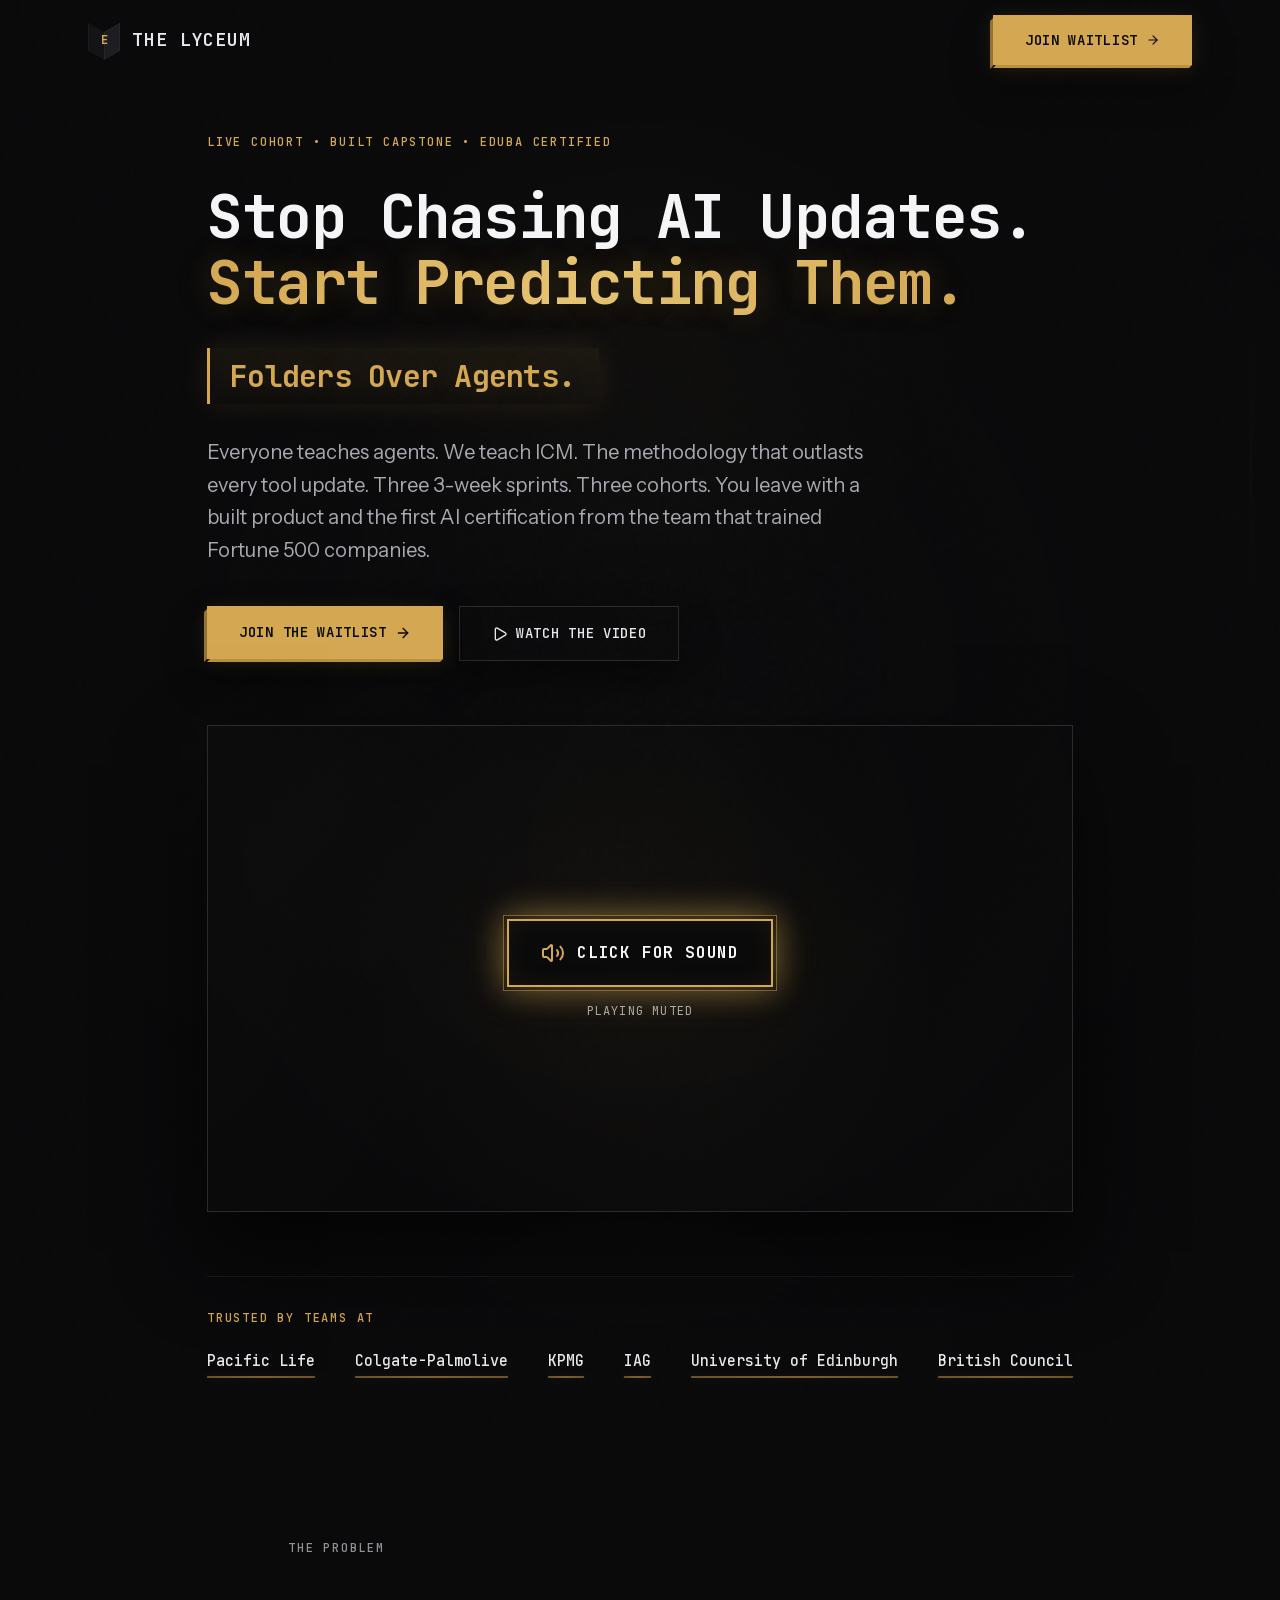
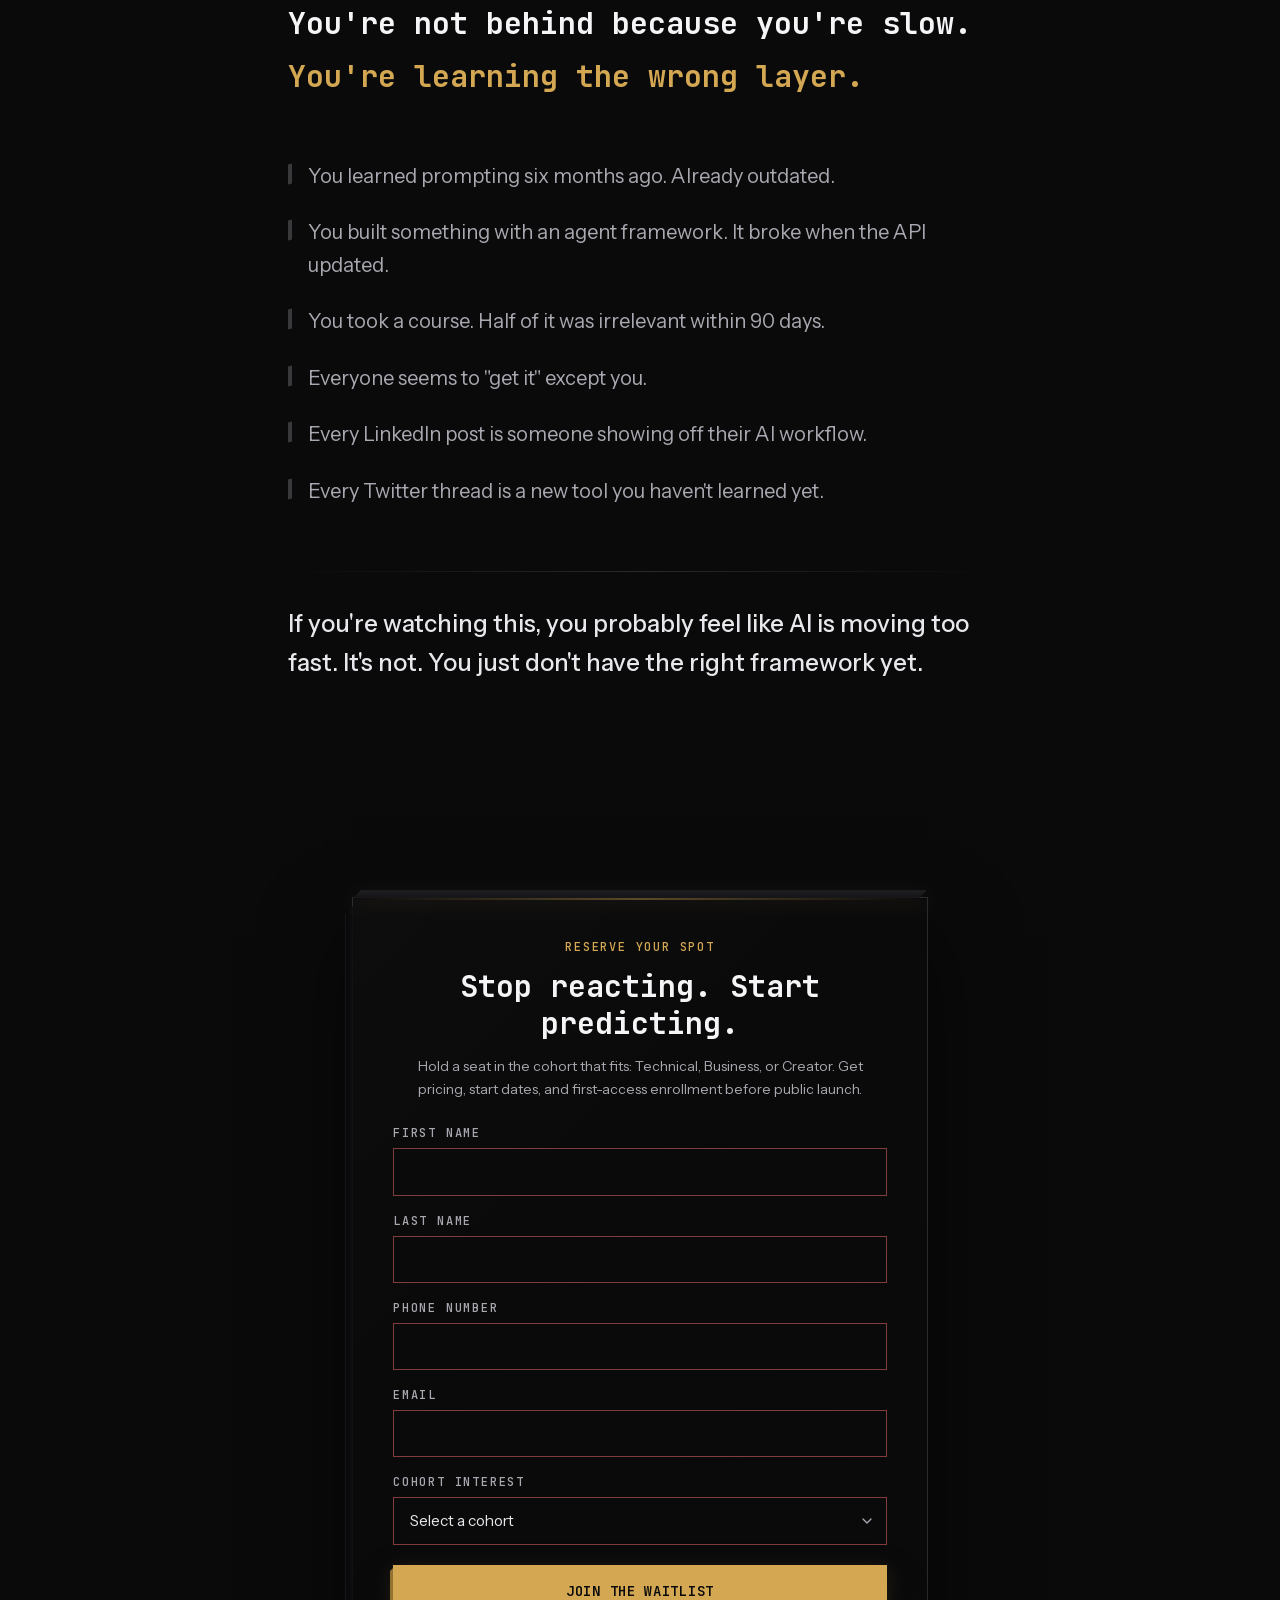
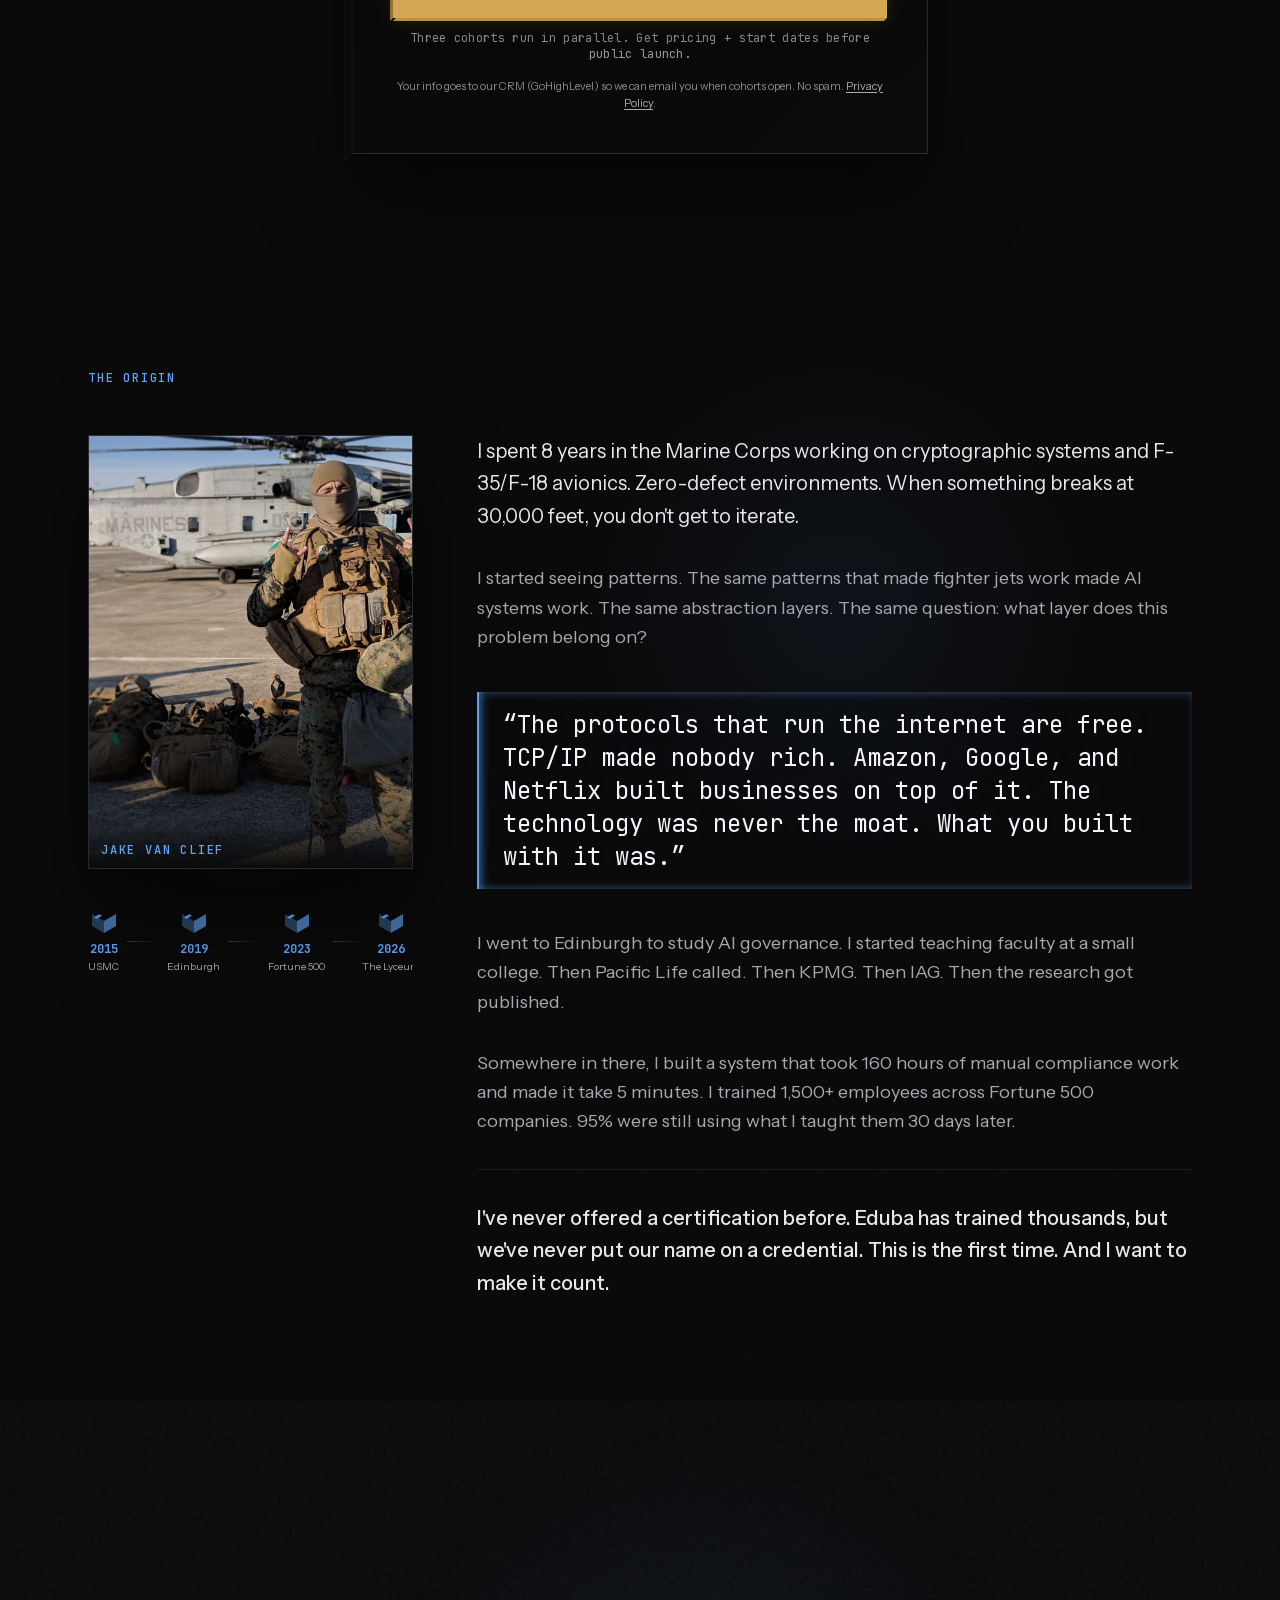
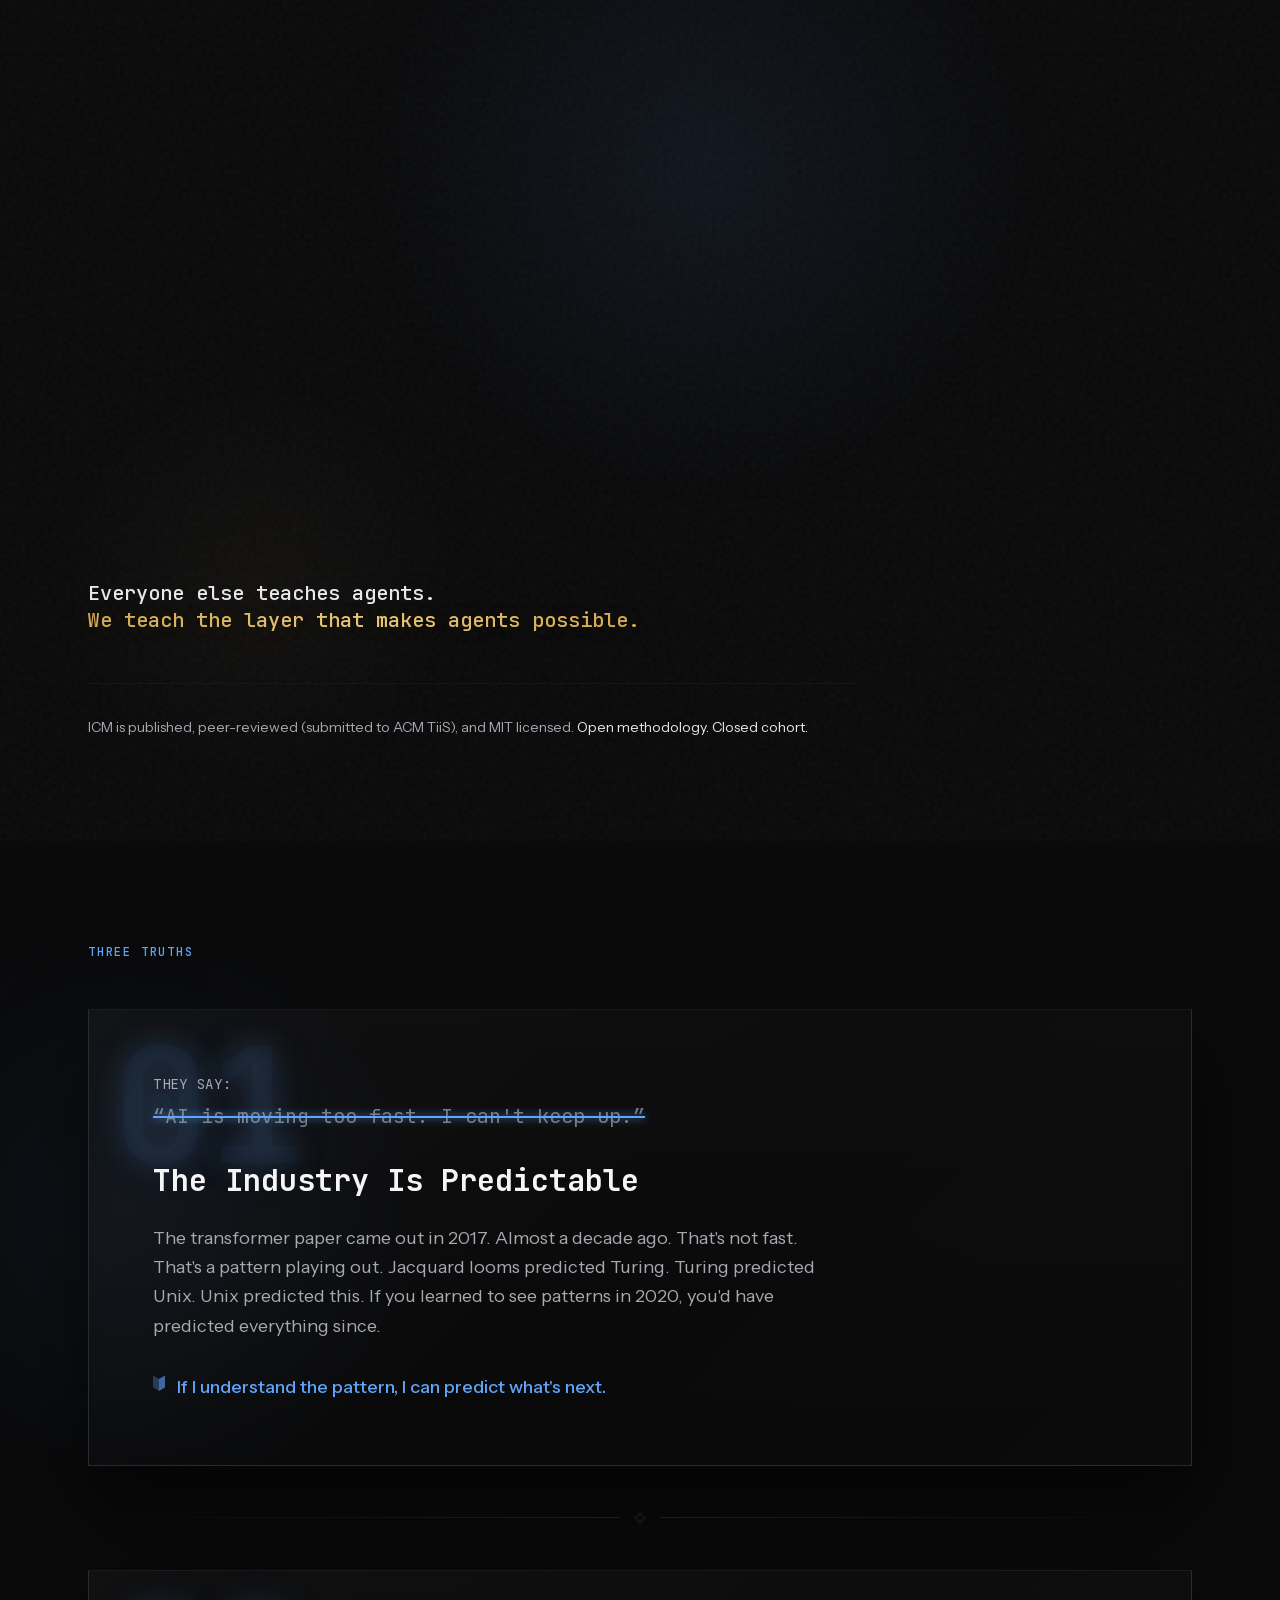
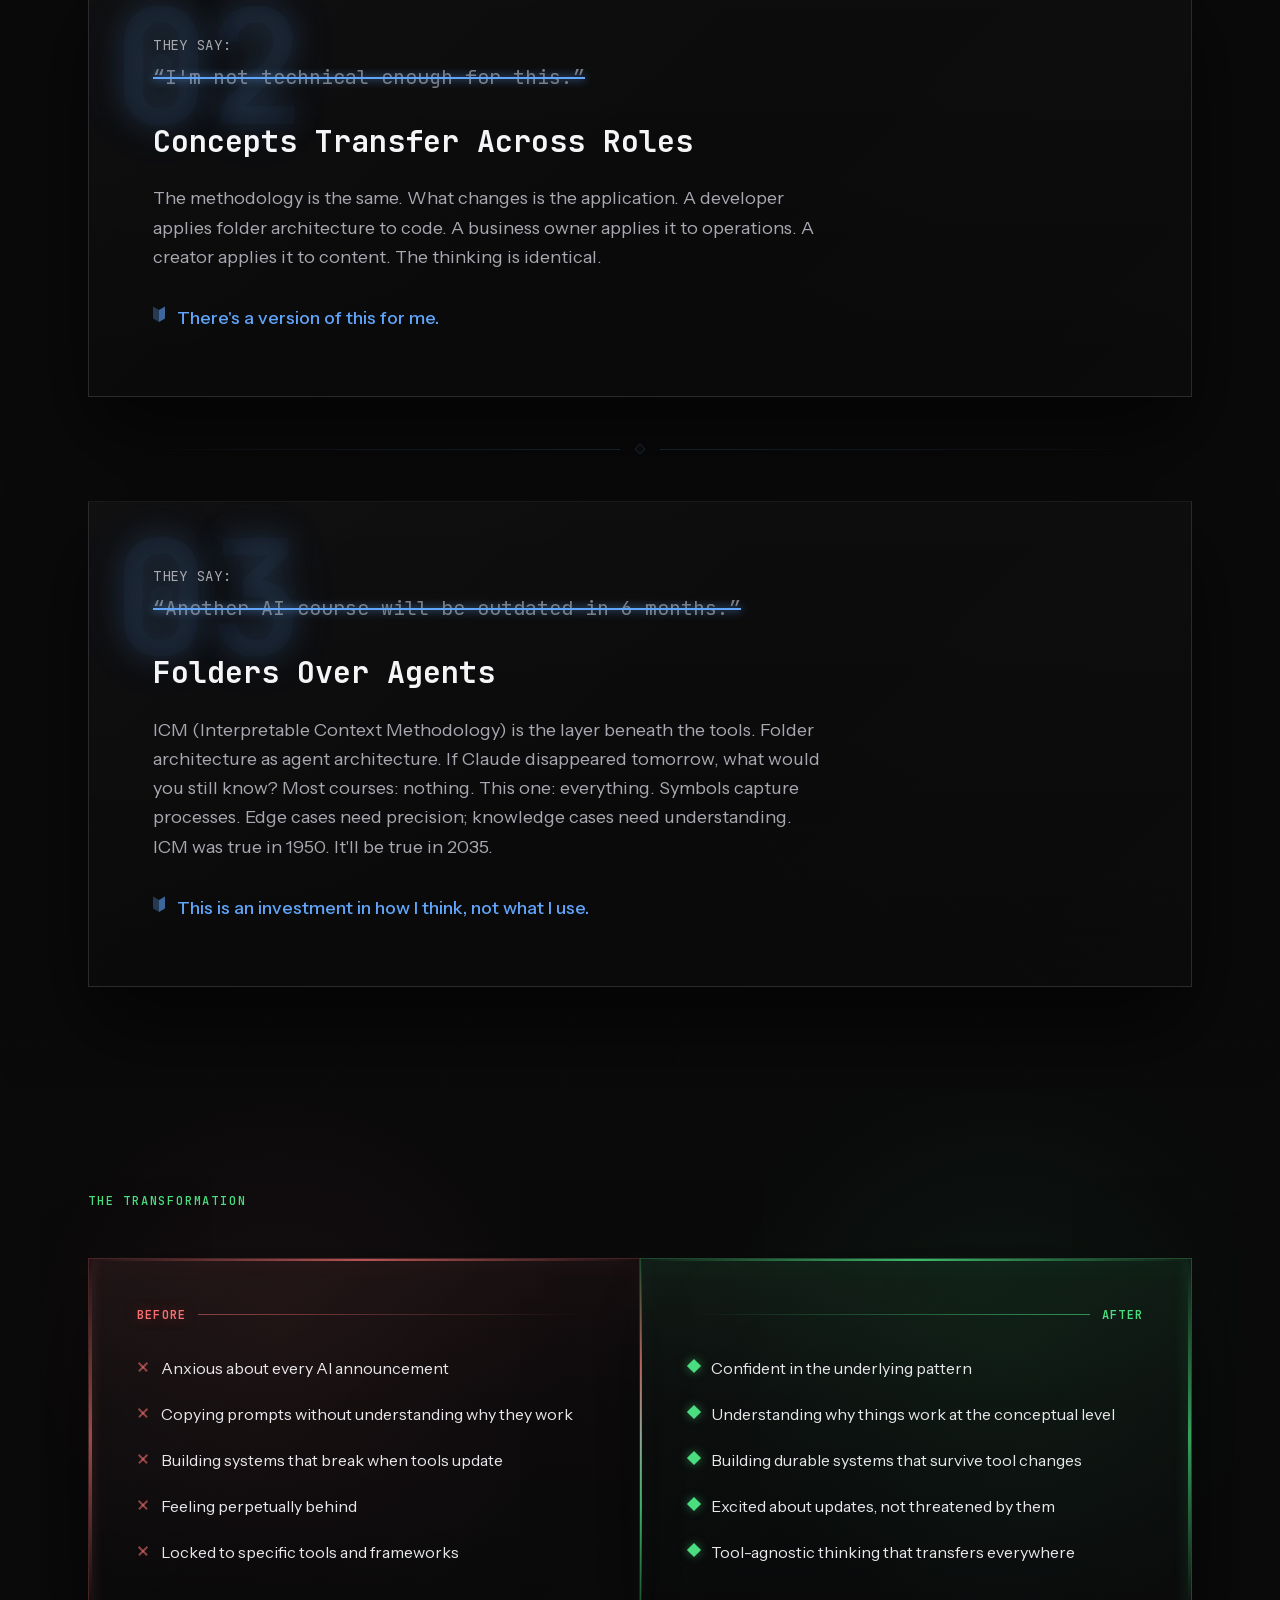
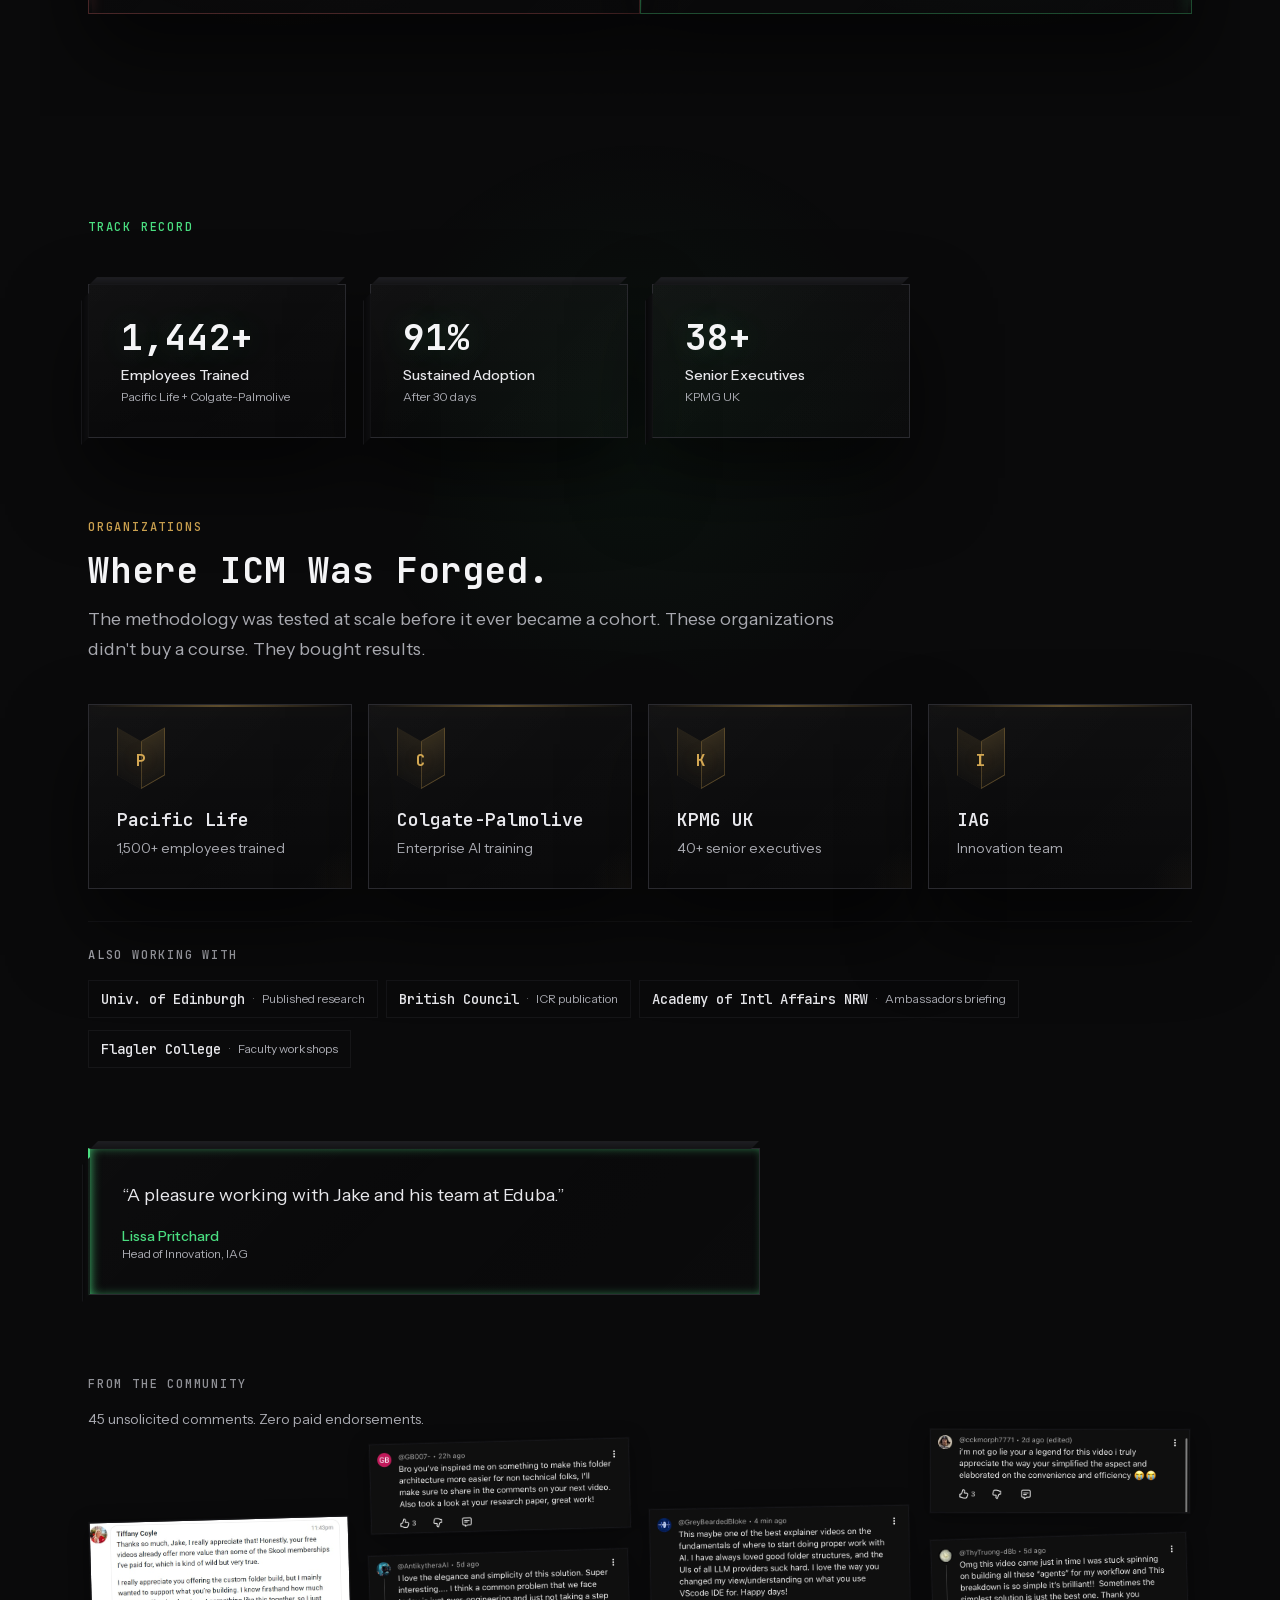
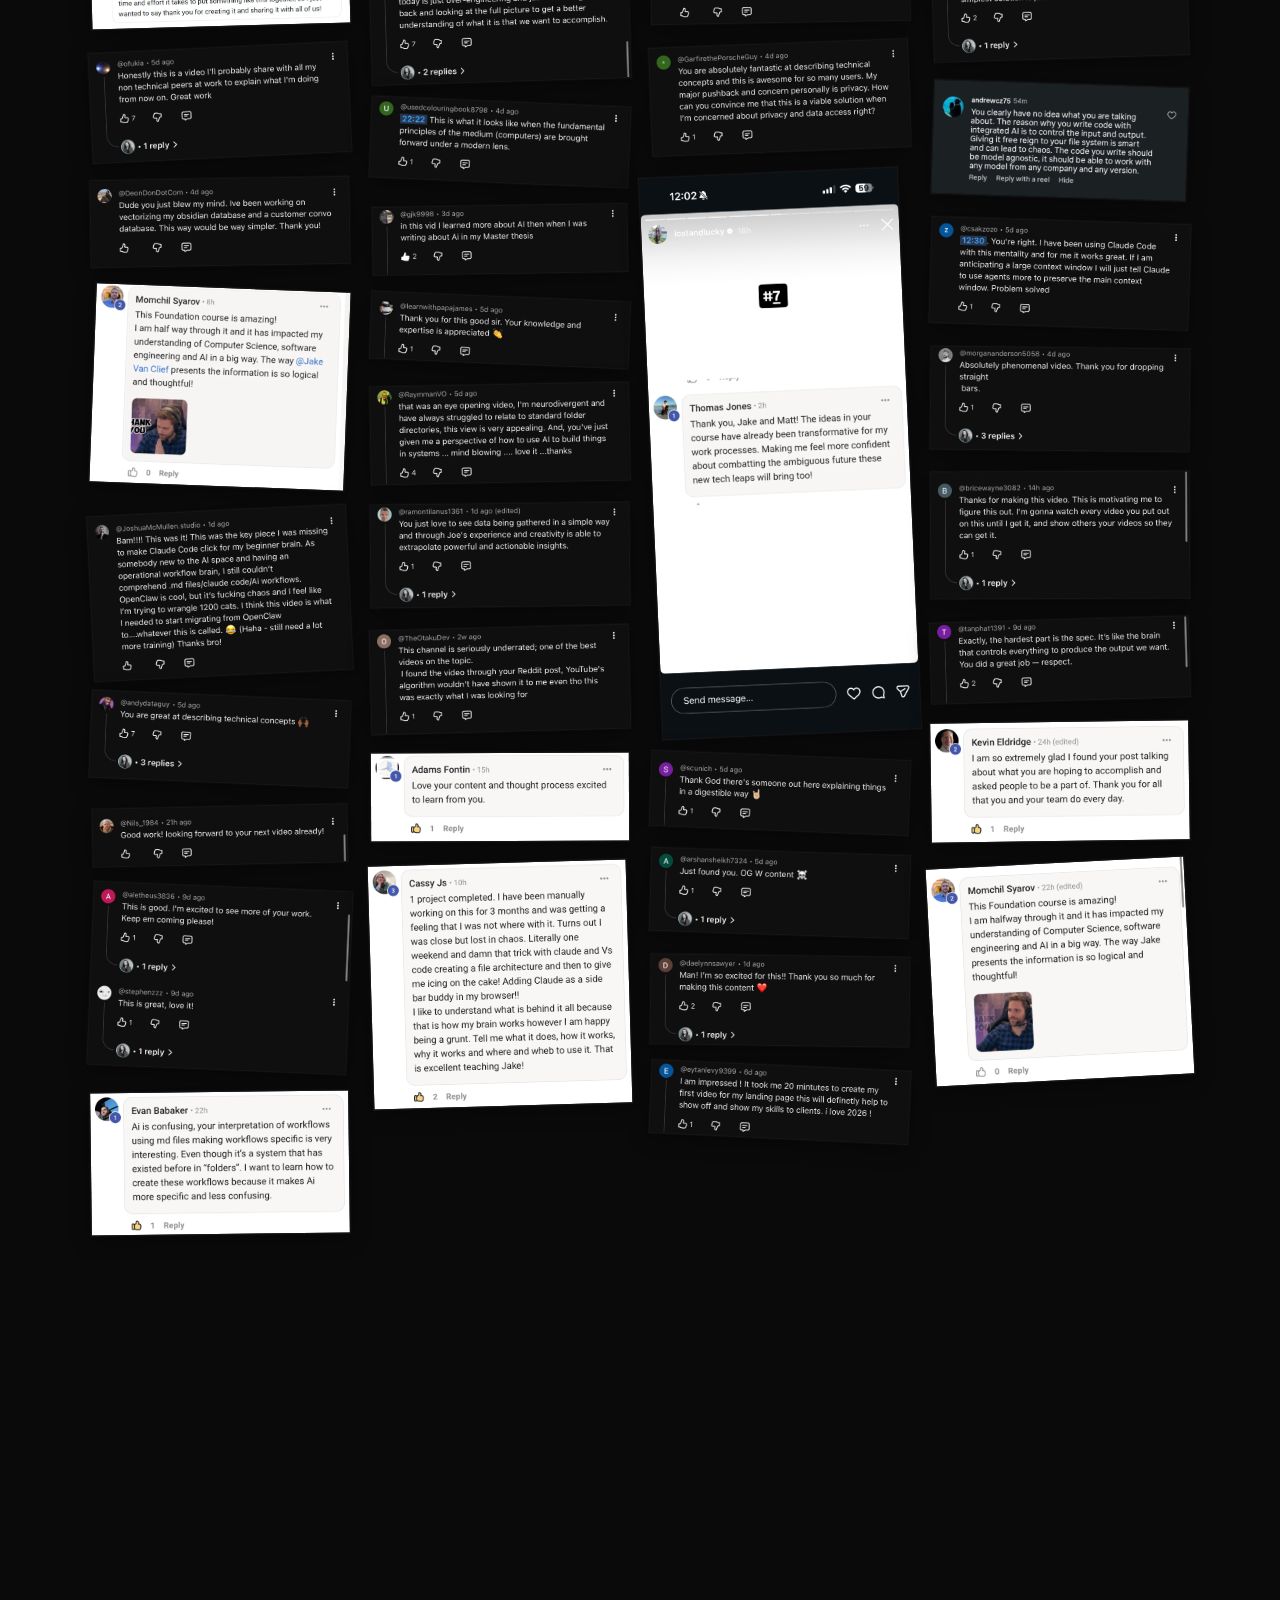
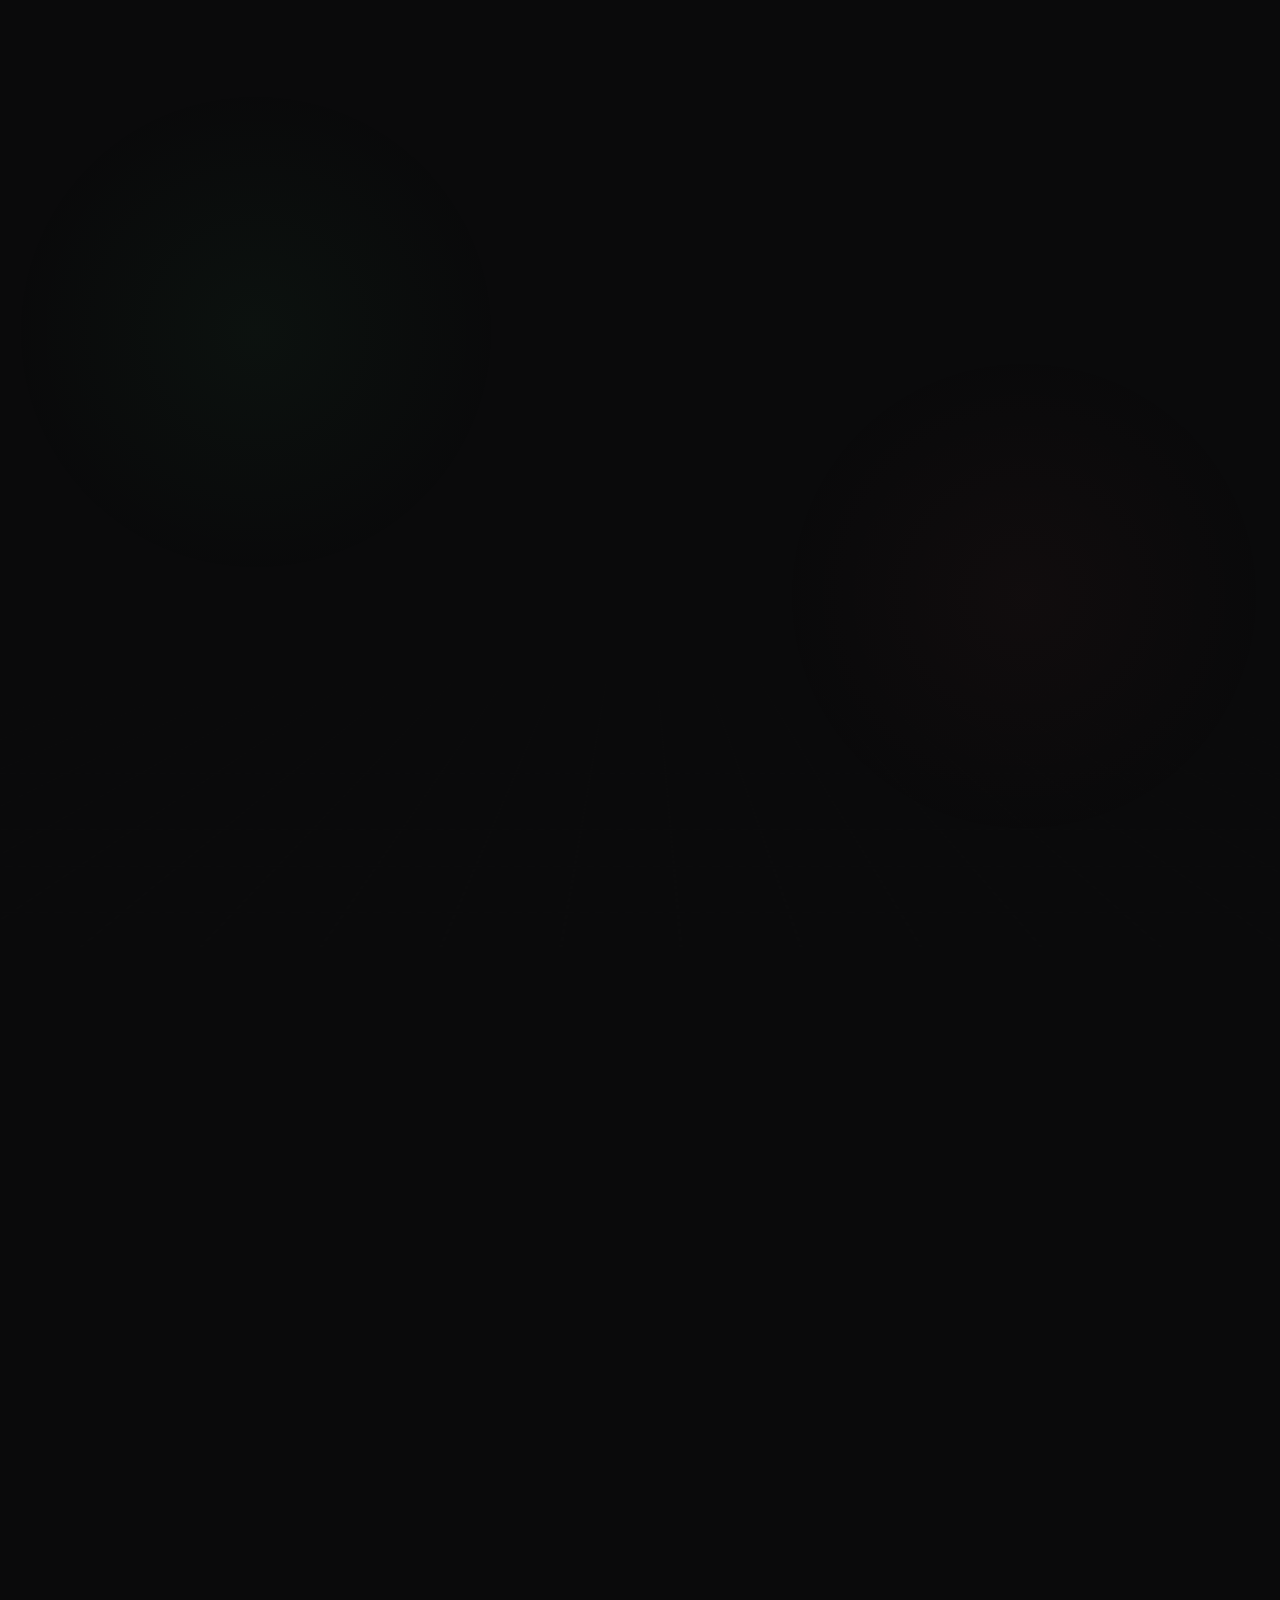
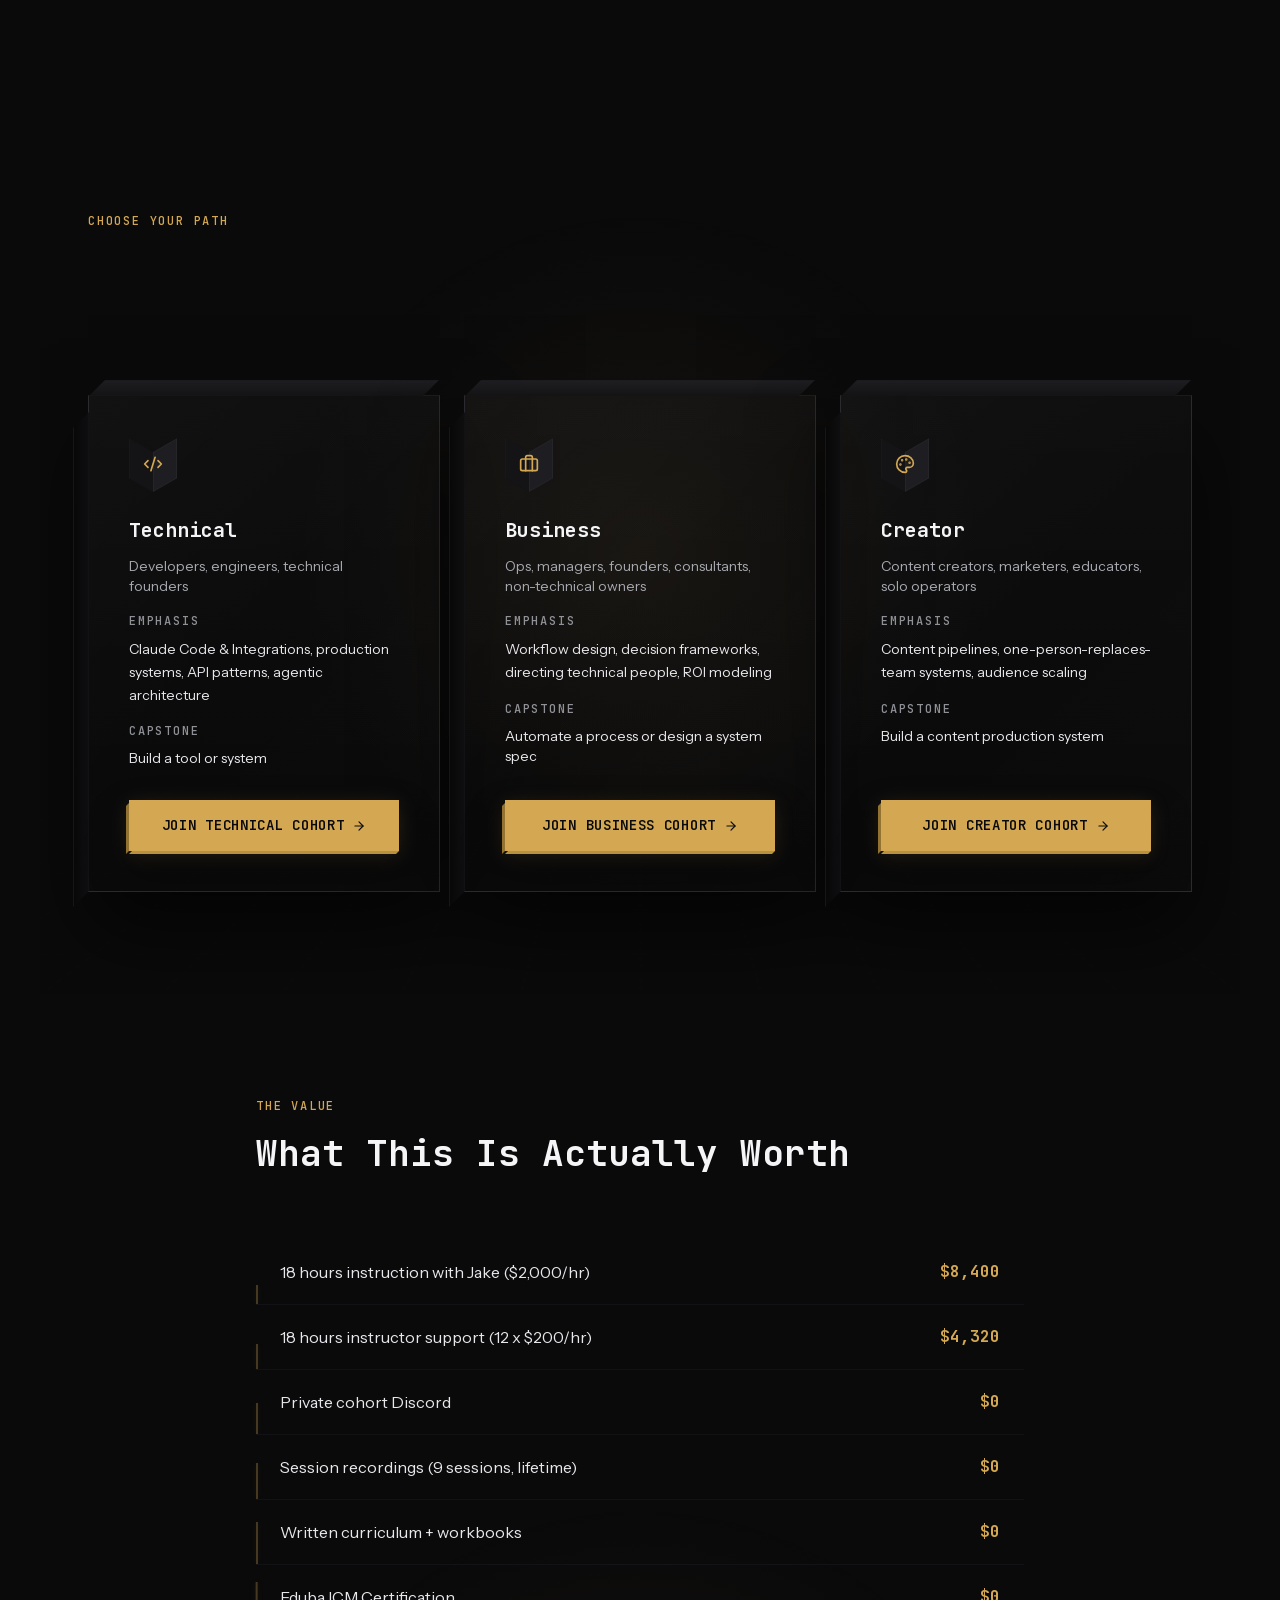
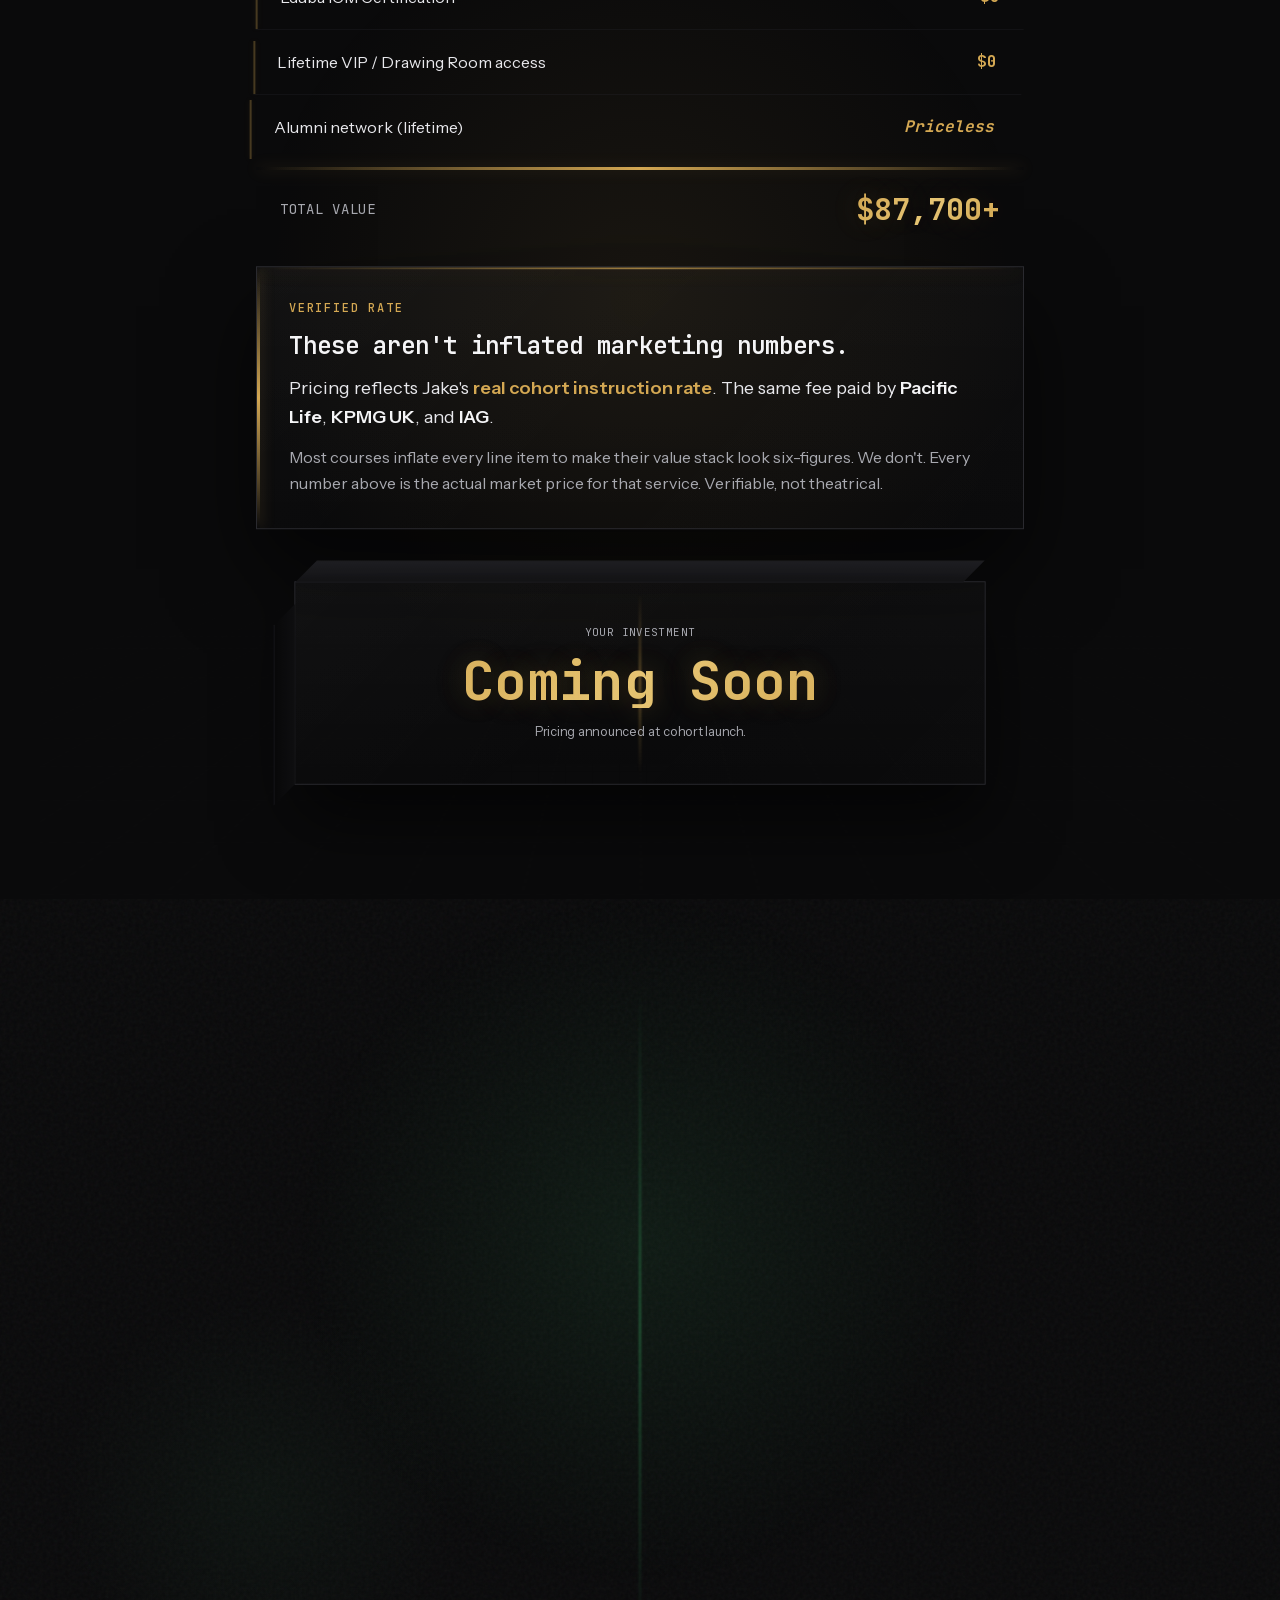
<file: index.html>
<!DOCTYPE html><!--fJ_gajN_KoXoDbSpkD23X--><html lang="en" class="dark"><head><meta charSet="utf-8"/><meta name="viewport" content="width=device-width, initial-scale=1"/><link rel="preload" href="/_next/static/media/051742360c26797e-s.p.102b7f24.woff2" as="font" crossorigin="" type="font/woff2"/><link rel="preload" href="/_next/static/media/f06bf9da926bae75-s.p.c68a79fb.woff2" as="font" crossorigin="" type="font/woff2"/><link rel="preload" as="image" href="/jake-origin.jpg"/><link rel="stylesheet" href="/_next/static/chunks/b5e8070ac18a15f6.css" data-precedence="next"/><link rel="preload" as="script" fetchPriority="low" href="/_next/static/chunks/12aae8bd91c83eb6.js"/><script src="/_next/static/chunks/806bdb8e4a6a9b95.js" async=""></script><script src="/_next/static/chunks/aee6c7720838f8a2.js" async=""></script><script src="/_next/static/chunks/d1e380e53588e373.js" async=""></script><script src="/_next/static/chunks/turbopack-fdefb78ad8261d2e.js" async=""></script><script src="/_next/static/chunks/b2a10bf07d443453.js" async=""></script><script src="/_next/static/chunks/960e7d95127a749b.js" async=""></script><script src="/_next/static/chunks/ff1a16fafef87110.js" async=""></script><script src="/_next/static/chunks/d2be314c3ece3fbe.js" async=""></script><script src="/_next/static/chunks/5f1e1a1193685b92.js" async=""></script><script src="/_next/static/chunks/799eba69b044dc6b.js" async=""></script><meta name="next-size-adjust" content=""/><title>The Lyceum | Eduba ICM Certification</title><meta name="description" content="Folders Over Agents. ICM (Interpretable Context Methodology) is the layer underneath. The first AI certification from the team that trained Fortune 500 companies."/><meta property="og:title" content="The Lyceum | Eduba ICM Certification"/><meta property="og:description" content="Folders Over Agents. ICM is the methodology that outlasts every tool update. Three 3-week sprints. Three cohorts. Built for the team behind Pacific Life, KPMG UK, and IAG."/><meta property="og:type" content="website"/><meta name="twitter:card" content="summary"/><meta name="twitter:title" content="The Lyceum | Eduba ICM Certification"/><meta name="twitter:description" content="Folders Over Agents. ICM is the methodology that outlasts every tool update. Three 3-week sprints. Three cohorts. Built for the team behind Pacific Life, KPMG UK, and IAG."/><link rel="icon" href="/favicon.ico?favicon.0b3bf435.ico" sizes="256x256" type="image/x-icon"/><script type="application/ld+json">{"@context":"https://schema.org","@graph":[{"@type":"Organization","@id":"https://lyceum.eduba.io/#organization","name":"Eduba","legalName":"Van Clief Media","alternateName":"Van Clief Media d/b/a Eduba","url":"https://lyceum.eduba.io/","email":"lyceum@eduba.io","description":"Eduba operates The Lyceum, an AI certification program teaching ICM (Interpretable Context Methodology). Prior enterprise clients include Pacific Life, KPMG UK, IAG, Colgate-Palmolive, the University of Edinburgh, and the British Council.","founder":{"@type":"Person","name":"Jake Van Clief"},"sameAs":["https://www.youtube.com/@JEVanClief","https://www.skool.com/cliefnotes","https://www.instagram.com/lostandlucky/"]},{"@type":"WebSite","@id":"https://lyceum.eduba.io/#website","url":"https://lyceum.eduba.io/","name":"The Lyceum","description":"Waitlist landing page for The Lyceum AI certification program.","publisher":{"@id":"https://lyceum.eduba.io/#organization"},"inLanguage":"en-US"}]}</script><script src="/_next/static/chunks/a6dad97d9634a72d.js" noModule=""></script></head><body class="jetbrains_mono_ab5902a4-module__TIR3ba__variable instrument_sans_dedbd5f1-module__uNHJfW__variable antialiased"><div hidden=""><!--$--><!--/$--></div><nav class="fixed top-0 left-0 right-0 z-50" style="background-color:rgba(10, 10, 11, 0);backdrop-filter:blur(0px)"><div class="absolute bottom-0 left-0 right-0 h-px" style="background:linear-gradient(90deg, transparent, rgba(212,168,83,0.15), transparent);opacity:0"></div><div class="absolute bottom-0 left-0 right-0 h-px" style="background:linear-gradient(90deg, transparent 20%, var(--slate-border) 50%, transparent 80%);opacity:0"></div><div class="section-container flex items-center justify-between h-16 md:h-20"><a href="#" class="flex items-center gap-3 group"><div class="relative w-8 h-10"><div class="w-4 h-7 bg-slate-mid absolute bottom-0 left-4 group-hover:bg-ember/20 transition-colors duration-300" style="transform:skewY(-30deg);transform-origin:top left;border:1px solid rgba(255,255,255,0.04)"></div><div class="w-4 h-7 bg-slate-dark absolute bottom-0 left-0 group-hover:bg-ember/10 transition-colors duration-300" style="transform:skewY(30deg);transform-origin:top right;border-left:1px solid rgba(255,255,255,0.03)"></div><div class="absolute inset-0 flex items-center justify-center z-10"><span class="font-[family-name:var(--font-jetbrains)] text-xs font-bold text-ember">E</span></div></div><span class="font-[family-name:var(--font-jetbrains)] text-base md:text-lg font-semibold tracking-wider text-chalk hidden sm:block">THE LYCEUM</span></a><button type="button" class="btn-gold text-xs py-2.5 px-5 flex items-center gap-2">Join Waitlist<svg xmlns="http://www.w3.org/2000/svg" width="24" height="24" viewBox="0 0 24 24" fill="none" stroke="currentColor" stroke-width="2" stroke-linecap="round" stroke-linejoin="round" class="lucide lucide-arrow-right w-3.5 h-3.5" aria-hidden="true"><path d="M5 12h14"></path><path d="m12 5 7 7-7 7"></path></svg></button></div></nav><main><section class="relative min-h-screen flex flex-col justify-center overflow-hidden noise-overlay energy-ember"><div class="absolute inset-0 pointer-events-none z-0" aria-hidden="true" style="opacity:0.4"><svg width="100%" height="100%" xmlns="http://www.w3.org/2000/svg" class="absolute inset-0" style="transform:perspective(800px) rotateX(60deg) scale(2);transform-origin:center bottom;mask-image:linear-gradient(to top, rgba(0,0,0,0.6) 0%, rgba(0,0,0,0) 80%);-webkit-mask-image:linear-gradient(to top, rgba(0,0,0,0.6) 0%, rgba(0,0,0,0) 80%)"><defs><pattern id="grid-iso-60" width="60" height="60" patternUnits="userSpaceOnUse"><path d="M 60 0 L 0 0 0 60" fill="none" stroke="rgba(212, 168, 83, 0.15)" stroke-width="0.5" stroke-dasharray="4 4"></path></pattern></defs><rect width="100%" height="100%" fill="url(#grid-iso-60)"></rect></svg></div><div class="absolute pointer-events-none " aria-hidden="true" style="top:20%;left:50%;width:700px;height:700px;opacity:1;background:radial-gradient(ellipse at center, rgba(212, 168, 83, 0.10) 0%, transparent 70%);transform:translate(-50%, -50%);animation:orbPulse 8s ease-in-out infinite;--orb-opacity:1"></div><div class="absolute pointer-events-none " aria-hidden="true" style="top:60%;left:20%;width:400px;height:400px;opacity:1;background:radial-gradient(ellipse at center, rgba(212, 168, 83, 0.05) 0%, transparent 70%);transform:translate(-50%, -50%);--orb-opacity:1"></div><div class="absolute right-[-60px] top-[15%] hidden lg:block z-0 opacity-40"><div class="relative " aria-hidden="true" style="width:180px;height:500px"><div class="absolute inset-0 monolith" style="background:linear-gradient(180deg, rgba(22,22,25,1) 0%, rgba(14,14,16,1) 100%)"></div><div class="absolute top-[10%] left-1/2 w-[2px] h-[80%] z-10" style="background:linear-gradient(to bottom, transparent, var(--ember), transparent);box-shadow:0 0 20px var(--ember), 0 0 50px var(--ember);opacity:0.6;filter:blur(1px)"></div><div class="absolute top-[5%] left-1/2 -translate-x-1/2 w-[40px] h-[90%] z-[5]" style="background:linear-gradient(to bottom, transparent 5%, var(--ember) 50%, transparent 95%);opacity:0.04;filter:blur(20px)"></div></div></div><div class="absolute inset-0 bg-[radial-gradient(ellipse_at_center,_rgba(10,10,11,0.4)_0%,_rgba(10,10,11,0.9)_60%)] z-[2]"></div><div class="relative z-10 section-container pt-28 md:pt-32 pb-16"><div class="mb-8" style="opacity:0"><span class="label-mono text-ember">LIVE COHORT • BUILT CAPSTONE • EDUBA CERTIFIED</span></div><h1 class="font-[family-name:var(--font-jetbrains)] text-3xl sm:text-4xl md:text-5xl lg:text-6xl font-bold leading-[1.1] tracking-tight text-white-soft max-w-4xl mb-8"><span class="" aria-label="Stop Chasing AI Updates."><span aria-hidden="true" style="opacity:0">S</span><span aria-hidden="true" style="opacity:0">t</span><span aria-hidden="true" style="opacity:0">o</span><span aria-hidden="true" style="opacity:0">p</span><span aria-hidden="true" style="opacity:0"> </span><span aria-hidden="true" style="opacity:0">C</span><span aria-hidden="true" style="opacity:0">h</span><span aria-hidden="true" style="opacity:0">a</span><span aria-hidden="true" style="opacity:0">s</span><span aria-hidden="true" style="opacity:0">i</span><span aria-hidden="true" style="opacity:0">n</span><span aria-hidden="true" style="opacity:0">g</span><span aria-hidden="true" style="opacity:0"> </span><span aria-hidden="true" style="opacity:0">A</span><span aria-hidden="true" style="opacity:0">I</span><span aria-hidden="true" style="opacity:0"> </span><span aria-hidden="true" style="opacity:0">U</span><span aria-hidden="true" style="opacity:0">p</span><span aria-hidden="true" style="opacity:0">d</span><span aria-hidden="true" style="opacity:0">a</span><span aria-hidden="true" style="opacity:0">t</span><span aria-hidden="true" style="opacity:0">e</span><span aria-hidden="true" style="opacity:0">s</span><span aria-hidden="true" style="opacity:0">.</span></span><br/><span class="text-gradient-ember text-glow-ember"><span class="" aria-label="Start Predicting Them."><span aria-hidden="true" style="opacity:0">S</span><span aria-hidden="true" style="opacity:0">t</span><span aria-hidden="true" style="opacity:0">a</span><span aria-hidden="true" style="opacity:0">r</span><span aria-hidden="true" style="opacity:0">t</span><span aria-hidden="true" style="opacity:0"> </span><span aria-hidden="true" style="opacity:0">P</span><span aria-hidden="true" style="opacity:0">r</span><span aria-hidden="true" style="opacity:0">e</span><span aria-hidden="true" style="opacity:0">d</span><span aria-hidden="true" style="opacity:0">i</span><span aria-hidden="true" style="opacity:0">c</span><span aria-hidden="true" style="opacity:0">t</span><span aria-hidden="true" style="opacity:0">i</span><span aria-hidden="true" style="opacity:0">n</span><span aria-hidden="true" style="opacity:0">g</span><span aria-hidden="true" style="opacity:0"> </span><span aria-hidden="true" style="opacity:0">T</span><span aria-hidden="true" style="opacity:0">h</span><span aria-hidden="true" style="opacity:0">e</span><span aria-hidden="true" style="opacity:0">m</span><span aria-hidden="true" style="opacity:0">.</span></span></span></h1><div class="relative inline-block mb-8" style="opacity:0;transform:translateX(-20px)"><div class="relative pl-5 pr-6 py-2.5" style="background:linear-gradient(180deg, rgba(212,168,83,0.07) 0%, rgba(212,168,83,0.02) 100%);border-left:3px solid var(--ember);box-shadow:0 0 30px rgba(212,168,83,0.12)"><p class="font-[family-name:var(--font-jetbrains)] text-xl sm:text-2xl md:text-3xl font-bold tracking-tight text-glow-ember" style="color:var(--ember)">Folders Over Agents.</p></div></div><p class="text-stone text-lg md:text-xl max-w-2xl mb-10 leading-relaxed" style="opacity:0;transform:translateY(10px)">Everyone teaches agents. We teach ICM. The methodology that outlasts every tool update. Three 3-week sprints. Three cohorts. You leave with a built product and the first AI certification from the team that trained Fortune 500 companies.</p><div class="flex flex-col sm:flex-row items-start gap-4 mb-16"><button type="button" class="btn-gold flex items-center gap-2" style="opacity:0;transform:translateY(20px)">Join the Waitlist<svg xmlns="http://www.w3.org/2000/svg" width="24" height="24" viewBox="0 0 24 24" fill="none" stroke="currentColor" stroke-width="2" stroke-linecap="round" stroke-linejoin="round" class="lucide lucide-arrow-right w-4 h-4" aria-hidden="true"><path d="M5 12h14"></path><path d="m12 5 7 7-7 7"></path></svg></button><a href="#vsl" class="btn-ghost flex items-center gap-2" style="opacity:0;transform:translateY(20px)"><svg xmlns="http://www.w3.org/2000/svg" width="24" height="24" viewBox="0 0 24 24" fill="none" stroke="currentColor" stroke-width="2" stroke-linecap="round" stroke-linejoin="round" class="lucide lucide-play w-4 h-4" aria-hidden="true"><path d="M5 5a2 2 0 0 1 3.008-1.728l11.997 6.998a2 2 0 0 1 .003 3.458l-12 7A2 2 0 0 1 5 19z"></path></svg>Watch the Video</a></div><div id="vsl" class="relative max-w-4xl" style="opacity:0;transform:translateY(30px)"><div class="relative aspect-video monolith overflow-hidden"><div id="lyceum-vsl-player" class="absolute inset-0 w-full h-full"></div><div role="button" aria-label="Click anywhere for sound" class="absolute inset-0 z-10 flex flex-col items-center justify-center cursor-pointer pointer-events-none" style="background:radial-gradient(ellipse at center, rgba(10,10,11,0.15) 0%, rgba(10,10,11,0.55) 100%)"><div class="relative px-7 md:px-8 py-4 md:py-5 bg-obsidian/85 border-2 border-ember backdrop-blur-sm" style="box-shadow:0 0 40px rgba(212,168,83,0.45), inset 0 0 24px rgba(212,168,83,0.08)"><div class="absolute inset-[-6px] border border-ember/50 animate-pulse pointer-events-none" style="box-shadow:0 0 30px rgba(212,168,83,0.25)"></div><div class="relative flex items-center gap-3"><svg xmlns="http://www.w3.org/2000/svg" width="24" height="24" viewBox="0 0 24 24" fill="none" stroke="currentColor" stroke-width="2" stroke-linecap="round" stroke-linejoin="round" class="lucide lucide-volume2 lucide-volume-2 w-5 h-5 md:w-6 md:h-6 text-ember" aria-hidden="true"><path d="M11 4.702a.705.705 0 0 0-1.203-.498L6.413 7.587A1.4 1.4 0 0 1 5.416 8H3a1 1 0 0 0-1 1v6a1 1 0 0 0 1 1h2.416a1.4 1.4 0 0 1 .997.413l3.383 3.384A.705.705 0 0 0 11 19.298z"></path><path d="M16 9a5 5 0 0 1 0 6"></path><path d="M19.364 18.364a9 9 0 0 0 0-12.728"></path></svg><span class="font-[family-name:var(--font-jetbrains)] text-sm md:text-base uppercase tracking-wider font-bold text-white-soft">Click for Sound</span></div></div><p class="mt-4 text-stone text-[10px] md:text-xs font-[family-name:var(--font-jetbrains)] uppercase tracking-widest">Playing muted</p></div></div><div class="absolute pointer-events-none -z-10" aria-hidden="true" style="top:50%;left:50%;width:600px;height:600px;opacity:1;background:radial-gradient(ellipse at center, rgba(212, 168, 83, 0.06) 0%, transparent 70%);transform:translate(-50%, -50%);--orb-opacity:1"></div></div><div class="mt-16 pt-8 border-t border-slate-border/50" style="opacity:0"><p class="label-mono text-ember text-[10px] mb-6">Trusted by teams at</p><div class="flex flex-wrap items-center gap-x-10 gap-y-5"><span class="group font-[family-name:var(--font-jetbrains)] text-sm md:text-[15px] font-medium text-chalk hover:text-white-soft transition-colors duration-200 cursor-default relative">Pacific Life<span class="absolute bottom-[-5px] left-0 right-0 h-[2px] transition-all duration-300 group-hover:h-[3px]" style="transform:skewX(-20deg);background:linear-gradient(90deg, var(--ember-dim), var(--ember), var(--ember-dim));box-shadow:0 0 8px rgba(212, 168, 83, 0.25);opacity:0.55"></span></span><span class="group font-[family-name:var(--font-jetbrains)] text-sm md:text-[15px] font-medium text-chalk hover:text-white-soft transition-colors duration-200 cursor-default relative">Colgate-Palmolive<span class="absolute bottom-[-5px] left-0 right-0 h-[2px] transition-all duration-300 group-hover:h-[3px]" style="transform:skewX(-20deg);background:linear-gradient(90deg, var(--ember-dim), var(--ember), var(--ember-dim));box-shadow:0 0 8px rgba(212, 168, 83, 0.25);opacity:0.55"></span></span><span class="group font-[family-name:var(--font-jetbrains)] text-sm md:text-[15px] font-medium text-chalk hover:text-white-soft transition-colors duration-200 cursor-default relative">KPMG<span class="absolute bottom-[-5px] left-0 right-0 h-[2px] transition-all duration-300 group-hover:h-[3px]" style="transform:skewX(-20deg);background:linear-gradient(90deg, var(--ember-dim), var(--ember), var(--ember-dim));box-shadow:0 0 8px rgba(212, 168, 83, 0.25);opacity:0.55"></span></span><span class="group font-[family-name:var(--font-jetbrains)] text-sm md:text-[15px] font-medium text-chalk hover:text-white-soft transition-colors duration-200 cursor-default relative">IAG<span class="absolute bottom-[-5px] left-0 right-0 h-[2px] transition-all duration-300 group-hover:h-[3px]" style="transform:skewX(-20deg);background:linear-gradient(90deg, var(--ember-dim), var(--ember), var(--ember-dim));box-shadow:0 0 8px rgba(212, 168, 83, 0.25);opacity:0.55"></span></span><span class="group font-[family-name:var(--font-jetbrains)] text-sm md:text-[15px] font-medium text-chalk hover:text-white-soft transition-colors duration-200 cursor-default relative">University of Edinburgh<span class="absolute bottom-[-5px] left-0 right-0 h-[2px] transition-all duration-300 group-hover:h-[3px]" style="transform:skewX(-20deg);background:linear-gradient(90deg, var(--ember-dim), var(--ember), var(--ember-dim));box-shadow:0 0 8px rgba(212, 168, 83, 0.25);opacity:0.55"></span></span><span class="group font-[family-name:var(--font-jetbrains)] text-sm md:text-[15px] font-medium text-chalk hover:text-white-soft transition-colors duration-200 cursor-default relative">British Council<span class="absolute bottom-[-5px] left-0 right-0 h-[2px] transition-all duration-300 group-hover:h-[3px]" style="transform:skewX(-20deg);background:linear-gradient(90deg, var(--ember-dim), var(--ember), var(--ember-dim));box-shadow:0 0 8px rgba(212, 168, 83, 0.25);opacity:0.55"></span></span></div></div></div></section><section class="py-[var(--section-padding)] section-narrow relative energy-none" style="opacity:0;transform:translateY(40px)"><div class="absolute inset-0 pointer-events-none z-0" aria-hidden="true" style="opacity:0.15"><svg width="100%" height="100%" xmlns="http://www.w3.org/2000/svg" class="absolute inset-0" style="mask-image:radial-gradient(ellipse at center, rgba(0,0,0,0.4) 0%, rgba(0,0,0,0) 70%);-webkit-mask-image:radial-gradient(ellipse at center, rgba(0,0,0,0.4) 0%, rgba(0,0,0,0) 70%)"><defs><pattern id="grid-flat-60" width="60" height="60" patternUnits="userSpaceOnUse"><path d="M 60 0 L 0 0 0 60" fill="none" stroke="rgba(42, 42, 47, 0.25)" stroke-width="0.5" stroke-dasharray="4 4"></path></pattern></defs><rect width="100%" height="100%" fill="url(#grid-flat-60)"></rect></svg></div><div class="relative z-10"><span class="label-mono text-stone/85 mb-12 block">The Problem</span><h2 class="font-[family-name:var(--font-jetbrains)] text-2xl md:text-3xl font-bold text-white-soft mb-4 leading-tight" style="opacity:0;transform:translateY(20px)">You&#x27;re not behind because you&#x27;re slow.</h2><p class="font-[family-name:var(--font-jetbrains)] text-2xl md:text-3xl font-bold text-ember mb-16 leading-tight" style="opacity:0;transform:translateY(20px)">You&#x27;re learning the wrong layer.</p><div class="space-y-6"><div class="flex items-start gap-4" style="opacity:0;transform:translateX(-16px)"><div class="w-1 h-5 bg-stone/30 mt-1 shrink-0" style="transform:skewY(-15deg)"></div><p class="text-stone text-lg md:text-xl leading-relaxed">You learned prompting six months ago. Already outdated.</p></div><div class="flex items-start gap-4" style="opacity:0;transform:translateX(-16px)"><div class="w-1 h-5 bg-stone/30 mt-1 shrink-0" style="transform:skewY(-15deg)"></div><p class="text-stone text-lg md:text-xl leading-relaxed">You built something with an agent framework. It broke when the API updated.</p></div><div class="flex items-start gap-4" style="opacity:0;transform:translateX(-16px)"><div class="w-1 h-5 bg-stone/30 mt-1 shrink-0" style="transform:skewY(-15deg)"></div><p class="text-stone text-lg md:text-xl leading-relaxed">You took a course. Half of it was irrelevant within 90 days.</p></div><div class="flex items-start gap-4" style="opacity:0;transform:translateX(-16px)"><div class="w-1 h-5 bg-stone/30 mt-1 shrink-0" style="transform:skewY(-15deg)"></div><p class="text-stone text-lg md:text-xl leading-relaxed">Everyone seems to &quot;get it&quot; except you.</p></div><div class="flex items-start gap-4" style="opacity:0;transform:translateX(-16px)"><div class="w-1 h-5 bg-stone/30 mt-1 shrink-0" style="transform:skewY(-15deg)"></div><p class="text-stone text-lg md:text-xl leading-relaxed">Every LinkedIn post is someone showing off their AI workflow.</p></div><div class="flex items-start gap-4" style="opacity:0;transform:translateX(-16px)"><div class="w-1 h-5 bg-stone/30 mt-1 shrink-0" style="transform:skewY(-15deg)"></div><p class="text-stone text-lg md:text-xl leading-relaxed">Every Twitter thread is a new tool you haven&#x27;t learned yet.</p></div></div><div class="h-px bg-gradient-to-r from-transparent via-slate-border to-transparent mt-16 mb-8 origin-left" style="transform:scaleX(0)"></div><p class="text-chalk text-xl md:text-2xl font-medium leading-relaxed" style="opacity:0">If you&#x27;re watching this, you probably feel like AI is moving too fast. It&#x27;s not. You just don&#x27;t have the right framework yet.</p></div></section><section class="relative py-20 md:py-28 px-6 energy-ember"><div class="relative z-10 max-w-xl mx-auto"><div class="relative monolith monolith-sm p-6 md:p-10 overflow-visible" style="opacity:0;transform:translateY(24px)"><div class="absolute top-0 left-0 right-0 h-[2px]" style="background:linear-gradient(90deg, transparent, var(--ember), transparent);box-shadow:0 0 20px var(--ember);opacity:0.4"></div><div class="text-center mb-6"><span class="label-mono text-ember text-[10px] block mb-3">Reserve Your Spot</span><h3 class="font-[family-name:var(--font-jetbrains)] text-2xl md:text-3xl font-bold text-white-soft leading-tight mb-3">Stop reacting. Start predicting.</h3><p class="text-stone text-sm leading-relaxed">Hold a seat in the cohort that fits: Technical, Business, or Creator. Get pricing, start dates, and first-access enrollment before public launch.</p></div><form class="space-y-3" noValidate=""><div class="grid grid-cols-1 gap-3 md:gap-4"><label class="block"><span class="label-mono text-stone text-[10px] mb-1.5 block">First Name</span><input type="text" autoComplete="given-name" required="" class="waitlist-input" value=""/></label><label class="block"><span class="label-mono text-stone text-[10px] mb-1.5 block">Last Name</span><input type="text" autoComplete="family-name" required="" class="waitlist-input" value=""/></label><label class="block"><span class="label-mono text-stone text-[10px] mb-1.5 block">Phone Number</span><input type="tel" autoComplete="tel" required="" class="waitlist-input" value=""/></label><label class="block"><span class="label-mono text-stone text-[10px] mb-1.5 block">Email</span><input type="email" autoComplete="email" required="" class="waitlist-input" value=""/></label><label class="block"><span class="label-mono text-stone text-[10px] mb-1.5 block">Cohort Interest</span><div class="relative"><select required="" class="waitlist-input appearance-none pr-10"><option value="" disabled="" selected="">Select a cohort</option><option value="Technical">Technical</option><option value="Business">Business</option><option value="Creator">Creator</option></select><svg xmlns="http://www.w3.org/2000/svg" width="24" height="24" viewBox="0 0 24 24" fill="none" stroke="currentColor" stroke-width="2" stroke-linecap="round" stroke-linejoin="round" class="lucide lucide-chevron-down absolute right-3 top-1/2 -translate-y-1/2 w-4 h-4 text-stone pointer-events-none" aria-hidden="true"><path d="m6 9 6 6 6-6"></path></svg></div></label></div><button type="submit" class="btn-gold w-full justify-center py-3 mt-2 disabled:opacity-50 disabled:cursor-not-allowed">Join the Waitlist</button><p class="text-stone text-[11px] md:text-xs text-center font-[family-name:var(--font-jetbrains)] tracking-wide">Three cohorts run in parallel. Get pricing + start dates before public launch.</p><p class="text-stone/80 text-[10px] md:text-[11px] text-center leading-relaxed pt-1">Your info goes to our CRM (GoHighLevel) so we can email you when cohorts open. No spam.<!-- --> <a href="/privacy" class="text-stone hover:text-chalk underline underline-offset-2 transition-colors">Privacy Policy</a>.</p></form></div></div></section><section class="py-[var(--section-padding)] section-container relative energy-arc" style="opacity:0;transform:translateY(40px)"><div class="absolute pointer-events-none " aria-hidden="true" style="top:30%;right:-100px;width:500px;height:500px;opacity:1;background:radial-gradient(ellipse at center, rgba(96, 165, 250, 0.06) 0%, transparent 70%);transform:translate(-50%, -50%);animation:orbPulse 8s ease-in-out infinite;--orb-opacity:1"></div><div class="absolute inset-0 pointer-events-none z-0" aria-hidden="true" style="opacity:0.2"><svg width="100%" height="100%" xmlns="http://www.w3.org/2000/svg" class="absolute inset-0" style="transform:perspective(800px) rotateX(60deg) scale(2);transform-origin:center bottom;mask-image:linear-gradient(to top, rgba(0,0,0,0.6) 0%, rgba(0,0,0,0) 80%);-webkit-mask-image:linear-gradient(to top, rgba(0,0,0,0.6) 0%, rgba(0,0,0,0) 80%)"><defs><pattern id="grid-iso-60" width="60" height="60" patternUnits="userSpaceOnUse"><path d="M 60 0 L 0 0 0 60" fill="none" stroke="rgba(96, 165, 250, 0.12)" stroke-width="0.5" stroke-dasharray="4 4"></path></pattern></defs><rect width="100%" height="100%" fill="url(#grid-iso-60)"></rect></svg></div><div class="relative z-10"><span class="label-mono text-arc mb-12 block">The Origin</span><div class="grid grid-cols-1 lg:grid-cols-12 gap-12 lg:gap-16"><div class="lg:col-span-4"><div class="relative mb-10" style="opacity:0;transform:scale(0.95)"><div class="aspect-[3/4] monolith monolith-sm overflow-hidden relative"><img src="/jake-origin.jpg" alt="Jake Van Clief. Marines, before AI." class="absolute inset-0 w-full h-full object-cover" style="object-position:center 25%;filter:saturate(0.85) contrast(1.05)"/><div class="absolute inset-0 pointer-events-none bg-gradient-to-t from-obsidian/70 via-transparent to-obsidian/20"></div><div class="absolute inset-0 pointer-events-none mix-blend-overlay" style="background:linear-gradient(180deg, rgba(96,165,250,0.05) 0%, transparent 60%)"></div><div class="absolute bottom-0 left-0 right-0 px-3 py-2 bg-gradient-to-t from-obsidian/95 to-transparent"><span class="label-mono text-arc text-[9px] tracking-widest">Jake Van Clief</span></div></div><div class="absolute -inset-6 bg-[radial-gradient(ellipse,_rgba(96,165,250,0.08)_0%,_transparent_70%)] -z-10"></div></div><div class="flex items-center gap-0 overflow-x-auto"><div class="flex items-center" style="opacity:0;transform:translateY(10px)"><div class="text-center shrink-0"><div class="relative w-6 h-6 mx-auto mb-2"><div class="w-3 h-3 bg-arc/60 absolute bottom-0 left-3" style="transform:skewY(-30deg);transform-origin:top left"></div><div class="w-3 h-3 bg-arc/30 absolute bottom-0 left-0" style="transform:skewY(30deg);transform-origin:top right"></div><div class="w-[6px] h-[3px] bg-arc/80 absolute top-[6px] left-[3px]" style="transform:rotate(-45deg) skew(15deg, 15deg)"></div></div><p class="font-[family-name:var(--font-jetbrains)] text-xs font-bold text-arc">2015</p><p class="text-[10px] text-stone mt-0.5">USMC</p></div><div class="w-8 h-px mx-2 shrink-0" style="background:linear-gradient(90deg, var(--arc), transparent);opacity:0.3"></div></div><div class="flex items-center" style="opacity:0;transform:translateY(10px)"><div class="text-center shrink-0"><div class="relative w-6 h-6 mx-auto mb-2"><div class="w-3 h-3 bg-arc/60 absolute bottom-0 left-3" style="transform:skewY(-30deg);transform-origin:top left"></div><div class="w-3 h-3 bg-arc/30 absolute bottom-0 left-0" style="transform:skewY(30deg);transform-origin:top right"></div><div class="w-[6px] h-[3px] bg-arc/80 absolute top-[6px] left-[3px]" style="transform:rotate(-45deg) skew(15deg, 15deg)"></div></div><p class="font-[family-name:var(--font-jetbrains)] text-xs font-bold text-arc">2019</p><p class="text-[10px] text-stone mt-0.5">Edinburgh</p></div><div class="w-8 h-px mx-2 shrink-0" style="background:linear-gradient(90deg, var(--arc), transparent);opacity:0.3"></div></div><div class="flex items-center" style="opacity:0;transform:translateY(10px)"><div class="text-center shrink-0"><div class="relative w-6 h-6 mx-auto mb-2"><div class="w-3 h-3 bg-arc/60 absolute bottom-0 left-3" style="transform:skewY(-30deg);transform-origin:top left"></div><div class="w-3 h-3 bg-arc/30 absolute bottom-0 left-0" style="transform:skewY(30deg);transform-origin:top right"></div><div class="w-[6px] h-[3px] bg-arc/80 absolute top-[6px] left-[3px]" style="transform:rotate(-45deg) skew(15deg, 15deg)"></div></div><p class="font-[family-name:var(--font-jetbrains)] text-xs font-bold text-arc">2023</p><p class="text-[10px] text-stone mt-0.5">Fortune 500</p></div><div class="w-8 h-px mx-2 shrink-0" style="background:linear-gradient(90deg, var(--arc), transparent);opacity:0.3"></div></div><div class="flex items-center" style="opacity:0;transform:translateY(10px)"><div class="text-center shrink-0"><div class="relative w-6 h-6 mx-auto mb-2"><div class="w-3 h-3 bg-arc/60 absolute bottom-0 left-3" style="transform:skewY(-30deg);transform-origin:top left"></div><div class="w-3 h-3 bg-arc/30 absolute bottom-0 left-0" style="transform:skewY(30deg);transform-origin:top right"></div><div class="w-[6px] h-[3px] bg-arc/80 absolute top-[6px] left-[3px]" style="transform:rotate(-45deg) skew(15deg, 15deg)"></div></div><p class="font-[family-name:var(--font-jetbrains)] text-xs font-bold text-arc">2026</p><p class="text-[10px] text-stone mt-0.5">The Lyceum</p></div></div></div></div><div class="lg:col-span-8 space-y-8"><p class="text-chalk text-lg md:text-xl leading-relaxed" style="opacity:0;transform:translateY(16px)">I spent 8 years in the Marine Corps working on cryptographic systems and F-35/F-18 avionics. Zero-defect environments. When something breaks at 30,000 feet, you don&#x27;t get to iterate.</p><p class="text-stone text-lg leading-relaxed" style="opacity:0;transform:translateY(16px)">I started seeing patterns. The same patterns that made fighter jets work made AI systems work. The same abstraction layers. The same question: what layer does this problem belong on?</p><blockquote class="glow-bar-left pl-6 py-4 my-10" style="--section-energy:var(--arc);opacity:0;transform:translateX(-20px)"><p class="font-[family-name:var(--font-jetbrains)] text-xl md:text-2xl text-white-soft leading-snug text-glow-arc">“The protocols that run the internet are free. TCP/IP made nobody rich. Amazon, Google, and Netflix built businesses on top of it. The technology was never the moat. What you built with it was.”</p></blockquote><p class="text-stone text-lg leading-relaxed" style="opacity:0;transform:translateY(16px)">I went to Edinburgh to study AI governance. I started teaching faculty at a small college. Then Pacific Life called. Then KPMG. Then IAG. Then the research got published.</p><p class="text-stone text-lg leading-relaxed" style="opacity:0;transform:translateY(16px)">Somewhere in there, I built a system that took 160 hours of manual compliance work and made it take 5 minutes. I trained 1,500+ employees across Fortune 500 companies. 95% were still using what I taught them 30 days later.</p><div class="pt-8 border-t border-slate-border/50" style="opacity:0"><p class="text-chalk text-xl leading-relaxed font-medium">I&#x27;ve never offered a certification before. Eduba has trained thousands, but we&#x27;ve never put our name on a credential. This is the first time. And I want to make it count.</p></div></div></div></div></section><section class="py-[var(--section-padding)] relative energy-arc overflow-hidden noise-overlay"><div class="absolute inset-0 pointer-events-none z-0" aria-hidden="true" style="opacity:0.22"><svg width="100%" height="100%" xmlns="http://www.w3.org/2000/svg" class="absolute inset-0" style="transform:perspective(800px) rotateX(60deg) scale(2);transform-origin:center bottom;mask-image:linear-gradient(to top, rgba(0,0,0,0.6) 0%, rgba(0,0,0,0) 80%);-webkit-mask-image:linear-gradient(to top, rgba(0,0,0,0.6) 0%, rgba(0,0,0,0) 80%)"><defs><pattern id="grid-iso-60" width="60" height="60" patternUnits="userSpaceOnUse"><path d="M 60 0 L 0 0 0 60" fill="none" stroke="rgba(96, 165, 250, 0.10)" stroke-width="0.5" stroke-dasharray="4 4"></path></pattern></defs><rect width="100%" height="100%" fill="url(#grid-iso-60)"></rect></svg></div><div class="absolute pointer-events-none " aria-hidden="true" style="top:35%;left:55%;width:700px;height:700px;opacity:1;background:radial-gradient(ellipse at center, rgba(96, 165, 250, 0.08) 0%, transparent 70%);transform:translate(-50%, -50%);animation:orbPulse 8s ease-in-out infinite;--orb-opacity:1"></div><div class="absolute pointer-events-none " aria-hidden="true" style="top:75%;left:20%;width:400px;height:400px;opacity:1;background:radial-gradient(ellipse at center, rgba(212, 168, 83, 0.04) 0%, transparent 70%);transform:translate(-50%, -50%);--orb-opacity:1"></div><div class="section-container relative z-10"><span class="label-mono text-arc mb-6 block" style="opacity:0">The Wedge</span><h2 class="font-[family-name:var(--font-jetbrains)] text-4xl md:text-5xl lg:text-6xl font-bold text-white-soft leading-[1.05] tracking-tight mb-4 max-w-4xl" style="opacity:0;transform:translateY(20px)">Folders Over <span class="text-gradient-ember text-glow-ember">Agents.</span></h2><p class="font-[family-name:var(--font-jetbrains)] text-lg md:text-xl text-stone mb-16 max-w-2xl" style="opacity:0;transform:translateY(16px)">Everyone is teaching the wrong layer.</p><div class="grid grid-cols-1 lg:grid-cols-12 gap-12 lg:gap-16 items-start"><div class="lg:col-span-7 space-y-6"><p class="text-chalk text-base md:text-lg leading-relaxed" style="opacity:0;transform:translateY(12px)">Every AI course right now is selling agents. Frameworks, multi-agent systems, agentic workflows, the orchestration library of the month. It looks like progress. It isn&#x27;t.</p><p class="text-stone text-base md:text-lg leading-relaxed" style="opacity:0;transform:translateY(12px)">Agents are the surface. They break when the API updates. They break when the model changes. They break when the framework deprecates. You learn one, it&#x27;s outdated in 90 days, you start over.</p><div class="glow-bar-left pl-6 py-3 my-2" style="--section-energy:var(--arc);opacity:0;transform:translateY(12px)"><p class="text-white-soft text-base md:text-lg leading-relaxed"><span class="text-arc font-semibold">ICM is the layer underneath.</span> <!-- -->Interpretable Context Methodology. Folder architecture as agent architecture. Five layers from identity down to working artifacts. Built once, survives every tool change after.</p></div><p class="text-stone text-base md:text-lg leading-relaxed" style="opacity:0;transform:translateY(12px)">When Claude updated, ICM systems kept working. When GPT-5 dropped, ICM systems kept working. When the next model lands, ICM systems will keep working.</p><p class="font-[family-name:var(--font-jetbrains)] text-lg md:text-xl text-chalk font-medium leading-snug pt-2" style="opacity:0;transform:translateY(12px)">Everyone else teaches agents.<br/><span class="text-gradient-ember text-glow-ember">We teach the layer that makes agents possible.</span></p></div><div class="lg:col-span-5"><div class="relative monolith monolith-sm p-6 md:p-8 overflow-visible" style="opacity:0;transform:scale(0.95)"><div class="absolute inset-0 bg-gradient-to-b from-white/[0.02] to-transparent pointer-events-none"></div><div class="relative z-10"><div class="mb-6 pb-5 border-b border-slate-border/50 relative"><span class="label-mono text-stone/85 text-[9px] block mb-2">Surface (everyone&#x27;s teaching this)</span><div class="flex items-baseline gap-3"><div class="flex-1 h-8 bg-slate-mid/50 border border-slate-border/40 flex items-center px-3"><span class="font-[family-name:var(--font-jetbrains)] text-stone text-sm">Agents</span></div><span class="text-stone/80 text-xs font-[family-name:var(--font-jetbrains)]">break with each release</span></div></div><span class="label-mono text-arc text-[9px] block mb-3">ICM. The layer underneath</span><div class="space-y-2"><div class="flex items-center gap-3" style="opacity:0;transform:translateX(-10px)"><span class="font-[family-name:var(--font-jetbrains)] text-arc/70 text-[10px] w-4 text-right">L<!-- -->1</span><div class="flex-1 h-9 flex items-center px-3 relative overflow-hidden" style="background:linear-gradient(90deg, rgba(96,165,250,0.05) 0%, rgba(96,165,250,0.02) 100%);border:1px solid rgba(96,165,250,0.15)"><span class="font-[family-name:var(--font-jetbrains)] text-chalk text-sm font-medium">Identity</span><span class="absolute right-0 top-0 bottom-0 w-1" style="background:var(--arc);opacity:0.15;box-shadow:0 0 8px rgba(96,165,250,0.2)"></span></div></div><div class="flex items-center gap-3" style="opacity:0;transform:translateX(-10px)"><span class="font-[family-name:var(--font-jetbrains)] text-arc/70 text-[10px] w-4 text-right">L<!-- -->2</span><div class="flex-1 h-9 flex items-center px-3 relative overflow-hidden" style="background:linear-gradient(90deg, rgba(96,165,250,0.07500000000000001) 0%, rgba(96,165,250,0.035) 100%);border:1px solid rgba(96,165,250,0.19)"><span class="font-[family-name:var(--font-jetbrains)] text-chalk text-sm font-medium">Domain Knowledge</span><span class="absolute right-0 top-0 bottom-0 w-1" style="background:var(--arc);opacity:0.22999999999999998;box-shadow:0 0 8px rgba(96,165,250,0.25)"></span></div></div><div class="flex items-center gap-3" style="opacity:0;transform:translateX(-10px)"><span class="font-[family-name:var(--font-jetbrains)] text-arc/70 text-[10px] w-4 text-right">L<!-- -->3</span><div class="flex-1 h-9 flex items-center px-3 relative overflow-hidden" style="background:linear-gradient(90deg, rgba(96,165,250,0.1) 0%, rgba(96,165,250,0.05) 100%);border:1px solid rgba(96,165,250,0.22999999999999998)"><span class="font-[family-name:var(--font-jetbrains)] text-chalk text-sm font-medium">Decision Frameworks</span><span class="absolute right-0 top-0 bottom-0 w-1" style="background:var(--arc);opacity:0.31;box-shadow:0 0 8px rgba(96,165,250,0.30000000000000004)"></span></div></div><div class="flex items-center gap-3" style="opacity:0;transform:translateX(-10px)"><span class="font-[family-name:var(--font-jetbrains)] text-arc/70 text-[10px] w-4 text-right">L<!-- -->4</span><div class="flex-1 h-9 flex items-center px-3 relative overflow-hidden" style="background:linear-gradient(90deg, rgba(96,165,250,0.125) 0%, rgba(96,165,250,0.065) 100%);border:1px solid rgba(96,165,250,0.27)"><span class="font-[family-name:var(--font-jetbrains)] text-chalk text-sm font-medium">Workflow Patterns</span><span class="absolute right-0 top-0 bottom-0 w-1" style="background:var(--arc);opacity:0.39;box-shadow:0 0 8px rgba(96,165,250,0.35000000000000003)"></span></div></div><div class="flex items-center gap-3" style="opacity:0;transform:translateX(-10px)"><span class="font-[family-name:var(--font-jetbrains)] text-arc/70 text-[10px] w-4 text-right">L<!-- -->5</span><div class="flex-1 h-9 flex items-center px-3 relative overflow-hidden" style="background:linear-gradient(90deg, rgba(96,165,250,0.15000000000000002) 0%, rgba(96,165,250,0.08) 100%);border:1px solid rgba(96,165,250,0.31)"><span class="font-[family-name:var(--font-jetbrains)] text-chalk text-sm font-medium">Working Artifacts</span><span class="absolute right-0 top-0 bottom-0 w-1" style="background:var(--arc);opacity:0.47;box-shadow:0 0 8px rgba(96,165,250,0.4)"></span></div></div></div><p class="text-stone text-xs mt-5 font-[family-name:var(--font-jetbrains)] leading-relaxed">Five layers. Built once. Survives every tool change after.</p></div></div></div></div><p class="text-stone text-xs md:text-sm leading-relaxed mt-12 pt-8 border-t border-slate-border/30 max-w-3xl" style="opacity:0">ICM is published, peer-reviewed (submitted to ACM TiiS), and MIT licensed. <span class="text-chalk">Open methodology. Closed cohort.</span></p></div></section><section class="py-[var(--section-padding)] relative energy-arc overflow-hidden"><div class="absolute inset-0 pointer-events-none z-0" aria-hidden="true" style="opacity:0.25"><svg width="100%" height="100%" xmlns="http://www.w3.org/2000/svg" class="absolute inset-0" style="transform:perspective(800px) rotateX(60deg) scale(2);transform-origin:center bottom;mask-image:linear-gradient(to top, rgba(0,0,0,0.6) 0%, rgba(0,0,0,0) 80%);-webkit-mask-image:linear-gradient(to top, rgba(0,0,0,0.6) 0%, rgba(0,0,0,0) 80%)"><defs><pattern id="grid-iso-60" width="60" height="60" patternUnits="userSpaceOnUse"><path d="M 60 0 L 0 0 0 60" fill="none" stroke="rgba(96, 165, 250, 0.10)" stroke-width="0.5" stroke-dasharray="4 4"></path></pattern></defs><rect width="100%" height="100%" fill="url(#grid-iso-60)"></rect></svg></div><div class="absolute pointer-events-none " aria-hidden="true" style="top:20%;left:10%;width:600px;height:600px;opacity:1;background:radial-gradient(ellipse at center, rgba(96, 165, 250, 0.06) 0%, transparent 70%);transform:translate(-50%, -50%);animation:orbPulse 8s ease-in-out infinite;--orb-opacity:1"></div><div class="section-container relative z-10"><span class="label-mono text-arc mb-12 block" style="opacity:0">Three Truths</span><div class="space-y-8"><div class="relative monolith monolith-edge p-8 md:p-12 lg:p-16 overflow-hidden" style="opacity:0;transform:translateY(40px)"><div class="absolute inset-0 bg-gradient-to-b from-white/[0.015] to-transparent pointer-events-none"></div><span class="absolute top-4 left-6 font-[family-name:var(--font-jetbrains)] text-[120px] md:text-[160px] font-bold leading-none select-none pointer-events-none text-glow-arc" style="color:rgba(96, 165, 250, 0.03)">01</span><div class="relative z-10"><p class="font-[family-name:var(--font-jetbrains)] text-sm text-stone mb-2 uppercase tracking-wider">They say:</p><p class="font-[family-name:var(--font-jetbrains)] text-lg md:text-xl text-stone/70 mb-8 relative inline-block animate-strike">“<!-- -->AI is moving too fast. I can&#x27;t keep up.<!-- -->”</p><h3 class="font-[family-name:var(--font-jetbrains)] text-2xl md:text-3xl font-bold text-white-soft mb-6 leading-tight">The Industry Is Predictable</h3><p class="text-stone text-base md:text-lg leading-relaxed max-w-2xl mb-8">The transformer paper came out in 2017. Almost a decade ago. That&#x27;s not fast. That&#x27;s a pattern playing out. Jacquard looms predicted Turing. Turing predicted Unix. Unix predicted this. If you learned to see patterns in 2020, you&#x27;d have predicted everything since.</p><div class="flex items-start gap-3"><div class="mt-1.5 shrink-0"><div class="relative w-3 h-3"><div class="w-1.5 h-3 bg-arc/60 absolute bottom-0 left-1.5" style="transform:skewY(-30deg);transform-origin:top left"></div><div class="w-1.5 h-3 bg-arc/30 absolute bottom-0 left-0" style="transform:skewY(30deg);transform-origin:top right"></div></div></div><p class="text-arc font-medium text-base md:text-lg">If I understand the pattern, I can predict what&#x27;s next.</p></div></div></div><div class="relative flex items-center justify-center py-4 " aria-hidden="true"><div class="h-px flex-1 origin-left" style="background:linear-gradient(90deg, transparent, rgba(96, 165, 250, 0.15));transform:scaleX(0)"></div><div class="w-2 h-2 mx-4 rotate-45 shrink-0 border" style="border-color:rgba(96, 165, 250, 0.15);background:var(--obsidian)"></div><div class="h-px flex-1 origin-right" style="background:linear-gradient(270deg, transparent, rgba(96, 165, 250, 0.15));transform:scaleX(0)"></div></div><div class="relative monolith monolith-edge p-8 md:p-12 lg:p-16 overflow-hidden" style="opacity:0;transform:translateY(40px)"><div class="absolute inset-0 bg-gradient-to-b from-white/[0.015] to-transparent pointer-events-none"></div><span class="absolute top-4 left-6 font-[family-name:var(--font-jetbrains)] text-[120px] md:text-[160px] font-bold leading-none select-none pointer-events-none text-glow-arc" style="color:rgba(96, 165, 250, 0.03)">02</span><div class="relative z-10"><p class="font-[family-name:var(--font-jetbrains)] text-sm text-stone mb-2 uppercase tracking-wider">They say:</p><p class="font-[family-name:var(--font-jetbrains)] text-lg md:text-xl text-stone/70 mb-8 relative inline-block animate-strike">“<!-- -->I&#x27;m not technical enough for this.<!-- -->”</p><h3 class="font-[family-name:var(--font-jetbrains)] text-2xl md:text-3xl font-bold text-white-soft mb-6 leading-tight">Concepts Transfer Across Roles</h3><p class="text-stone text-base md:text-lg leading-relaxed max-w-2xl mb-8">The methodology is the same. What changes is the application. A developer applies folder architecture to code. A business owner applies it to operations. A creator applies it to content. The thinking is identical.</p><div class="flex items-start gap-3"><div class="mt-1.5 shrink-0"><div class="relative w-3 h-3"><div class="w-1.5 h-3 bg-arc/60 absolute bottom-0 left-1.5" style="transform:skewY(-30deg);transform-origin:top left"></div><div class="w-1.5 h-3 bg-arc/30 absolute bottom-0 left-0" style="transform:skewY(30deg);transform-origin:top right"></div></div></div><p class="text-arc font-medium text-base md:text-lg">There&#x27;s a version of this for me.</p></div></div></div><div class="relative flex items-center justify-center py-4 " aria-hidden="true"><div class="h-px flex-1 origin-left" style="background:linear-gradient(90deg, transparent, rgba(96, 165, 250, 0.15));transform:scaleX(0)"></div><div class="w-2 h-2 mx-4 rotate-45 shrink-0 border" style="border-color:rgba(96, 165, 250, 0.15);background:var(--obsidian)"></div><div class="h-px flex-1 origin-right" style="background:linear-gradient(270deg, transparent, rgba(96, 165, 250, 0.15));transform:scaleX(0)"></div></div><div class="relative monolith monolith-edge p-8 md:p-12 lg:p-16 overflow-hidden" style="opacity:0;transform:translateY(40px)"><div class="absolute inset-0 bg-gradient-to-b from-white/[0.015] to-transparent pointer-events-none"></div><span class="absolute top-4 left-6 font-[family-name:var(--font-jetbrains)] text-[120px] md:text-[160px] font-bold leading-none select-none pointer-events-none text-glow-arc" style="color:rgba(96, 165, 250, 0.03)">03</span><div class="relative z-10"><p class="font-[family-name:var(--font-jetbrains)] text-sm text-stone mb-2 uppercase tracking-wider">They say:</p><p class="font-[family-name:var(--font-jetbrains)] text-lg md:text-xl text-stone/70 mb-8 relative inline-block animate-strike">“<!-- -->Another AI course will be outdated in 6 months.<!-- -->”</p><h3 class="font-[family-name:var(--font-jetbrains)] text-2xl md:text-3xl font-bold text-white-soft mb-6 leading-tight">Folders Over Agents</h3><p class="text-stone text-base md:text-lg leading-relaxed max-w-2xl mb-8">ICM (Interpretable Context Methodology) is the layer beneath the tools. Folder architecture as agent architecture. If Claude disappeared tomorrow, what would you still know? Most courses: nothing. This one: everything. Symbols capture processes. Edge cases need precision; knowledge cases need understanding. ICM was true in 1950. It&#x27;ll be true in 2035.</p><div class="flex items-start gap-3"><div class="mt-1.5 shrink-0"><div class="relative w-3 h-3"><div class="w-1.5 h-3 bg-arc/60 absolute bottom-0 left-1.5" style="transform:skewY(-30deg);transform-origin:top left"></div><div class="w-1.5 h-3 bg-arc/30 absolute bottom-0 left-0" style="transform:skewY(30deg);transform-origin:top right"></div></div></div><p class="text-arc font-medium text-base md:text-lg">This is an investment in how I think, not what I use.</p></div></div></div></div></div></section><section class="py-[var(--section-padding)] section-container relative energy-signal overflow-hidden" style="opacity:0;transform:translateY(40px)"><div class="absolute pointer-events-none " aria-hidden="true" style="top:40%;left:20%;width:600px;height:600px;opacity:1;background:radial-gradient(ellipse at center, rgba(248, 113, 113, 0.05) 0%, transparent 70%);transform:translate(-50%, -50%);--orb-opacity:1"></div><div class="absolute pointer-events-none " aria-hidden="true" style="top:40%;left:80%;width:600px;height:600px;opacity:1;background:radial-gradient(ellipse at center, rgba(74, 222, 128, 0.06) 0%, transparent 70%);transform:translate(-50%, -50%);animation:orbPulse 8s ease-in-out infinite;--orb-opacity:1"></div><div class="relative z-10"><span class="label-mono text-signal mb-12 block">The Transformation</span><div class="grid grid-cols-1 md:grid-cols-2 gap-0 relative"><div class="monolith monolith-sm p-8 md:p-12 relative overflow-hidden" style="--depth:10px;border-color:rgba(248,113,113,0.25);opacity:0;transform:translateX(-20px)"><div class="absolute inset-0 pointer-events-none" style="background:linear-gradient(180deg, rgba(248,113,113,0.06) 0%, rgba(248,113,113,0.015) 40%, transparent 100%)"></div><div class="absolute top-0 left-0 right-0 h-[2px]" style="background:linear-gradient(90deg, transparent, rgba(248, 113, 113, 1), transparent);box-shadow:0 0 20px rgba(248,113,113,0.35);opacity:0.7"></div><div class="absolute top-0 bottom-0 left-0 w-[3px]" style="background:linear-gradient(180deg, transparent, rgba(248,113,113,0.6), transparent);box-shadow:0 0 12px rgba(248,113,113,0.3)"></div><div class="relative z-10"><div class="flex items-center gap-2 mb-8"><span class="font-[family-name:var(--font-jetbrains)] text-xs uppercase tracking-widest font-semibold" style="color:rgba(248, 113, 113, 1);text-shadow:0 0 14px rgba(248,113,113,0.35)">Before</span><span class="h-[1px] flex-1 ml-1" style="background:linear-gradient(90deg, rgba(248,113,113,0.5), transparent)"></span></div><ul class="space-y-5"><li class="flex items-start gap-3 text-chalk" style="opacity:0;transform:translateX(-10px)"><span class="mt-1.5 shrink-0 w-3 h-3 flex items-center justify-center" aria-hidden="true"><span class="block w-3 h-[1.5px]" style="background:rgba(248, 113, 113, 0.55);transform:rotate(45deg);position:absolute"></span><span class="block w-3 h-[1.5px]" style="background:rgba(248, 113, 113, 0.55);transform:rotate(-45deg);position:absolute"></span></span><span class="text-base leading-relaxed">Anxious about every AI announcement</span></li><li class="flex items-start gap-3 text-chalk" style="opacity:0;transform:translateX(-10px)"><span class="mt-1.5 shrink-0 w-3 h-3 flex items-center justify-center" aria-hidden="true"><span class="block w-3 h-[1.5px]" style="background:rgba(248, 113, 113, 0.55);transform:rotate(45deg);position:absolute"></span><span class="block w-3 h-[1.5px]" style="background:rgba(248, 113, 113, 0.55);transform:rotate(-45deg);position:absolute"></span></span><span class="text-base leading-relaxed">Copying prompts without understanding why they work</span></li><li class="flex items-start gap-3 text-chalk" style="opacity:0;transform:translateX(-10px)"><span class="mt-1.5 shrink-0 w-3 h-3 flex items-center justify-center" aria-hidden="true"><span class="block w-3 h-[1.5px]" style="background:rgba(248, 113, 113, 0.55);transform:rotate(45deg);position:absolute"></span><span class="block w-3 h-[1.5px]" style="background:rgba(248, 113, 113, 0.55);transform:rotate(-45deg);position:absolute"></span></span><span class="text-base leading-relaxed">Building systems that break when tools update</span></li><li class="flex items-start gap-3 text-chalk" style="opacity:0;transform:translateX(-10px)"><span class="mt-1.5 shrink-0 w-3 h-3 flex items-center justify-center" aria-hidden="true"><span class="block w-3 h-[1.5px]" style="background:rgba(248, 113, 113, 0.55);transform:rotate(45deg);position:absolute"></span><span class="block w-3 h-[1.5px]" style="background:rgba(248, 113, 113, 0.55);transform:rotate(-45deg);position:absolute"></span></span><span class="text-base leading-relaxed">Feeling perpetually behind</span></li><li class="flex items-start gap-3 text-chalk" style="opacity:0;transform:translateX(-10px)"><span class="mt-1.5 shrink-0 w-3 h-3 flex items-center justify-center" aria-hidden="true"><span class="block w-3 h-[1.5px]" style="background:rgba(248, 113, 113, 0.55);transform:rotate(45deg);position:absolute"></span><span class="block w-3 h-[1.5px]" style="background:rgba(248, 113, 113, 0.55);transform:rotate(-45deg);position:absolute"></span></span><span class="text-base leading-relaxed">Locked to specific tools and frameworks</span></li></ul></div></div><div class="hidden md:block absolute left-1/2 top-0 bottom-0 w-[2px] origin-top z-20" style="background:linear-gradient(to bottom, transparent 0%, rgba(248,113,113,0.7) 30%, rgba(255,255,255,0.5) 50%, rgba(74,222,128,0.7) 70%, transparent 100%);box-shadow:0 0 20px rgba(255,255,255,0.15), 0 0 50px rgba(74,222,128,0.1);transform:scaleY(0)"></div><div class="monolith monolith-sm p-8 md:p-12 surface-brushed relative overflow-hidden" style="--depth:10px;border-color:rgba(74,222,128,0.3);opacity:0;transform:translateX(20px)"><div class="absolute inset-0 pointer-events-none" style="background:linear-gradient(180deg, rgba(74,222,128,0.07) 0%, rgba(74,222,128,0.02) 40%, transparent 100%)"></div><div class="absolute top-0 left-0 right-0 h-[2px]" style="background:linear-gradient(90deg, transparent, var(--signal), transparent);box-shadow:0 0 24px rgba(74,222,128,0.4);opacity:0.8"></div><div class="absolute top-0 bottom-0 right-0 w-[3px]" style="background:linear-gradient(180deg, transparent, rgba(74,222,128,0.7), transparent);box-shadow:0 0 14px rgba(74,222,128,0.35)"></div><div class="relative z-10"><div class="flex items-center gap-2 mb-8"><span class="h-[1px] flex-1 mr-1" style="background:linear-gradient(270deg, rgba(74,222,128,0.6), transparent)"></span><span class="font-[family-name:var(--font-jetbrains)] text-xs uppercase tracking-widest text-signal font-semibold text-glow-signal">After</span></div><ul class="space-y-5"><li class="flex items-start gap-3 text-chalk" style="opacity:0;transform:translateX(10px)"><span class="w-2.5 h-2.5 mt-1.5 shrink-0" style="background:var(--signal);transform:rotate(45deg);box-shadow:0 0 10px rgba(74,222,128,0.5)"></span><span class="text-base leading-relaxed">Confident in the underlying pattern</span></li><li class="flex items-start gap-3 text-chalk" style="opacity:0;transform:translateX(10px)"><span class="w-2.5 h-2.5 mt-1.5 shrink-0" style="background:var(--signal);transform:rotate(45deg);box-shadow:0 0 10px rgba(74,222,128,0.5)"></span><span class="text-base leading-relaxed">Understanding why things work at the conceptual level</span></li><li class="flex items-start gap-3 text-chalk" style="opacity:0;transform:translateX(10px)"><span class="w-2.5 h-2.5 mt-1.5 shrink-0" style="background:var(--signal);transform:rotate(45deg);box-shadow:0 0 10px rgba(74,222,128,0.5)"></span><span class="text-base leading-relaxed">Building durable systems that survive tool changes</span></li><li class="flex items-start gap-3 text-chalk" style="opacity:0;transform:translateX(10px)"><span class="w-2.5 h-2.5 mt-1.5 shrink-0" style="background:var(--signal);transform:rotate(45deg);box-shadow:0 0 10px rgba(74,222,128,0.5)"></span><span class="text-base leading-relaxed">Excited about updates, not threatened by them</span></li><li class="flex items-start gap-3 text-chalk" style="opacity:0;transform:translateX(10px)"><span class="w-2.5 h-2.5 mt-1.5 shrink-0" style="background:var(--signal);transform:rotate(45deg);box-shadow:0 0 10px rgba(74,222,128,0.5)"></span><span class="text-base leading-relaxed">Tool-agnostic thinking that transfers everywhere</span></li></ul></div></div></div></div></section><section class="py-[var(--section-padding)] section-container relative energy-signal" style="opacity:0;transform:translateY(40px)"><div class="absolute pointer-events-none " aria-hidden="true" style="top:10%;left:50%;width:600px;height:600px;opacity:1;background:radial-gradient(ellipse at center, rgba(74, 222, 128, 0.05) 0%, transparent 70%);transform:translate(-50%, -50%);animation:orbPulse 8s ease-in-out infinite;--orb-opacity:1"></div><div class="relative z-10"><span class="label-mono text-signal mb-12 block">Track Record</span><div class="grid grid-cols-2 lg:grid-cols-4 gap-6 mb-20"><div class="monolith monolith-sm p-6 md:p-8 overflow-visible" style="opacity:0;transform:translateY(20px)"><div class="absolute inset-0 bg-gradient-to-b from-white/[0.02] to-transparent pointer-events-none"></div><div class="relative z-10"><div class="font-[family-name:var(--font-jetbrains)] text-3xl md:text-4xl font-bold text-white-soft mb-2 text-glow-signal"><span class="">0+</span></div><p class="text-chalk text-sm font-medium mb-1">Employees Trained</p><p class="text-stone text-xs">Pacific Life + Colgate-Palmolive</p></div></div><div class="monolith monolith-sm p-6 md:p-8 overflow-visible" style="opacity:0;transform:translateY(20px)"><div class="absolute inset-0 bg-gradient-to-b from-white/[0.02] to-transparent pointer-events-none"></div><div class="relative z-10"><div class="font-[family-name:var(--font-jetbrains)] text-3xl md:text-4xl font-bold text-white-soft mb-2 text-glow-signal"><span class="">0%</span></div><p class="text-chalk text-sm font-medium mb-1">Sustained Adoption</p><p class="text-stone text-xs">After 30 days</p></div></div><div class="monolith monolith-sm p-6 md:p-8 overflow-visible" style="opacity:0;transform:translateY(20px)"><div class="absolute inset-0 bg-gradient-to-b from-white/[0.02] to-transparent pointer-events-none"></div><div class="relative z-10"><div class="font-[family-name:var(--font-jetbrains)] text-3xl md:text-4xl font-bold text-white-soft mb-2 text-glow-signal"><span class="">0+</span></div><p class="text-chalk text-sm font-medium mb-1">Senior Executives</p><p class="text-stone text-xs">KPMG UK</p></div></div></div><div class="mb-20"><div class="mb-10 max-w-3xl"><span class="label-mono text-ember text-[10px] mb-3 block">Organizations</span><h3 class="font-[family-name:var(--font-jetbrains)] text-2xl md:text-3xl lg:text-4xl font-bold text-white-soft leading-tight mb-3">Where ICM Was Forged.</h3><p class="text-stone text-base md:text-lg leading-relaxed">The methodology was tested at scale before it ever became a cohort. These organizations didn&#x27;t buy a course. They bought results.</p></div><div class="grid grid-cols-1 sm:grid-cols-2 lg:grid-cols-4 gap-4 mb-8"><div class="group relative monolith monolith-sm p-6 md:p-7 overflow-hidden cursor-default" style="opacity:0;transform:translateY(20px)"><div class="absolute inset-0 bg-gradient-to-b from-white/[0.025] to-transparent pointer-events-none"></div><div class="absolute top-0 left-0 right-0 h-[2px] transition-opacity duration-300" style="background:linear-gradient(90deg, transparent, var(--ember), transparent);box-shadow:0 0 18px rgba(212,168,83,0.35);opacity:0.4"></div><div class="absolute top-0 left-0 right-0 h-[2px] opacity-0 group-hover:opacity-100 transition-opacity duration-300" style="background:linear-gradient(90deg, transparent, var(--ember), transparent);box-shadow:0 0 28px rgba(212,168,83,0.6)"></div><div class="relative z-10"><div class="relative w-12 h-14 mb-5"><div class="w-6 h-12 absolute bottom-0 left-6" style="background:linear-gradient(180deg, rgba(212,168,83,0.18) 0%, rgba(212,168,83,0.04) 100%);transform:skewY(-30deg);transform-origin:top left;border:1px solid rgba(212,168,83,0.25)"></div><div class="w-6 h-12 absolute bottom-0 left-0" style="background:linear-gradient(180deg, rgba(212,168,83,0.10) 0%, rgba(212,168,83,0.02) 100%);transform:skewY(30deg);transform-origin:top right;border-left:1px solid rgba(212,168,83,0.18)"></div><div class="absolute inset-0 flex items-center justify-center z-10"><span class="font-[family-name:var(--font-jetbrains)] text-base font-bold text-ember text-glow-ember">P</span></div></div><p class="font-[family-name:var(--font-jetbrains)] text-chalk text-base md:text-lg font-semibold mb-1.5 leading-tight">Pacific Life</p><p class="text-stone text-xs md:text-sm leading-relaxed">1,500+ employees trained</p></div><div class="absolute bottom-0 right-0 w-10 h-10 opacity-30 pointer-events-none" style="background:radial-gradient(circle at bottom right, rgba(212,168,83,0.12), transparent 70%)"></div></div><div class="group relative monolith monolith-sm p-6 md:p-7 overflow-hidden cursor-default" style="opacity:0;transform:translateY(20px)"><div class="absolute inset-0 bg-gradient-to-b from-white/[0.025] to-transparent pointer-events-none"></div><div class="absolute top-0 left-0 right-0 h-[2px] transition-opacity duration-300" style="background:linear-gradient(90deg, transparent, var(--ember), transparent);box-shadow:0 0 18px rgba(212,168,83,0.35);opacity:0.4"></div><div class="absolute top-0 left-0 right-0 h-[2px] opacity-0 group-hover:opacity-100 transition-opacity duration-300" style="background:linear-gradient(90deg, transparent, var(--ember), transparent);box-shadow:0 0 28px rgba(212,168,83,0.6)"></div><div class="relative z-10"><div class="relative w-12 h-14 mb-5"><div class="w-6 h-12 absolute bottom-0 left-6" style="background:linear-gradient(180deg, rgba(212,168,83,0.18) 0%, rgba(212,168,83,0.04) 100%);transform:skewY(-30deg);transform-origin:top left;border:1px solid rgba(212,168,83,0.25)"></div><div class="w-6 h-12 absolute bottom-0 left-0" style="background:linear-gradient(180deg, rgba(212,168,83,0.10) 0%, rgba(212,168,83,0.02) 100%);transform:skewY(30deg);transform-origin:top right;border-left:1px solid rgba(212,168,83,0.18)"></div><div class="absolute inset-0 flex items-center justify-center z-10"><span class="font-[family-name:var(--font-jetbrains)] text-base font-bold text-ember text-glow-ember">C</span></div></div><p class="font-[family-name:var(--font-jetbrains)] text-chalk text-base md:text-lg font-semibold mb-1.5 leading-tight">Colgate-Palmolive</p><p class="text-stone text-xs md:text-sm leading-relaxed">Enterprise AI training</p></div><div class="absolute bottom-0 right-0 w-10 h-10 opacity-30 pointer-events-none" style="background:radial-gradient(circle at bottom right, rgba(212,168,83,0.12), transparent 70%)"></div></div><div class="group relative monolith monolith-sm p-6 md:p-7 overflow-hidden cursor-default" style="opacity:0;transform:translateY(20px)"><div class="absolute inset-0 bg-gradient-to-b from-white/[0.025] to-transparent pointer-events-none"></div><div class="absolute top-0 left-0 right-0 h-[2px] transition-opacity duration-300" style="background:linear-gradient(90deg, transparent, var(--ember), transparent);box-shadow:0 0 18px rgba(212,168,83,0.35);opacity:0.4"></div><div class="absolute top-0 left-0 right-0 h-[2px] opacity-0 group-hover:opacity-100 transition-opacity duration-300" style="background:linear-gradient(90deg, transparent, var(--ember), transparent);box-shadow:0 0 28px rgba(212,168,83,0.6)"></div><div class="relative z-10"><div class="relative w-12 h-14 mb-5"><div class="w-6 h-12 absolute bottom-0 left-6" style="background:linear-gradient(180deg, rgba(212,168,83,0.18) 0%, rgba(212,168,83,0.04) 100%);transform:skewY(-30deg);transform-origin:top left;border:1px solid rgba(212,168,83,0.25)"></div><div class="w-6 h-12 absolute bottom-0 left-0" style="background:linear-gradient(180deg, rgba(212,168,83,0.10) 0%, rgba(212,168,83,0.02) 100%);transform:skewY(30deg);transform-origin:top right;border-left:1px solid rgba(212,168,83,0.18)"></div><div class="absolute inset-0 flex items-center justify-center z-10"><span class="font-[family-name:var(--font-jetbrains)] text-base font-bold text-ember text-glow-ember">K</span></div></div><p class="font-[family-name:var(--font-jetbrains)] text-chalk text-base md:text-lg font-semibold mb-1.5 leading-tight">KPMG UK</p><p class="text-stone text-xs md:text-sm leading-relaxed">40+ senior executives</p></div><div class="absolute bottom-0 right-0 w-10 h-10 opacity-30 pointer-events-none" style="background:radial-gradient(circle at bottom right, rgba(212,168,83,0.12), transparent 70%)"></div></div><div class="group relative monolith monolith-sm p-6 md:p-7 overflow-hidden cursor-default" style="opacity:0;transform:translateY(20px)"><div class="absolute inset-0 bg-gradient-to-b from-white/[0.025] to-transparent pointer-events-none"></div><div class="absolute top-0 left-0 right-0 h-[2px] transition-opacity duration-300" style="background:linear-gradient(90deg, transparent, var(--ember), transparent);box-shadow:0 0 18px rgba(212,168,83,0.35);opacity:0.4"></div><div class="absolute top-0 left-0 right-0 h-[2px] opacity-0 group-hover:opacity-100 transition-opacity duration-300" style="background:linear-gradient(90deg, transparent, var(--ember), transparent);box-shadow:0 0 28px rgba(212,168,83,0.6)"></div><div class="relative z-10"><div class="relative w-12 h-14 mb-5"><div class="w-6 h-12 absolute bottom-0 left-6" style="background:linear-gradient(180deg, rgba(212,168,83,0.18) 0%, rgba(212,168,83,0.04) 100%);transform:skewY(-30deg);transform-origin:top left;border:1px solid rgba(212,168,83,0.25)"></div><div class="w-6 h-12 absolute bottom-0 left-0" style="background:linear-gradient(180deg, rgba(212,168,83,0.10) 0%, rgba(212,168,83,0.02) 100%);transform:skewY(30deg);transform-origin:top right;border-left:1px solid rgba(212,168,83,0.18)"></div><div class="absolute inset-0 flex items-center justify-center z-10"><span class="font-[family-name:var(--font-jetbrains)] text-base font-bold text-ember text-glow-ember">I</span></div></div><p class="font-[family-name:var(--font-jetbrains)] text-chalk text-base md:text-lg font-semibold mb-1.5 leading-tight">IAG</p><p class="text-stone text-xs md:text-sm leading-relaxed">Innovation team</p></div><div class="absolute bottom-0 right-0 w-10 h-10 opacity-30 pointer-events-none" style="background:radial-gradient(circle at bottom right, rgba(212,168,83,0.12), transparent 70%)"></div></div></div><div class="pt-6 border-t border-slate-border/40"><span class="label-mono text-stone text-[10px] mb-4 block">Also Working With</span><div class="flex flex-wrap items-center gap-x-2 gap-y-3"><div class="flex items-center gap-2 px-3 py-2 border border-slate-border/40 hover:border-ember/40 transition-colors duration-200 group" style="opacity:0"><span class="font-[family-name:var(--font-jetbrains)] text-chalk text-xs md:text-sm font-medium">Univ. of Edinburgh</span><span class="text-stone/70 text-xs">·</span><span class="text-stone text-xs">Published research</span></div><div class="flex items-center gap-2 px-3 py-2 border border-slate-border/40 hover:border-ember/40 transition-colors duration-200 group" style="opacity:0"><span class="font-[family-name:var(--font-jetbrains)] text-chalk text-xs md:text-sm font-medium">British Council</span><span class="text-stone/70 text-xs">·</span><span class="text-stone text-xs">ICR publication</span></div><div class="flex items-center gap-2 px-3 py-2 border border-slate-border/40 hover:border-ember/40 transition-colors duration-200 group" style="opacity:0"><span class="font-[family-name:var(--font-jetbrains)] text-chalk text-xs md:text-sm font-medium">Academy of Intl Affairs NRW</span><span class="text-stone/70 text-xs">·</span><span class="text-stone text-xs">Ambassadors briefing</span></div><div class="flex items-center gap-2 px-3 py-2 border border-slate-border/40 hover:border-ember/40 transition-colors duration-200 group" style="opacity:0"><span class="font-[family-name:var(--font-jetbrains)] text-chalk text-xs md:text-sm font-medium">Flagler College</span><span class="text-stone/70 text-xs">·</span><span class="text-stone text-xs">Faculty workshops</span></div></div></div></div><div class="grid grid-cols-1 gap-6 mb-20 max-w-2xl"><blockquote class="monolith monolith-sm p-8 glow-bar-left overflow-visible" style="--section-energy:var(--signal);opacity:0;transform:translateY(20px)"><div class="relative z-10"><p class="text-chalk text-lg leading-relaxed mb-4">“<!-- -->A pleasure working with Jake and his team at Eduba.<!-- -->”</p><footer><p class="text-signal text-sm font-medium">Lissa Pritchard</p><p class="text-stone text-xs">Head of Innovation, IAG</p></footer></div></blockquote></div><div class="mb-8"><p class="label-mono text-stone/85 text-[10px] mb-4">From the community</p><p class="text-stone text-sm mb-10">45 unsolicited comments. Zero paid endorsements.</p></div><div class="hidden lg:grid grid-cols-4 gap-4 items-start"><div class="flex flex-col gap-3 md:gap-4" style="transform:translateY(48px)"><div class="w-full p-0.5 cursor-pointer group relative" style="opacity:0;transform:translateY(40px) scale(0.92) rotate(-1.5613751197233796deg)"><div class="relative overflow-hidden border border-slate-border/30 bg-slate-dark/50 group-hover:border-signal/40 transition-colors duration-300" style="box-shadow:0 4px 20px rgba(0,0,0,0.4), 0 0 0 1px rgba(255,255,255,0.02)"><div class="absolute inset-0 opacity-0 group-hover:opacity-100 transition-opacity duration-300 pointer-events-none" style="background:radial-gradient(ellipse at center, rgba(74,222,128,0.06) 0%, transparent 70%)"></div><img alt="Community feedback" loading="lazy" width="300" height="200" decoding="async" data-nimg="1" class="w-full h-auto block" style="color:transparent" src="/screenshots/74dd57ab-e3bd-416e-9eee-449d3f18b94c.jpg"/></div></div><div class="w-full p-0.5 cursor-pointer group relative" style="opacity:0;transform:translateY(40px) scale(0.92) rotate(-2.7490895222981635deg)"><div class="relative overflow-hidden border border-slate-border/30 bg-slate-dark/50 group-hover:border-signal/40 transition-colors duration-300" style="box-shadow:0 4px 20px rgba(0,0,0,0.4), 0 0 0 1px rgba(255,255,255,0.02)"><div class="absolute inset-0 opacity-0 group-hover:opacity-100 transition-opacity duration-300 pointer-events-none" style="background:radial-gradient(ellipse at center, rgba(74,222,128,0.06) 0%, transparent 70%)"></div><img alt="Community feedback" loading="lazy" width="400" height="280" decoding="async" data-nimg="1" class="w-full h-auto block" style="color:transparent" src="/screenshots/IMG_9188.PNG"/></div></div><div class="w-full p-0.5 cursor-pointer group relative" style="opacity:0;transform:translateY(40px) scale(0.92) rotate(-1.02614117693156deg)"><div class="relative overflow-hidden border border-slate-border/30 bg-slate-dark/50 group-hover:border-signal/40 transition-colors duration-300" style="box-shadow:0 4px 20px rgba(0,0,0,0.4), 0 0 0 1px rgba(255,255,255,0.02)"><div class="absolute inset-0 opacity-0 group-hover:opacity-100 transition-opacity duration-300 pointer-events-none" style="background:radial-gradient(ellipse at center, rgba(74,222,128,0.06) 0%, transparent 70%)"></div><img alt="Community feedback" loading="lazy" width="300" height="200" decoding="async" data-nimg="1" class="w-full h-auto block" style="color:transparent" src="/screenshots/IMG_9193.PNG"/></div></div><div class="w-full p-1 cursor-pointer group relative" style="opacity:0;transform:translateY(40px) scale(0.92) rotate(2.1597283578885254deg)"><div class="relative overflow-hidden border border-slate-border/30 bg-slate-dark/50 group-hover:border-signal/40 transition-colors duration-300" style="box-shadow:0 4px 20px rgba(0,0,0,0.4), 0 0 0 1px rgba(255,255,255,0.02)"><div class="absolute inset-0 opacity-0 group-hover:opacity-100 transition-opacity duration-300 pointer-events-none" style="background:radial-gradient(ellipse at center, rgba(74,222,128,0.06) 0%, transparent 70%)"></div><img alt="Community feedback" loading="lazy" width="600" height="400" decoding="async" data-nimg="1" class="w-full h-auto block" style="color:transparent" src="/screenshots/IMG_9197.PNG"/></div></div><div class="w-full p-0.5 cursor-pointer group relative" style="opacity:0;transform:translateY(40px) scale(0.92) rotate(-2.8395485882283538deg)"><div class="relative overflow-hidden border border-slate-border/30 bg-slate-dark/50 group-hover:border-signal/40 transition-colors duration-300" style="box-shadow:0 4px 20px rgba(0,0,0,0.4), 0 0 0 1px rgba(255,255,255,0.02)"><div class="absolute inset-0 opacity-0 group-hover:opacity-100 transition-opacity duration-300 pointer-events-none" style="background:radial-gradient(ellipse at center, rgba(74,222,128,0.06) 0%, transparent 70%)"></div><img alt="Community feedback" loading="lazy" width="400" height="280" decoding="async" data-nimg="1" class="w-full h-auto block" style="color:transparent" src="/screenshots/IMG_9202.PNG"/></div></div><div class="w-full p-0.5 cursor-pointer group relative" style="opacity:0;transform:translateY(40px) scale(0.92) rotate(2.400085486777243deg)"><div class="relative overflow-hidden border border-slate-border/30 bg-slate-dark/50 group-hover:border-signal/40 transition-colors duration-300" style="box-shadow:0 4px 20px rgba(0,0,0,0.4), 0 0 0 1px rgba(255,255,255,0.02)"><div class="absolute inset-0 opacity-0 group-hover:opacity-100 transition-opacity duration-300 pointer-events-none" style="background:radial-gradient(ellipse at center, rgba(74,222,128,0.06) 0%, transparent 70%)"></div><img alt="Community feedback" loading="lazy" width="300" height="200" decoding="async" data-nimg="1" class="w-full h-auto block" style="color:transparent" src="/screenshots/IMG_9207.PNG"/></div></div><div class="w-full p-1 cursor-pointer group relative" style="opacity:0;transform:translateY(40px) scale(0.92) rotate(-1.1978364738042728deg)"><div class="relative overflow-hidden border border-slate-border/30 bg-slate-dark/50 group-hover:border-signal/40 transition-colors duration-300" style="box-shadow:0 4px 20px rgba(0,0,0,0.4), 0 0 0 1px rgba(255,255,255,0.02)"><div class="absolute inset-0 opacity-0 group-hover:opacity-100 transition-opacity duration-300 pointer-events-none" style="background:radial-gradient(ellipse at center, rgba(74,222,128,0.06) 0%, transparent 70%)"></div><img alt="Community feedback" loading="lazy" width="600" height="400" decoding="async" data-nimg="1" class="w-full h-auto block" style="color:transparent" src="/screenshots/IMG_9211.PNG"/></div></div><div class="w-full p-0.5 cursor-pointer group relative" style="opacity:0;transform:translateY(40px) scale(0.92) rotate(2.338224031176651deg)"><div class="relative overflow-hidden border border-slate-border/30 bg-slate-dark/50 group-hover:border-signal/40 transition-colors duration-300" style="box-shadow:0 4px 20px rgba(0,0,0,0.4), 0 0 0 1px rgba(255,255,255,0.02)"><div class="absolute inset-0 opacity-0 group-hover:opacity-100 transition-opacity duration-300 pointer-events-none" style="background:radial-gradient(ellipse at center, rgba(74,222,128,0.06) 0%, transparent 70%)"></div><img alt="Community feedback" loading="lazy" width="400" height="280" decoding="async" data-nimg="1" class="w-full h-auto block" style="color:transparent" src="/screenshots/IMG_9216.PNG"/></div></div><div class="w-full p-0.5 cursor-pointer group relative" style="opacity:0;transform:translateY(40px) scale(0.92) rotate(-0.7062870949303033deg)"><div class="relative overflow-hidden border border-slate-border/30 bg-slate-dark/50 group-hover:border-signal/40 transition-colors duration-300" style="box-shadow:0 4px 20px rgba(0,0,0,0.4), 0 0 0 1px rgba(255,255,255,0.02)"><div class="absolute inset-0 opacity-0 group-hover:opacity-100 transition-opacity duration-300 pointer-events-none" style="background:radial-gradient(ellipse at center, rgba(74,222,128,0.06) 0%, transparent 70%)"></div><img alt="Community feedback" loading="lazy" width="400" height="280" decoding="async" data-nimg="1" class="w-full h-auto block" style="color:transparent" src="/screenshots/IMG_9220.PNG"/></div></div><div class="w-full p-0.5 cursor-pointer group relative" style="opacity:0;transform:translateY(40px) scale(0.92) rotate(-0.06605971651151776deg)"><div class="relative overflow-hidden border border-slate-border/30 bg-slate-dark/50 group-hover:border-signal/40 transition-colors duration-300" style="box-shadow:0 4px 20px rgba(0,0,0,0.4), 0 0 0 1px rgba(255,255,255,0.02)"><div class="absolute inset-0 opacity-0 group-hover:opacity-100 transition-opacity duration-300 pointer-events-none" style="background:radial-gradient(ellipse at center, rgba(74,222,128,0.06) 0%, transparent 70%)"></div><img alt="Community feedback" loading="lazy" width="300" height="200" decoding="async" data-nimg="1" class="w-full h-auto block" style="color:transparent" src="/screenshots/IMG_9225.PNG"/></div></div><div class="w-full p-0.5 cursor-pointer group relative" style="opacity:0;transform:translateY(40px) scale(0.92) rotate(1.3078065510489978deg)"><div class="relative overflow-hidden border border-slate-border/30 bg-slate-dark/50 group-hover:border-signal/40 transition-colors duration-300" style="box-shadow:0 4px 20px rgba(0,0,0,0.4), 0 0 0 1px rgba(255,255,255,0.02)"><div class="absolute inset-0 opacity-0 group-hover:opacity-100 transition-opacity duration-300 pointer-events-none" style="background:radial-gradient(ellipse at center, rgba(74,222,128,0.06) 0%, transparent 70%)"></div><img alt="Community feedback" loading="lazy" width="300" height="200" decoding="async" data-nimg="1" class="w-full h-auto block" style="color:transparent" src="/screenshots/IMG_9229.PNG"/></div></div><div class="w-full p-0.5 cursor-pointer group relative" style="opacity:0;transform:translateY(40px) scale(0.92) rotate(-1.5255899941039388deg)"><div class="relative overflow-hidden border border-slate-border/30 bg-slate-dark/50 group-hover:border-signal/40 transition-colors duration-300" style="box-shadow:0 4px 20px rgba(0,0,0,0.4), 0 0 0 1px rgba(255,255,255,0.02)"><div class="absolute inset-0 opacity-0 group-hover:opacity-100 transition-opacity duration-300 pointer-events-none" style="background:radial-gradient(ellipse at center, rgba(74,222,128,0.06) 0%, transparent 70%)"></div><img alt="Community feedback" loading="lazy" width="300" height="200" decoding="async" data-nimg="1" class="w-full h-auto block" style="color:transparent" src="/screenshots/IMG_9233.PNG"/></div></div></div><div class="flex flex-col gap-3 md:gap-4" style="transform:translateY(-30px)"><div class="w-full p-0.5 cursor-pointer group relative" style="opacity:0;transform:translateY(40px) scale(0.92) rotate(-1.5255899941039388deg)"><div class="relative overflow-hidden border border-slate-border/30 bg-slate-dark/50 group-hover:border-signal/40 transition-colors duration-300" style="box-shadow:0 4px 20px rgba(0,0,0,0.4), 0 0 0 1px rgba(255,255,255,0.02)"><div class="absolute inset-0 opacity-0 group-hover:opacity-100 transition-opacity duration-300 pointer-events-none" style="background:radial-gradient(ellipse at center, rgba(74,222,128,0.06) 0%, transparent 70%)"></div><img alt="Community feedback" loading="lazy" width="300" height="200" decoding="async" data-nimg="1" class="w-full h-auto block" style="color:transparent" src="/screenshots/IMG_9185.PNG"/></div></div><div class="w-full p-0.5 cursor-pointer group relative" style="opacity:0;transform:translateY(40px) scale(0.92) rotate(-1.7816017722798279deg)"><div class="relative overflow-hidden border border-slate-border/30 bg-slate-dark/50 group-hover:border-signal/40 transition-colors duration-300" style="box-shadow:0 4px 20px rgba(0,0,0,0.4), 0 0 0 1px rgba(255,255,255,0.02)"><div class="absolute inset-0 opacity-0 group-hover:opacity-100 transition-opacity duration-300 pointer-events-none" style="background:radial-gradient(ellipse at center, rgba(74,222,128,0.06) 0%, transparent 70%)"></div><img alt="Community feedback" loading="lazy" width="400" height="280" decoding="async" data-nimg="1" class="w-full h-auto block" style="color:transparent" src="/screenshots/IMG_9190.PNG"/></div></div><div class="w-full p-0.5 cursor-pointer group relative" style="opacity:0;transform:translateY(40px) scale(0.92) rotate(2.482684413960669deg)"><div class="relative overflow-hidden border border-slate-border/30 bg-slate-dark/50 group-hover:border-signal/40 transition-colors duration-300" style="box-shadow:0 4px 20px rgba(0,0,0,0.4), 0 0 0 1px rgba(255,255,255,0.02)"><div class="absolute inset-0 opacity-0 group-hover:opacity-100 transition-opacity duration-300 pointer-events-none" style="background:radial-gradient(ellipse at center, rgba(74,222,128,0.06) 0%, transparent 70%)"></div><img alt="Community feedback" loading="lazy" width="300" height="200" decoding="async" data-nimg="1" class="w-full h-auto block" style="color:transparent" src="/screenshots/IMG_9194.PNG"/></div></div><div class="w-full p-1 cursor-pointer group relative" style="opacity:0;transform:translateY(40px) scale(0.92) rotate(-0.8980385310715064deg)"><div class="relative overflow-hidden border border-slate-border/30 bg-slate-dark/50 group-hover:border-signal/40 transition-colors duration-300" style="box-shadow:0 4px 20px rgba(0,0,0,0.4), 0 0 0 1px rgba(255,255,255,0.02)"><div class="absolute inset-0 opacity-0 group-hover:opacity-100 transition-opacity duration-300 pointer-events-none" style="background:radial-gradient(ellipse at center, rgba(74,222,128,0.06) 0%, transparent 70%)"></div><img alt="Community feedback" loading="lazy" width="600" height="400" decoding="async" data-nimg="1" class="w-full h-auto block" style="color:transparent" src="/screenshots/IMG_9199.PNG"/></div></div><div class="w-full p-0.5 cursor-pointer group relative" style="opacity:0;transform:translateY(40px) scale(0.92) rotate(2.434669239912182deg)"><div class="relative overflow-hidden border border-slate-border/30 bg-slate-dark/50 group-hover:border-signal/40 transition-colors duration-300" style="box-shadow:0 4px 20px rgba(0,0,0,0.4), 0 0 0 1px rgba(255,255,255,0.02)"><div class="absolute inset-0 opacity-0 group-hover:opacity-100 transition-opacity duration-300 pointer-events-none" style="background:radial-gradient(ellipse at center, rgba(74,222,128,0.06) 0%, transparent 70%)"></div><img alt="Community feedback" loading="lazy" width="300" height="200" decoding="async" data-nimg="1" class="w-full h-auto block" style="color:transparent" src="/screenshots/IMG_9204.PNG"/></div></div><div class="w-full p-0.5 cursor-pointer group relative" style="opacity:0;transform:translateY(40px) scale(0.92) rotate(-1.062615838691272deg)"><div class="relative overflow-hidden border border-slate-border/30 bg-slate-dark/50 group-hover:border-signal/40 transition-colors duration-300" style="box-shadow:0 4px 20px rgba(0,0,0,0.4), 0 0 0 1px rgba(255,255,255,0.02)"><div class="absolute inset-0 opacity-0 group-hover:opacity-100 transition-opacity duration-300 pointer-events-none" style="background:radial-gradient(ellipse at center, rgba(74,222,128,0.06) 0%, transparent 70%)"></div><img alt="Community feedback" loading="lazy" width="300" height="200" decoding="async" data-nimg="1" class="w-full h-auto block" style="color:transparent" src="/screenshots/IMG_9208.PNG"/></div></div><div class="w-full p-0.5 cursor-pointer group relative" style="opacity:0;transform:translateY(40px) scale(0.92) rotate(-0.6518569211766589deg)"><div class="relative overflow-hidden border border-slate-border/30 bg-slate-dark/50 group-hover:border-signal/40 transition-colors duration-300" style="box-shadow:0 4px 20px rgba(0,0,0,0.4), 0 0 0 1px rgba(255,255,255,0.02)"><div class="absolute inset-0 opacity-0 group-hover:opacity-100 transition-opacity duration-300 pointer-events-none" style="background:radial-gradient(ellipse at center, rgba(74,222,128,0.06) 0%, transparent 70%)"></div><img alt="Community feedback" loading="lazy" width="300" height="200" decoding="async" data-nimg="1" class="w-full h-auto block" style="color:transparent" src="/screenshots/IMG_9213.PNG"/></div></div><div class="w-full p-0.5 cursor-pointer group relative" style="opacity:0;transform:translateY(40px) scale(0.92) rotate(-1.5018979035958182deg)"><div class="relative overflow-hidden border border-slate-border/30 bg-slate-dark/50 group-hover:border-signal/40 transition-colors duration-300" style="box-shadow:0 4px 20px rgba(0,0,0,0.4), 0 0 0 1px rgba(255,255,255,0.02)"><div class="absolute inset-0 opacity-0 group-hover:opacity-100 transition-opacity duration-300 pointer-events-none" style="background:radial-gradient(ellipse at center, rgba(74,222,128,0.06) 0%, transparent 70%)"></div><img alt="Community feedback" loading="lazy" width="300" height="200" decoding="async" data-nimg="1" class="w-full h-auto block" style="color:transparent" src="/screenshots/IMG_9217.PNG"/></div></div><div class="w-full p-0.5 cursor-pointer group relative" style="opacity:0;transform:translateY(40px) scale(0.92) rotate(-0.2519852637051372deg)"><div class="relative overflow-hidden border border-slate-border/30 bg-slate-dark/50 group-hover:border-signal/40 transition-colors duration-300" style="box-shadow:0 4px 20px rgba(0,0,0,0.4), 0 0 0 1px rgba(255,255,255,0.02)"><div class="absolute inset-0 opacity-0 group-hover:opacity-100 transition-opacity duration-300 pointer-events-none" style="background:radial-gradient(ellipse at center, rgba(74,222,128,0.06) 0%, transparent 70%)"></div><img alt="Community feedback" loading="lazy" width="400" height="280" decoding="async" data-nimg="1" class="w-full h-auto block" style="color:transparent" src="/screenshots/IMG_9222.PNG"/></div></div><div class="w-full p-0.5 cursor-pointer group relative" style="opacity:0;transform:translateY(40px) scale(0.92) rotate(-1.6245540397212608deg)"><div class="relative overflow-hidden border border-slate-border/30 bg-slate-dark/50 group-hover:border-signal/40 transition-colors duration-300" style="box-shadow:0 4px 20px rgba(0,0,0,0.4), 0 0 0 1px rgba(255,255,255,0.02)"><div class="absolute inset-0 opacity-0 group-hover:opacity-100 transition-opacity duration-300 pointer-events-none" style="background:radial-gradient(ellipse at center, rgba(74,222,128,0.06) 0%, transparent 70%)"></div><img alt="Community feedback" loading="lazy" width="300" height="200" decoding="async" data-nimg="1" class="w-full h-auto block" style="color:transparent" src="/screenshots/IMG_9226.PNG"/></div></div><div class="w-full p-0.5 cursor-pointer group relative" style="opacity:0;transform:translateY(40px) scale(0.92) rotate(2.9444494712570304deg)"><div class="relative overflow-hidden border border-slate-border/30 bg-slate-dark/50 group-hover:border-signal/40 transition-colors duration-300" style="box-shadow:0 4px 20px rgba(0,0,0,0.4), 0 0 0 1px rgba(255,255,255,0.02)"><div class="absolute inset-0 opacity-0 group-hover:opacity-100 transition-opacity duration-300 pointer-events-none" style="background:radial-gradient(ellipse at center, rgba(74,222,128,0.06) 0%, transparent 70%)"></div><img alt="Community feedback" loading="lazy" width="300" height="200" decoding="async" data-nimg="1" class="w-full h-auto block" style="color:transparent" src="/screenshots/IMG_9230.PNG"/></div></div></div><div class="flex flex-col gap-3 md:gap-4" style="transform:translateY(36px)"><div class="w-full p-0.5 cursor-pointer group relative" style="opacity:0;transform:translateY(40px) scale(0.92) rotate(-1.0296523332945071deg)"><div class="relative overflow-hidden border border-slate-border/30 bg-slate-dark/50 group-hover:border-signal/40 transition-colors duration-300" style="box-shadow:0 4px 20px rgba(0,0,0,0.4), 0 0 0 1px rgba(255,255,255,0.02)"><div class="absolute inset-0 opacity-0 group-hover:opacity-100 transition-opacity duration-300 pointer-events-none" style="background:radial-gradient(ellipse at center, rgba(74,222,128,0.06) 0%, transparent 70%)"></div><img alt="Community feedback" loading="lazy" width="400" height="280" decoding="async" data-nimg="1" class="w-full h-auto block" style="color:transparent" src="/screenshots/IMG_9186.PNG"/></div></div><div class="w-full p-0.5 cursor-pointer group relative" style="opacity:0;transform:translateY(40px) scale(0.92) rotate(-2.223145415788167deg)"><div class="relative overflow-hidden border border-slate-border/30 bg-slate-dark/50 group-hover:border-signal/40 transition-colors duration-300" style="box-shadow:0 4px 20px rgba(0,0,0,0.4), 0 0 0 1px rgba(255,255,255,0.02)"><div class="absolute inset-0 opacity-0 group-hover:opacity-100 transition-opacity duration-300 pointer-events-none" style="background:radial-gradient(ellipse at center, rgba(74,222,128,0.06) 0%, transparent 70%)"></div><img alt="Community feedback" loading="lazy" width="300" height="200" decoding="async" data-nimg="1" class="w-full h-auto block" style="color:transparent" src="/screenshots/IMG_9191.PNG"/></div></div><div class="w-full p-0.5 cursor-pointer group relative" style="opacity:0;transform:translateY(40px) scale(0.92) rotate(-2.5000732718544896deg)"><div class="relative overflow-hidden border border-slate-border/30 bg-slate-dark/50 group-hover:border-signal/40 transition-colors duration-300" style="box-shadow:0 4px 20px rgba(0,0,0,0.4), 0 0 0 1px rgba(255,255,255,0.02)"><div class="absolute inset-0 opacity-0 group-hover:opacity-100 transition-opacity duration-300 pointer-events-none" style="background:radial-gradient(ellipse at center, rgba(74,222,128,0.06) 0%, transparent 70%)"></div><img alt="Community feedback" loading="lazy" width="300" height="200" decoding="async" data-nimg="1" class="w-full h-auto block" style="color:transparent" src="/screenshots/IMG_9195.PNG"/></div></div><div class="w-full p-0.5 cursor-pointer group relative" style="opacity:0;transform:translateY(40px) scale(0.92) rotate(2.258960020975792deg)"><div class="relative overflow-hidden border border-slate-border/30 bg-slate-dark/50 group-hover:border-signal/40 transition-colors duration-300" style="box-shadow:0 4px 20px rgba(0,0,0,0.4), 0 0 0 1px rgba(255,255,255,0.02)"><div class="absolute inset-0 opacity-0 group-hover:opacity-100 transition-opacity duration-300 pointer-events-none" style="background:radial-gradient(ellipse at center, rgba(74,222,128,0.06) 0%, transparent 70%)"></div><img alt="Community feedback" loading="lazy" width="300" height="200" decoding="async" data-nimg="1" class="w-full h-auto block" style="color:transparent" src="/screenshots/IMG_9200.PNG"/></div></div><div class="w-full p-0.5 cursor-pointer group relative" style="opacity:0;transform:translateY(40px) scale(0.92) rotate(1.8980825822854968deg)"><div class="relative overflow-hidden border border-slate-border/30 bg-slate-dark/50 group-hover:border-signal/40 transition-colors duration-300" style="box-shadow:0 4px 20px rgba(0,0,0,0.4), 0 0 0 1px rgba(255,255,255,0.02)"><div class="absolute inset-0 opacity-0 group-hover:opacity-100 transition-opacity duration-300 pointer-events-none" style="background:radial-gradient(ellipse at center, rgba(74,222,128,0.06) 0%, transparent 70%)"></div><img alt="Community feedback" loading="lazy" width="400" height="280" decoding="async" data-nimg="1" class="w-full h-auto block" style="color:transparent" src="/screenshots/IMG_9205.PNG"/></div></div><div class="w-full p-0.5 cursor-pointer group relative" style="opacity:0;transform:translateY(40px) scale(0.92) rotate(0.817869749997044deg)"><div class="relative overflow-hidden border border-slate-border/30 bg-slate-dark/50 group-hover:border-signal/40 transition-colors duration-300" style="box-shadow:0 4px 20px rgba(0,0,0,0.4), 0 0 0 1px rgba(255,255,255,0.02)"><div class="absolute inset-0 opacity-0 group-hover:opacity-100 transition-opacity duration-300 pointer-events-none" style="background:radial-gradient(ellipse at center, rgba(74,222,128,0.06) 0%, transparent 70%)"></div><img alt="Community feedback" loading="lazy" width="400" height="280" decoding="async" data-nimg="1" class="w-full h-auto block" style="color:transparent" src="/screenshots/IMG_9209.PNG"/></div></div><div class="w-full p-0.5 cursor-pointer group relative" style="opacity:0;transform:translateY(40px) scale(0.92) rotate(2.6795692933519604deg)"><div class="relative overflow-hidden border border-slate-border/30 bg-slate-dark/50 group-hover:border-signal/40 transition-colors duration-300" style="box-shadow:0 4px 20px rgba(0,0,0,0.4), 0 0 0 1px rgba(255,255,255,0.02)"><div class="absolute inset-0 opacity-0 group-hover:opacity-100 transition-opacity duration-300 pointer-events-none" style="background:radial-gradient(ellipse at center, rgba(74,222,128,0.06) 0%, transparent 70%)"></div><img alt="Community feedback" loading="lazy" width="400" height="280" decoding="async" data-nimg="1" class="w-full h-auto block" style="color:transparent" src="/screenshots/IMG_9214.PNG"/></div></div><div class="w-full p-0.5 cursor-pointer group relative" style="opacity:0;transform:translateY(40px) scale(0.92) rotate(-2.829548774898285deg)"><div class="relative overflow-hidden border border-slate-border/30 bg-slate-dark/50 group-hover:border-signal/40 transition-colors duration-300" style="box-shadow:0 4px 20px rgba(0,0,0,0.4), 0 0 0 1px rgba(255,255,255,0.02)"><div class="absolute inset-0 opacity-0 group-hover:opacity-100 transition-opacity duration-300 pointer-events-none" style="background:radial-gradient(ellipse at center, rgba(74,222,128,0.06) 0%, transparent 70%)"></div><img alt="Community feedback" loading="lazy" width="400" height="280" decoding="async" data-nimg="1" class="w-full h-auto block" style="color:transparent" src="/screenshots/IMG_9218.PNG"/></div></div><div class="w-full p-0.5 cursor-pointer group relative" style="opacity:0;transform:translateY(40px) scale(0.92) rotate(1.6649296060932102deg)"><div class="relative overflow-hidden border border-slate-border/30 bg-slate-dark/50 group-hover:border-signal/40 transition-colors duration-300" style="box-shadow:0 4px 20px rgba(0,0,0,0.4), 0 0 0 1px rgba(255,255,255,0.02)"><div class="absolute inset-0 opacity-0 group-hover:opacity-100 transition-opacity duration-300 pointer-events-none" style="background:radial-gradient(ellipse at center, rgba(74,222,128,0.06) 0%, transparent 70%)"></div><img alt="Community feedback" loading="lazy" width="300" height="200" decoding="async" data-nimg="1" class="w-full h-auto block" style="color:transparent" src="/screenshots/IMG_9223.PNG"/></div></div><div class="w-full p-0.5 cursor-pointer group relative" style="opacity:0;transform:translateY(40px) scale(0.92) rotate(-1.4829625121419667deg)"><div class="relative overflow-hidden border border-slate-border/30 bg-slate-dark/50 group-hover:border-signal/40 transition-colors duration-300" style="box-shadow:0 4px 20px rgba(0,0,0,0.4), 0 0 0 1px rgba(255,255,255,0.02)"><div class="absolute inset-0 opacity-0 group-hover:opacity-100 transition-opacity duration-300 pointer-events-none" style="background:radial-gradient(ellipse at center, rgba(74,222,128,0.06) 0%, transparent 70%)"></div><img alt="Community feedback" loading="lazy" width="300" height="200" decoding="async" data-nimg="1" class="w-full h-auto block" style="color:transparent" src="/screenshots/IMG_9227.PNG"/></div></div><div class="w-full p-0.5 cursor-pointer group relative" style="opacity:0;transform:translateY(40px) scale(0.92) rotate(1.2955284964264138deg)"><div class="relative overflow-hidden border border-slate-border/30 bg-slate-dark/50 group-hover:border-signal/40 transition-colors duration-300" style="box-shadow:0 4px 20px rgba(0,0,0,0.4), 0 0 0 1px rgba(255,255,255,0.02)"><div class="absolute inset-0 opacity-0 group-hover:opacity-100 transition-opacity duration-300 pointer-events-none" style="background:radial-gradient(ellipse at center, rgba(74,222,128,0.06) 0%, transparent 70%)"></div><img alt="Community feedback" loading="lazy" width="300" height="200" decoding="async" data-nimg="1" class="w-full h-auto block" style="color:transparent" src="/screenshots/IMG_9231.PNG"/></div></div></div><div class="flex flex-col gap-3 md:gap-4" style="transform:translateY(-42px)"><div class="w-full p-0.5 cursor-pointer group relative" style="opacity:0;transform:translateY(40px) scale(0.92) rotate(0.14545155130326748deg)"><div class="relative overflow-hidden border border-slate-border/30 bg-slate-dark/50 group-hover:border-signal/40 transition-colors duration-300" style="box-shadow:0 4px 20px rgba(0,0,0,0.4), 0 0 0 1px rgba(255,255,255,0.02)"><div class="absolute inset-0 opacity-0 group-hover:opacity-100 transition-opacity duration-300 pointer-events-none" style="background:radial-gradient(ellipse at center, rgba(74,222,128,0.06) 0%, transparent 70%)"></div><img alt="Community feedback" loading="lazy" width="300" height="200" decoding="async" data-nimg="1" class="w-full h-auto block" style="color:transparent" src="/screenshots/IMG_9187.PNG"/></div></div><div class="w-full p-1 cursor-pointer group relative" style="opacity:0;transform:translateY(40px) scale(0.92) rotate(-1.7754181448181043deg)"><div class="relative overflow-hidden border border-slate-border/30 bg-slate-dark/50 group-hover:border-signal/40 transition-colors duration-300" style="box-shadow:0 4px 20px rgba(0,0,0,0.4), 0 0 0 1px rgba(255,255,255,0.02)"><div class="absolute inset-0 opacity-0 group-hover:opacity-100 transition-opacity duration-300 pointer-events-none" style="background:radial-gradient(ellipse at center, rgba(74,222,128,0.06) 0%, transparent 70%)"></div><img alt="Community feedback" loading="lazy" width="600" height="400" decoding="async" data-nimg="1" class="w-full h-auto block" style="color:transparent" src="/screenshots/IMG_9192.PNG"/></div></div><div class="w-full p-1 cursor-pointer group relative" style="opacity:0;transform:translateY(40px) scale(0.92) rotate(1.8501394500781316deg)"><div class="relative overflow-hidden border border-slate-border/30 bg-slate-dark/50 group-hover:border-signal/40 transition-colors duration-300" style="box-shadow:0 4px 20px rgba(0,0,0,0.4), 0 0 0 1px rgba(255,255,255,0.02)"><div class="absolute inset-0 opacity-0 group-hover:opacity-100 transition-opacity duration-300 pointer-events-none" style="background:radial-gradient(ellipse at center, rgba(74,222,128,0.06) 0%, transparent 70%)"></div><img alt="Community feedback" loading="lazy" width="600" height="400" decoding="async" data-nimg="1" class="w-full h-auto block" style="color:transparent" src="/screenshots/IMG_9196.PNG"/></div></div><div class="w-full p-0.5 cursor-pointer group relative" style="opacity:0;transform:translateY(40px) scale(0.92) rotate(1.828160932433093deg)"><div class="relative overflow-hidden border border-slate-border/30 bg-slate-dark/50 group-hover:border-signal/40 transition-colors duration-300" style="box-shadow:0 4px 20px rgba(0,0,0,0.4), 0 0 0 1px rgba(255,255,255,0.02)"><div class="absolute inset-0 opacity-0 group-hover:opacity-100 transition-opacity duration-300 pointer-events-none" style="background:radial-gradient(ellipse at center, rgba(74,222,128,0.06) 0%, transparent 70%)"></div><img alt="Community feedback" loading="lazy" width="400" height="280" decoding="async" data-nimg="1" class="w-full h-auto block" style="color:transparent" src="/screenshots/IMG_9201.PNG"/></div></div><div class="w-full p-0.5 cursor-pointer group relative" style="opacity:0;transform:translateY(40px) scale(0.92) rotate(0.6810698591871187deg)"><div class="relative overflow-hidden border border-slate-border/30 bg-slate-dark/50 group-hover:border-signal/40 transition-colors duration-300" style="box-shadow:0 4px 20px rgba(0,0,0,0.4), 0 0 0 1px rgba(255,255,255,0.02)"><div class="absolute inset-0 opacity-0 group-hover:opacity-100 transition-opacity duration-300 pointer-events-none" style="background:radial-gradient(ellipse at center, rgba(74,222,128,0.06) 0%, transparent 70%)"></div><img alt="Community feedback" loading="lazy" width="400" height="280" decoding="async" data-nimg="1" class="w-full h-auto block" style="color:transparent" src="/screenshots/IMG_9206.PNG"/></div></div><div class="w-full p-0.5 cursor-pointer group relative" style="opacity:0;transform:translateY(40px) scale(0.92) rotate(-0.26469122810522094deg)"><div class="relative overflow-hidden border border-slate-border/30 bg-slate-dark/50 group-hover:border-signal/40 transition-colors duration-300" style="box-shadow:0 4px 20px rgba(0,0,0,0.4), 0 0 0 1px rgba(255,255,255,0.02)"><div class="absolute inset-0 opacity-0 group-hover:opacity-100 transition-opacity duration-300 pointer-events-none" style="background:radial-gradient(ellipse at center, rgba(74,222,128,0.06) 0%, transparent 70%)"></div><img alt="Community feedback" loading="lazy" width="300" height="200" decoding="async" data-nimg="1" class="w-full h-auto block" style="color:transparent" src="/screenshots/IMG_9210.PNG"/></div></div><div class="w-full p-0.5 cursor-pointer group relative" style="opacity:0;transform:translateY(40px) scale(0.92) rotate(-1.6687242124025943deg)"><div class="relative overflow-hidden border border-slate-border/30 bg-slate-dark/50 group-hover:border-signal/40 transition-colors duration-300" style="box-shadow:0 4px 20px rgba(0,0,0,0.4), 0 0 0 1px rgba(255,255,255,0.02)"><div class="absolute inset-0 opacity-0 group-hover:opacity-100 transition-opacity duration-300 pointer-events-none" style="background:radial-gradient(ellipse at center, rgba(74,222,128,0.06) 0%, transparent 70%)"></div><img alt="Community feedback" loading="lazy" width="300" height="200" decoding="async" data-nimg="1" class="w-full h-auto block" style="color:transparent" src="/screenshots/IMG_9215.PNG"/></div></div><div class="w-full p-0.5 cursor-pointer group relative" style="opacity:0;transform:translateY(40px) scale(0.92) rotate(-0.8014926054311218deg)"><div class="relative overflow-hidden border border-slate-border/30 bg-slate-dark/50 group-hover:border-signal/40 transition-colors duration-300" style="box-shadow:0 4px 20px rgba(0,0,0,0.4), 0 0 0 1px rgba(255,255,255,0.02)"><div class="absolute inset-0 opacity-0 group-hover:opacity-100 transition-opacity duration-300 pointer-events-none" style="background:radial-gradient(ellipse at center, rgba(74,222,128,0.06) 0%, transparent 70%)"></div><img alt="Community feedback" loading="lazy" width="400" height="280" decoding="async" data-nimg="1" class="w-full h-auto block" style="color:transparent" src="/screenshots/IMG_9219.PNG"/></div></div><div class="w-full p-0.5 cursor-pointer group relative" style="opacity:0;transform:translateY(40px) scale(0.92) rotate(-2.9516366009738704deg)"><div class="relative overflow-hidden border border-slate-border/30 bg-slate-dark/50 group-hover:border-signal/40 transition-colors duration-300" style="box-shadow:0 4px 20px rgba(0,0,0,0.4), 0 0 0 1px rgba(255,255,255,0.02)"><div class="absolute inset-0 opacity-0 group-hover:opacity-100 transition-opacity duration-300 pointer-events-none" style="background:radial-gradient(ellipse at center, rgba(74,222,128,0.06) 0%, transparent 70%)"></div><img alt="Community feedback" loading="lazy" width="400" height="280" decoding="async" data-nimg="1" class="w-full h-auto block" style="color:transparent" src="/screenshots/IMG_9224.PNG"/></div></div><div class="w-full p-0.5 cursor-pointer group relative" style="opacity:0;transform:translateY(40px) scale(0.92) rotate(-0.7392133029206889deg)"><div class="relative overflow-hidden border border-slate-border/30 bg-slate-dark/50 group-hover:border-signal/40 transition-colors duration-300" style="box-shadow:0 4px 20px rgba(0,0,0,0.4), 0 0 0 1px rgba(255,255,255,0.02)"><div class="absolute inset-0 opacity-0 group-hover:opacity-100 transition-opacity duration-300 pointer-events-none" style="background:radial-gradient(ellipse at center, rgba(74,222,128,0.06) 0%, transparent 70%)"></div><img alt="Community feedback" loading="lazy" width="400" height="280" decoding="async" data-nimg="1" class="w-full h-auto block" style="color:transparent" src="/screenshots/IMG_9228.PNG"/></div></div><div class="w-full p-1 cursor-pointer group relative" style="opacity:0;transform:translateY(40px) scale(0.92) rotate(-2.309127522603376deg)"><div class="relative overflow-hidden border border-slate-border/30 bg-slate-dark/50 group-hover:border-signal/40 transition-colors duration-300" style="box-shadow:0 4px 20px rgba(0,0,0,0.4), 0 0 0 1px rgba(255,255,255,0.02)"><div class="absolute inset-0 opacity-0 group-hover:opacity-100 transition-opacity duration-300 pointer-events-none" style="background:radial-gradient(ellipse at center, rgba(74,222,128,0.06) 0%, transparent 70%)"></div><img alt="Community feedback" loading="lazy" width="600" height="400" decoding="async" data-nimg="1" class="w-full h-auto block" style="color:transparent" src="/screenshots/IMG_9232.PNG"/></div></div></div></div><div class="hidden md:grid lg:hidden grid-cols-3 gap-4 items-start"><div class="flex flex-col gap-3 md:gap-4" style="transform:translateY(48px)"><div class="w-full p-0.5 cursor-pointer group relative" style="opacity:0;transform:translateY(40px) scale(0.92) rotate(-1.5613751197233796deg)"><div class="relative overflow-hidden border border-slate-border/30 bg-slate-dark/50 group-hover:border-signal/40 transition-colors duration-300" style="box-shadow:0 4px 20px rgba(0,0,0,0.4), 0 0 0 1px rgba(255,255,255,0.02)"><div class="absolute inset-0 opacity-0 group-hover:opacity-100 transition-opacity duration-300 pointer-events-none" style="background:radial-gradient(ellipse at center, rgba(74,222,128,0.06) 0%, transparent 70%)"></div><img alt="Community feedback" loading="lazy" width="300" height="200" decoding="async" data-nimg="1" class="w-full h-auto block" style="color:transparent" src="/screenshots/74dd57ab-e3bd-416e-9eee-449d3f18b94c.jpg"/></div></div><div class="w-full p-0.5 cursor-pointer group relative" style="opacity:0;transform:translateY(40px) scale(0.92) rotate(-2.7490895222981635deg)"><div class="relative overflow-hidden border border-slate-border/30 bg-slate-dark/50 group-hover:border-signal/40 transition-colors duration-300" style="box-shadow:0 4px 20px rgba(0,0,0,0.4), 0 0 0 1px rgba(255,255,255,0.02)"><div class="absolute inset-0 opacity-0 group-hover:opacity-100 transition-opacity duration-300 pointer-events-none" style="background:radial-gradient(ellipse at center, rgba(74,222,128,0.06) 0%, transparent 70%)"></div><img alt="Community feedback" loading="lazy" width="400" height="280" decoding="async" data-nimg="1" class="w-full h-auto block" style="color:transparent" src="/screenshots/IMG_9187.PNG"/></div></div><div class="w-full p-0.5 cursor-pointer group relative" style="opacity:0;transform:translateY(40px) scale(0.92) rotate(-1.02614117693156deg)"><div class="relative overflow-hidden border border-slate-border/30 bg-slate-dark/50 group-hover:border-signal/40 transition-colors duration-300" style="box-shadow:0 4px 20px rgba(0,0,0,0.4), 0 0 0 1px rgba(255,255,255,0.02)"><div class="absolute inset-0 opacity-0 group-hover:opacity-100 transition-opacity duration-300 pointer-events-none" style="background:radial-gradient(ellipse at center, rgba(74,222,128,0.06) 0%, transparent 70%)"></div><img alt="Community feedback" loading="lazy" width="300" height="200" decoding="async" data-nimg="1" class="w-full h-auto block" style="color:transparent" src="/screenshots/IMG_9191.PNG"/></div></div><div class="w-full p-1 cursor-pointer group relative" style="opacity:0;transform:translateY(40px) scale(0.92) rotate(2.1597283578885254deg)"><div class="relative overflow-hidden border border-slate-border/30 bg-slate-dark/50 group-hover:border-signal/40 transition-colors duration-300" style="box-shadow:0 4px 20px rgba(0,0,0,0.4), 0 0 0 1px rgba(255,255,255,0.02)"><div class="absolute inset-0 opacity-0 group-hover:opacity-100 transition-opacity duration-300 pointer-events-none" style="background:radial-gradient(ellipse at center, rgba(74,222,128,0.06) 0%, transparent 70%)"></div><img alt="Community feedback" loading="lazy" width="600" height="400" decoding="async" data-nimg="1" class="w-full h-auto block" style="color:transparent" src="/screenshots/IMG_9194.PNG"/></div></div><div class="w-full p-0.5 cursor-pointer group relative" style="opacity:0;transform:translateY(40px) scale(0.92) rotate(-2.8395485882283538deg)"><div class="relative overflow-hidden border border-slate-border/30 bg-slate-dark/50 group-hover:border-signal/40 transition-colors duration-300" style="box-shadow:0 4px 20px rgba(0,0,0,0.4), 0 0 0 1px rgba(255,255,255,0.02)"><div class="absolute inset-0 opacity-0 group-hover:opacity-100 transition-opacity duration-300 pointer-events-none" style="background:radial-gradient(ellipse at center, rgba(74,222,128,0.06) 0%, transparent 70%)"></div><img alt="Community feedback" loading="lazy" width="400" height="280" decoding="async" data-nimg="1" class="w-full h-auto block" style="color:transparent" src="/screenshots/IMG_9197.PNG"/></div></div><div class="w-full p-0.5 cursor-pointer group relative" style="opacity:0;transform:translateY(40px) scale(0.92) rotate(2.400085486777243deg)"><div class="relative overflow-hidden border border-slate-border/30 bg-slate-dark/50 group-hover:border-signal/40 transition-colors duration-300" style="box-shadow:0 4px 20px rgba(0,0,0,0.4), 0 0 0 1px rgba(255,255,255,0.02)"><div class="absolute inset-0 opacity-0 group-hover:opacity-100 transition-opacity duration-300 pointer-events-none" style="background:radial-gradient(ellipse at center, rgba(74,222,128,0.06) 0%, transparent 70%)"></div><img alt="Community feedback" loading="lazy" width="300" height="200" decoding="async" data-nimg="1" class="w-full h-auto block" style="color:transparent" src="/screenshots/IMG_9201.PNG"/></div></div><div class="w-full p-1 cursor-pointer group relative" style="opacity:0;transform:translateY(40px) scale(0.92) rotate(-1.1978364738042728deg)"><div class="relative overflow-hidden border border-slate-border/30 bg-slate-dark/50 group-hover:border-signal/40 transition-colors duration-300" style="box-shadow:0 4px 20px rgba(0,0,0,0.4), 0 0 0 1px rgba(255,255,255,0.02)"><div class="absolute inset-0 opacity-0 group-hover:opacity-100 transition-opacity duration-300 pointer-events-none" style="background:radial-gradient(ellipse at center, rgba(74,222,128,0.06) 0%, transparent 70%)"></div><img alt="Community feedback" loading="lazy" width="600" height="400" decoding="async" data-nimg="1" class="w-full h-auto block" style="color:transparent" src="/screenshots/IMG_9205.PNG"/></div></div><div class="w-full p-0.5 cursor-pointer group relative" style="opacity:0;transform:translateY(40px) scale(0.92) rotate(2.338224031176651deg)"><div class="relative overflow-hidden border border-slate-border/30 bg-slate-dark/50 group-hover:border-signal/40 transition-colors duration-300" style="box-shadow:0 4px 20px rgba(0,0,0,0.4), 0 0 0 1px rgba(255,255,255,0.02)"><div class="absolute inset-0 opacity-0 group-hover:opacity-100 transition-opacity duration-300 pointer-events-none" style="background:radial-gradient(ellipse at center, rgba(74,222,128,0.06) 0%, transparent 70%)"></div><img alt="Community feedback" loading="lazy" width="400" height="280" decoding="async" data-nimg="1" class="w-full h-auto block" style="color:transparent" src="/screenshots/IMG_9208.PNG"/></div></div><div class="w-full p-0.5 cursor-pointer group relative" style="opacity:0;transform:translateY(40px) scale(0.92) rotate(-0.7062870949303033deg)"><div class="relative overflow-hidden border border-slate-border/30 bg-slate-dark/50 group-hover:border-signal/40 transition-colors duration-300" style="box-shadow:0 4px 20px rgba(0,0,0,0.4), 0 0 0 1px rgba(255,255,255,0.02)"><div class="absolute inset-0 opacity-0 group-hover:opacity-100 transition-opacity duration-300 pointer-events-none" style="background:radial-gradient(ellipse at center, rgba(74,222,128,0.06) 0%, transparent 70%)"></div><img alt="Community feedback" loading="lazy" width="400" height="280" decoding="async" data-nimg="1" class="w-full h-auto block" style="color:transparent" src="/screenshots/IMG_9211.PNG"/></div></div><div class="w-full p-0.5 cursor-pointer group relative" style="opacity:0;transform:translateY(40px) scale(0.92) rotate(-0.06605971651151776deg)"><div class="relative overflow-hidden border border-slate-border/30 bg-slate-dark/50 group-hover:border-signal/40 transition-colors duration-300" style="box-shadow:0 4px 20px rgba(0,0,0,0.4), 0 0 0 1px rgba(255,255,255,0.02)"><div class="absolute inset-0 opacity-0 group-hover:opacity-100 transition-opacity duration-300 pointer-events-none" style="background:radial-gradient(ellipse at center, rgba(74,222,128,0.06) 0%, transparent 70%)"></div><img alt="Community feedback" loading="lazy" width="300" height="200" decoding="async" data-nimg="1" class="w-full h-auto block" style="color:transparent" src="/screenshots/IMG_9215.PNG"/></div></div><div class="w-full p-0.5 cursor-pointer group relative" style="opacity:0;transform:translateY(40px) scale(0.92) rotate(1.3078065510489978deg)"><div class="relative overflow-hidden border border-slate-border/30 bg-slate-dark/50 group-hover:border-signal/40 transition-colors duration-300" style="box-shadow:0 4px 20px rgba(0,0,0,0.4), 0 0 0 1px rgba(255,255,255,0.02)"><div class="absolute inset-0 opacity-0 group-hover:opacity-100 transition-opacity duration-300 pointer-events-none" style="background:radial-gradient(ellipse at center, rgba(74,222,128,0.06) 0%, transparent 70%)"></div><img alt="Community feedback" loading="lazy" width="300" height="200" decoding="async" data-nimg="1" class="w-full h-auto block" style="color:transparent" src="/screenshots/IMG_9218.PNG"/></div></div><div class="w-full p-0.5 cursor-pointer group relative" style="opacity:0;transform:translateY(40px) scale(0.92) rotate(-1.5255899941039388deg)"><div class="relative overflow-hidden border border-slate-border/30 bg-slate-dark/50 group-hover:border-signal/40 transition-colors duration-300" style="box-shadow:0 4px 20px rgba(0,0,0,0.4), 0 0 0 1px rgba(255,255,255,0.02)"><div class="absolute inset-0 opacity-0 group-hover:opacity-100 transition-opacity duration-300 pointer-events-none" style="background:radial-gradient(ellipse at center, rgba(74,222,128,0.06) 0%, transparent 70%)"></div><img alt="Community feedback" loading="lazy" width="300" height="200" decoding="async" data-nimg="1" class="w-full h-auto block" style="color:transparent" src="/screenshots/IMG_9222.PNG"/></div></div><div class="w-full p-0.5 cursor-pointer group relative" style="opacity:0;transform:translateY(40px) scale(0.92) rotate(-1.7816017722798279deg)"><div class="relative overflow-hidden border border-slate-border/30 bg-slate-dark/50 group-hover:border-signal/40 transition-colors duration-300" style="box-shadow:0 4px 20px rgba(0,0,0,0.4), 0 0 0 1px rgba(255,255,255,0.02)"><div class="absolute inset-0 opacity-0 group-hover:opacity-100 transition-opacity duration-300 pointer-events-none" style="background:radial-gradient(ellipse at center, rgba(74,222,128,0.06) 0%, transparent 70%)"></div><img alt="Community feedback" loading="lazy" width="400" height="280" decoding="async" data-nimg="1" class="w-full h-auto block" style="color:transparent" src="/screenshots/IMG_9225.PNG"/></div></div><div class="w-full p-0.5 cursor-pointer group relative" style="opacity:0;transform:translateY(40px) scale(0.92) rotate(2.482684413960669deg)"><div class="relative overflow-hidden border border-slate-border/30 bg-slate-dark/50 group-hover:border-signal/40 transition-colors duration-300" style="box-shadow:0 4px 20px rgba(0,0,0,0.4), 0 0 0 1px rgba(255,255,255,0.02)"><div class="absolute inset-0 opacity-0 group-hover:opacity-100 transition-opacity duration-300 pointer-events-none" style="background:radial-gradient(ellipse at center, rgba(74,222,128,0.06) 0%, transparent 70%)"></div><img alt="Community feedback" loading="lazy" width="300" height="200" decoding="async" data-nimg="1" class="w-full h-auto block" style="color:transparent" src="/screenshots/IMG_9228.PNG"/></div></div><div class="w-full p-1 cursor-pointer group relative" style="opacity:0;transform:translateY(40px) scale(0.92) rotate(-0.8980385310715064deg)"><div class="relative overflow-hidden border border-slate-border/30 bg-slate-dark/50 group-hover:border-signal/40 transition-colors duration-300" style="box-shadow:0 4px 20px rgba(0,0,0,0.4), 0 0 0 1px rgba(255,255,255,0.02)"><div class="absolute inset-0 opacity-0 group-hover:opacity-100 transition-opacity duration-300 pointer-events-none" style="background:radial-gradient(ellipse at center, rgba(74,222,128,0.06) 0%, transparent 70%)"></div><img alt="Community feedback" loading="lazy" width="600" height="400" decoding="async" data-nimg="1" class="w-full h-auto block" style="color:transparent" src="/screenshots/IMG_9231.PNG"/></div></div></div><div class="flex flex-col gap-3 md:gap-4" style="transform:translateY(-30px)"><div class="w-full p-0.5 cursor-pointer group relative" style="opacity:0;transform:translateY(40px) scale(0.92) rotate(2.434669239912182deg)"><div class="relative overflow-hidden border border-slate-border/30 bg-slate-dark/50 group-hover:border-signal/40 transition-colors duration-300" style="box-shadow:0 4px 20px rgba(0,0,0,0.4), 0 0 0 1px rgba(255,255,255,0.02)"><div class="absolute inset-0 opacity-0 group-hover:opacity-100 transition-opacity duration-300 pointer-events-none" style="background:radial-gradient(ellipse at center, rgba(74,222,128,0.06) 0%, transparent 70%)"></div><img alt="Community feedback" loading="lazy" width="300" height="200" decoding="async" data-nimg="1" class="w-full h-auto block" style="color:transparent" src="/screenshots/IMG_9185.PNG"/></div></div><div class="w-full p-0.5 cursor-pointer group relative" style="opacity:0;transform:translateY(40px) scale(0.92) rotate(-1.062615838691272deg)"><div class="relative overflow-hidden border border-slate-border/30 bg-slate-dark/50 group-hover:border-signal/40 transition-colors duration-300" style="box-shadow:0 4px 20px rgba(0,0,0,0.4), 0 0 0 1px rgba(255,255,255,0.02)"><div class="absolute inset-0 opacity-0 group-hover:opacity-100 transition-opacity duration-300 pointer-events-none" style="background:radial-gradient(ellipse at center, rgba(74,222,128,0.06) 0%, transparent 70%)"></div><img alt="Community feedback" loading="lazy" width="300" height="200" decoding="async" data-nimg="1" class="w-full h-auto block" style="color:transparent" src="/screenshots/IMG_9188.PNG"/></div></div><div class="w-full p-0.5 cursor-pointer group relative" style="opacity:0;transform:translateY(40px) scale(0.92) rotate(-0.6518569211766589deg)"><div class="relative overflow-hidden border border-slate-border/30 bg-slate-dark/50 group-hover:border-signal/40 transition-colors duration-300" style="box-shadow:0 4px 20px rgba(0,0,0,0.4), 0 0 0 1px rgba(255,255,255,0.02)"><div class="absolute inset-0 opacity-0 group-hover:opacity-100 transition-opacity duration-300 pointer-events-none" style="background:radial-gradient(ellipse at center, rgba(74,222,128,0.06) 0%, transparent 70%)"></div><img alt="Community feedback" loading="lazy" width="300" height="200" decoding="async" data-nimg="1" class="w-full h-auto block" style="color:transparent" src="/screenshots/IMG_9192.PNG"/></div></div><div class="w-full p-0.5 cursor-pointer group relative" style="opacity:0;transform:translateY(40px) scale(0.92) rotate(-1.5018979035958182deg)"><div class="relative overflow-hidden border border-slate-border/30 bg-slate-dark/50 group-hover:border-signal/40 transition-colors duration-300" style="box-shadow:0 4px 20px rgba(0,0,0,0.4), 0 0 0 1px rgba(255,255,255,0.02)"><div class="absolute inset-0 opacity-0 group-hover:opacity-100 transition-opacity duration-300 pointer-events-none" style="background:radial-gradient(ellipse at center, rgba(74,222,128,0.06) 0%, transparent 70%)"></div><img alt="Community feedback" loading="lazy" width="300" height="200" decoding="async" data-nimg="1" class="w-full h-auto block" style="color:transparent" src="/screenshots/IMG_9195.PNG"/></div></div><div class="w-full p-0.5 cursor-pointer group relative" style="opacity:0;transform:translateY(40px) scale(0.92) rotate(-0.2519852637051372deg)"><div class="relative overflow-hidden border border-slate-border/30 bg-slate-dark/50 group-hover:border-signal/40 transition-colors duration-300" style="box-shadow:0 4px 20px rgba(0,0,0,0.4), 0 0 0 1px rgba(255,255,255,0.02)"><div class="absolute inset-0 opacity-0 group-hover:opacity-100 transition-opacity duration-300 pointer-events-none" style="background:radial-gradient(ellipse at center, rgba(74,222,128,0.06) 0%, transparent 70%)"></div><img alt="Community feedback" loading="lazy" width="400" height="280" decoding="async" data-nimg="1" class="w-full h-auto block" style="color:transparent" src="/screenshots/IMG_9199.PNG"/></div></div><div class="w-full p-0.5 cursor-pointer group relative" style="opacity:0;transform:translateY(40px) scale(0.92) rotate(-1.6245540397212608deg)"><div class="relative overflow-hidden border border-slate-border/30 bg-slate-dark/50 group-hover:border-signal/40 transition-colors duration-300" style="box-shadow:0 4px 20px rgba(0,0,0,0.4), 0 0 0 1px rgba(255,255,255,0.02)"><div class="absolute inset-0 opacity-0 group-hover:opacity-100 transition-opacity duration-300 pointer-events-none" style="background:radial-gradient(ellipse at center, rgba(74,222,128,0.06) 0%, transparent 70%)"></div><img alt="Community feedback" loading="lazy" width="300" height="200" decoding="async" data-nimg="1" class="w-full h-auto block" style="color:transparent" src="/screenshots/IMG_9202.PNG"/></div></div><div class="w-full p-0.5 cursor-pointer group relative" style="opacity:0;transform:translateY(40px) scale(0.92) rotate(2.9444494712570304deg)"><div class="relative overflow-hidden border border-slate-border/30 bg-slate-dark/50 group-hover:border-signal/40 transition-colors duration-300" style="box-shadow:0 4px 20px rgba(0,0,0,0.4), 0 0 0 1px rgba(255,255,255,0.02)"><div class="absolute inset-0 opacity-0 group-hover:opacity-100 transition-opacity duration-300 pointer-events-none" style="background:radial-gradient(ellipse at center, rgba(74,222,128,0.06) 0%, transparent 70%)"></div><img alt="Community feedback" loading="lazy" width="300" height="200" decoding="async" data-nimg="1" class="w-full h-auto block" style="color:transparent" src="/screenshots/IMG_9206.PNG"/></div></div><div class="w-full p-0.5 cursor-pointer group relative" style="opacity:0;transform:translateY(40px) scale(0.92) rotate(-1.0296523332945071deg)"><div class="relative overflow-hidden border border-slate-border/30 bg-slate-dark/50 group-hover:border-signal/40 transition-colors duration-300" style="box-shadow:0 4px 20px rgba(0,0,0,0.4), 0 0 0 1px rgba(255,255,255,0.02)"><div class="absolute inset-0 opacity-0 group-hover:opacity-100 transition-opacity duration-300 pointer-events-none" style="background:radial-gradient(ellipse at center, rgba(74,222,128,0.06) 0%, transparent 70%)"></div><img alt="Community feedback" loading="lazy" width="400" height="280" decoding="async" data-nimg="1" class="w-full h-auto block" style="color:transparent" src="/screenshots/IMG_9209.PNG"/></div></div><div class="w-full p-0.5 cursor-pointer group relative" style="opacity:0;transform:translateY(40px) scale(0.92) rotate(-2.223145415788167deg)"><div class="relative overflow-hidden border border-slate-border/30 bg-slate-dark/50 group-hover:border-signal/40 transition-colors duration-300" style="box-shadow:0 4px 20px rgba(0,0,0,0.4), 0 0 0 1px rgba(255,255,255,0.02)"><div class="absolute inset-0 opacity-0 group-hover:opacity-100 transition-opacity duration-300 pointer-events-none" style="background:radial-gradient(ellipse at center, rgba(74,222,128,0.06) 0%, transparent 70%)"></div><img alt="Community feedback" loading="lazy" width="300" height="200" decoding="async" data-nimg="1" class="w-full h-auto block" style="color:transparent" src="/screenshots/IMG_9213.PNG"/></div></div><div class="w-full p-0.5 cursor-pointer group relative" style="opacity:0;transform:translateY(40px) scale(0.92) rotate(-2.5000732718544896deg)"><div class="relative overflow-hidden border border-slate-border/30 bg-slate-dark/50 group-hover:border-signal/40 transition-colors duration-300" style="box-shadow:0 4px 20px rgba(0,0,0,0.4), 0 0 0 1px rgba(255,255,255,0.02)"><div class="absolute inset-0 opacity-0 group-hover:opacity-100 transition-opacity duration-300 pointer-events-none" style="background:radial-gradient(ellipse at center, rgba(74,222,128,0.06) 0%, transparent 70%)"></div><img alt="Community feedback" loading="lazy" width="300" height="200" decoding="async" data-nimg="1" class="w-full h-auto block" style="color:transparent" src="/screenshots/IMG_9216.PNG"/></div></div><div class="w-full p-0.5 cursor-pointer group relative" style="opacity:0;transform:translateY(40px) scale(0.92) rotate(2.258960020975792deg)"><div class="relative overflow-hidden border border-slate-border/30 bg-slate-dark/50 group-hover:border-signal/40 transition-colors duration-300" style="box-shadow:0 4px 20px rgba(0,0,0,0.4), 0 0 0 1px rgba(255,255,255,0.02)"><div class="absolute inset-0 opacity-0 group-hover:opacity-100 transition-opacity duration-300 pointer-events-none" style="background:radial-gradient(ellipse at center, rgba(74,222,128,0.06) 0%, transparent 70%)"></div><img alt="Community feedback" loading="lazy" width="300" height="200" decoding="async" data-nimg="1" class="w-full h-auto block" style="color:transparent" src="/screenshots/IMG_9219.PNG"/></div></div><div class="w-full p-0.5 cursor-pointer group relative" style="opacity:0;transform:translateY(40px) scale(0.92) rotate(1.8980825822854968deg)"><div class="relative overflow-hidden border border-slate-border/30 bg-slate-dark/50 group-hover:border-signal/40 transition-colors duration-300" style="box-shadow:0 4px 20px rgba(0,0,0,0.4), 0 0 0 1px rgba(255,255,255,0.02)"><div class="absolute inset-0 opacity-0 group-hover:opacity-100 transition-opacity duration-300 pointer-events-none" style="background:radial-gradient(ellipse at center, rgba(74,222,128,0.06) 0%, transparent 70%)"></div><img alt="Community feedback" loading="lazy" width="400" height="280" decoding="async" data-nimg="1" class="w-full h-auto block" style="color:transparent" src="/screenshots/IMG_9223.PNG"/></div></div><div class="w-full p-0.5 cursor-pointer group relative" style="opacity:0;transform:translateY(40px) scale(0.92) rotate(0.817869749997044deg)"><div class="relative overflow-hidden border border-slate-border/30 bg-slate-dark/50 group-hover:border-signal/40 transition-colors duration-300" style="box-shadow:0 4px 20px rgba(0,0,0,0.4), 0 0 0 1px rgba(255,255,255,0.02)"><div class="absolute inset-0 opacity-0 group-hover:opacity-100 transition-opacity duration-300 pointer-events-none" style="background:radial-gradient(ellipse at center, rgba(74,222,128,0.06) 0%, transparent 70%)"></div><img alt="Community feedback" loading="lazy" width="400" height="280" decoding="async" data-nimg="1" class="w-full h-auto block" style="color:transparent" src="/screenshots/IMG_9226.PNG"/></div></div><div class="w-full p-0.5 cursor-pointer group relative" style="opacity:0;transform:translateY(40px) scale(0.92) rotate(2.6795692933519604deg)"><div class="relative overflow-hidden border border-slate-border/30 bg-slate-dark/50 group-hover:border-signal/40 transition-colors duration-300" style="box-shadow:0 4px 20px rgba(0,0,0,0.4), 0 0 0 1px rgba(255,255,255,0.02)"><div class="absolute inset-0 opacity-0 group-hover:opacity-100 transition-opacity duration-300 pointer-events-none" style="background:radial-gradient(ellipse at center, rgba(74,222,128,0.06) 0%, transparent 70%)"></div><img alt="Community feedback" loading="lazy" width="400" height="280" decoding="async" data-nimg="1" class="w-full h-auto block" style="color:transparent" src="/screenshots/IMG_9229.PNG"/></div></div><div class="w-full p-0.5 cursor-pointer group relative" style="opacity:0;transform:translateY(40px) scale(0.92) rotate(-2.829548774898285deg)"><div class="relative overflow-hidden border border-slate-border/30 bg-slate-dark/50 group-hover:border-signal/40 transition-colors duration-300" style="box-shadow:0 4px 20px rgba(0,0,0,0.4), 0 0 0 1px rgba(255,255,255,0.02)"><div class="absolute inset-0 opacity-0 group-hover:opacity-100 transition-opacity duration-300 pointer-events-none" style="background:radial-gradient(ellipse at center, rgba(74,222,128,0.06) 0%, transparent 70%)"></div><img alt="Community feedback" loading="lazy" width="400" height="280" decoding="async" data-nimg="1" class="w-full h-auto block" style="color:transparent" src="/screenshots/IMG_9232.PNG"/></div></div></div><div class="flex flex-col gap-3 md:gap-4" style="transform:translateY(36px)"><div class="w-full p-0.5 cursor-pointer group relative" style="opacity:0;transform:translateY(40px) scale(0.92) rotate(1.6649296060932102deg)"><div class="relative overflow-hidden border border-slate-border/30 bg-slate-dark/50 group-hover:border-signal/40 transition-colors duration-300" style="box-shadow:0 4px 20px rgba(0,0,0,0.4), 0 0 0 1px rgba(255,255,255,0.02)"><div class="absolute inset-0 opacity-0 group-hover:opacity-100 transition-opacity duration-300 pointer-events-none" style="background:radial-gradient(ellipse at center, rgba(74,222,128,0.06) 0%, transparent 70%)"></div><img alt="Community feedback" loading="lazy" width="300" height="200" decoding="async" data-nimg="1" class="w-full h-auto block" style="color:transparent" src="/screenshots/IMG_9186.PNG"/></div></div><div class="w-full p-0.5 cursor-pointer group relative" style="opacity:0;transform:translateY(40px) scale(0.92) rotate(-1.4829625121419667deg)"><div class="relative overflow-hidden border border-slate-border/30 bg-slate-dark/50 group-hover:border-signal/40 transition-colors duration-300" style="box-shadow:0 4px 20px rgba(0,0,0,0.4), 0 0 0 1px rgba(255,255,255,0.02)"><div class="absolute inset-0 opacity-0 group-hover:opacity-100 transition-opacity duration-300 pointer-events-none" style="background:radial-gradient(ellipse at center, rgba(74,222,128,0.06) 0%, transparent 70%)"></div><img alt="Community feedback" loading="lazy" width="300" height="200" decoding="async" data-nimg="1" class="w-full h-auto block" style="color:transparent" src="/screenshots/IMG_9190.PNG"/></div></div><div class="w-full p-0.5 cursor-pointer group relative" style="opacity:0;transform:translateY(40px) scale(0.92) rotate(1.2955284964264138deg)"><div class="relative overflow-hidden border border-slate-border/30 bg-slate-dark/50 group-hover:border-signal/40 transition-colors duration-300" style="box-shadow:0 4px 20px rgba(0,0,0,0.4), 0 0 0 1px rgba(255,255,255,0.02)"><div class="absolute inset-0 opacity-0 group-hover:opacity-100 transition-opacity duration-300 pointer-events-none" style="background:radial-gradient(ellipse at center, rgba(74,222,128,0.06) 0%, transparent 70%)"></div><img alt="Community feedback" loading="lazy" width="300" height="200" decoding="async" data-nimg="1" class="w-full h-auto block" style="color:transparent" src="/screenshots/IMG_9193.PNG"/></div></div><div class="w-full p-0.5 cursor-pointer group relative" style="opacity:0;transform:translateY(40px) scale(0.92) rotate(0.14545155130326748deg)"><div class="relative overflow-hidden border border-slate-border/30 bg-slate-dark/50 group-hover:border-signal/40 transition-colors duration-300" style="box-shadow:0 4px 20px rgba(0,0,0,0.4), 0 0 0 1px rgba(255,255,255,0.02)"><div class="absolute inset-0 opacity-0 group-hover:opacity-100 transition-opacity duration-300 pointer-events-none" style="background:radial-gradient(ellipse at center, rgba(74,222,128,0.06) 0%, transparent 70%)"></div><img alt="Community feedback" loading="lazy" width="300" height="200" decoding="async" data-nimg="1" class="w-full h-auto block" style="color:transparent" src="/screenshots/IMG_9196.PNG"/></div></div><div class="w-full p-1 cursor-pointer group relative" style="opacity:0;transform:translateY(40px) scale(0.92) rotate(-1.7754181448181043deg)"><div class="relative overflow-hidden border border-slate-border/30 bg-slate-dark/50 group-hover:border-signal/40 transition-colors duration-300" style="box-shadow:0 4px 20px rgba(0,0,0,0.4), 0 0 0 1px rgba(255,255,255,0.02)"><div class="absolute inset-0 opacity-0 group-hover:opacity-100 transition-opacity duration-300 pointer-events-none" style="background:radial-gradient(ellipse at center, rgba(74,222,128,0.06) 0%, transparent 70%)"></div><img alt="Community feedback" loading="lazy" width="600" height="400" decoding="async" data-nimg="1" class="w-full h-auto block" style="color:transparent" src="/screenshots/IMG_9200.PNG"/></div></div><div class="w-full p-1 cursor-pointer group relative" style="opacity:0;transform:translateY(40px) scale(0.92) rotate(1.8501394500781316deg)"><div class="relative overflow-hidden border border-slate-border/30 bg-slate-dark/50 group-hover:border-signal/40 transition-colors duration-300" style="box-shadow:0 4px 20px rgba(0,0,0,0.4), 0 0 0 1px rgba(255,255,255,0.02)"><div class="absolute inset-0 opacity-0 group-hover:opacity-100 transition-opacity duration-300 pointer-events-none" style="background:radial-gradient(ellipse at center, rgba(74,222,128,0.06) 0%, transparent 70%)"></div><img alt="Community feedback" loading="lazy" width="600" height="400" decoding="async" data-nimg="1" class="w-full h-auto block" style="color:transparent" src="/screenshots/IMG_9204.PNG"/></div></div><div class="w-full p-0.5 cursor-pointer group relative" style="opacity:0;transform:translateY(40px) scale(0.92) rotate(1.828160932433093deg)"><div class="relative overflow-hidden border border-slate-border/30 bg-slate-dark/50 group-hover:border-signal/40 transition-colors duration-300" style="box-shadow:0 4px 20px rgba(0,0,0,0.4), 0 0 0 1px rgba(255,255,255,0.02)"><div class="absolute inset-0 opacity-0 group-hover:opacity-100 transition-opacity duration-300 pointer-events-none" style="background:radial-gradient(ellipse at center, rgba(74,222,128,0.06) 0%, transparent 70%)"></div><img alt="Community feedback" loading="lazy" width="400" height="280" decoding="async" data-nimg="1" class="w-full h-auto block" style="color:transparent" src="/screenshots/IMG_9207.PNG"/></div></div><div class="w-full p-0.5 cursor-pointer group relative" style="opacity:0;transform:translateY(40px) scale(0.92) rotate(0.6810698591871187deg)"><div class="relative overflow-hidden border border-slate-border/30 bg-slate-dark/50 group-hover:border-signal/40 transition-colors duration-300" style="box-shadow:0 4px 20px rgba(0,0,0,0.4), 0 0 0 1px rgba(255,255,255,0.02)"><div class="absolute inset-0 opacity-0 group-hover:opacity-100 transition-opacity duration-300 pointer-events-none" style="background:radial-gradient(ellipse at center, rgba(74,222,128,0.06) 0%, transparent 70%)"></div><img alt="Community feedback" loading="lazy" width="400" height="280" decoding="async" data-nimg="1" class="w-full h-auto block" style="color:transparent" src="/screenshots/IMG_9210.PNG"/></div></div><div class="w-full p-0.5 cursor-pointer group relative" style="opacity:0;transform:translateY(40px) scale(0.92) rotate(-0.26469122810522094deg)"><div class="relative overflow-hidden border border-slate-border/30 bg-slate-dark/50 group-hover:border-signal/40 transition-colors duration-300" style="box-shadow:0 4px 20px rgba(0,0,0,0.4), 0 0 0 1px rgba(255,255,255,0.02)"><div class="absolute inset-0 opacity-0 group-hover:opacity-100 transition-opacity duration-300 pointer-events-none" style="background:radial-gradient(ellipse at center, rgba(74,222,128,0.06) 0%, transparent 70%)"></div><img alt="Community feedback" loading="lazy" width="300" height="200" decoding="async" data-nimg="1" class="w-full h-auto block" style="color:transparent" src="/screenshots/IMG_9214.PNG"/></div></div><div class="w-full p-0.5 cursor-pointer group relative" style="opacity:0;transform:translateY(40px) scale(0.92) rotate(-1.6687242124025943deg)"><div class="relative overflow-hidden border border-slate-border/30 bg-slate-dark/50 group-hover:border-signal/40 transition-colors duration-300" style="box-shadow:0 4px 20px rgba(0,0,0,0.4), 0 0 0 1px rgba(255,255,255,0.02)"><div class="absolute inset-0 opacity-0 group-hover:opacity-100 transition-opacity duration-300 pointer-events-none" style="background:radial-gradient(ellipse at center, rgba(74,222,128,0.06) 0%, transparent 70%)"></div><img alt="Community feedback" loading="lazy" width="300" height="200" decoding="async" data-nimg="1" class="w-full h-auto block" style="color:transparent" src="/screenshots/IMG_9217.PNG"/></div></div><div class="w-full p-0.5 cursor-pointer group relative" style="opacity:0;transform:translateY(40px) scale(0.92) rotate(-0.8014926054311218deg)"><div class="relative overflow-hidden border border-slate-border/30 bg-slate-dark/50 group-hover:border-signal/40 transition-colors duration-300" style="box-shadow:0 4px 20px rgba(0,0,0,0.4), 0 0 0 1px rgba(255,255,255,0.02)"><div class="absolute inset-0 opacity-0 group-hover:opacity-100 transition-opacity duration-300 pointer-events-none" style="background:radial-gradient(ellipse at center, rgba(74,222,128,0.06) 0%, transparent 70%)"></div><img alt="Community feedback" loading="lazy" width="400" height="280" decoding="async" data-nimg="1" class="w-full h-auto block" style="color:transparent" src="/screenshots/IMG_9220.PNG"/></div></div><div class="w-full p-0.5 cursor-pointer group relative" style="opacity:0;transform:translateY(40px) scale(0.92) rotate(-2.9516366009738704deg)"><div class="relative overflow-hidden border border-slate-border/30 bg-slate-dark/50 group-hover:border-signal/40 transition-colors duration-300" style="box-shadow:0 4px 20px rgba(0,0,0,0.4), 0 0 0 1px rgba(255,255,255,0.02)"><div class="absolute inset-0 opacity-0 group-hover:opacity-100 transition-opacity duration-300 pointer-events-none" style="background:radial-gradient(ellipse at center, rgba(74,222,128,0.06) 0%, transparent 70%)"></div><img alt="Community feedback" loading="lazy" width="400" height="280" decoding="async" data-nimg="1" class="w-full h-auto block" style="color:transparent" src="/screenshots/IMG_9224.PNG"/></div></div><div class="w-full p-0.5 cursor-pointer group relative" style="opacity:0;transform:translateY(40px) scale(0.92) rotate(-0.7392133029206889deg)"><div class="relative overflow-hidden border border-slate-border/30 bg-slate-dark/50 group-hover:border-signal/40 transition-colors duration-300" style="box-shadow:0 4px 20px rgba(0,0,0,0.4), 0 0 0 1px rgba(255,255,255,0.02)"><div class="absolute inset-0 opacity-0 group-hover:opacity-100 transition-opacity duration-300 pointer-events-none" style="background:radial-gradient(ellipse at center, rgba(74,222,128,0.06) 0%, transparent 70%)"></div><img alt="Community feedback" loading="lazy" width="400" height="280" decoding="async" data-nimg="1" class="w-full h-auto block" style="color:transparent" src="/screenshots/IMG_9227.PNG"/></div></div><div class="w-full p-1 cursor-pointer group relative" style="opacity:0;transform:translateY(40px) scale(0.92) rotate(-2.309127522603376deg)"><div class="relative overflow-hidden border border-slate-border/30 bg-slate-dark/50 group-hover:border-signal/40 transition-colors duration-300" style="box-shadow:0 4px 20px rgba(0,0,0,0.4), 0 0 0 1px rgba(255,255,255,0.02)"><div class="absolute inset-0 opacity-0 group-hover:opacity-100 transition-opacity duration-300 pointer-events-none" style="background:radial-gradient(ellipse at center, rgba(74,222,128,0.06) 0%, transparent 70%)"></div><img alt="Community feedback" loading="lazy" width="600" height="400" decoding="async" data-nimg="1" class="w-full h-auto block" style="color:transparent" src="/screenshots/IMG_9230.PNG"/></div></div><div class="w-full p-0.5 cursor-pointer group relative" style="opacity:0;transform:translateY(40px) scale(0.92) rotate(1.145642136427341deg)"><div class="relative overflow-hidden border border-slate-border/30 bg-slate-dark/50 group-hover:border-signal/40 transition-colors duration-300" style="box-shadow:0 4px 20px rgba(0,0,0,0.4), 0 0 0 1px rgba(255,255,255,0.02)"><div class="absolute inset-0 opacity-0 group-hover:opacity-100 transition-opacity duration-300 pointer-events-none" style="background:radial-gradient(ellipse at center, rgba(74,222,128,0.06) 0%, transparent 70%)"></div><img alt="Community feedback" loading="lazy" width="400" height="280" decoding="async" data-nimg="1" class="w-full h-auto block" style="color:transparent" src="/screenshots/IMG_9233.PNG"/></div></div></div></div><div class="grid md:hidden grid-cols-2 gap-3 items-start"><div class="flex flex-col gap-3 md:gap-4" style="transform:translateY(48px)"><div class="w-full p-0.5 cursor-pointer group relative" style="opacity:0;transform:translateY(40px) scale(0.92) rotate(-1.5613751197233796deg)"><div class="relative overflow-hidden border border-slate-border/30 bg-slate-dark/50 group-hover:border-signal/40 transition-colors duration-300" style="box-shadow:0 4px 20px rgba(0,0,0,0.4), 0 0 0 1px rgba(255,255,255,0.02)"><div class="absolute inset-0 opacity-0 group-hover:opacity-100 transition-opacity duration-300 pointer-events-none" style="background:radial-gradient(ellipse at center, rgba(74,222,128,0.06) 0%, transparent 70%)"></div><img alt="Community feedback" loading="lazy" width="300" height="200" decoding="async" data-nimg="1" class="w-full h-auto block" style="color:transparent" src="/screenshots/74dd57ab-e3bd-416e-9eee-449d3f18b94c.jpg"/></div></div><div class="w-full p-0.5 cursor-pointer group relative" style="opacity:0;transform:translateY(40px) scale(0.92) rotate(-2.7490895222981635deg)"><div class="relative overflow-hidden border border-slate-border/30 bg-slate-dark/50 group-hover:border-signal/40 transition-colors duration-300" style="box-shadow:0 4px 20px rgba(0,0,0,0.4), 0 0 0 1px rgba(255,255,255,0.02)"><div class="absolute inset-0 opacity-0 group-hover:opacity-100 transition-opacity duration-300 pointer-events-none" style="background:radial-gradient(ellipse at center, rgba(74,222,128,0.06) 0%, transparent 70%)"></div><img alt="Community feedback" loading="lazy" width="400" height="280" decoding="async" data-nimg="1" class="w-full h-auto block" style="color:transparent" src="/screenshots/IMG_9186.PNG"/></div></div><div class="w-full p-0.5 cursor-pointer group relative" style="opacity:0;transform:translateY(40px) scale(0.92) rotate(-1.02614117693156deg)"><div class="relative overflow-hidden border border-slate-border/30 bg-slate-dark/50 group-hover:border-signal/40 transition-colors duration-300" style="box-shadow:0 4px 20px rgba(0,0,0,0.4), 0 0 0 1px rgba(255,255,255,0.02)"><div class="absolute inset-0 opacity-0 group-hover:opacity-100 transition-opacity duration-300 pointer-events-none" style="background:radial-gradient(ellipse at center, rgba(74,222,128,0.06) 0%, transparent 70%)"></div><img alt="Community feedback" loading="lazy" width="300" height="200" decoding="async" data-nimg="1" class="w-full h-auto block" style="color:transparent" src="/screenshots/IMG_9188.PNG"/></div></div><div class="w-full p-1 cursor-pointer group relative" style="opacity:0;transform:translateY(40px) scale(0.92) rotate(2.1597283578885254deg)"><div class="relative overflow-hidden border border-slate-border/30 bg-slate-dark/50 group-hover:border-signal/40 transition-colors duration-300" style="box-shadow:0 4px 20px rgba(0,0,0,0.4), 0 0 0 1px rgba(255,255,255,0.02)"><div class="absolute inset-0 opacity-0 group-hover:opacity-100 transition-opacity duration-300 pointer-events-none" style="background:radial-gradient(ellipse at center, rgba(74,222,128,0.06) 0%, transparent 70%)"></div><img alt="Community feedback" loading="lazy" width="600" height="400" decoding="async" data-nimg="1" class="w-full h-auto block" style="color:transparent" src="/screenshots/IMG_9191.PNG"/></div></div><div class="w-full p-0.5 cursor-pointer group relative" style="opacity:0;transform:translateY(40px) scale(0.92) rotate(-2.8395485882283538deg)"><div class="relative overflow-hidden border border-slate-border/30 bg-slate-dark/50 group-hover:border-signal/40 transition-colors duration-300" style="box-shadow:0 4px 20px rgba(0,0,0,0.4), 0 0 0 1px rgba(255,255,255,0.02)"><div class="absolute inset-0 opacity-0 group-hover:opacity-100 transition-opacity duration-300 pointer-events-none" style="background:radial-gradient(ellipse at center, rgba(74,222,128,0.06) 0%, transparent 70%)"></div><img alt="Community feedback" loading="lazy" width="400" height="280" decoding="async" data-nimg="1" class="w-full h-auto block" style="color:transparent" src="/screenshots/IMG_9193.PNG"/></div></div><div class="w-full p-0.5 cursor-pointer group relative" style="opacity:0;transform:translateY(40px) scale(0.92) rotate(2.400085486777243deg)"><div class="relative overflow-hidden border border-slate-border/30 bg-slate-dark/50 group-hover:border-signal/40 transition-colors duration-300" style="box-shadow:0 4px 20px rgba(0,0,0,0.4), 0 0 0 1px rgba(255,255,255,0.02)"><div class="absolute inset-0 opacity-0 group-hover:opacity-100 transition-opacity duration-300 pointer-events-none" style="background:radial-gradient(ellipse at center, rgba(74,222,128,0.06) 0%, transparent 70%)"></div><img alt="Community feedback" loading="lazy" width="300" height="200" decoding="async" data-nimg="1" class="w-full h-auto block" style="color:transparent" src="/screenshots/IMG_9195.PNG"/></div></div><div class="w-full p-1 cursor-pointer group relative" style="opacity:0;transform:translateY(40px) scale(0.92) rotate(-1.1978364738042728deg)"><div class="relative overflow-hidden border border-slate-border/30 bg-slate-dark/50 group-hover:border-signal/40 transition-colors duration-300" style="box-shadow:0 4px 20px rgba(0,0,0,0.4), 0 0 0 1px rgba(255,255,255,0.02)"><div class="absolute inset-0 opacity-0 group-hover:opacity-100 transition-opacity duration-300 pointer-events-none" style="background:radial-gradient(ellipse at center, rgba(74,222,128,0.06) 0%, transparent 70%)"></div><img alt="Community feedback" loading="lazy" width="600" height="400" decoding="async" data-nimg="1" class="w-full h-auto block" style="color:transparent" src="/screenshots/IMG_9197.PNG"/></div></div><div class="w-full p-0.5 cursor-pointer group relative" style="opacity:0;transform:translateY(40px) scale(0.92) rotate(2.338224031176651deg)"><div class="relative overflow-hidden border border-slate-border/30 bg-slate-dark/50 group-hover:border-signal/40 transition-colors duration-300" style="box-shadow:0 4px 20px rgba(0,0,0,0.4), 0 0 0 1px rgba(255,255,255,0.02)"><div class="absolute inset-0 opacity-0 group-hover:opacity-100 transition-opacity duration-300 pointer-events-none" style="background:radial-gradient(ellipse at center, rgba(74,222,128,0.06) 0%, transparent 70%)"></div><img alt="Community feedback" loading="lazy" width="400" height="280" decoding="async" data-nimg="1" class="w-full h-auto block" style="color:transparent" src="/screenshots/IMG_9200.PNG"/></div></div><div class="w-full p-0.5 cursor-pointer group relative" style="opacity:0;transform:translateY(40px) scale(0.92) rotate(-0.7062870949303033deg)"><div class="relative overflow-hidden border border-slate-border/30 bg-slate-dark/50 group-hover:border-signal/40 transition-colors duration-300" style="box-shadow:0 4px 20px rgba(0,0,0,0.4), 0 0 0 1px rgba(255,255,255,0.02)"><div class="absolute inset-0 opacity-0 group-hover:opacity-100 transition-opacity duration-300 pointer-events-none" style="background:radial-gradient(ellipse at center, rgba(74,222,128,0.06) 0%, transparent 70%)"></div><img alt="Community feedback" loading="lazy" width="400" height="280" decoding="async" data-nimg="1" class="w-full h-auto block" style="color:transparent" src="/screenshots/IMG_9202.PNG"/></div></div><div class="w-full p-0.5 cursor-pointer group relative" style="opacity:0;transform:translateY(40px) scale(0.92) rotate(-0.06605971651151776deg)"><div class="relative overflow-hidden border border-slate-border/30 bg-slate-dark/50 group-hover:border-signal/40 transition-colors duration-300" style="box-shadow:0 4px 20px rgba(0,0,0,0.4), 0 0 0 1px rgba(255,255,255,0.02)"><div class="absolute inset-0 opacity-0 group-hover:opacity-100 transition-opacity duration-300 pointer-events-none" style="background:radial-gradient(ellipse at center, rgba(74,222,128,0.06) 0%, transparent 70%)"></div><img alt="Community feedback" loading="lazy" width="300" height="200" decoding="async" data-nimg="1" class="w-full h-auto block" style="color:transparent" src="/screenshots/IMG_9205.PNG"/></div></div><div class="w-full p-0.5 cursor-pointer group relative" style="opacity:0;transform:translateY(40px) scale(0.92) rotate(1.3078065510489978deg)"><div class="relative overflow-hidden border border-slate-border/30 bg-slate-dark/50 group-hover:border-signal/40 transition-colors duration-300" style="box-shadow:0 4px 20px rgba(0,0,0,0.4), 0 0 0 1px rgba(255,255,255,0.02)"><div class="absolute inset-0 opacity-0 group-hover:opacity-100 transition-opacity duration-300 pointer-events-none" style="background:radial-gradient(ellipse at center, rgba(74,222,128,0.06) 0%, transparent 70%)"></div><img alt="Community feedback" loading="lazy" width="300" height="200" decoding="async" data-nimg="1" class="w-full h-auto block" style="color:transparent" src="/screenshots/IMG_9207.PNG"/></div></div><div class="w-full p-0.5 cursor-pointer group relative" style="opacity:0;transform:translateY(40px) scale(0.92) rotate(-1.5255899941039388deg)"><div class="relative overflow-hidden border border-slate-border/30 bg-slate-dark/50 group-hover:border-signal/40 transition-colors duration-300" style="box-shadow:0 4px 20px rgba(0,0,0,0.4), 0 0 0 1px rgba(255,255,255,0.02)"><div class="absolute inset-0 opacity-0 group-hover:opacity-100 transition-opacity duration-300 pointer-events-none" style="background:radial-gradient(ellipse at center, rgba(74,222,128,0.06) 0%, transparent 70%)"></div><img alt="Community feedback" loading="lazy" width="300" height="200" decoding="async" data-nimg="1" class="w-full h-auto block" style="color:transparent" src="/screenshots/IMG_9209.PNG"/></div></div><div class="w-full p-0.5 cursor-pointer group relative" style="opacity:0;transform:translateY(40px) scale(0.92) rotate(-1.7816017722798279deg)"><div class="relative overflow-hidden border border-slate-border/30 bg-slate-dark/50 group-hover:border-signal/40 transition-colors duration-300" style="box-shadow:0 4px 20px rgba(0,0,0,0.4), 0 0 0 1px rgba(255,255,255,0.02)"><div class="absolute inset-0 opacity-0 group-hover:opacity-100 transition-opacity duration-300 pointer-events-none" style="background:radial-gradient(ellipse at center, rgba(74,222,128,0.06) 0%, transparent 70%)"></div><img alt="Community feedback" loading="lazy" width="400" height="280" decoding="async" data-nimg="1" class="w-full h-auto block" style="color:transparent" src="/screenshots/IMG_9211.PNG"/></div></div><div class="w-full p-0.5 cursor-pointer group relative" style="opacity:0;transform:translateY(40px) scale(0.92) rotate(2.482684413960669deg)"><div class="relative overflow-hidden border border-slate-border/30 bg-slate-dark/50 group-hover:border-signal/40 transition-colors duration-300" style="box-shadow:0 4px 20px rgba(0,0,0,0.4), 0 0 0 1px rgba(255,255,255,0.02)"><div class="absolute inset-0 opacity-0 group-hover:opacity-100 transition-opacity duration-300 pointer-events-none" style="background:radial-gradient(ellipse at center, rgba(74,222,128,0.06) 0%, transparent 70%)"></div><img alt="Community feedback" loading="lazy" width="300" height="200" decoding="async" data-nimg="1" class="w-full h-auto block" style="color:transparent" src="/screenshots/IMG_9214.PNG"/></div></div><div class="w-full p-1 cursor-pointer group relative" style="opacity:0;transform:translateY(40px) scale(0.92) rotate(-0.8980385310715064deg)"><div class="relative overflow-hidden border border-slate-border/30 bg-slate-dark/50 group-hover:border-signal/40 transition-colors duration-300" style="box-shadow:0 4px 20px rgba(0,0,0,0.4), 0 0 0 1px rgba(255,255,255,0.02)"><div class="absolute inset-0 opacity-0 group-hover:opacity-100 transition-opacity duration-300 pointer-events-none" style="background:radial-gradient(ellipse at center, rgba(74,222,128,0.06) 0%, transparent 70%)"></div><img alt="Community feedback" loading="lazy" width="600" height="400" decoding="async" data-nimg="1" class="w-full h-auto block" style="color:transparent" src="/screenshots/IMG_9216.PNG"/></div></div><div class="w-full p-0.5 cursor-pointer group relative" style="opacity:0;transform:translateY(40px) scale(0.92) rotate(2.434669239912182deg)"><div class="relative overflow-hidden border border-slate-border/30 bg-slate-dark/50 group-hover:border-signal/40 transition-colors duration-300" style="box-shadow:0 4px 20px rgba(0,0,0,0.4), 0 0 0 1px rgba(255,255,255,0.02)"><div class="absolute inset-0 opacity-0 group-hover:opacity-100 transition-opacity duration-300 pointer-events-none" style="background:radial-gradient(ellipse at center, rgba(74,222,128,0.06) 0%, transparent 70%)"></div><img alt="Community feedback" loading="lazy" width="300" height="200" decoding="async" data-nimg="1" class="w-full h-auto block" style="color:transparent" src="/screenshots/IMG_9218.PNG"/></div></div><div class="w-full p-0.5 cursor-pointer group relative" style="opacity:0;transform:translateY(40px) scale(0.92) rotate(-1.062615838691272deg)"><div class="relative overflow-hidden border border-slate-border/30 bg-slate-dark/50 group-hover:border-signal/40 transition-colors duration-300" style="box-shadow:0 4px 20px rgba(0,0,0,0.4), 0 0 0 1px rgba(255,255,255,0.02)"><div class="absolute inset-0 opacity-0 group-hover:opacity-100 transition-opacity duration-300 pointer-events-none" style="background:radial-gradient(ellipse at center, rgba(74,222,128,0.06) 0%, transparent 70%)"></div><img alt="Community feedback" loading="lazy" width="300" height="200" decoding="async" data-nimg="1" class="w-full h-auto block" style="color:transparent" src="/screenshots/IMG_9220.PNG"/></div></div><div class="w-full p-0.5 cursor-pointer group relative" style="opacity:0;transform:translateY(40px) scale(0.92) rotate(-0.6518569211766589deg)"><div class="relative overflow-hidden border border-slate-border/30 bg-slate-dark/50 group-hover:border-signal/40 transition-colors duration-300" style="box-shadow:0 4px 20px rgba(0,0,0,0.4), 0 0 0 1px rgba(255,255,255,0.02)"><div class="absolute inset-0 opacity-0 group-hover:opacity-100 transition-opacity duration-300 pointer-events-none" style="background:radial-gradient(ellipse at center, rgba(74,222,128,0.06) 0%, transparent 70%)"></div><img alt="Community feedback" loading="lazy" width="300" height="200" decoding="async" data-nimg="1" class="w-full h-auto block" style="color:transparent" src="/screenshots/IMG_9223.PNG"/></div></div><div class="w-full p-0.5 cursor-pointer group relative" style="opacity:0;transform:translateY(40px) scale(0.92) rotate(-1.5018979035958182deg)"><div class="relative overflow-hidden border border-slate-border/30 bg-slate-dark/50 group-hover:border-signal/40 transition-colors duration-300" style="box-shadow:0 4px 20px rgba(0,0,0,0.4), 0 0 0 1px rgba(255,255,255,0.02)"><div class="absolute inset-0 opacity-0 group-hover:opacity-100 transition-opacity duration-300 pointer-events-none" style="background:radial-gradient(ellipse at center, rgba(74,222,128,0.06) 0%, transparent 70%)"></div><img alt="Community feedback" loading="lazy" width="300" height="200" decoding="async" data-nimg="1" class="w-full h-auto block" style="color:transparent" src="/screenshots/IMG_9225.PNG"/></div></div><div class="w-full p-0.5 cursor-pointer group relative" style="opacity:0;transform:translateY(40px) scale(0.92) rotate(-0.2519852637051372deg)"><div class="relative overflow-hidden border border-slate-border/30 bg-slate-dark/50 group-hover:border-signal/40 transition-colors duration-300" style="box-shadow:0 4px 20px rgba(0,0,0,0.4), 0 0 0 1px rgba(255,255,255,0.02)"><div class="absolute inset-0 opacity-0 group-hover:opacity-100 transition-opacity duration-300 pointer-events-none" style="background:radial-gradient(ellipse at center, rgba(74,222,128,0.06) 0%, transparent 70%)"></div><img alt="Community feedback" loading="lazy" width="400" height="280" decoding="async" data-nimg="1" class="w-full h-auto block" style="color:transparent" src="/screenshots/IMG_9227.PNG"/></div></div><div class="w-full p-0.5 cursor-pointer group relative" style="opacity:0;transform:translateY(40px) scale(0.92) rotate(-1.6245540397212608deg)"><div class="relative overflow-hidden border border-slate-border/30 bg-slate-dark/50 group-hover:border-signal/40 transition-colors duration-300" style="box-shadow:0 4px 20px rgba(0,0,0,0.4), 0 0 0 1px rgba(255,255,255,0.02)"><div class="absolute inset-0 opacity-0 group-hover:opacity-100 transition-opacity duration-300 pointer-events-none" style="background:radial-gradient(ellipse at center, rgba(74,222,128,0.06) 0%, transparent 70%)"></div><img alt="Community feedback" loading="lazy" width="300" height="200" decoding="async" data-nimg="1" class="w-full h-auto block" style="color:transparent" src="/screenshots/IMG_9229.PNG"/></div></div><div class="w-full p-0.5 cursor-pointer group relative" style="opacity:0;transform:translateY(40px) scale(0.92) rotate(2.9444494712570304deg)"><div class="relative overflow-hidden border border-slate-border/30 bg-slate-dark/50 group-hover:border-signal/40 transition-colors duration-300" style="box-shadow:0 4px 20px rgba(0,0,0,0.4), 0 0 0 1px rgba(255,255,255,0.02)"><div class="absolute inset-0 opacity-0 group-hover:opacity-100 transition-opacity duration-300 pointer-events-none" style="background:radial-gradient(ellipse at center, rgba(74,222,128,0.06) 0%, transparent 70%)"></div><img alt="Community feedback" loading="lazy" width="300" height="200" decoding="async" data-nimg="1" class="w-full h-auto block" style="color:transparent" src="/screenshots/IMG_9231.PNG"/></div></div><div class="w-full p-0.5 cursor-pointer group relative" style="opacity:0;transform:translateY(40px) scale(0.92) rotate(-1.0296523332945071deg)"><div class="relative overflow-hidden border border-slate-border/30 bg-slate-dark/50 group-hover:border-signal/40 transition-colors duration-300" style="box-shadow:0 4px 20px rgba(0,0,0,0.4), 0 0 0 1px rgba(255,255,255,0.02)"><div class="absolute inset-0 opacity-0 group-hover:opacity-100 transition-opacity duration-300 pointer-events-none" style="background:radial-gradient(ellipse at center, rgba(74,222,128,0.06) 0%, transparent 70%)"></div><img alt="Community feedback" loading="lazy" width="400" height="280" decoding="async" data-nimg="1" class="w-full h-auto block" style="color:transparent" src="/screenshots/IMG_9233.PNG"/></div></div></div><div class="flex flex-col gap-3 md:gap-4" style="transform:translateY(-30px)"><div class="w-full p-0.5 cursor-pointer group relative" style="opacity:0;transform:translateY(40px) scale(0.92) rotate(-1.0296523332945071deg)"><div class="relative overflow-hidden border border-slate-border/30 bg-slate-dark/50 group-hover:border-signal/40 transition-colors duration-300" style="box-shadow:0 4px 20px rgba(0,0,0,0.4), 0 0 0 1px rgba(255,255,255,0.02)"><div class="absolute inset-0 opacity-0 group-hover:opacity-100 transition-opacity duration-300 pointer-events-none" style="background:radial-gradient(ellipse at center, rgba(74,222,128,0.06) 0%, transparent 70%)"></div><img alt="Community feedback" loading="lazy" width="400" height="280" decoding="async" data-nimg="1" class="w-full h-auto block" style="color:transparent" src="/screenshots/IMG_9185.PNG"/></div></div><div class="w-full p-0.5 cursor-pointer group relative" style="opacity:0;transform:translateY(40px) scale(0.92) rotate(-2.223145415788167deg)"><div class="relative overflow-hidden border border-slate-border/30 bg-slate-dark/50 group-hover:border-signal/40 transition-colors duration-300" style="box-shadow:0 4px 20px rgba(0,0,0,0.4), 0 0 0 1px rgba(255,255,255,0.02)"><div class="absolute inset-0 opacity-0 group-hover:opacity-100 transition-opacity duration-300 pointer-events-none" style="background:radial-gradient(ellipse at center, rgba(74,222,128,0.06) 0%, transparent 70%)"></div><img alt="Community feedback" loading="lazy" width="300" height="200" decoding="async" data-nimg="1" class="w-full h-auto block" style="color:transparent" src="/screenshots/IMG_9187.PNG"/></div></div><div class="w-full p-0.5 cursor-pointer group relative" style="opacity:0;transform:translateY(40px) scale(0.92) rotate(-2.5000732718544896deg)"><div class="relative overflow-hidden border border-slate-border/30 bg-slate-dark/50 group-hover:border-signal/40 transition-colors duration-300" style="box-shadow:0 4px 20px rgba(0,0,0,0.4), 0 0 0 1px rgba(255,255,255,0.02)"><div class="absolute inset-0 opacity-0 group-hover:opacity-100 transition-opacity duration-300 pointer-events-none" style="background:radial-gradient(ellipse at center, rgba(74,222,128,0.06) 0%, transparent 70%)"></div><img alt="Community feedback" loading="lazy" width="300" height="200" decoding="async" data-nimg="1" class="w-full h-auto block" style="color:transparent" src="/screenshots/IMG_9190.PNG"/></div></div><div class="w-full p-0.5 cursor-pointer group relative" style="opacity:0;transform:translateY(40px) scale(0.92) rotate(2.258960020975792deg)"><div class="relative overflow-hidden border border-slate-border/30 bg-slate-dark/50 group-hover:border-signal/40 transition-colors duration-300" style="box-shadow:0 4px 20px rgba(0,0,0,0.4), 0 0 0 1px rgba(255,255,255,0.02)"><div class="absolute inset-0 opacity-0 group-hover:opacity-100 transition-opacity duration-300 pointer-events-none" style="background:radial-gradient(ellipse at center, rgba(74,222,128,0.06) 0%, transparent 70%)"></div><img alt="Community feedback" loading="lazy" width="300" height="200" decoding="async" data-nimg="1" class="w-full h-auto block" style="color:transparent" src="/screenshots/IMG_9192.PNG"/></div></div><div class="w-full p-0.5 cursor-pointer group relative" style="opacity:0;transform:translateY(40px) scale(0.92) rotate(1.8980825822854968deg)"><div class="relative overflow-hidden border border-slate-border/30 bg-slate-dark/50 group-hover:border-signal/40 transition-colors duration-300" style="box-shadow:0 4px 20px rgba(0,0,0,0.4), 0 0 0 1px rgba(255,255,255,0.02)"><div class="absolute inset-0 opacity-0 group-hover:opacity-100 transition-opacity duration-300 pointer-events-none" style="background:radial-gradient(ellipse at center, rgba(74,222,128,0.06) 0%, transparent 70%)"></div><img alt="Community feedback" loading="lazy" width="400" height="280" decoding="async" data-nimg="1" class="w-full h-auto block" style="color:transparent" src="/screenshots/IMG_9194.PNG"/></div></div><div class="w-full p-0.5 cursor-pointer group relative" style="opacity:0;transform:translateY(40px) scale(0.92) rotate(0.817869749997044deg)"><div class="relative overflow-hidden border border-slate-border/30 bg-slate-dark/50 group-hover:border-signal/40 transition-colors duration-300" style="box-shadow:0 4px 20px rgba(0,0,0,0.4), 0 0 0 1px rgba(255,255,255,0.02)"><div class="absolute inset-0 opacity-0 group-hover:opacity-100 transition-opacity duration-300 pointer-events-none" style="background:radial-gradient(ellipse at center, rgba(74,222,128,0.06) 0%, transparent 70%)"></div><img alt="Community feedback" loading="lazy" width="400" height="280" decoding="async" data-nimg="1" class="w-full h-auto block" style="color:transparent" src="/screenshots/IMG_9196.PNG"/></div></div><div class="w-full p-0.5 cursor-pointer group relative" style="opacity:0;transform:translateY(40px) scale(0.92) rotate(2.6795692933519604deg)"><div class="relative overflow-hidden border border-slate-border/30 bg-slate-dark/50 group-hover:border-signal/40 transition-colors duration-300" style="box-shadow:0 4px 20px rgba(0,0,0,0.4), 0 0 0 1px rgba(255,255,255,0.02)"><div class="absolute inset-0 opacity-0 group-hover:opacity-100 transition-opacity duration-300 pointer-events-none" style="background:radial-gradient(ellipse at center, rgba(74,222,128,0.06) 0%, transparent 70%)"></div><img alt="Community feedback" loading="lazy" width="400" height="280" decoding="async" data-nimg="1" class="w-full h-auto block" style="color:transparent" src="/screenshots/IMG_9199.PNG"/></div></div><div class="w-full p-0.5 cursor-pointer group relative" style="opacity:0;transform:translateY(40px) scale(0.92) rotate(-2.829548774898285deg)"><div class="relative overflow-hidden border border-slate-border/30 bg-slate-dark/50 group-hover:border-signal/40 transition-colors duration-300" style="box-shadow:0 4px 20px rgba(0,0,0,0.4), 0 0 0 1px rgba(255,255,255,0.02)"><div class="absolute inset-0 opacity-0 group-hover:opacity-100 transition-opacity duration-300 pointer-events-none" style="background:radial-gradient(ellipse at center, rgba(74,222,128,0.06) 0%, transparent 70%)"></div><img alt="Community feedback" loading="lazy" width="400" height="280" decoding="async" data-nimg="1" class="w-full h-auto block" style="color:transparent" src="/screenshots/IMG_9201.PNG"/></div></div><div class="w-full p-0.5 cursor-pointer group relative" style="opacity:0;transform:translateY(40px) scale(0.92) rotate(1.6649296060932102deg)"><div class="relative overflow-hidden border border-slate-border/30 bg-slate-dark/50 group-hover:border-signal/40 transition-colors duration-300" style="box-shadow:0 4px 20px rgba(0,0,0,0.4), 0 0 0 1px rgba(255,255,255,0.02)"><div class="absolute inset-0 opacity-0 group-hover:opacity-100 transition-opacity duration-300 pointer-events-none" style="background:radial-gradient(ellipse at center, rgba(74,222,128,0.06) 0%, transparent 70%)"></div><img alt="Community feedback" loading="lazy" width="300" height="200" decoding="async" data-nimg="1" class="w-full h-auto block" style="color:transparent" src="/screenshots/IMG_9204.PNG"/></div></div><div class="w-full p-0.5 cursor-pointer group relative" style="opacity:0;transform:translateY(40px) scale(0.92) rotate(-1.4829625121419667deg)"><div class="relative overflow-hidden border border-slate-border/30 bg-slate-dark/50 group-hover:border-signal/40 transition-colors duration-300" style="box-shadow:0 4px 20px rgba(0,0,0,0.4), 0 0 0 1px rgba(255,255,255,0.02)"><div class="absolute inset-0 opacity-0 group-hover:opacity-100 transition-opacity duration-300 pointer-events-none" style="background:radial-gradient(ellipse at center, rgba(74,222,128,0.06) 0%, transparent 70%)"></div><img alt="Community feedback" loading="lazy" width="300" height="200" decoding="async" data-nimg="1" class="w-full h-auto block" style="color:transparent" src="/screenshots/IMG_9206.PNG"/></div></div><div class="w-full p-0.5 cursor-pointer group relative" style="opacity:0;transform:translateY(40px) scale(0.92) rotate(1.2955284964264138deg)"><div class="relative overflow-hidden border border-slate-border/30 bg-slate-dark/50 group-hover:border-signal/40 transition-colors duration-300" style="box-shadow:0 4px 20px rgba(0,0,0,0.4), 0 0 0 1px rgba(255,255,255,0.02)"><div class="absolute inset-0 opacity-0 group-hover:opacity-100 transition-opacity duration-300 pointer-events-none" style="background:radial-gradient(ellipse at center, rgba(74,222,128,0.06) 0%, transparent 70%)"></div><img alt="Community feedback" loading="lazy" width="300" height="200" decoding="async" data-nimg="1" class="w-full h-auto block" style="color:transparent" src="/screenshots/IMG_9208.PNG"/></div></div><div class="w-full p-0.5 cursor-pointer group relative" style="opacity:0;transform:translateY(40px) scale(0.92) rotate(0.14545155130326748deg)"><div class="relative overflow-hidden border border-slate-border/30 bg-slate-dark/50 group-hover:border-signal/40 transition-colors duration-300" style="box-shadow:0 4px 20px rgba(0,0,0,0.4), 0 0 0 1px rgba(255,255,255,0.02)"><div class="absolute inset-0 opacity-0 group-hover:opacity-100 transition-opacity duration-300 pointer-events-none" style="background:radial-gradient(ellipse at center, rgba(74,222,128,0.06) 0%, transparent 70%)"></div><img alt="Community feedback" loading="lazy" width="300" height="200" decoding="async" data-nimg="1" class="w-full h-auto block" style="color:transparent" src="/screenshots/IMG_9210.PNG"/></div></div><div class="w-full p-1 cursor-pointer group relative" style="opacity:0;transform:translateY(40px) scale(0.92) rotate(-1.7754181448181043deg)"><div class="relative overflow-hidden border border-slate-border/30 bg-slate-dark/50 group-hover:border-signal/40 transition-colors duration-300" style="box-shadow:0 4px 20px rgba(0,0,0,0.4), 0 0 0 1px rgba(255,255,255,0.02)"><div class="absolute inset-0 opacity-0 group-hover:opacity-100 transition-opacity duration-300 pointer-events-none" style="background:radial-gradient(ellipse at center, rgba(74,222,128,0.06) 0%, transparent 70%)"></div><img alt="Community feedback" loading="lazy" width="600" height="400" decoding="async" data-nimg="1" class="w-full h-auto block" style="color:transparent" src="/screenshots/IMG_9213.PNG"/></div></div><div class="w-full p-1 cursor-pointer group relative" style="opacity:0;transform:translateY(40px) scale(0.92) rotate(1.8501394500781316deg)"><div class="relative overflow-hidden border border-slate-border/30 bg-slate-dark/50 group-hover:border-signal/40 transition-colors duration-300" style="box-shadow:0 4px 20px rgba(0,0,0,0.4), 0 0 0 1px rgba(255,255,255,0.02)"><div class="absolute inset-0 opacity-0 group-hover:opacity-100 transition-opacity duration-300 pointer-events-none" style="background:radial-gradient(ellipse at center, rgba(74,222,128,0.06) 0%, transparent 70%)"></div><img alt="Community feedback" loading="lazy" width="600" height="400" decoding="async" data-nimg="1" class="w-full h-auto block" style="color:transparent" src="/screenshots/IMG_9215.PNG"/></div></div><div class="w-full p-0.5 cursor-pointer group relative" style="opacity:0;transform:translateY(40px) scale(0.92) rotate(1.828160932433093deg)"><div class="relative overflow-hidden border border-slate-border/30 bg-slate-dark/50 group-hover:border-signal/40 transition-colors duration-300" style="box-shadow:0 4px 20px rgba(0,0,0,0.4), 0 0 0 1px rgba(255,255,255,0.02)"><div class="absolute inset-0 opacity-0 group-hover:opacity-100 transition-opacity duration-300 pointer-events-none" style="background:radial-gradient(ellipse at center, rgba(74,222,128,0.06) 0%, transparent 70%)"></div><img alt="Community feedback" loading="lazy" width="400" height="280" decoding="async" data-nimg="1" class="w-full h-auto block" style="color:transparent" src="/screenshots/IMG_9217.PNG"/></div></div><div class="w-full p-0.5 cursor-pointer group relative" style="opacity:0;transform:translateY(40px) scale(0.92) rotate(0.6810698591871187deg)"><div class="relative overflow-hidden border border-slate-border/30 bg-slate-dark/50 group-hover:border-signal/40 transition-colors duration-300" style="box-shadow:0 4px 20px rgba(0,0,0,0.4), 0 0 0 1px rgba(255,255,255,0.02)"><div class="absolute inset-0 opacity-0 group-hover:opacity-100 transition-opacity duration-300 pointer-events-none" style="background:radial-gradient(ellipse at center, rgba(74,222,128,0.06) 0%, transparent 70%)"></div><img alt="Community feedback" loading="lazy" width="400" height="280" decoding="async" data-nimg="1" class="w-full h-auto block" style="color:transparent" src="/screenshots/IMG_9219.PNG"/></div></div><div class="w-full p-0.5 cursor-pointer group relative" style="opacity:0;transform:translateY(40px) scale(0.92) rotate(-0.26469122810522094deg)"><div class="relative overflow-hidden border border-slate-border/30 bg-slate-dark/50 group-hover:border-signal/40 transition-colors duration-300" style="box-shadow:0 4px 20px rgba(0,0,0,0.4), 0 0 0 1px rgba(255,255,255,0.02)"><div class="absolute inset-0 opacity-0 group-hover:opacity-100 transition-opacity duration-300 pointer-events-none" style="background:radial-gradient(ellipse at center, rgba(74,222,128,0.06) 0%, transparent 70%)"></div><img alt="Community feedback" loading="lazy" width="300" height="200" decoding="async" data-nimg="1" class="w-full h-auto block" style="color:transparent" src="/screenshots/IMG_9222.PNG"/></div></div><div class="w-full p-0.5 cursor-pointer group relative" style="opacity:0;transform:translateY(40px) scale(0.92) rotate(-1.6687242124025943deg)"><div class="relative overflow-hidden border border-slate-border/30 bg-slate-dark/50 group-hover:border-signal/40 transition-colors duration-300" style="box-shadow:0 4px 20px rgba(0,0,0,0.4), 0 0 0 1px rgba(255,255,255,0.02)"><div class="absolute inset-0 opacity-0 group-hover:opacity-100 transition-opacity duration-300 pointer-events-none" style="background:radial-gradient(ellipse at center, rgba(74,222,128,0.06) 0%, transparent 70%)"></div><img alt="Community feedback" loading="lazy" width="300" height="200" decoding="async" data-nimg="1" class="w-full h-auto block" style="color:transparent" src="/screenshots/IMG_9224.PNG"/></div></div><div class="w-full p-0.5 cursor-pointer group relative" style="opacity:0;transform:translateY(40px) scale(0.92) rotate(-0.8014926054311218deg)"><div class="relative overflow-hidden border border-slate-border/30 bg-slate-dark/50 group-hover:border-signal/40 transition-colors duration-300" style="box-shadow:0 4px 20px rgba(0,0,0,0.4), 0 0 0 1px rgba(255,255,255,0.02)"><div class="absolute inset-0 opacity-0 group-hover:opacity-100 transition-opacity duration-300 pointer-events-none" style="background:radial-gradient(ellipse at center, rgba(74,222,128,0.06) 0%, transparent 70%)"></div><img alt="Community feedback" loading="lazy" width="400" height="280" decoding="async" data-nimg="1" class="w-full h-auto block" style="color:transparent" src="/screenshots/IMG_9226.PNG"/></div></div><div class="w-full p-0.5 cursor-pointer group relative" style="opacity:0;transform:translateY(40px) scale(0.92) rotate(-2.9516366009738704deg)"><div class="relative overflow-hidden border border-slate-border/30 bg-slate-dark/50 group-hover:border-signal/40 transition-colors duration-300" style="box-shadow:0 4px 20px rgba(0,0,0,0.4), 0 0 0 1px rgba(255,255,255,0.02)"><div class="absolute inset-0 opacity-0 group-hover:opacity-100 transition-opacity duration-300 pointer-events-none" style="background:radial-gradient(ellipse at center, rgba(74,222,128,0.06) 0%, transparent 70%)"></div><img alt="Community feedback" loading="lazy" width="400" height="280" decoding="async" data-nimg="1" class="w-full h-auto block" style="color:transparent" src="/screenshots/IMG_9228.PNG"/></div></div><div class="w-full p-0.5 cursor-pointer group relative" style="opacity:0;transform:translateY(40px) scale(0.92) rotate(-0.7392133029206889deg)"><div class="relative overflow-hidden border border-slate-border/30 bg-slate-dark/50 group-hover:border-signal/40 transition-colors duration-300" style="box-shadow:0 4px 20px rgba(0,0,0,0.4), 0 0 0 1px rgba(255,255,255,0.02)"><div class="absolute inset-0 opacity-0 group-hover:opacity-100 transition-opacity duration-300 pointer-events-none" style="background:radial-gradient(ellipse at center, rgba(74,222,128,0.06) 0%, transparent 70%)"></div><img alt="Community feedback" loading="lazy" width="400" height="280" decoding="async" data-nimg="1" class="w-full h-auto block" style="color:transparent" src="/screenshots/IMG_9230.PNG"/></div></div><div class="w-full p-1 cursor-pointer group relative" style="opacity:0;transform:translateY(40px) scale(0.92) rotate(-2.309127522603376deg)"><div class="relative overflow-hidden border border-slate-border/30 bg-slate-dark/50 group-hover:border-signal/40 transition-colors duration-300" style="box-shadow:0 4px 20px rgba(0,0,0,0.4), 0 0 0 1px rgba(255,255,255,0.02)"><div class="absolute inset-0 opacity-0 group-hover:opacity-100 transition-opacity duration-300 pointer-events-none" style="background:radial-gradient(ellipse at center, rgba(74,222,128,0.06) 0%, transparent 70%)"></div><img alt="Community feedback" loading="lazy" width="600" height="400" decoding="async" data-nimg="1" class="w-full h-auto block" style="color:transparent" src="/screenshots/IMG_9232.PNG"/></div></div></div></div></div></section><section class="py-[var(--section-padding)] relative overflow-hidden"><div class="absolute inset-0 pointer-events-none z-0" aria-hidden="true" style="opacity:0.18"><svg width="100%" height="100%" xmlns="http://www.w3.org/2000/svg" class="absolute inset-0" style="transform:perspective(800px) rotateX(60deg) scale(2);transform-origin:center bottom;mask-image:linear-gradient(to top, rgba(0,0,0,0.6) 0%, rgba(0,0,0,0) 80%);-webkit-mask-image:linear-gradient(to top, rgba(0,0,0,0.6) 0%, rgba(0,0,0,0) 80%)"><defs><pattern id="grid-iso-60" width="60" height="60" patternUnits="userSpaceOnUse"><path d="M 60 0 L 0 0 0 60" fill="none" stroke="rgba(212, 168, 83, 0.06)" stroke-width="0.5" stroke-dasharray="4 4"></path></pattern></defs><rect width="100%" height="100%" fill="url(#grid-iso-60)"></rect></svg></div><div class="absolute pointer-events-none " aria-hidden="true" style="top:30%;left:20%;width:500px;height:500px;opacity:1;background:radial-gradient(ellipse at center, rgba(74, 222, 128, 0.04) 0%, transparent 70%);transform:translate(-50%, -50%);--orb-opacity:1"></div><div class="absolute pointer-events-none " aria-hidden="true" style="top:60%;left:80%;width:500px;height:500px;opacity:1;background:radial-gradient(ellipse at center, rgba(248, 113, 113, 0.03) 0%, transparent 70%);transform:translate(-50%, -50%);--orb-opacity:1"></div><div class="section-container relative z-10"><span class="label-mono text-stone mb-6 block" style="opacity:0">Filter</span><h2 class="font-[family-name:var(--font-jetbrains)] text-3xl md:text-4xl lg:text-5xl font-bold text-white-soft mb-4 leading-tight" style="opacity:0;transform:translateY(20px)">Is The Lyceum For You?</h2><p class="text-stone text-base md:text-lg max-w-xl mb-16" style="opacity:0;transform:translateY(16px)">We built this for a specific kind of operator. If you&#x27;re that person, this is the most direct path. If you&#x27;re not, this will frustrate you. Read both columns.</p><div class="grid grid-cols-1 md:grid-cols-2 gap-6 lg:gap-10"><div class="relative monolith monolith-sm p-7 md:p-9 overflow-hidden" style="--section-energy:var(--signal);opacity:0;transform:translateX(-20px)"><div class="absolute inset-0 bg-gradient-to-b from-white/[0.02] to-transparent pointer-events-none"></div><div class="absolute top-0 left-0 right-0 h-[2px]" style="background:linear-gradient(90deg, transparent, var(--signal), transparent);box-shadow:0 0 16px rgba(74,222,128,0.25);opacity:0.6"></div><div class="relative z-10"><span class="label-mono text-signal text-[10px] block mb-3">For You If</span><h3 class="font-[family-name:var(--font-jetbrains)] text-xl md:text-2xl font-bold text-white-soft mb-6 leading-snug">This is for you if:</h3><ul class="space-y-4"><li class="flex items-start gap-3 text-chalk text-sm md:text-base leading-relaxed" style="opacity:0;transform:translateY(8px)"><span class="mt-0.5 shrink-0 w-5 h-5 flex items-center justify-center bg-signal/15 border border-signal/40"><svg xmlns="http://www.w3.org/2000/svg" width="24" height="24" viewBox="0 0 24 24" fill="none" stroke="currentColor" stroke-width="3" stroke-linecap="round" stroke-linejoin="round" class="lucide lucide-check w-3 h-3 text-signal" aria-hidden="true"><path d="M20 6 9 17l-5-5"></path></svg></span><span>You&#x27;ve taken three AI courses and still feel behind.</span></li><li class="flex items-start gap-3 text-chalk text-sm md:text-base leading-relaxed" style="opacity:0;transform:translateY(8px)"><span class="mt-0.5 shrink-0 w-5 h-5 flex items-center justify-center bg-signal/15 border border-signal/40"><svg xmlns="http://www.w3.org/2000/svg" width="24" height="24" viewBox="0 0 24 24" fill="none" stroke="currentColor" stroke-width="3" stroke-linecap="round" stroke-linejoin="round" class="lucide lucide-check w-3 h-3 text-signal" aria-hidden="true"><path d="M20 6 9 17l-5-5"></path></svg></span><span>You&#x27;re tired of prompt packs and framework-of-the-month tutorials.</span></li><li class="flex items-start gap-3 text-chalk text-sm md:text-base leading-relaxed" style="opacity:0;transform:translateY(8px)"><span class="mt-0.5 shrink-0 w-5 h-5 flex items-center justify-center bg-signal/15 border border-signal/40"><svg xmlns="http://www.w3.org/2000/svg" width="24" height="24" viewBox="0 0 24 24" fill="none" stroke="currentColor" stroke-width="3" stroke-linecap="round" stroke-linejoin="round" class="lucide lucide-check w-3 h-3 text-signal" aria-hidden="true"><path d="M20 6 9 17l-5-5"></path></svg></span><span>You want to build a real system, not collect certificates.</span></li><li class="flex items-start gap-3 text-chalk text-sm md:text-base leading-relaxed" style="opacity:0;transform:translateY(8px)"><span class="mt-0.5 shrink-0 w-5 h-5 flex items-center justify-center bg-signal/15 border border-signal/40"><svg xmlns="http://www.w3.org/2000/svg" width="24" height="24" viewBox="0 0 24 24" fill="none" stroke="currentColor" stroke-width="3" stroke-linecap="round" stroke-linejoin="round" class="lucide lucide-check w-3 h-3 text-signal" aria-hidden="true"><path d="M20 6 9 17l-5-5"></path></svg></span><span>You&#x27;re willing to show up live and do the work.</span></li><li class="flex items-start gap-3 text-chalk text-sm md:text-base leading-relaxed" style="opacity:0;transform:translateY(8px)"><span class="mt-0.5 shrink-0 w-5 h-5 flex items-center justify-center bg-signal/15 border border-signal/40"><svg xmlns="http://www.w3.org/2000/svg" width="24" height="24" viewBox="0 0 24 24" fill="none" stroke="currentColor" stroke-width="3" stroke-linecap="round" stroke-linejoin="round" class="lucide lucide-check w-3 h-3 text-signal" aria-hidden="true"><path d="M20 6 9 17l-5-5"></path></svg></span><span>You want a methodology that survives the next model release.</span></li></ul></div></div><div class="relative monolith monolith-sm p-7 md:p-9 overflow-hidden" style="opacity:0;transform:translateX(20px)"><div class="absolute inset-0 bg-gradient-to-b from-white/[0.015] to-transparent pointer-events-none"></div><div class="absolute top-0 left-0 right-0 h-[2px]" style="background:linear-gradient(90deg, transparent, rgba(248,113,113,0.5), transparent);opacity:0.5"></div><div class="relative z-10"><span class="label-mono text-stone text-[10px] block mb-3" style="color:rgba(248,113,113,0.85)">Not For You If</span><h3 class="font-[family-name:var(--font-jetbrains)] text-xl md:text-2xl font-bold text-white-soft mb-6 leading-snug">This is not for you if:</h3><ul class="space-y-4"><li class="flex items-start gap-3 text-stone text-sm md:text-base leading-relaxed" style="opacity:0;transform:translateY(8px)"><span class="mt-0.5 shrink-0 w-5 h-5 flex items-center justify-center" style="background:rgba(248,113,113,0.1);border:1px solid rgba(248,113,113,0.35)"><svg xmlns="http://www.w3.org/2000/svg" width="24" height="24" viewBox="0 0 24 24" fill="none" stroke="currentColor" stroke-width="3" stroke-linecap="round" stroke-linejoin="round" class="lucide lucide-x w-3 h-3" aria-hidden="true" style="color:rgba(248,113,113,0.9)"><path d="M18 6 6 18"></path><path d="m6 6 12 12"></path></svg></span><span>You want a magic prompt pack.</span></li><li class="flex items-start gap-3 text-stone text-sm md:text-base leading-relaxed" style="opacity:0;transform:translateY(8px)"><span class="mt-0.5 shrink-0 w-5 h-5 flex items-center justify-center" style="background:rgba(248,113,113,0.1);border:1px solid rgba(248,113,113,0.35)"><svg xmlns="http://www.w3.org/2000/svg" width="24" height="24" viewBox="0 0 24 24" fill="none" stroke="currentColor" stroke-width="3" stroke-linecap="round" stroke-linejoin="round" class="lucide lucide-x w-3 h-3" aria-hidden="true" style="color:rgba(248,113,113,0.9)"><path d="M18 6 6 18"></path><path d="m6 6 12 12"></path></svg></span><span>You won&#x27;t show up to live sessions.</span></li><li class="flex items-start gap-3 text-stone text-sm md:text-base leading-relaxed" style="opacity:0;transform:translateY(8px)"><span class="mt-0.5 shrink-0 w-5 h-5 flex items-center justify-center" style="background:rgba(248,113,113,0.1);border:1px solid rgba(248,113,113,0.35)"><svg xmlns="http://www.w3.org/2000/svg" width="24" height="24" viewBox="0 0 24 24" fill="none" stroke="currentColor" stroke-width="3" stroke-linecap="round" stroke-linejoin="round" class="lucide lucide-x w-3 h-3" aria-hidden="true" style="color:rgba(248,113,113,0.9)"><path d="M18 6 6 18"></path><path d="m6 6 12 12"></path></svg></span><span>You&#x27;re looking for a quick win.</span></li><li class="flex items-start gap-3 text-stone text-sm md:text-base leading-relaxed" style="opacity:0;transform:translateY(8px)"><span class="mt-0.5 shrink-0 w-5 h-5 flex items-center justify-center" style="background:rgba(248,113,113,0.1);border:1px solid rgba(248,113,113,0.35)"><svg xmlns="http://www.w3.org/2000/svg" width="24" height="24" viewBox="0 0 24 24" fill="none" stroke="currentColor" stroke-width="3" stroke-linecap="round" stroke-linejoin="round" class="lucide lucide-x w-3 h-3" aria-hidden="true" style="color:rgba(248,113,113,0.9)"><path d="M18 6 6 18"></path><path d="m6 6 12 12"></path></svg></span><span>You think AI is a scam or a bubble.</span></li><li class="flex items-start gap-3 text-stone text-sm md:text-base leading-relaxed" style="opacity:0;transform:translateY(8px)"><span class="mt-0.5 shrink-0 w-5 h-5 flex items-center justify-center" style="background:rgba(248,113,113,0.1);border:1px solid rgba(248,113,113,0.35)"><svg xmlns="http://www.w3.org/2000/svg" width="24" height="24" viewBox="0 0 24 24" fill="none" stroke="currentColor" stroke-width="3" stroke-linecap="round" stroke-linejoin="round" class="lucide lucide-x w-3 h-3" aria-hidden="true" style="color:rgba(248,113,113,0.9)"><path d="M18 6 6 18"></path><path d="m6 6 12 12"></path></svg></span><span>You want someone else to do the work for you.</span></li></ul></div></div></div></div></section><section class="py-[var(--section-padding)] section-container relative energy-ember" style="opacity:0;transform:translateY(40px)"><div class="absolute pointer-events-none " aria-hidden="true" style="top:20%;right:-100px;width:500px;height:500px;opacity:1;background:radial-gradient(ellipse at center, rgba(212, 168, 83, 0.05) 0%, transparent 70%);transform:translate(-50%, -50%);animation:orbPulse 8s ease-in-out infinite;--orb-opacity:1"></div><div class="relative z-10"><span class="label-mono text-ember mb-4 block">The Program</span><h2 class="font-[family-name:var(--font-jetbrains)] text-3xl md:text-4xl font-bold text-white-soft mb-16 leading-tight max-w-2xl" style="opacity:0;transform:translateY(20px)">What You Get Inside The Lyceum</h2><div class="grid grid-cols-1 lg:grid-cols-2 gap-12 lg:gap-16"><div><h3 class="font-[family-name:var(--font-jetbrains)] text-xs uppercase tracking-widest text-stone mb-8">Included</h3><ul class="space-y-4"><li class="flex items-start gap-3" style="opacity:0;transform:translateX(-10px)"><div class="w-5 h-5 border border-ember/40 flex items-center justify-center shrink-0 mt-0.5" style="box-shadow:0 0 8px rgba(212,168,83,0.1)"><svg xmlns="http://www.w3.org/2000/svg" width="24" height="24" viewBox="0 0 24 24" fill="none" stroke="currentColor" stroke-width="2" stroke-linecap="round" stroke-linejoin="round" class="lucide lucide-check w-3 h-3 text-ember" aria-hidden="true"><path d="M20 6 9 17l-5-5"></path></svg></div><span class="text-chalk text-base leading-relaxed">18 hours of live instruction with Jake across 9 sessions</span></li><li class="flex items-start gap-3" style="opacity:0;transform:translateX(-10px)"><div class="w-5 h-5 border border-ember/40 flex items-center justify-center shrink-0 mt-0.5" style="box-shadow:0 0 8px rgba(212,168,83,0.1)"><svg xmlns="http://www.w3.org/2000/svg" width="24" height="24" viewBox="0 0 24 24" fill="none" stroke="currentColor" stroke-width="2" stroke-linecap="round" stroke-linejoin="round" class="lucide lucide-check w-3 h-3 text-ember" aria-hidden="true"><path d="M20 6 9 17l-5-5"></path></svg></div><span class="text-chalk text-base leading-relaxed">12 dedicated instructors per cohort</span></li><li class="flex items-start gap-3" style="opacity:0;transform:translateX(-10px)"><div class="w-5 h-5 border border-ember/40 flex items-center justify-center shrink-0 mt-0.5" style="box-shadow:0 0 8px rgba(212,168,83,0.1)"><svg xmlns="http://www.w3.org/2000/svg" width="24" height="24" viewBox="0 0 24 24" fill="none" stroke="currentColor" stroke-width="2" stroke-linecap="round" stroke-linejoin="round" class="lucide lucide-check w-3 h-3 text-ember" aria-hidden="true"><path d="M20 6 9 17l-5-5"></path></svg></div><span class="text-chalk text-base leading-relaxed">Private cohort Discord for collaboration and support</span></li><li class="flex items-start gap-3" style="opacity:0;transform:translateX(-10px)"><div class="w-5 h-5 border border-ember/40 flex items-center justify-center shrink-0 mt-0.5" style="box-shadow:0 0 8px rgba(212,168,83,0.1)"><svg xmlns="http://www.w3.org/2000/svg" width="24" height="24" viewBox="0 0 24 24" fill="none" stroke="currentColor" stroke-width="2" stroke-linecap="round" stroke-linejoin="round" class="lucide lucide-check w-3 h-3 text-ember" aria-hidden="true"><path d="M20 6 9 17l-5-5"></path></svg></div><span class="text-chalk text-base leading-relaxed">All 9 session recordings with lifetime access</span></li><li class="flex items-start gap-3" style="opacity:0;transform:translateX(-10px)"><div class="w-5 h-5 border border-ember/40 flex items-center justify-center shrink-0 mt-0.5" style="box-shadow:0 0 8px rgba(212,168,83,0.1)"><svg xmlns="http://www.w3.org/2000/svg" width="24" height="24" viewBox="0 0 24 24" fill="none" stroke="currentColor" stroke-width="2" stroke-linecap="round" stroke-linejoin="round" class="lucide lucide-check w-3 h-3 text-ember" aria-hidden="true"><path d="M20 6 9 17l-5-5"></path></svg></div><span class="text-chalk text-base leading-relaxed">Written curriculum and workbooks</span></li><li class="flex items-start gap-3" style="opacity:0;transform:translateX(-10px)"><div class="w-5 h-5 border border-ember/40 flex items-center justify-center shrink-0 mt-0.5" style="box-shadow:0 0 8px rgba(212,168,83,0.1)"><svg xmlns="http://www.w3.org/2000/svg" width="24" height="24" viewBox="0 0 24 24" fill="none" stroke="currentColor" stroke-width="2" stroke-linecap="round" stroke-linejoin="round" class="lucide lucide-check w-3 h-3 text-ember" aria-hidden="true"><path d="M20 6 9 17l-5-5"></path></svg></div><span class="text-chalk text-base leading-relaxed">Eduba ICM Certification upon passing assessment</span></li><li class="flex items-start gap-3" style="opacity:0;transform:translateX(-10px)"><div class="w-5 h-5 border border-ember/40 flex items-center justify-center shrink-0 mt-0.5" style="box-shadow:0 0 8px rgba(212,168,83,0.1)"><svg xmlns="http://www.w3.org/2000/svg" width="24" height="24" viewBox="0 0 24 24" fill="none" stroke="currentColor" stroke-width="2" stroke-linecap="round" stroke-linejoin="round" class="lucide lucide-check w-3 h-3 text-ember" aria-hidden="true"><path d="M20 6 9 17l-5-5"></path></svg></div><span class="text-chalk text-base leading-relaxed">Lifetime VIP / Drawing Room access to Clief Notes Skool</span></li><li class="flex items-start gap-3" style="opacity:0;transform:translateX(-10px)"><div class="w-5 h-5 border border-ember/40 flex items-center justify-center shrink-0 mt-0.5" style="box-shadow:0 0 8px rgba(212,168,83,0.1)"><svg xmlns="http://www.w3.org/2000/svg" width="24" height="24" viewBox="0 0 24 24" fill="none" stroke="currentColor" stroke-width="2" stroke-linecap="round" stroke-linejoin="round" class="lucide lucide-check w-3 h-3 text-ember" aria-hidden="true"><path d="M20 6 9 17l-5-5"></path></svg></div><span class="text-chalk text-base leading-relaxed">Alumni network specific to your cohort</span></li></ul></div><div><h3 class="font-[family-name:var(--font-jetbrains)] text-xs uppercase tracking-widest text-stone mb-8">Structure</h3><div class="monolith monolith-sm overflow-visible"><div class="absolute inset-0 bg-gradient-to-b from-white/[0.02] to-transparent pointer-events-none"></div><div class="relative z-10 flex items-center justify-between p-5 border-b border-slate-border/50" style="opacity:0"><div class="absolute left-0 top-0 bottom-0 w-[2px] bg-ember/20" style="transform:skewY(-2deg)"></div><span class="text-stone text-sm">Format</span><span class="font-[family-name:var(--font-jetbrains)] text-sm text-chalk font-medium">3 × 3-week sprints</span></div><div class="relative z-10 flex items-center justify-between p-5 border-b border-slate-border/50" style="opacity:0"><div class="absolute left-0 top-0 bottom-0 w-[2px] bg-ember/20" style="transform:skewY(-2deg)"></div><span class="text-stone text-sm">Breaks</span><span class="font-[family-name:var(--font-jetbrains)] text-sm text-chalk font-medium">1-week gap between sprints</span></div><div class="relative z-10 flex items-center justify-between p-5 border-b border-slate-border/50" style="opacity:0"><div class="absolute left-0 top-0 bottom-0 w-[2px] bg-ember/20" style="transform:skewY(-2deg)"></div><span class="text-stone text-sm">Certification</span><span class="font-[family-name:var(--font-jetbrains)] text-sm text-chalk font-medium">Final week (Week 12)</span></div><div class="relative z-10 flex items-center justify-between p-5 border-b border-slate-border/50" style="opacity:0"><div class="absolute left-0 top-0 bottom-0 w-[2px] bg-ember/20" style="transform:skewY(-2deg)"></div><span class="text-stone text-sm">Total Span</span><span class="font-[family-name:var(--font-jetbrains)] text-sm text-chalk font-medium">12 weeks (incl. certification)</span></div><div class="relative z-10 flex items-center justify-between p-5 border-b border-slate-border/50" style="opacity:0"><div class="absolute left-0 top-0 bottom-0 w-[2px] bg-ember/20" style="transform:skewY(-2deg)"></div><span class="text-stone text-sm">Sessions</span><span class="font-[family-name:var(--font-jetbrains)] text-sm text-chalk font-medium">1 per week, 2 hours each</span></div><div class="relative z-10 flex items-center justify-between p-5 " style="opacity:0"><div class="absolute left-0 top-0 bottom-0 w-[2px] bg-ember/20" style="transform:skewY(-2deg)"></div><span class="text-stone text-sm">Total Instruction</span><span class="font-[family-name:var(--font-jetbrains)] text-sm text-chalk font-medium">18 hours live</span></div></div></div></div></div></section><section id="cohorts" class="py-[var(--section-padding)] section-container relative energy-ember overflow-hidden" style="opacity:0;transform:translateY(40px)"><div class="absolute inset-0 pointer-events-none z-0" aria-hidden="true" style="opacity:0.2"><svg width="100%" height="100%" xmlns="http://www.w3.org/2000/svg" class="absolute inset-0" style="transform:perspective(800px) rotateX(60deg) scale(2);transform-origin:center bottom;mask-image:linear-gradient(to top, rgba(0,0,0,0.6) 0%, rgba(0,0,0,0) 80%);-webkit-mask-image:linear-gradient(to top, rgba(0,0,0,0.6) 0%, rgba(0,0,0,0) 80%)"><defs><pattern id="grid-iso-60" width="60" height="60" patternUnits="userSpaceOnUse"><path d="M 60 0 L 0 0 0 60" fill="none" stroke="rgba(212, 168, 83, 0.10)" stroke-width="0.5" stroke-dasharray="4 4"></path></pattern></defs><rect width="100%" height="100%" fill="url(#grid-iso-60)"></rect></svg></div><div class="absolute pointer-events-none " aria-hidden="true" style="top:50%;left:50%;width:700px;height:700px;opacity:1;background:radial-gradient(ellipse at center, rgba(212, 168, 83, 0.06) 0%, transparent 70%);transform:translate(-50%, -50%);animation:orbPulse 8s ease-in-out infinite;--orb-opacity:1"></div><div class="relative z-10"><span class="label-mono text-ember mb-4 block">Choose Your Path</span><h2 class="font-[family-name:var(--font-jetbrains)] text-3xl md:text-4xl font-bold text-white-soft mb-4 leading-tight" style="opacity:0;transform:translateY(20px)">Three Cohorts. One Methodology.</h2><p class="text-stone text-lg mb-8 max-w-xl" style="opacity:0;transform:translateY(20px)">Same core curriculum. Different time weighting. Different examples. Different capstone scope. Pick the one that fits.</p><div class="grid grid-cols-1 md:grid-cols-3 gap-6"><div class="group relative monolith monolith-edge p-8 md:p-10 flex flex-col overflow-visible cursor-pointer hover:border-ember/40 transition-all duration-300" style="opacity:0;transform:translateY(30px)"><div class="absolute inset-0 bg-gradient-to-b from-white/[0.02] to-transparent pointer-events-none opacity-100 group-hover:from-white/[0.04] transition-all duration-300"></div><div class="absolute -inset-4 bg-[radial-gradient(ellipse_at_center,_rgba(212,168,83,0.04)_0%,_transparent_70%)] opacity-0 group-hover:opacity-100 transition-opacity duration-500 pointer-events-none"></div><div class="absolute top-0 left-[20%] right-[20%] h-[2px] bg-gradient-to-r from-transparent via-ember/0 to-transparent group-hover:via-ember/40 transition-all duration-500"></div><div class="relative z-10 flex flex-col h-full"><div class="relative w-12 h-14 mb-6"><div class="w-6 h-10 bg-slate-mid absolute bottom-0 left-6 group-hover:bg-ember/20 transition-colors duration-300" style="transform:skewY(-30deg);transform-origin:top left;border:1px solid rgba(255,255,255,0.03)"></div><div class="w-6 h-10 bg-slate-dark absolute bottom-0 left-0 group-hover:bg-ember/10 transition-colors duration-300" style="transform:skewY(30deg);transform-origin:top right;border-left:1px solid rgba(255,255,255,0.02)"></div><div class="absolute inset-0 flex items-center justify-center z-10"><svg xmlns="http://www.w3.org/2000/svg" width="24" height="24" viewBox="0 0 24 24" fill="none" stroke="currentColor" stroke-width="2" stroke-linecap="round" stroke-linejoin="round" class="lucide lucide-code-xml w-5 h-5 text-ember" aria-hidden="true"><path d="m18 16 4-4-4-4"></path><path d="m6 8-4 4 4 4"></path><path d="m14.5 4-5 16"></path></svg></div></div><h3 class="font-[family-name:var(--font-jetbrains)] text-xl font-bold text-white-soft mb-3">Technical</h3><p class="text-stone text-sm mb-4">Developers, engineers, technical founders</p><div class="mb-4"><p class="label-mono text-stone/85 text-[10px] mb-2">Emphasis</p><p class="text-chalk text-sm leading-relaxed">Claude Code &amp; Integrations, production systems, API patterns, agentic architecture</p></div><div class="mb-8"><p class="label-mono text-stone/85 text-[10px] mb-2">Capstone</p><p class="text-chalk text-sm">Build a tool or system</p></div><div class="mt-auto"><button type="button" class="btn-gold w-full justify-center text-xs py-3">Join Technical Cohort<svg xmlns="http://www.w3.org/2000/svg" width="24" height="24" viewBox="0 0 24 24" fill="none" stroke="currentColor" stroke-width="2" stroke-linecap="round" stroke-linejoin="round" class="lucide lucide-arrow-right w-3.5 h-3.5" aria-hidden="true"><path d="M5 12h14"></path><path d="m12 5 7 7-7 7"></path></svg></button></div></div></div><div class="group relative monolith monolith-edge p-8 md:p-10 flex flex-col overflow-visible cursor-pointer hover:border-ember/40 transition-all duration-300" style="opacity:0;transform:translateY(30px)"><div class="absolute inset-0 bg-gradient-to-b from-white/[0.02] to-transparent pointer-events-none opacity-100 group-hover:from-white/[0.04] transition-all duration-300"></div><div class="absolute -inset-4 bg-[radial-gradient(ellipse_at_center,_rgba(212,168,83,0.04)_0%,_transparent_70%)] opacity-0 group-hover:opacity-100 transition-opacity duration-500 pointer-events-none"></div><div class="absolute top-0 left-[20%] right-[20%] h-[2px] bg-gradient-to-r from-transparent via-ember/0 to-transparent group-hover:via-ember/40 transition-all duration-500"></div><div class="relative z-10 flex flex-col h-full"><div class="relative w-12 h-14 mb-6"><div class="w-6 h-10 bg-slate-mid absolute bottom-0 left-6 group-hover:bg-ember/20 transition-colors duration-300" style="transform:skewY(-30deg);transform-origin:top left;border:1px solid rgba(255,255,255,0.03)"></div><div class="w-6 h-10 bg-slate-dark absolute bottom-0 left-0 group-hover:bg-ember/10 transition-colors duration-300" style="transform:skewY(30deg);transform-origin:top right;border-left:1px solid rgba(255,255,255,0.02)"></div><div class="absolute inset-0 flex items-center justify-center z-10"><svg xmlns="http://www.w3.org/2000/svg" width="24" height="24" viewBox="0 0 24 24" fill="none" stroke="currentColor" stroke-width="2" stroke-linecap="round" stroke-linejoin="round" class="lucide lucide-briefcase w-5 h-5 text-ember" aria-hidden="true"><path d="M16 20V4a2 2 0 0 0-2-2h-4a2 2 0 0 0-2 2v16"></path><rect width="20" height="14" x="2" y="6" rx="2"></rect></svg></div></div><h3 class="font-[family-name:var(--font-jetbrains)] text-xl font-bold text-white-soft mb-3">Business</h3><p class="text-stone text-sm mb-4">Ops, managers, founders, consultants, non-technical owners</p><div class="mb-4"><p class="label-mono text-stone/85 text-[10px] mb-2">Emphasis</p><p class="text-chalk text-sm leading-relaxed">Workflow design, decision frameworks, directing technical people, ROI modeling</p></div><div class="mb-8"><p class="label-mono text-stone/85 text-[10px] mb-2">Capstone</p><p class="text-chalk text-sm">Automate a process or design a system spec</p></div><div class="mt-auto"><button type="button" class="btn-gold w-full justify-center text-xs py-3">Join Business Cohort<svg xmlns="http://www.w3.org/2000/svg" width="24" height="24" viewBox="0 0 24 24" fill="none" stroke="currentColor" stroke-width="2" stroke-linecap="round" stroke-linejoin="round" class="lucide lucide-arrow-right w-3.5 h-3.5" aria-hidden="true"><path d="M5 12h14"></path><path d="m12 5 7 7-7 7"></path></svg></button></div></div></div><div class="group relative monolith monolith-edge p-8 md:p-10 flex flex-col overflow-visible cursor-pointer hover:border-ember/40 transition-all duration-300" style="opacity:0;transform:translateY(30px)"><div class="absolute inset-0 bg-gradient-to-b from-white/[0.02] to-transparent pointer-events-none opacity-100 group-hover:from-white/[0.04] transition-all duration-300"></div><div class="absolute -inset-4 bg-[radial-gradient(ellipse_at_center,_rgba(212,168,83,0.04)_0%,_transparent_70%)] opacity-0 group-hover:opacity-100 transition-opacity duration-500 pointer-events-none"></div><div class="absolute top-0 left-[20%] right-[20%] h-[2px] bg-gradient-to-r from-transparent via-ember/0 to-transparent group-hover:via-ember/40 transition-all duration-500"></div><div class="relative z-10 flex flex-col h-full"><div class="relative w-12 h-14 mb-6"><div class="w-6 h-10 bg-slate-mid absolute bottom-0 left-6 group-hover:bg-ember/20 transition-colors duration-300" style="transform:skewY(-30deg);transform-origin:top left;border:1px solid rgba(255,255,255,0.03)"></div><div class="w-6 h-10 bg-slate-dark absolute bottom-0 left-0 group-hover:bg-ember/10 transition-colors duration-300" style="transform:skewY(30deg);transform-origin:top right;border-left:1px solid rgba(255,255,255,0.02)"></div><div class="absolute inset-0 flex items-center justify-center z-10"><svg xmlns="http://www.w3.org/2000/svg" width="24" height="24" viewBox="0 0 24 24" fill="none" stroke="currentColor" stroke-width="2" stroke-linecap="round" stroke-linejoin="round" class="lucide lucide-palette w-5 h-5 text-ember" aria-hidden="true"><path d="M12 22a1 1 0 0 1 0-20 10 9 0 0 1 10 9 5 5 0 0 1-5 5h-2.25a1.75 1.75 0 0 0-1.4 2.8l.3.4a1.75 1.75 0 0 1-1.4 2.8z"></path><circle cx="13.5" cy="6.5" r=".5" fill="currentColor"></circle><circle cx="17.5" cy="10.5" r=".5" fill="currentColor"></circle><circle cx="6.5" cy="12.5" r=".5" fill="currentColor"></circle><circle cx="8.5" cy="7.5" r=".5" fill="currentColor"></circle></svg></div></div><h3 class="font-[family-name:var(--font-jetbrains)] text-xl font-bold text-white-soft mb-3">Creator</h3><p class="text-stone text-sm mb-4">Content creators, marketers, educators, solo operators</p><div class="mb-4"><p class="label-mono text-stone/85 text-[10px] mb-2">Emphasis</p><p class="text-chalk text-sm leading-relaxed">Content pipelines, one-person-replaces-team systems, audience scaling</p></div><div class="mb-8"><p class="label-mono text-stone/85 text-[10px] mb-2">Capstone</p><p class="text-chalk text-sm">Build a content production system</p></div><div class="mt-auto"><button type="button" class="btn-gold w-full justify-center text-xs py-3">Join Creator Cohort<svg xmlns="http://www.w3.org/2000/svg" width="24" height="24" viewBox="0 0 24 24" fill="none" stroke="currentColor" stroke-width="2" stroke-linecap="round" stroke-linejoin="round" class="lucide lucide-arrow-right w-3.5 h-3.5" aria-hidden="true"><path d="M5 12h14"></path><path d="m12 5 7 7-7 7"></path></svg></button></div></div></div></div></div></section><section class="py-[var(--section-padding)] section-container relative energy-ember overflow-hidden" style="opacity:0;transform:translateY(40px)"><div class="absolute inset-0 pointer-events-none z-0" aria-hidden="true" style="opacity:0.15"><svg width="100%" height="100%" xmlns="http://www.w3.org/2000/svg" class="absolute inset-0" style="transform:perspective(800px) rotateX(60deg) scale(2);transform-origin:center bottom;mask-image:linear-gradient(to top, rgba(0,0,0,0.6) 0%, rgba(0,0,0,0) 80%);-webkit-mask-image:linear-gradient(to top, rgba(0,0,0,0.6) 0%, rgba(0,0,0,0) 80%)"><defs><pattern id="grid-iso-60" width="60" height="60" patternUnits="userSpaceOnUse"><path d="M 60 0 L 0 0 0 60" fill="none" stroke="rgba(212, 168, 83, 0.08)" stroke-width="0.5" stroke-dasharray="4 4"></path></pattern></defs><rect width="100%" height="100%" fill="url(#grid-iso-60)"></rect></svg></div><div class="absolute pointer-events-none " aria-hidden="true" style="top:60%;left:50%;width:800px;height:800px;opacity:1;background:radial-gradient(ellipse at center, rgba(212, 168, 83, 0.08) 0%, transparent 70%);transform:translate(-50%, -50%);animation:orbPulse 8s ease-in-out infinite;--orb-opacity:1"></div><div class="relative z-10 max-w-3xl mx-auto"><span class="label-mono text-ember mb-4 block">The Value</span><h2 class="font-[family-name:var(--font-jetbrains)] text-3xl md:text-4xl font-bold text-white-soft mb-16 leading-tight" style="opacity:0;transform:translateY(20px)">What This Is Actually Worth</h2><div class="space-y-0"><div class="relative flex items-center justify-between py-5 px-6 border-b border-slate-border/30 hover:bg-slate-dark/50 transition-colors duration-200" style="opacity:0;transform:translateX(-20px)"><div class="absolute left-0 bottom-0 w-[2px] bg-ember/30" style="height:30%;box-shadow:0 0 6px rgba(212,168,83,0.1)"></div><span class="text-chalk text-sm md:text-base pr-4">18 hours instruction with Jake ($2,000/hr)</span><span class="font-[family-name:var(--font-jetbrains)] text-ember font-bold">$<!-- -->0</span></div><div class="relative flex items-center justify-between py-5 px-6 border-b border-slate-border/30 hover:bg-slate-dark/50 transition-colors duration-200" style="opacity:0;transform:translateX(-20px)"><div class="absolute left-0 bottom-0 w-[2px] bg-ember/30" style="height:38.75%;box-shadow:0 0 6px rgba(212,168,83,0.1)"></div><span class="text-chalk text-sm md:text-base pr-4">18 hours instructor support (12 x $200/hr)</span><span class="font-[family-name:var(--font-jetbrains)] text-ember font-bold">$<!-- -->0</span></div><div class="relative flex items-center justify-between py-5 px-6 border-b border-slate-border/30 hover:bg-slate-dark/50 transition-colors duration-200" style="opacity:0;transform:translateX(-20px)"><div class="absolute left-0 bottom-0 w-[2px] bg-ember/30" style="height:47.5%;box-shadow:0 0 6px rgba(212,168,83,0.1)"></div><span class="text-chalk text-sm md:text-base pr-4">Private cohort Discord</span><span class="font-[family-name:var(--font-jetbrains)] text-ember font-bold">$<!-- -->0</span></div><div class="relative flex items-center justify-between py-5 px-6 border-b border-slate-border/30 hover:bg-slate-dark/50 transition-colors duration-200" style="opacity:0;transform:translateX(-20px)"><div class="absolute left-0 bottom-0 w-[2px] bg-ember/30" style="height:56.25%;box-shadow:0 0 6px rgba(212,168,83,0.1)"></div><span class="text-chalk text-sm md:text-base pr-4">Session recordings (9 sessions, lifetime)</span><span class="font-[family-name:var(--font-jetbrains)] text-ember font-bold">$<!-- -->0</span></div><div class="relative flex items-center justify-between py-5 px-6 border-b border-slate-border/30 hover:bg-slate-dark/50 transition-colors duration-200" style="opacity:0;transform:translateX(-20px)"><div class="absolute left-0 bottom-0 w-[2px] bg-ember/30" style="height:65%;box-shadow:0 0 6px rgba(212,168,83,0.1)"></div><span class="text-chalk text-sm md:text-base pr-4">Written curriculum + workbooks</span><span class="font-[family-name:var(--font-jetbrains)] text-ember font-bold">$<!-- -->0</span></div><div class="relative flex items-center justify-between py-5 px-6 border-b border-slate-border/30 hover:bg-slate-dark/50 transition-colors duration-200" style="opacity:0;transform:translateX(-20px)"><div class="absolute left-0 bottom-0 w-[2px] bg-ember/30" style="height:73.75%;box-shadow:0 0 6px rgba(212,168,83,0.1)"></div><span class="text-chalk text-sm md:text-base pr-4">Eduba ICM Certification</span><span class="font-[family-name:var(--font-jetbrains)] text-ember font-bold">$<!-- -->0</span></div><div class="relative flex items-center justify-between py-5 px-6 border-b border-slate-border/30 hover:bg-slate-dark/50 transition-colors duration-200" style="opacity:0;transform:translateX(-20px)"><div class="absolute left-0 bottom-0 w-[2px] bg-ember/30" style="height:82.5%;box-shadow:0 0 6px rgba(212,168,83,0.1)"></div><span class="text-chalk text-sm md:text-base pr-4">Lifetime VIP / Drawing Room access</span><span class="font-[family-name:var(--font-jetbrains)] text-ember font-bold">$<!-- -->0</span></div><div class="relative flex items-center justify-between py-5 px-6  hover:bg-slate-dark/50 transition-colors duration-200" style="opacity:0;transform:translateX(-20px)"><div class="absolute left-0 bottom-0 w-[2px] bg-ember/30" style="height:91.25%;box-shadow:0 0 6px rgba(212,168,83,0.1)"></div><span class="text-chalk text-sm md:text-base pr-4">Alumni network (lifetime)</span><span class="font-[family-name:var(--font-jetbrains)] text-ember font-bold italic">Priceless</span></div></div><div class="mt-2 pt-6 flex items-center justify-between px-6 relative" style="opacity:0"><div class="absolute top-0 left-0 right-0 h-[3px]" style="background:linear-gradient(90deg, transparent, var(--ember), transparent);box-shadow:0 0 15px rgba(212,168,83,0.2)"></div><span class="font-[family-name:var(--font-jetbrains)] text-sm uppercase tracking-wider text-stone">Total Value</span><span class="font-[family-name:var(--font-jetbrains)] text-2xl md:text-3xl font-bold text-gradient-ember text-glow-ember">$<!-- -->87,700<!-- -->+</span></div><div class="mt-8 relative monolith monolith-sm p-6 md:p-8 overflow-hidden" style="opacity:0;transform:translateY(12px)"><div class="absolute inset-0 bg-gradient-to-b from-white/[0.02] to-transparent pointer-events-none"></div><div class="absolute top-0 left-0 right-0 h-[2px]" style="background:linear-gradient(90deg, transparent, var(--ember), transparent);box-shadow:0 0 22px rgba(212,168,83,0.4);opacity:0.7"></div><div class="absolute top-0 bottom-0 left-0 w-[3px]" style="background:linear-gradient(180deg, transparent, var(--ember), transparent);box-shadow:0 0 14px rgba(212,168,83,0.35)"></div><div class="relative z-10"><span class="label-mono text-ember text-[10px] mb-3 block">Verified Rate</span><p class="font-[family-name:var(--font-jetbrains)] text-white-soft text-lg md:text-xl lg:text-2xl font-semibold leading-snug mb-3">These aren&#x27;t inflated marketing numbers.</p><p class="text-chalk text-base md:text-lg leading-relaxed">Pricing reflects Jake&#x27;s<!-- --> <span class="text-ember font-semibold">real cohort instruction rate</span>. The same fee paid by<!-- --> <span class="text-white-soft font-semibold">Pacific Life</span>,<!-- --> <span class="text-white-soft font-semibold">KPMG UK</span>, and<!-- --> <span class="text-white-soft font-semibold">IAG</span>.</p><p class="text-stone text-sm md:text-base leading-relaxed mt-3">Most courses inflate every line item to make their value stack look six-figures. We don&#x27;t. Every number above is the actual market price for that service. Verifiable, not theatrical.</p></div></div><div class="mt-12 relative monolith monolith-lg p-8 md:p-12 text-center overflow-visible" style="opacity:0;transform:scale(0.9)"><div class="absolute inset-0 bg-gradient-to-b from-white/[0.02] to-transparent pointer-events-none"></div><div class="absolute top-[5%] left-1/2 -translate-x-1/2 w-[2px] h-[90%] z-[1]" style="background:linear-gradient(to bottom, transparent, var(--ember), transparent);box-shadow:0 0 40px rgba(212,168,83,0.15), 0 0 80px rgba(212,168,83,0.05);opacity:0.5;filter:blur(1px)"></div><div class="absolute inset-0 grid-wireframe pointer-events-none z-[2]" style="opacity:0.03;--grid-cell:30px"></div><div class="relative z-10"><p class="font-[family-name:var(--font-jetbrains)] text-xs uppercase tracking-widest text-stone mb-4">Your Investment</p><p class="font-[family-name:var(--font-jetbrains)] text-4xl md:text-5xl lg:text-6xl font-bold text-gradient-ember text-glow-ember mb-4">Coming Soon</p><p class="text-stone text-sm">Pricing announced at cohort launch.</p></div></div></div></section><section class="py-[var(--section-padding)] relative energy-signal overflow-hidden noise-overlay"><div class="absolute inset-0 pointer-events-none z-0" aria-hidden="true" style="opacity:0.22"><svg width="100%" height="100%" xmlns="http://www.w3.org/2000/svg" class="absolute inset-0" style="transform:perspective(800px) rotateX(60deg) scale(2);transform-origin:center bottom;mask-image:linear-gradient(to top, rgba(0,0,0,0.6) 0%, rgba(0,0,0,0) 80%);-webkit-mask-image:linear-gradient(to top, rgba(0,0,0,0.6) 0%, rgba(0,0,0,0) 80%)"><defs><pattern id="grid-iso-60" width="60" height="60" patternUnits="userSpaceOnUse"><path d="M 60 0 L 0 0 0 60" fill="none" stroke="rgba(74, 222, 128, 0.10)" stroke-width="0.5" stroke-dasharray="4 4"></path></pattern></defs><rect width="100%" height="100%" fill="url(#grid-iso-60)"></rect></svg></div><div class="absolute pointer-events-none " aria-hidden="true" style="top:40%;left:50%;width:700px;height:700px;opacity:1;background:radial-gradient(ellipse at center, rgba(74, 222, 128, 0.08) 0%, transparent 70%);transform:translate(-50%, -50%);animation:orbPulse 8s ease-in-out infinite;--orb-opacity:1"></div><div class="absolute pointer-events-none " aria-hidden="true" style="top:70%;left:20%;width:400px;height:400px;opacity:1;background:radial-gradient(ellipse at center, rgba(74, 222, 128, 0.04) 0%, transparent 70%);transform:translate(-50%, -50%);--orb-opacity:1"></div><div class="absolute inset-0 flex items-center justify-center pointer-events-none z-[1]" aria-hidden="true"><div class="absolute left-1/2 -translate-x-1/2 top-[10%] bottom-[10%] w-[2px]" style="background:linear-gradient(to bottom, transparent, var(--signal), transparent);box-shadow:0 0 60px rgba(74,222,128,0.18), 0 0 120px rgba(74,222,128,0.06);opacity:0.35;filter:blur(1px)"></div></div><div class="section-container relative z-10"><div class="relative max-w-3xl mx-auto monolith monolith-lg p-10 md:p-14 lg:p-16 overflow-visible text-center" style="opacity:0;transform:translateY(30px)"><div class="absolute inset-0 bg-gradient-to-b from-white/[0.02] to-transparent pointer-events-none"></div><div class="absolute top-0 left-0 right-0 h-[3px]" style="background:linear-gradient(90deg, transparent, var(--signal), transparent);box-shadow:0 0 24px rgba(74,222,128,0.4)"></div><div class="absolute bottom-0 left-0 right-0 h-[2px]" style="background:linear-gradient(90deg, transparent, var(--signal), transparent);opacity:0.5"></div><div class="relative z-10"><div class="inline-flex items-center justify-center w-16 h-16 mx-auto mb-6 relative" style="opacity:0;transform:scale(0.6)"><div class="absolute inset-0 border-2 border-signal/50" style="box-shadow:0 0 30px rgba(74,222,128,0.25), inset 0 0 20px rgba(74,222,128,0.1)"></div><svg xmlns="http://www.w3.org/2000/svg" width="24" height="24" viewBox="0 0 24 24" fill="none" stroke="currentColor" stroke-width="1.75" stroke-linecap="round" stroke-linejoin="round" class="lucide lucide-shield-check w-8 h-8 text-signal" aria-hidden="true"><path d="M20 13c0 5-3.5 7.5-7.66 8.95a1 1 0 0 1-.67-.01C7.5 20.5 4 18 4 13V6a1 1 0 0 1 1-1c2 0 4.5-1.2 6.24-2.72a1.17 1.17 0 0 1 1.52 0C14.51 3.81 17 5 19 5a1 1 0 0 1 1 1z"></path><path d="m9 12 2 2 4-4"></path></svg></div><span class="label-mono text-signal text-[10px] block mb-4">Risk Reversal</span><h2 class="font-[family-name:var(--font-jetbrains)] text-3xl md:text-4xl lg:text-5xl font-bold text-white-soft mb-3 leading-tight" style="opacity:0;transform:translateY(16px)">Our <span class="text-signal text-glow-signal">Guarantee.</span></h2><p class="font-[family-name:var(--font-jetbrains)] text-lg md:text-xl text-chalk font-medium mb-8 leading-snug" style="opacity:0;transform:translateY(12px)">You leave The Lyceum with a working product. That&#x27;s the deal.</p><p class="text-stone text-base md:text-lg leading-relaxed mb-6 text-left max-w-2xl mx-auto" style="opacity:0;transform:translateY(12px)">If you complete the program, attend the sessions, do the work, and don&#x27;t have a functioning product by the end of the 12 weeks,<!-- --> <span class="text-white-soft font-semibold">Eduba personally finishes it with you</span>. We will not let you walk away empty-handed.</p><p class="text-stone text-base md:text-lg leading-relaxed mb-2 text-left max-w-2xl mx-auto" style="opacity:0;transform:translateY(12px)">No course we&#x27;ve ever seen makes this promise. We make it because<!-- --> <span class="text-signal font-semibold">ICM works</span>. The methodology produces shipped products. We&#x27;ve seen it across Pacific Life, Colgate-Palmolive, KPMG UK, IAG, and 1,500+ trained employees. It will work for you too.</p></div></div></div></section><section class="py-[var(--section-padding)] section-container relative energy-ember overflow-hidden" style="opacity:0;transform:translateY(40px)"><div class="absolute pointer-events-none " aria-hidden="true" style="top:30%;left:30%;width:500px;height:500px;opacity:1;background:radial-gradient(ellipse at center, rgba(212, 168, 83, 0.05) 0%, transparent 70%);transform:translate(-50%, -50%);animation:orbPulse 8s ease-in-out infinite;--orb-opacity:1"></div><div class="absolute top-[10%] right-[5%] opacity-[0.04] hidden lg:block" aria-hidden="true"><div class="relative w-16 h-20"><div class="w-8 h-16 bg-ember absolute bottom-0 left-8" style="transform:skewY(-30deg);transform-origin:top left"></div><div class="w-8 h-16 bg-ember/60 absolute bottom-0 left-0" style="transform:skewY(30deg);transform-origin:top right"></div></div></div><div class="absolute bottom-[15%] left-[3%] opacity-[0.03] hidden lg:block" aria-hidden="true"><div class="relative w-10 h-12"><div class="w-5 h-10 bg-ember absolute bottom-0 left-5" style="transform:skewY(-30deg);transform-origin:top left"></div><div class="w-5 h-10 bg-ember/60 absolute bottom-0 left-0" style="transform:skewY(30deg);transform-origin:top right"></div></div></div><div class="relative z-10"><span class="label-mono text-stone/70 mb-4 block"><span class="text-ember">Bonus:</span> The Competition</span><h2 class="font-[family-name:var(--font-jetbrains)] text-2xl md:text-3xl font-bold text-chalk mb-3 leading-tight" style="opacity:0;transform:translateY(20px)"><span class="text-ember">Bonus:</span> This Is Not Just a Course.</h2><p class="text-stone text-base mb-5 max-w-xl" style="opacity:0;transform:translateY(20px)">Top 10 per cohort present at demo day. A panel scores with a rubric. And the prizes are real.</p><div class="mb-10" style="opacity:0"><span class="font-[family-name:var(--font-jetbrains)] text-3xl md:text-4xl font-bold text-ember">$250K+</span><span class="label-mono text-stone ml-3 text-[10px]">Total Prize Value</span></div><div class="grid grid-cols-1 sm:grid-cols-2 lg:grid-cols-4 gap-4"><div class="monolith monolith-lg p-6 md:p-8 overflow-visible border-ember/30" style="opacity:0;transform:translateY(20px)"><div class="absolute inset-0 bg-gradient-to-b from-white/[0.02] to-transparent pointer-events-none"></div><div class="relative z-10"><div class="relative w-10 h-12 mb-4"><div class="w-5 h-8 absolute bottom-0 left-5 bg-ember/20" style="transform:skewY(-30deg);transform-origin:top left;border:1px solid rgba(255,255,255,0.03)"></div><div class="w-5 h-8 absolute bottom-0 left-0 bg-ember/10" style="transform:skewY(30deg);transform-origin:top right"></div><div class="absolute inset-0 flex items-center justify-center z-10"><svg xmlns="http://www.w3.org/2000/svg" width="24" height="24" viewBox="0 0 24 24" fill="none" stroke="currentColor" stroke-width="2" stroke-linecap="round" stroke-linejoin="round" class="lucide lucide-trophy w-4 h-4 text-ember" aria-hidden="true"><path d="M10 14.66v1.626a2 2 0 0 1-.976 1.696A5 5 0 0 0 7 21.978"></path><path d="M14 14.66v1.626a2 2 0 0 0 .976 1.696A5 5 0 0 1 17 21.978"></path><path d="M18 9h1.5a1 1 0 0 0 0-5H18"></path><path d="M4 22h16"></path><path d="M6 9a6 6 0 0 0 12 0V3a1 1 0 0 0-1-1H7a1 1 0 0 0-1 1z"></path><path d="M6 9H4.5a1 1 0 0 1 0-5H6"></path></svg></div></div><p class="label-mono text-stone text-[10px] mb-2">Grand Champion</p><p class="font-[family-name:var(--font-jetbrains)] text-xl font-bold mb-2 text-gradient-ember text-glow-ember">$100K Eduba Build</p><p class="text-stone text-xs leading-relaxed">Full custom build + case study + ongoing relationship + recognition bundle</p></div></div><div class="monolith monolith-sm p-6 md:p-8 overflow-visible " style="opacity:0;transform:translateY(20px)"><div class="absolute inset-0 bg-gradient-to-b from-white/[0.02] to-transparent pointer-events-none"></div><div class="relative z-10"><div class="relative w-10 h-12 mb-4"><div class="w-5 h-8 absolute bottom-0 left-5 bg-slate-mid" style="transform:skewY(-30deg);transform-origin:top left;border:1px solid rgba(255,255,255,0.03)"></div><div class="w-5 h-8 absolute bottom-0 left-0 bg-slate-dark" style="transform:skewY(30deg);transform-origin:top right"></div><div class="absolute inset-0 flex items-center justify-center z-10"><svg xmlns="http://www.w3.org/2000/svg" width="24" height="24" viewBox="0 0 24 24" fill="none" stroke="currentColor" stroke-width="2" stroke-linecap="round" stroke-linejoin="round" class="lucide lucide-award w-4 h-4 text-stone" aria-hidden="true"><path d="m15.477 12.89 1.515 8.526a.5.5 0 0 1-.81.47l-3.58-2.687a1 1 0 0 0-1.197 0l-3.586 2.686a.5.5 0 0 1-.81-.469l1.514-8.526"></path><circle cx="12" cy="8" r="6"></circle></svg></div></div><p class="label-mono text-stone text-[10px] mb-2">Cohort 1st Place</p><p class="font-[family-name:var(--font-jetbrains)] text-xl font-bold mb-2 text-chalk">$50K Eduba Build</p><p class="text-stone text-xs leading-relaxed">Custom build + recognition bundle (3 winners, one per cohort)</p></div></div><div class="monolith monolith-sm p-6 md:p-8 overflow-visible " style="opacity:0;transform:translateY(20px)"><div class="absolute inset-0 bg-gradient-to-b from-white/[0.02] to-transparent pointer-events-none"></div><div class="relative z-10"><div class="relative w-10 h-12 mb-4"><div class="w-5 h-8 absolute bottom-0 left-5 bg-slate-mid" style="transform:skewY(-30deg);transform-origin:top left;border:1px solid rgba(255,255,255,0.03)"></div><div class="w-5 h-8 absolute bottom-0 left-0 bg-slate-dark" style="transform:skewY(30deg);transform-origin:top right"></div><div class="absolute inset-0 flex items-center justify-center z-10"><svg xmlns="http://www.w3.org/2000/svg" width="24" height="24" viewBox="0 0 24 24" fill="none" stroke="currentColor" stroke-width="2" stroke-linecap="round" stroke-linejoin="round" class="lucide lucide-medal w-4 h-4 text-stone" aria-hidden="true"><path d="M7.21 15 2.66 7.14a2 2 0 0 1 .13-2.2L4.4 2.8A2 2 0 0 1 6 2h12a2 2 0 0 1 1.6.8l1.6 2.14a2 2 0 0 1 .14 2.2L16.79 15"></path><path d="M11 12 5.12 2.2"></path><path d="m13 12 5.88-9.8"></path><path d="M8 7h8"></path><circle cx="12" cy="17" r="5"></circle><path d="M12 18v-2h-.5"></path></svg></div></div><p class="label-mono text-stone text-[10px] mb-2">Cohort 2nd Place</p><p class="font-[family-name:var(--font-jetbrains)] text-xl font-bold mb-2 text-chalk">Mac Mini M4 Pro</p><p class="text-stone text-xs leading-relaxed">Plus Claude Max subscription for 1 year + recognition bundle (3 winners)</p></div></div><div class="monolith monolith-sm p-6 md:p-8 overflow-visible " style="opacity:0;transform:translateY(20px)"><div class="absolute inset-0 bg-gradient-to-b from-white/[0.02] to-transparent pointer-events-none"></div><div class="relative z-10"><div class="relative w-10 h-12 mb-4"><div class="w-5 h-8 absolute bottom-0 left-5 bg-slate-mid" style="transform:skewY(-30deg);transform-origin:top left;border:1px solid rgba(255,255,255,0.03)"></div><div class="w-5 h-8 absolute bottom-0 left-0 bg-slate-dark" style="transform:skewY(30deg);transform-origin:top right"></div><div class="absolute inset-0 flex items-center justify-center z-10"><svg xmlns="http://www.w3.org/2000/svg" width="24" height="24" viewBox="0 0 24 24" fill="none" stroke="currentColor" stroke-width="2" stroke-linecap="round" stroke-linejoin="round" class="lucide lucide-medal w-4 h-4 text-stone" aria-hidden="true"><path d="M7.21 15 2.66 7.14a2 2 0 0 1 .13-2.2L4.4 2.8A2 2 0 0 1 6 2h12a2 2 0 0 1 1.6.8l1.6 2.14a2 2 0 0 1 .14 2.2L16.79 15"></path><path d="M11 12 5.12 2.2"></path><path d="m13 12 5.88-9.8"></path><path d="M8 7h8"></path><circle cx="12" cy="17" r="5"></circle><path d="M12 18v-2h-.5"></path></svg></div></div><p class="label-mono text-stone text-[10px] mb-2">Cohort 3rd Place</p><p class="font-[family-name:var(--font-jetbrains)] text-xl font-bold mb-2 text-chalk">Claude Max</p><p class="text-stone text-xs leading-relaxed">1-year subscription (3 winners)</p></div></div></div><div class="mt-10 max-w-3xl mx-auto px-6 py-5 border-l-2 border-ember/50 bg-slate-dark/40 relative" style="box-shadow:inset 0 1px 0 rgba(255,255,255,0.02);opacity:0;transform:translateY(12px)"><p class="text-chalk text-base md:text-lg leading-relaxed"><span class="text-ember font-semibold">Everyone gets full program value</span> <!-- -->regardless of competition placement. The competition is a bonus, not the point.</p></div></div></section><section class="py-[var(--section-padding)] section-container relative energy-arc overflow-hidden" style="opacity:0;transform:translateY(40px)"><div class="absolute inset-0 pointer-events-none z-0" aria-hidden="true" style="opacity:0.15"><svg width="100%" height="100%" xmlns="http://www.w3.org/2000/svg" class="absolute inset-0" style="transform:perspective(800px) rotateX(60deg) scale(2);transform-origin:center bottom;mask-image:linear-gradient(to top, rgba(0,0,0,0.6) 0%, rgba(0,0,0,0) 80%);-webkit-mask-image:linear-gradient(to top, rgba(0,0,0,0.6) 0%, rgba(0,0,0,0) 80%)"><defs><pattern id="grid-iso-60" width="60" height="60" patternUnits="userSpaceOnUse"><path d="M 60 0 L 0 0 0 60" fill="none" stroke="rgba(96, 165, 250, 0.08)" stroke-width="0.5" stroke-dasharray="4 4"></path></pattern></defs><rect width="100%" height="100%" fill="url(#grid-iso-60)"></rect></svg></div><div class="absolute pointer-events-none " aria-hidden="true" style="top:20%;left:20%;width:400px;height:400px;opacity:1;background:radial-gradient(ellipse at center, rgba(96, 165, 250, 0.05) 0%, transparent 70%);transform:translate(-50%, -50%);animation:orbPulse 8s ease-in-out infinite;--orb-opacity:1"></div><div class="relative z-10"><span class="label-mono text-arc mb-4 block">The Certification</span><div class="grid grid-cols-1 lg:grid-cols-2 gap-12 lg:gap-16"><div><h2 class="font-[family-name:var(--font-jetbrains)] text-3xl md:text-4xl font-bold text-white-soft mb-4 leading-tight" style="opacity:0;transform:translateY(20px)">The First Eduba ICM Certification. Ever.</h2><p class="text-stone text-lg mb-10 leading-relaxed" style="opacity:0;transform:translateY(20px)">We&#x27;ve trained thousands. We&#x27;ve never put our name on a credential. This certification is backed by the same methodology that trained Fortune 500 teams. It means something.</p><div class="space-y-4"><div class="flex items-start gap-4" style="opacity:0;transform:translateX(-10px)"><div class="relative w-10 h-12 shrink-0"><div class="w-5 h-8 bg-slate-mid absolute bottom-0 left-5" style="transform:skewY(-30deg);transform-origin:top left;border:1px solid rgba(255,255,255,0.03)"></div><div class="w-5 h-8 bg-slate-dark absolute bottom-0 left-0" style="transform:skewY(30deg);transform-origin:top right;border-left:1px solid rgba(255,255,255,0.02)"></div><div class="absolute inset-0 flex items-center justify-center z-10"><svg xmlns="http://www.w3.org/2000/svg" width="24" height="24" viewBox="0 0 24 24" fill="none" stroke="currentColor" stroke-width="2" stroke-linecap="round" stroke-linejoin="round" class="lucide lucide-clock w-4 h-4 text-arc" aria-hidden="true"><circle cx="12" cy="12" r="10"></circle><path d="M12 6v6l4 2"></path></svg></div></div><div><p class="text-stone text-xs mb-0.5">Duration</p><p class="text-chalk text-sm font-medium">75-minute proctored assessment</p></div></div><div class="flex items-start gap-4" style="opacity:0;transform:translateX(-10px)"><div class="relative w-10 h-12 shrink-0"><div class="w-5 h-8 bg-slate-mid absolute bottom-0 left-5" style="transform:skewY(-30deg);transform-origin:top left;border:1px solid rgba(255,255,255,0.03)"></div><div class="w-5 h-8 bg-slate-dark absolute bottom-0 left-0" style="transform:skewY(30deg);transform-origin:top right;border-left:1px solid rgba(255,255,255,0.02)"></div><div class="absolute inset-0 flex items-center justify-center z-10"><svg xmlns="http://www.w3.org/2000/svg" width="24" height="24" viewBox="0 0 24 24" fill="none" stroke="currentColor" stroke-width="2" stroke-linecap="round" stroke-linejoin="round" class="lucide lucide-file-check w-4 h-4 text-arc" aria-hidden="true"><path d="M6 22a2 2 0 0 1-2-2V4a2 2 0 0 1 2-2h8a2.4 2.4 0 0 1 1.704.706l3.588 3.588A2.4 2.4 0 0 1 20 8v12a2 2 0 0 1-2 2z"></path><path d="M14 2v5a1 1 0 0 0 1 1h5"></path><path d="m9 15 2 2 4-4"></path></svg></div></div><div><p class="text-stone text-xs mb-0.5">Format</p><p class="text-chalk text-sm font-medium">45 min written + 30 min practical</p></div></div><div class="flex items-start gap-4" style="opacity:0;transform:translateX(-10px)"><div class="relative w-10 h-12 shrink-0"><div class="w-5 h-8 bg-slate-mid absolute bottom-0 left-5" style="transform:skewY(-30deg);transform-origin:top left;border:1px solid rgba(255,255,255,0.03)"></div><div class="w-5 h-8 bg-slate-dark absolute bottom-0 left-0" style="transform:skewY(30deg);transform-origin:top right;border-left:1px solid rgba(255,255,255,0.02)"></div><div class="absolute inset-0 flex items-center justify-center z-10"><svg xmlns="http://www.w3.org/2000/svg" width="24" height="24" viewBox="0 0 24 24" fill="none" stroke="currentColor" stroke-width="2" stroke-linecap="round" stroke-linejoin="round" class="lucide lucide-shield w-4 h-4 text-arc" aria-hidden="true"><path d="M20 13c0 5-3.5 7.5-7.66 8.95a1 1 0 0 1-.67-.01C7.5 20.5 4 18 4 13V6a1 1 0 0 1 1-1c2 0 4.5-1.2 6.24-2.72a1.17 1.17 0 0 1 1.52 0C14.51 3.81 17 5 19 5a1 1 0 0 1 1 1z"></path></svg></div></div><div><p class="text-stone text-xs mb-0.5">Passing Score</p><p class="text-chalk text-sm font-medium">75% required, one attempt</p></div></div><div class="flex items-start gap-4" style="opacity:0;transform:translateX(-10px)"><div class="relative w-10 h-12 shrink-0"><div class="w-5 h-8 bg-slate-mid absolute bottom-0 left-5" style="transform:skewY(-30deg);transform-origin:top left;border:1px solid rgba(255,255,255,0.03)"></div><div class="w-5 h-8 bg-slate-dark absolute bottom-0 left-0" style="transform:skewY(30deg);transform-origin:top right;border-left:1px solid rgba(255,255,255,0.02)"></div><div class="absolute inset-0 flex items-center justify-center z-10"><svg xmlns="http://www.w3.org/2000/svg" width="24" height="24" viewBox="0 0 24 24" fill="none" stroke="currentColor" stroke-width="2" stroke-linecap="round" stroke-linejoin="round" class="lucide lucide-badge-check w-4 h-4 text-arc" aria-hidden="true"><path d="M3.85 8.62a4 4 0 0 1 4.78-4.77 4 4 0 0 1 6.74 0 4 4 0 0 1 4.78 4.78 4 4 0 0 1 0 6.74 4 4 0 0 1-4.77 4.78 4 4 0 0 1-6.75 0 4 4 0 0 1-4.78-4.77 4 4 0 0 1 0-6.76Z"></path><path d="m9 12 2 2 4-4"></path></svg></div></div><div><p class="text-stone text-xs mb-0.5">Credential</p><p class="text-chalk text-sm font-medium">Physical certificate + digital badge</p></div></div></div></div><div class="flex items-center justify-center" style="opacity:0;transform:scale(0.95)"><div class="relative w-full max-w-md aspect-[4/3] monolith monolith-sm scanlines overflow-visible" style="transform:perspective(800px) rotateX(3deg) rotateY(-5deg)"><div class="absolute inset-4 border border-slate-border/30 pointer-events-none z-[4]"></div><div class="absolute inset-6 border border-arc/10 pointer-events-none z-[4]"></div><div class="absolute inset-0 bg-gradient-to-b from-white/[0.03] to-transparent pointer-events-none z-[4]"></div><div class="relative z-10 flex flex-col items-center justify-center h-full p-8 md:p-12 text-center"><div class="relative w-12 h-14 mx-auto mb-4"><div class="w-6 h-10 bg-ember/15 absolute bottom-0 left-6" style="transform:skewY(-30deg);transform-origin:top left;border:1px solid rgba(212,168,83,0.1)"></div><div class="w-6 h-10 bg-ember/8 absolute bottom-0 left-0" style="transform:skewY(30deg);transform-origin:top right"></div><div class="absolute inset-0 flex items-center justify-center z-10"><span class="font-[family-name:var(--font-jetbrains)] text-sm font-bold text-ember">E</span></div></div><p class="label-mono text-stone text-[9px] mb-3">Eduba certifies that</p><p class="font-[family-name:var(--font-jetbrains)] text-lg text-chalk mb-1">[Your Name]</p><p class="text-stone text-xs mb-6">has completed The Lyceum ICM Certification</p><div class="w-24 h-px mx-auto mb-4" style="background:linear-gradient(90deg, transparent, var(--ember), transparent);box-shadow:0 0 10px rgba(212,168,83,0.15)"></div><p class="font-[family-name:var(--font-jetbrains)] text-[10px] text-stone">Jake Van Clief, CEO</p></div><div class="absolute -inset-8 bg-[radial-gradient(ellipse,_rgba(96,165,250,0.04)_0%,_transparent_70%)] -z-10"></div></div></div></div><div class="mt-14 pt-8 relative" style="opacity:0;transform:translateY(16px)"><div class="absolute top-0 left-0 right-0 h-[2px]" style="background:linear-gradient(90deg, transparent, var(--arc), transparent);box-shadow:0 0 22px rgba(96,165,250,0.35);opacity:0.6"></div><div class="mb-8"><span class="label-mono text-arc text-[11px] mb-3 block">Backed By</span><h3 class="font-[family-name:var(--font-jetbrains)] text-2xl md:text-3xl lg:text-4xl text-white-soft font-bold leading-tight">Training experience inside these organizations.</h3></div><div class="grid grid-cols-2 sm:grid-cols-3 lg:grid-cols-5 gap-3"><div class="group relative px-4 py-4 md:py-5 border border-slate-border/50 hover:border-ember/50 transition-all duration-300 overflow-hidden bg-slate-dark/40" style="box-shadow:inset 0 1px 0 rgba(255,255,255,0.025);opacity:0;transform:translateY(10px)"><div class="absolute inset-0 bg-gradient-to-b from-white/[0.02] to-transparent pointer-events-none"></div><div class="absolute top-0 bottom-0 left-0 w-[3px] transition-all duration-300" style="background:linear-gradient(180deg, transparent, var(--ember), transparent);box-shadow:0 0 10px rgba(212,168,83,0.3);opacity:0.7"></div><div class="absolute inset-0 opacity-0 group-hover:opacity-100 transition-opacity duration-300 pointer-events-none" style="background:radial-gradient(ellipse at left center, rgba(212,168,83,0.08), transparent 70%)"></div><p class="relative z-10 font-[family-name:var(--font-jetbrains)] text-base md:text-lg lg:text-xl font-semibold text-chalk group-hover:text-white-soft transition-colors duration-200 leading-tight">Pacific Life</p></div><div class="group relative px-4 py-4 md:py-5 border border-slate-border/50 hover:border-ember/50 transition-all duration-300 overflow-hidden bg-slate-dark/40" style="box-shadow:inset 0 1px 0 rgba(255,255,255,0.025);opacity:0;transform:translateY(10px)"><div class="absolute inset-0 bg-gradient-to-b from-white/[0.02] to-transparent pointer-events-none"></div><div class="absolute top-0 bottom-0 left-0 w-[3px] transition-all duration-300" style="background:linear-gradient(180deg, transparent, var(--ember), transparent);box-shadow:0 0 10px rgba(212,168,83,0.3);opacity:0.7"></div><div class="absolute inset-0 opacity-0 group-hover:opacity-100 transition-opacity duration-300 pointer-events-none" style="background:radial-gradient(ellipse at left center, rgba(212,168,83,0.08), transparent 70%)"></div><p class="relative z-10 font-[family-name:var(--font-jetbrains)] text-base md:text-lg lg:text-xl font-semibold text-chalk group-hover:text-white-soft transition-colors duration-200 leading-tight">Colgate-Palmolive</p></div><div class="group relative px-4 py-4 md:py-5 border border-slate-border/50 hover:border-ember/50 transition-all duration-300 overflow-hidden bg-slate-dark/40" style="box-shadow:inset 0 1px 0 rgba(255,255,255,0.025);opacity:0;transform:translateY(10px)"><div class="absolute inset-0 bg-gradient-to-b from-white/[0.02] to-transparent pointer-events-none"></div><div class="absolute top-0 bottom-0 left-0 w-[3px] transition-all duration-300" style="background:linear-gradient(180deg, transparent, var(--ember), transparent);box-shadow:0 0 10px rgba(212,168,83,0.3);opacity:0.7"></div><div class="absolute inset-0 opacity-0 group-hover:opacity-100 transition-opacity duration-300 pointer-events-none" style="background:radial-gradient(ellipse at left center, rgba(212,168,83,0.08), transparent 70%)"></div><p class="relative z-10 font-[family-name:var(--font-jetbrains)] text-base md:text-lg lg:text-xl font-semibold text-chalk group-hover:text-white-soft transition-colors duration-200 leading-tight">KPMG UK</p></div><div class="group relative px-4 py-4 md:py-5 border border-slate-border/50 hover:border-ember/50 transition-all duration-300 overflow-hidden bg-slate-dark/40" style="box-shadow:inset 0 1px 0 rgba(255,255,255,0.025);opacity:0;transform:translateY(10px)"><div class="absolute inset-0 bg-gradient-to-b from-white/[0.02] to-transparent pointer-events-none"></div><div class="absolute top-0 bottom-0 left-0 w-[3px] transition-all duration-300" style="background:linear-gradient(180deg, transparent, var(--ember), transparent);box-shadow:0 0 10px rgba(212,168,83,0.3);opacity:0.7"></div><div class="absolute inset-0 opacity-0 group-hover:opacity-100 transition-opacity duration-300 pointer-events-none" style="background:radial-gradient(ellipse at left center, rgba(212,168,83,0.08), transparent 70%)"></div><p class="relative z-10 font-[family-name:var(--font-jetbrains)] text-base md:text-lg lg:text-xl font-semibold text-chalk group-hover:text-white-soft transition-colors duration-200 leading-tight">IAG</p></div><div class="group relative px-4 py-4 md:py-5 border border-slate-border/50 hover:border-ember/50 transition-all duration-300 overflow-hidden bg-slate-dark/40" style="box-shadow:inset 0 1px 0 rgba(255,255,255,0.025);opacity:0;transform:translateY(10px)"><div class="absolute inset-0 bg-gradient-to-b from-white/[0.02] to-transparent pointer-events-none"></div><div class="absolute top-0 bottom-0 left-0 w-[3px] transition-all duration-300" style="background:linear-gradient(180deg, transparent, var(--ember), transparent);box-shadow:0 0 10px rgba(212,168,83,0.3);opacity:0.7"></div><div class="absolute inset-0 opacity-0 group-hover:opacity-100 transition-opacity duration-300 pointer-events-none" style="background:radial-gradient(ellipse at left center, rgba(212,168,83,0.08), transparent 70%)"></div><p class="relative z-10 font-[family-name:var(--font-jetbrains)] text-base md:text-lg lg:text-xl font-semibold text-chalk group-hover:text-white-soft transition-colors duration-200 leading-tight">University of Edinburgh</p></div></div></div></div></section><section class="py-[var(--section-padding)] section-narrow relative energy-none" style="opacity:0;transform:translateY(40px)"><div class="absolute inset-0 pointer-events-none z-0" aria-hidden="true" style="opacity:0.08"><svg width="100%" height="100%" xmlns="http://www.w3.org/2000/svg" class="absolute inset-0" style="mask-image:radial-gradient(ellipse at center, rgba(0,0,0,0.4) 0%, rgba(0,0,0,0) 70%);-webkit-mask-image:radial-gradient(ellipse at center, rgba(0,0,0,0.4) 0%, rgba(0,0,0,0) 70%)"><defs><pattern id="grid-flat-60" width="60" height="60" patternUnits="userSpaceOnUse"><path d="M 60 0 L 0 0 0 60" fill="none" stroke="rgba(42, 42, 47, 0.2)" stroke-width="0.5" stroke-dasharray="4 4"></path></pattern></defs><rect width="100%" height="100%" fill="url(#grid-flat-60)"></rect></svg></div><div class="relative z-10"><span class="label-mono text-stone/85 mb-4 block">FAQ</span><h2 class="font-[family-name:var(--font-jetbrains)] text-2xl md:text-3xl font-bold text-white-soft mb-12 leading-tight">Common Questions</h2><div><div class="border-b border-slate-border"><button class="flex w-full items-center justify-between py-6 text-left cursor-pointer group" aria-expanded="false"><span class="font-[family-name:var(--font-jetbrains)] text-sm md:text-base font-medium text-chalk pr-8 group-hover:text-ember transition-colors duration-200">What if I&#x27;m a complete beginner?</span><span class="shrink-0"><svg xmlns="http://www.w3.org/2000/svg" width="24" height="24" viewBox="0 0 24 24" fill="none" stroke="currentColor" stroke-width="2" stroke-linecap="round" stroke-linejoin="round" class="lucide lucide-chevron-down w-5 h-5 text-stone" aria-hidden="true"><path d="m6 9 6 6 6-6"></path></svg></span></button></div><div class="border-b border-slate-border"><button class="flex w-full items-center justify-between py-6 text-left cursor-pointer group" aria-expanded="false"><span class="font-[family-name:var(--font-jetbrains)] text-sm md:text-base font-medium text-chalk pr-8 group-hover:text-ember transition-colors duration-200">What if I&#x27;m already advanced?</span><span class="shrink-0"><svg xmlns="http://www.w3.org/2000/svg" width="24" height="24" viewBox="0 0 24 24" fill="none" stroke="currentColor" stroke-width="2" stroke-linecap="round" stroke-linejoin="round" class="lucide lucide-chevron-down w-5 h-5 text-stone" aria-hidden="true"><path d="m6 9 6 6 6-6"></path></svg></span></button></div><div class="border-b border-slate-border"><button class="flex w-full items-center justify-between py-6 text-left cursor-pointer group" aria-expanded="false"><span class="font-[family-name:var(--font-jetbrains)] text-sm md:text-base font-medium text-chalk pr-8 group-hover:text-ember transition-colors duration-200">How much time per week?</span><span class="shrink-0"><svg xmlns="http://www.w3.org/2000/svg" width="24" height="24" viewBox="0 0 24 24" fill="none" stroke="currentColor" stroke-width="2" stroke-linecap="round" stroke-linejoin="round" class="lucide lucide-chevron-down w-5 h-5 text-stone" aria-hidden="true"><path d="m6 9 6 6 6-6"></path></svg></span></button></div><div class="border-b border-slate-border"><button class="flex w-full items-center justify-between py-6 text-left cursor-pointer group" aria-expanded="false"><span class="font-[family-name:var(--font-jetbrains)] text-sm md:text-base font-medium text-chalk pr-8 group-hover:text-ember transition-colors duration-200">What if I can&#x27;t make a live session?</span><span class="shrink-0"><svg xmlns="http://www.w3.org/2000/svg" width="24" height="24" viewBox="0 0 24 24" fill="none" stroke="currentColor" stroke-width="2" stroke-linecap="round" stroke-linejoin="round" class="lucide lucide-chevron-down w-5 h-5 text-stone" aria-hidden="true"><path d="m6 9 6 6 6-6"></path></svg></span></button></div><div class="border-b border-slate-border"><button class="flex w-full items-center justify-between py-6 text-left cursor-pointer group" aria-expanded="false"><span class="font-[family-name:var(--font-jetbrains)] text-sm md:text-base font-medium text-chalk pr-8 group-hover:text-ember transition-colors duration-200">How do I know which cohort is right for me?</span><span class="shrink-0"><svg xmlns="http://www.w3.org/2000/svg" width="24" height="24" viewBox="0 0 24 24" fill="none" stroke="currentColor" stroke-width="2" stroke-linecap="round" stroke-linejoin="round" class="lucide lucide-chevron-down w-5 h-5 text-stone" aria-hidden="true"><path d="m6 9 6 6 6-6"></path></svg></span></button></div><div class="border-b border-slate-border"><button class="flex w-full items-center justify-between py-6 text-left cursor-pointer group" aria-expanded="false"><span class="font-[family-name:var(--font-jetbrains)] text-sm md:text-base font-medium text-chalk pr-8 group-hover:text-ember transition-colors duration-200">Is there a refund policy?</span><span class="shrink-0"><svg xmlns="http://www.w3.org/2000/svg" width="24" height="24" viewBox="0 0 24 24" fill="none" stroke="currentColor" stroke-width="2" stroke-linecap="round" stroke-linejoin="round" class="lucide lucide-chevron-down w-5 h-5 text-stone" aria-hidden="true"><path d="m6 9 6 6 6-6"></path></svg></span></button></div><div class="border-b border-slate-border"><button class="flex w-full items-center justify-between py-6 text-left cursor-pointer group" aria-expanded="false"><span class="font-[family-name:var(--font-jetbrains)] text-sm md:text-base font-medium text-chalk pr-8 group-hover:text-ember transition-colors duration-200">When does it start?</span><span class="shrink-0"><svg xmlns="http://www.w3.org/2000/svg" width="24" height="24" viewBox="0 0 24 24" fill="none" stroke="currentColor" stroke-width="2" stroke-linecap="round" stroke-linejoin="round" class="lucide lucide-chevron-down w-5 h-5 text-stone" aria-hidden="true"><path d="m6 9 6 6 6-6"></path></svg></span></button></div><div class="border-b border-slate-border"><button class="flex w-full items-center justify-between py-6 text-left cursor-pointer group" aria-expanded="false"><span class="font-[family-name:var(--font-jetbrains)] text-sm md:text-base font-medium text-chalk pr-8 group-hover:text-ember transition-colors duration-200">What happens after the 12 weeks?</span><span class="shrink-0"><svg xmlns="http://www.w3.org/2000/svg" width="24" height="24" viewBox="0 0 24 24" fill="none" stroke="currentColor" stroke-width="2" stroke-linecap="round" stroke-linejoin="round" class="lucide lucide-chevron-down w-5 h-5 text-stone" aria-hidden="true"><path d="m6 9 6 6 6-6"></path></svg></span></button></div><div class="border-b border-slate-border"><button class="flex w-full items-center justify-between py-6 text-left cursor-pointer group" aria-expanded="false"><span class="font-[family-name:var(--font-jetbrains)] text-sm md:text-base font-medium text-chalk pr-8 group-hover:text-ember transition-colors duration-200">Do I need to compete to get value?</span><span class="shrink-0"><svg xmlns="http://www.w3.org/2000/svg" width="24" height="24" viewBox="0 0 24 24" fill="none" stroke="currentColor" stroke-width="2" stroke-linecap="round" stroke-linejoin="round" class="lucide lucide-chevron-down w-5 h-5 text-stone" aria-hidden="true"><path d="m6 9 6 6 6-6"></path></svg></span></button></div><div class="border-b border-slate-border"><button class="flex w-full items-center justify-between py-6 text-left cursor-pointer group" aria-expanded="false"><span class="font-[family-name:var(--font-jetbrains)] text-sm md:text-base font-medium text-chalk pr-8 group-hover:text-ember transition-colors duration-200">What if I don&#x27;t pass the certification?</span><span class="shrink-0"><svg xmlns="http://www.w3.org/2000/svg" width="24" height="24" viewBox="0 0 24 24" fill="none" stroke="currentColor" stroke-width="2" stroke-linecap="round" stroke-linejoin="round" class="lucide lucide-chevron-down w-5 h-5 text-stone" aria-hidden="true"><path d="m6 9 6 6 6-6"></path></svg></span></button></div></div></div></section><section class="relative py-[var(--section-padding)] overflow-hidden energy-ember"><div class="absolute inset-0 pointer-events-none z-0" aria-hidden="true" style="opacity:0.25"><svg width="100%" height="100%" xmlns="http://www.w3.org/2000/svg" class="absolute inset-0" style="transform:perspective(800px) rotateX(60deg) scale(2);transform-origin:center bottom;mask-image:linear-gradient(to top, rgba(0,0,0,0.6) 0%, rgba(0,0,0,0) 80%);-webkit-mask-image:linear-gradient(to top, rgba(0,0,0,0.6) 0%, rgba(0,0,0,0) 80%)"><defs><pattern id="grid-iso-60" width="60" height="60" patternUnits="userSpaceOnUse"><path d="M 60 0 L 0 0 0 60" fill="none" stroke="rgba(212, 168, 83, 0.10)" stroke-width="0.5" stroke-dasharray="4 4"></path></pattern></defs><rect width="100%" height="100%" fill="url(#grid-iso-60)"></rect></svg></div><div class="absolute pointer-events-none " aria-hidden="true" style="top:50%;left:50%;width:700px;height:700px;opacity:1;background:radial-gradient(ellipse at center, rgba(212, 168, 83, 0.08) 0%, transparent 70%);transform:translate(-50%, -50%);animation:orbPulse 8s ease-in-out infinite;--orb-opacity:1"></div><div class="absolute pointer-events-none " aria-hidden="true" style="top:25%;left:20%;width:400px;height:400px;opacity:1;background:radial-gradient(ellipse at center, rgba(212, 168, 83, 0.05) 0%, transparent 70%);transform:translate(-50%, -50%);--orb-opacity:1"></div><div class="absolute inset-0 flex items-center justify-center pointer-events-none z-[1]" aria-hidden="true"><div class="absolute left-1/2 -translate-x-1/2 top-0 bottom-0 w-[3px]" style="background:linear-gradient(to bottom, transparent 5%, var(--ember) 30%, var(--ember) 70%, transparent 95%);box-shadow:0 0 60px rgba(212,168,83,0.15), 0 0 120px rgba(212,168,83,0.05);opacity:0.25;filter:blur(1px)"></div></div><div class="section-container relative z-10"><div class="max-w-3xl mx-auto" style="opacity:0;transform:translateY(30px)"><span class="label-mono text-ember mb-6 block">A Note From Jake</span><h2 class="font-[family-name:var(--font-jetbrains)] text-3xl md:text-4xl lg:text-5xl font-bold text-white-soft mb-10 leading-tight">A Note From Jake.</h2><div class="space-y-5 mb-10 text-chalk text-base md:text-lg leading-relaxed"><p style="opacity:0;transform:translateY(12px)">Look. You&#x27;ve read this far. You already know AI is going to keep changing. The question is whether you want to keep chasing it or start building underneath it.</p><p class="font-[family-name:var(--font-jetbrains)] text-lg md:text-xl text-glow-ember" style="color:var(--ember);opacity:0;transform:translateY(12px)">Folders over agents. Methodology over tools.</p><p style="opacity:0;transform:translateY(12px)">The next cohort starts soon. Three tracks running in parallel. Pick the cohort that fits and reserve your spot.</p></div><div class="mb-10 pt-2" style="opacity:0"><p class="text-2xl md:text-3xl text-chalk mb-1" style="font-family:&#x27;Brush Script MT&#x27;, &#x27;Snell Roundhand&#x27;, cursive;letter-spacing:0.5px">Jake Van Clief</p><p class="label-mono text-stone text-[10px]">Founder, Eduba</p></div><p class="font-[family-name:var(--font-jetbrains)] text-sm text-stone/70 mb-6 pt-6 border-t border-slate-border/30" style="opacity:0">Three cohorts running in parallel.</p><div class="flex flex-col sm:flex-row items-stretch sm:items-center gap-3 mb-8"><button type="button" class="btn-gold flex items-center gap-2 flex-1 justify-center" style="opacity:0;transform:translateY(10px)">Join Technical Cohort<svg xmlns="http://www.w3.org/2000/svg" width="24" height="24" viewBox="0 0 24 24" fill="none" stroke="currentColor" stroke-width="2" stroke-linecap="round" stroke-linejoin="round" class="lucide lucide-arrow-right w-4 h-4" aria-hidden="true"><path d="M5 12h14"></path><path d="m12 5 7 7-7 7"></path></svg></button><button type="button" class="btn-gold flex items-center gap-2 flex-1 justify-center" style="opacity:0;transform:translateY(10px)">Join Business Cohort<svg xmlns="http://www.w3.org/2000/svg" width="24" height="24" viewBox="0 0 24 24" fill="none" stroke="currentColor" stroke-width="2" stroke-linecap="round" stroke-linejoin="round" class="lucide lucide-arrow-right w-4 h-4" aria-hidden="true"><path d="M5 12h14"></path><path d="m12 5 7 7-7 7"></path></svg></button><button type="button" class="btn-gold flex items-center gap-2 flex-1 justify-center" style="opacity:0;transform:translateY(10px)">Join Creator Cohort<svg xmlns="http://www.w3.org/2000/svg" width="24" height="24" viewBox="0 0 24 24" fill="none" stroke="currentColor" stroke-width="2" stroke-linecap="round" stroke-linejoin="round" class="lucide lucide-arrow-right w-4 h-4" aria-hidden="true"><path d="M5 12h14"></path><path d="m12 5 7 7-7 7"></path></svg></button></div><p class="text-stone/80 text-xs">Questions?<!-- --> <a href="mailto:lyceum@eduba.io" class="text-stone hover:text-chalk transition-colors duration-200 underline underline-offset-2">lyceum@eduba.io</a></p></div></div></section></main><footer class="relative border-t border-slate-border bg-obsidian overflow-hidden"><div class="absolute inset-0 pointer-events-none " aria-hidden="true" style="opacity:0.06"><svg width="100%" height="100%" xmlns="http://www.w3.org/2000/svg" class="absolute inset-0" style="mask-image:radial-gradient(ellipse at center, rgba(0,0,0,0.4) 0%, rgba(0,0,0,0) 70%);-webkit-mask-image:radial-gradient(ellipse at center, rgba(0,0,0,0.4) 0%, rgba(0,0,0,0) 70%)"><defs><pattern id="grid-flat-60" width="60" height="60" patternUnits="userSpaceOnUse"><path d="M 60 0 L 0 0 0 60" fill="none" stroke="rgba(42, 42, 47, 0.2)" stroke-width="0.5" stroke-dasharray="4 4"></path></pattern></defs><rect width="100%" height="100%" fill="url(#grid-flat-60)"></rect></svg></div><div class="absolute top-0 left-0 right-0 h-px" style="background:linear-gradient(90deg, transparent, rgba(212,168,83,0.08), transparent)"></div><div class="section-container py-12 md:py-16 relative z-10"><div class="flex flex-col md:flex-row items-center justify-between gap-6"><div class="flex items-center gap-3"><div class="relative w-7 h-9"><div class="w-3.5 h-6 bg-slate-mid absolute bottom-0 left-3.5" style="transform:skewY(-30deg);transform-origin:top left;border:1px solid rgba(255,255,255,0.03)"></div><div class="w-3.5 h-6 bg-slate-dark absolute bottom-0 left-0" style="transform:skewY(30deg);transform-origin:top right"></div><div class="absolute inset-0 flex items-center justify-center z-10"><span class="font-[family-name:var(--font-jetbrains)] text-[10px] font-bold text-ember">E</span></div></div><span class="font-[family-name:var(--font-jetbrains)] text-xs tracking-wider text-stone">EDUBA</span></div><div class="flex items-center gap-6 md:gap-8 flex-wrap justify-center"><a href="https://www.youtube.com/@JEVanClief" target="_blank" rel="noopener noreferrer" class="text-stone text-sm hover:text-chalk transition-colors duration-200">YouTube</a><a href="https://www.skool.com/cliefnotes/about" target="_blank" rel="noopener noreferrer" class="text-stone text-sm hover:text-chalk transition-colors duration-200">Clief Notes</a><a href="https://www.instagram.com/lostandlucky/" target="_blank" rel="noopener noreferrer" class="text-stone text-sm hover:text-chalk transition-colors duration-200">Instagram</a><a href="mailto:lyceum@eduba.io" class="text-stone text-sm hover:text-chalk transition-colors duration-200">Contact</a></div></div><div class="mt-10 pt-8 border-t border-slate-border/40 flex flex-col md:flex-row items-center justify-between gap-4"><div class="flex items-center gap-6 text-xs"><a class="text-stone hover:text-chalk transition-colors duration-200" href="/privacy/">Privacy Policy</a><a class="text-stone hover:text-chalk transition-colors duration-200" href="/terms/">Terms of Service</a></div><p class="text-stone text-xs text-center md:text-right">© <!-- -->2026<!-- --> Van Clief Media d/b/a Eduba. All rights reserved.</p></div></div></footer><!--$--><!--/$--><script src="/_next/static/chunks/12aae8bd91c83eb6.js" id="_R_" async=""></script><script>(self.__next_f=self.__next_f||[]).push([0])</script><script>self.__next_f.push([1,"1:\"$Sreact.fragment\"\n2:I[34947,[\"/_next/static/chunks/b2a10bf07d443453.js\",\"/_next/static/chunks/960e7d95127a749b.js\"],\"default\"]\n3:I[39756,[\"/_next/static/chunks/ff1a16fafef87110.js\",\"/_next/static/chunks/d2be314c3ece3fbe.js\"],\"default\"]\n4:I[37457,[\"/_next/static/chunks/ff1a16fafef87110.js\",\"/_next/static/chunks/d2be314c3ece3fbe.js\"],\"default\"]\n5:I[3265,[\"/_next/static/chunks/b2a10bf07d443453.js\",\"/_next/static/chunks/960e7d95127a749b.js\",\"/_next/static/chunks/5f1e1a1193685b92.js\",\"/_next/static/chunks/799eba69b044dc6b.js\"],\"default\"]\n6:I[77258,[\"/_next/static/chunks/b2a10bf07d443453.js\",\"/_next/static/chunks/960e7d95127a749b.js\",\"/_next/static/chunks/5f1e1a1193685b92.js\",\"/_next/static/chunks/799eba69b044dc6b.js\"],\"default\"]\n7:I[78908,[\"/_next/static/chunks/b2a10bf07d443453.js\",\"/_next/static/chunks/960e7d95127a749b.js\",\"/_next/static/chunks/5f1e1a1193685b92.js\",\"/_next/static/chunks/799eba69b044dc6b.js\"],\"default\"]\n8:I[82681,[\"/_next/static/chunks/b2a10bf07d443453.js\",\"/_next/static/chunks/960e7d95127a749b.js\",\"/_next/static/chunks/5f1e1a1193685b92.js\",\"/_next/static/chunks/799eba69b044dc6b.js\"],\"default\"]\n9:I[30602,[\"/_next/static/chunks/b2a10bf07d443453.js\",\"/_next/static/chunks/960e7d95127a749b.js\",\"/_next/static/chunks/5f1e1a1193685b92.js\",\"/_next/static/chunks/799eba69b044dc6b.js\"],\"default\"]\na:I[78484,[\"/_next/static/chunks/b2a10bf07d443453.js\",\"/_next/static/chunks/960e7d95127a749b.js\",\"/_next/static/chunks/5f1e1a1193685b92.js\",\"/_next/static/chunks/799eba69b044dc6b.js\"],\"default\"]\nb:I[79581,[\"/_next/static/chunks/b2a10bf07d443453.js\",\"/_next/static/chunks/960e7d95127a749b.js\",\"/_next/static/chunks/5f1e1a1193685b92.js\",\"/_next/static/chunks/799eba69b044dc6b.js\"],\"default\"]\nc:I[96461,[\"/_next/static/chunks/b2a10bf07d443453.js\",\"/_next/static/chunks/960e7d95127a749b.js\",\"/_next/static/chunks/5f1e1a1193685b92.js\",\"/_next/static/chunks/799eba69b044dc6b.js\"],\"default\"]\nd:I[12613,[\"/_next/static/chunks/b2a10bf07d443453.js\",\"/_next/static/chunks/960e7d95127a749b.js\",\"/_next/static/chunks/5f1e1a1193685b92.js\",\"/_next/static/chunks/799eba69b044dc6b.js\"],\"default\"]\ne:I[1987,[\"/_next/static/chunks/b2a10bf07d443453.js\",\"/_next/static/chunks/960e7d95127a749b.js\",\"/_next/static/chunks/5f1e1a1193685b92.js\",\"/_next/static/chunks/799eba69b044dc6b.js\"],\"default\"]\nf:I[10640,[\"/_next/static/chunks/b2a10bf07d443453.js\",\"/_next/static/chunks/960e7d95127a749b.js\",\"/_next/static/chunks/5f1e1a1193685b92.js\",\"/_next/static/chunks/799eba69b044dc6b.js\"],\"default\"]\n10:I[29568,[\"/_next/static/chunks/b2a10bf07d443453.js\",\"/_next/static/chunks/960e7d95127a749b.js\",\"/_next/static/chunks/5f1e1a1193685b92.js\",\"/_next/static/chunks/799eba69b044dc6b.js\"],\"default\"]\n11:I[23723,[\"/_next/static/chunks/b2a10bf07d443453.js\",\"/_next/static/chunks/960e7d95127a749b.js\",\"/_next/static/chunks/5f1e1a1193685b92.js\",\"/_next/static/chunks/799eba69b044dc6b.js\"],\"default\"]\n12:I[44720,[\"/_next/static/chunks/b2a10bf07d443453.js\",\"/_next/static/chunks/960e7d95127a749b.js\",\"/_next/static/chunks/5f1e1a1193685b92.js\",\"/_next/static/chunks/799eba69b044dc6b.js\"],\"default\"]\n13:I[94399,[\"/_next/static/chunks/b2a10bf07d443453.js\",\"/_next/static/chunks/960e7d95127a749b.js\",\"/_next/static/chunks/5f1e1a1193685b92.js\",\"/_next/static/chunks/799eba69b044dc6b.js\"],\"default\"]\n14:I[41584,[\"/_next/static/chunks/b2a10bf07d443453.js\",\"/_next/static/chunks/960e7d95127a749b.js\",\"/_next/static/chunks/5f1e1a1193685b92.js\",\"/_next/static/chunks/799eba69b044dc6b.js\"],\"default\"]\n15:I[39961,[\"/_next/static/chunks/b2a10bf07d443453.js\",\"/_next/static/chunks/960e7d95127a749b.js\",\"/_next/static/chunks/5f1e1a1193685b92.js\",\"/_next/static/chunks/799eba69b044dc6b.js\"],\"default\"]\n16:I[88644,[\"/_next/static/chunks/b2a10bf07d443453.js\",\"/_next/static/chunks/960e7d95127a749b.js\",\"/_next/static/chunks/5f1e1a1193685b92.js\",\"/_next/static/chunks/799eba69b044dc6b.js\"],\"default\"]\n17:I[52689,[\"/_next/static/chunks/b2a10bf07d443453.js\",\"/_next/static/chunks/960e7d95127a749b.js\",\"/_next/static/chunks/5f1e1a1193685b92.js\",\"/_next/static/chunks/799eba69b044dc6b.js\"],\"default\"]\n1f:I[68027,[],\"default\"]\n:HL[\"/_next/"])</script><script>self.__next_f.push([1,"static/chunks/b5e8070ac18a15f6.css\",\"style\"]\n:HL[\"/_next/static/media/051742360c26797e-s.p.102b7f24.woff2\",\"font\",{\"crossOrigin\":\"\",\"type\":\"font/woff2\"}]\n:HL[\"/_next/static/media/f06bf9da926bae75-s.p.c68a79fb.woff2\",\"font\",{\"crossOrigin\":\"\",\"type\":\"font/woff2\"}]\n"])</script><script>self.__next_f.push([1,"0:{\"P\":null,\"b\":\"fJ_gajN_KoXoDbSpkD23X\",\"c\":[\"\",\"\"],\"q\":\"\",\"i\":false,\"f\":[[[\"\",{\"children\":[\"__PAGE__\",{}]},\"$undefined\",\"$undefined\",true],[[\"$\",\"$1\",\"c\",{\"children\":[[[\"$\",\"link\",\"0\",{\"rel\":\"stylesheet\",\"href\":\"/_next/static/chunks/b5e8070ac18a15f6.css\",\"precedence\":\"next\",\"crossOrigin\":\"$undefined\",\"nonce\":\"$undefined\"}],[\"$\",\"script\",\"script-0\",{\"src\":\"/_next/static/chunks/b2a10bf07d443453.js\",\"async\":true,\"nonce\":\"$undefined\"}],[\"$\",\"script\",\"script-1\",{\"src\":\"/_next/static/chunks/960e7d95127a749b.js\",\"async\":true,\"nonce\":\"$undefined\"}]],[\"$\",\"html\",null,{\"lang\":\"en\",\"className\":\"dark\",\"children\":[[\"$\",\"head\",null,{\"children\":[\"$\",\"script\",null,{\"type\":\"application/ld+json\",\"dangerouslySetInnerHTML\":{\"__html\":\"{\\\"@context\\\":\\\"https://schema.org\\\",\\\"@graph\\\":[{\\\"@type\\\":\\\"Organization\\\",\\\"@id\\\":\\\"https://lyceum.eduba.io/#organization\\\",\\\"name\\\":\\\"Eduba\\\",\\\"legalName\\\":\\\"Van Clief Media\\\",\\\"alternateName\\\":\\\"Van Clief Media d/b/a Eduba\\\",\\\"url\\\":\\\"https://lyceum.eduba.io/\\\",\\\"email\\\":\\\"lyceum@eduba.io\\\",\\\"description\\\":\\\"Eduba operates The Lyceum, an AI certification program teaching ICM (Interpretable Context Methodology). Prior enterprise clients include Pacific Life, KPMG UK, IAG, Colgate-Palmolive, the University of Edinburgh, and the British Council.\\\",\\\"founder\\\":{\\\"@type\\\":\\\"Person\\\",\\\"name\\\":\\\"Jake Van Clief\\\"},\\\"sameAs\\\":[\\\"https://www.youtube.com/@JEVanClief\\\",\\\"https://www.skool.com/cliefnotes\\\",\\\"https://www.instagram.com/lostandlucky/\\\"]},{\\\"@type\\\":\\\"WebSite\\\",\\\"@id\\\":\\\"https://lyceum.eduba.io/#website\\\",\\\"url\\\":\\\"https://lyceum.eduba.io/\\\",\\\"name\\\":\\\"The Lyceum\\\",\\\"description\\\":\\\"Waitlist landing page for The Lyceum AI certification program.\\\",\\\"publisher\\\":{\\\"@id\\\":\\\"https://lyceum.eduba.io/#organization\\\"},\\\"inLanguage\\\":\\\"en-US\\\"}]}\"}}]}],[\"$\",\"body\",null,{\"className\":\"jetbrains_mono_ab5902a4-module__TIR3ba__variable instrument_sans_dedbd5f1-module__uNHJfW__variable antialiased\",\"children\":[\"$\",\"$L2\",null,{\"children\":[\"$\",\"$L3\",null,{\"parallelRouterKey\":\"children\",\"error\":\"$undefined\",\"errorStyles\":\"$undefined\",\"errorScripts\":\"$undefined\",\"template\":[\"$\",\"$L4\",null,{}],\"templateStyles\":\"$undefined\",\"templateScripts\":\"$undefined\",\"notFound\":[[[\"$\",\"title\",null,{\"children\":\"404: This page could not be found.\"}],[\"$\",\"div\",null,{\"style\":{\"fontFamily\":\"system-ui,\\\"Segoe UI\\\",Roboto,Helvetica,Arial,sans-serif,\\\"Apple Color Emoji\\\",\\\"Segoe UI Emoji\\\"\",\"height\":\"100vh\",\"textAlign\":\"center\",\"display\":\"flex\",\"flexDirection\":\"column\",\"alignItems\":\"center\",\"justifyContent\":\"center\"},\"children\":[\"$\",\"div\",null,{\"children\":[[\"$\",\"style\",null,{\"dangerouslySetInnerHTML\":{\"__html\":\"body{color:#000;background:#fff;margin:0}.next-error-h1{border-right:1px solid rgba(0,0,0,.3)}@media (prefers-color-scheme:dark){body{color:#fff;background:#000}.next-error-h1{border-right:1px solid rgba(255,255,255,.3)}}\"}}],[\"$\",\"h1\",null,{\"className\":\"next-error-h1\",\"style\":{\"display\":\"inline-block\",\"margin\":\"0 20px 0 0\",\"padding\":\"0 23px 0 0\",\"fontSize\":24,\"fontWeight\":500,\"verticalAlign\":\"top\",\"lineHeight\":\"49px\"},\"children\":404}],[\"$\",\"div\",null,{\"style\":{\"display\":\"inline-block\"},\"children\":[\"$\",\"h2\",null,{\"style\":{\"fontSize\":14,\"fontWeight\":400,\"lineHeight\":\"49px\",\"margin\":0},\"children\":\"This page could not be found.\"}]}]]}]}]],[]],\"forbidden\":\"$undefined\",\"unauthorized\":\"$undefined\"}]}]}]]}]]}],{\"children\":[[\"$\",\"$1\",\"c\",{\"children\":[[[\"$\",\"$L5\",null,{}],[\"$\",\"main\",null,{\"children\":[[\"$\",\"$L6\",null,{}],[\"$\",\"$L7\",null,{}],[\"$\",\"$L8\",null,{\"source\":\"problem\",\"heading\":\"Stop reacting. Start predicting.\",\"subheading\":\"Hold a seat in the cohort that fits: Technical, Business, or Creator. Get pricing, start dates, and first-access enrollment before public launch.\",\"energy\":\"ember\"}],[\"$\",\"$L9\",null,{}],[\"$\",\"$La\",null,{}],[\"$\",\"$Lb\",null,{}],[\"$\",\"$Lc\",null,{}],[\"$\",\"$Ld\",null,{}],[\"$\",\"$Le\",null,{}],[\"$\",\"$Lf\",null,{}],[\"$\",\"$L10\",null,{}],[\"$\",\"$L11\",null,{}],[\"$\",\"$L12\",null,{}],[\"$\",\"$L13\",null,{}],[\"$\",\"$L14\",null,{}],[\"$\",\"$L15\",null,{}],[\"$\",\"$L16\",null,{}]]}],[\"$\",\"footer\",null,{\"className\":\"relative border-t border-slate-border bg-obsidian overflow-hidden\",\"children\":[[\"$\",\"$L17\",null,{\"color\":\"rgba(42, 42, 47, 0.2)\",\"opacity\":0.06,\"perspective\":false}],[\"$\",\"div\",null,{\"className\":\"absolute top-0 left-0 right-0 h-px\",\"style\":{\"background\":\"linear-gradient(90deg, transparent, rgba(212,168,83,0.08), transparent)\"}}],[\"$\",\"div\",null,{\"className\":\"section-container py-12 md:py-16 relative z-10\",\"children\":[[\"$\",\"div\",null,{\"className\":\"flex flex-col md:flex-row items-center justify-between gap-6\",\"children\":[\"$L18\",\"$L19\"]}],\"$L1a\"]}]]}]],[\"$L1b\",\"$L1c\"],\"$L1d\"]}],{},null,false,false]},null,false,false],\"$L1e\",false]],\"m\":\"$undefined\",\"G\":[\"$1f\",[]],\"S\":true}\n"])</script><script>self.__next_f.push([1,"20:I[22016,[\"/_next/static/chunks/b2a10bf07d443453.js\",\"/_next/static/chunks/960e7d95127a749b.js\",\"/_next/static/chunks/5f1e1a1193685b92.js\",\"/_next/static/chunks/799eba69b044dc6b.js\"],\"\"]\n21:I[97367,[\"/_next/static/chunks/ff1a16fafef87110.js\",\"/_next/static/chunks/d2be314c3ece3fbe.js\"],\"OutletBoundary\"]\n22:\"$Sreact.suspense\"\n24:I[97367,[\"/_next/static/chunks/ff1a16fafef87110.js\",\"/_next/static/chunks/d2be314c3ece3fbe.js\"],\"ViewportBoundary\"]\n26:I[97367,[\"/_next/static/chunks/ff1a16fafef87110.js\",\"/_next/static/chunks/d2be314c3ece3fbe.js\"],\"MetadataBoundary\"]\n18:[\"$\",\"div\",null,{\"className\":\"flex items-center gap-3\",\"children\":[[\"$\",\"div\",null,{\"className\":\"relative w-7 h-9\",\"children\":[[\"$\",\"div\",null,{\"className\":\"w-3.5 h-6 bg-slate-mid absolute bottom-0 left-3.5\",\"style\":{\"transform\":\"skewY(-30deg)\",\"transformOrigin\":\"top left\",\"border\":\"1px solid rgba(255,255,255,0.03)\"}}],[\"$\",\"div\",null,{\"className\":\"w-3.5 h-6 bg-slate-dark absolute bottom-0 left-0\",\"style\":{\"transform\":\"skewY(30deg)\",\"transformOrigin\":\"top right\"}}],[\"$\",\"div\",null,{\"className\":\"absolute inset-0 flex items-center justify-center z-10\",\"children\":[\"$\",\"span\",null,{\"className\":\"font-[family-name:var(--font-jetbrains)] text-[10px] font-bold text-ember\",\"children\":\"E\"}]}]]}],[\"$\",\"span\",null,{\"className\":\"font-[family-name:var(--font-jetbrains)] text-xs tracking-wider text-stone\",\"children\":\"EDUBA\"}]]}]\n19:[\"$\",\"div\",null,{\"className\":\"flex items-center gap-6 md:gap-8 flex-wrap justify-center\",\"children\":[[\"$\",\"a\",null,{\"href\":\"https://www.youtube.com/@JEVanClief\",\"target\":\"_blank\",\"rel\":\"noopener noreferrer\",\"className\":\"text-stone text-sm hover:text-chalk transition-colors duration-200\",\"children\":\"YouTube\"}],[\"$\",\"a\",null,{\"href\":\"https://www.skool.com/cliefnotes/about\",\"target\":\"_blank\",\"rel\":\"noopener noreferrer\",\"className\":\"text-stone text-sm hover:text-chalk transition-colors duration-200\",\"children\":\"Clief Notes\"}],[\"$\",\"a\",null,{\"href\":\"https://www.instagram.com/lostandlucky/\",\"target\":\"_blank\",\"rel\":\"noopener noreferrer\",\"className\":\"text-stone text-sm hover:text-chalk transition-colors duration-200\",\"children\":\"Instagram\"}],[\"$\",\"a\",null,{\"href\":\"mailto:lyceum@eduba.io\",\"className\":\"text-stone text-sm hover:text-chalk transition-colors duration-200\",\"children\":\"Contact\"}]]}]\n1a:[\"$\",\"div\",null,{\"className\":\"mt-10 pt-8 border-t border-slate-border/40 flex flex-col md:flex-row items-center justify-between gap-4\",\"children\":[[\"$\",\"div\",null,{\"className\":\"flex items-center gap-6 text-xs\",\"children\":[[\"$\",\"$L20\",null,{\"href\":\"/privacy\",\"className\":\"text-stone hover:text-chalk transition-colors duration-200\",\"children\":\"Privacy Policy\"}],[\"$\",\"$L20\",null,{\"href\":\"/terms\",\"className\":\"text-stone hover:text-chalk transition-colors duration-200\",\"children\":\"Terms of Service\"}]]}],[\"$\",\"p\",null,{\"className\":\"text-stone text-xs text-center md:text-right\",\"children\":[\"© \",2026,\" Van Clief Media d/b/a Eduba. All rights reserved.\"]}]]}]\n1b:[\"$\",\"script\",\"script-0\",{\"src\":\"/_next/static/chunks/5f1e1a1193685b92.js\",\"async\":true,\"nonce\":\"$undefined\"}]\n1c:[\"$\",\"script\",\"script-1\",{\"src\":\"/_next/static/chunks/799eba69b044dc6b.js\",\"async\":true,\"nonce\":\"$undefined\"}]\n1d:[\"$\",\"$L21\",null,{\"children\":[\"$\",\"$22\",null,{\"name\":\"Next.MetadataOutlet\",\"children\":\"$@23\"}]}]\n1e:[\"$\",\"$1\",\"h\",{\"children\":[null,[\"$\",\"$L24\",null,{\"children\":\"$L25\"}],[\"$\",\"div\",null,{\"hidden\":true,\"children\":[\"$\",\"$L26\",null,{\"children\":[\"$\",\"$22\",null,{\"name\":\"Next.Metadata\",\"children\":\"$L27\"}]}]}],[\"$\",\"meta\",null,{\"name\":\"next-size-adjust\",\"content\":\"\"}]]}]\n"])</script><script>self.__next_f.push([1,"25:[[\"$\",\"meta\",\"0\",{\"charSet\":\"utf-8\"}],[\"$\",\"meta\",\"1\",{\"name\":\"viewport\",\"content\":\"width=device-width, initial-scale=1\"}]]\n"])</script><script>self.__next_f.push([1,"28:I[27201,[\"/_next/static/chunks/ff1a16fafef87110.js\",\"/_next/static/chunks/d2be314c3ece3fbe.js\"],\"IconMark\"]\n23:null\n27:[[\"$\",\"title\",\"0\",{\"children\":\"The Lyceum | Eduba ICM Certification\"}],[\"$\",\"meta\",\"1\",{\"name\":\"description\",\"content\":\"Folders Over Agents. ICM (Interpretable Context Methodology) is the layer underneath. The first AI certification from the team that trained Fortune 500 companies.\"}],[\"$\",\"meta\",\"2\",{\"property\":\"og:title\",\"content\":\"The Lyceum | Eduba ICM Certification\"}],[\"$\",\"meta\",\"3\",{\"property\":\"og:description\",\"content\":\"Folders Over Agents. ICM is the methodology that outlasts every tool update. Three 3-week sprints. Three cohorts. Built for the team behind Pacific Life, KPMG UK, and IAG.\"}],[\"$\",\"meta\",\"4\",{\"property\":\"og:type\",\"content\":\"website\"}],[\"$\",\"meta\",\"5\",{\"name\":\"twitter:card\",\"content\":\"summary\"}],[\"$\",\"meta\",\"6\",{\"name\":\"twitter:title\",\"content\":\"The Lyceum | Eduba ICM Certification\"}],[\"$\",\"meta\",\"7\",{\"name\":\"twitter:description\",\"content\":\"Folders Over Agents. ICM is the methodology that outlasts every tool update. Three 3-week sprints. Three cohorts. Built for the team behind Pacific Life, KPMG UK, and IAG.\"}],[\"$\",\"link\",\"8\",{\"rel\":\"icon\",\"href\":\"/favicon.ico?favicon.0b3bf435.ico\",\"sizes\":\"256x256\",\"type\":\"image/x-icon\"}],[\"$\",\"$L28\",\"9\",{}]]\n"])</script></body></html>
</file>
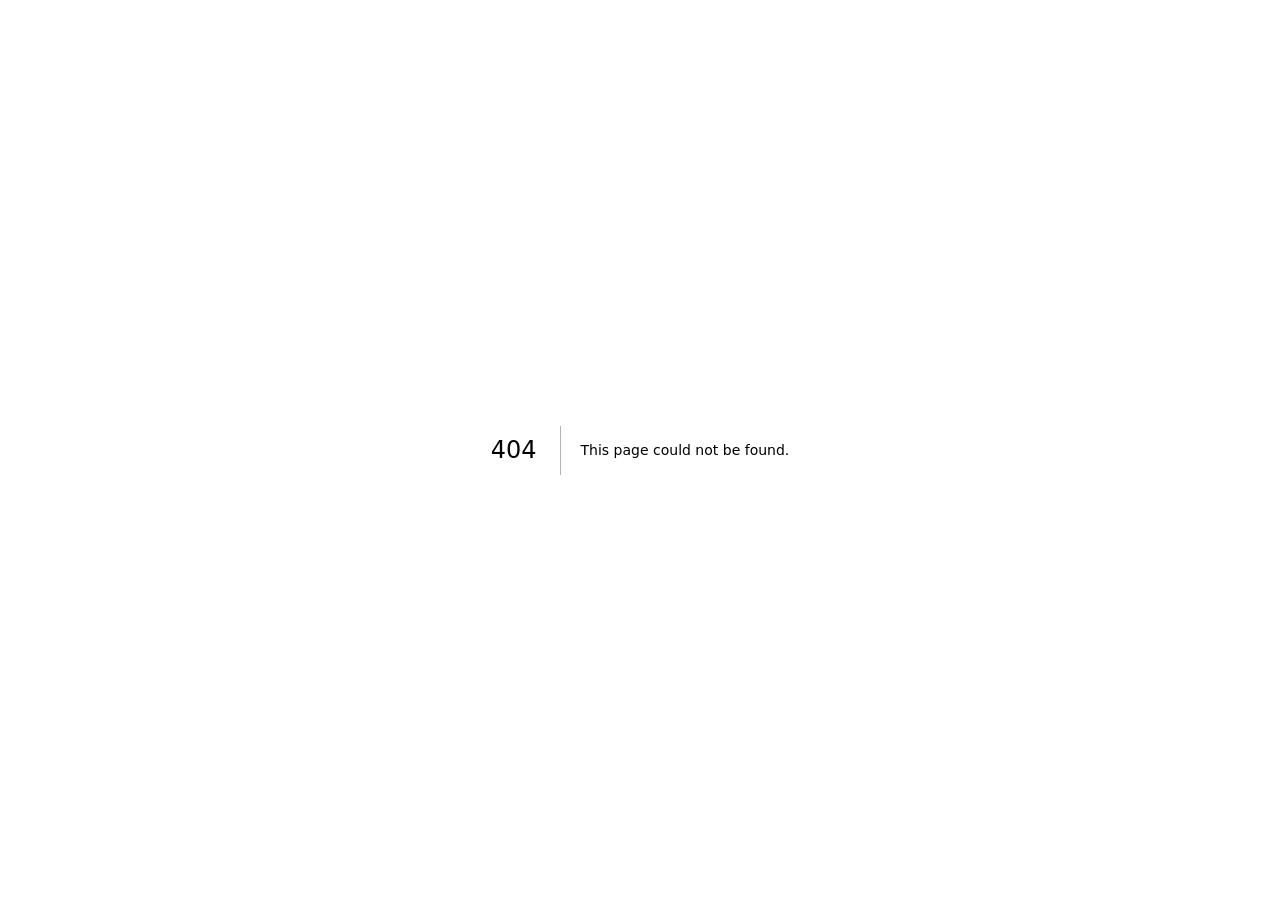
<file: 404/index.html>
<!DOCTYPE html><!--fJ_gajN_KoXoDbSpkD23X--><html lang="en" class="dark"><head><meta charSet="utf-8"/><meta name="viewport" content="width=device-width, initial-scale=1"/><link rel="stylesheet" href="/_next/static/chunks/b5e8070ac18a15f6.css" data-precedence="next"/><link rel="preload" as="script" fetchPriority="low" href="/_next/static/chunks/12aae8bd91c83eb6.js"/><script src="/_next/static/chunks/806bdb8e4a6a9b95.js" async=""></script><script src="/_next/static/chunks/aee6c7720838f8a2.js" async=""></script><script src="/_next/static/chunks/d1e380e53588e373.js" async=""></script><script src="/_next/static/chunks/turbopack-fdefb78ad8261d2e.js" async=""></script><script src="/_next/static/chunks/b2a10bf07d443453.js" async=""></script><script src="/_next/static/chunks/960e7d95127a749b.js" async=""></script><script src="/_next/static/chunks/ff1a16fafef87110.js" async=""></script><script src="/_next/static/chunks/d2be314c3ece3fbe.js" async=""></script><title>404: This page could not be found.</title><meta name="robots" content="noindex"/><meta name="next-size-adjust" content=""/><title>The Lyceum | Eduba ICM Certification</title><meta name="description" content="Folders Over Agents. ICM (Interpretable Context Methodology) is the layer underneath. The first AI certification from the team that trained Fortune 500 companies."/><meta property="og:title" content="The Lyceum | Eduba ICM Certification"/><meta property="og:description" content="Folders Over Agents. ICM is the methodology that outlasts every tool update. Three 3-week sprints. Three cohorts. Built for the team behind Pacific Life, KPMG UK, and IAG."/><meta property="og:type" content="website"/><meta name="twitter:card" content="summary"/><meta name="twitter:title" content="The Lyceum | Eduba ICM Certification"/><meta name="twitter:description" content="Folders Over Agents. ICM is the methodology that outlasts every tool update. Three 3-week sprints. Three cohorts. Built for the team behind Pacific Life, KPMG UK, and IAG."/><link rel="icon" href="/favicon.ico?favicon.0b3bf435.ico" sizes="256x256" type="image/x-icon"/><script type="application/ld+json">{"@context":"https://schema.org","@graph":[{"@type":"Organization","@id":"https://lyceum.eduba.io/#organization","name":"Eduba","legalName":"Van Clief Media","alternateName":"Van Clief Media d/b/a Eduba","url":"https://lyceum.eduba.io/","email":"lyceum@eduba.io","description":"Eduba operates The Lyceum, an AI certification program teaching ICM (Interpretable Context Methodology). Prior enterprise clients include Pacific Life, KPMG UK, IAG, Colgate-Palmolive, the University of Edinburgh, and the British Council.","founder":{"@type":"Person","name":"Jake Van Clief"},"sameAs":["https://www.youtube.com/@JEVanClief","https://www.skool.com/cliefnotes","https://www.instagram.com/lostandlucky/"]},{"@type":"WebSite","@id":"https://lyceum.eduba.io/#website","url":"https://lyceum.eduba.io/","name":"The Lyceum","description":"Waitlist landing page for The Lyceum AI certification program.","publisher":{"@id":"https://lyceum.eduba.io/#organization"},"inLanguage":"en-US"}]}</script><script src="/_next/static/chunks/a6dad97d9634a72d.js" noModule=""></script></head><body class="jetbrains_mono_ab5902a4-module__TIR3ba__variable instrument_sans_dedbd5f1-module__uNHJfW__variable antialiased"><div hidden=""><!--$--><!--/$--></div><div style="font-family:system-ui,&quot;Segoe UI&quot;,Roboto,Helvetica,Arial,sans-serif,&quot;Apple Color Emoji&quot;,&quot;Segoe UI Emoji&quot;;height:100vh;text-align:center;display:flex;flex-direction:column;align-items:center;justify-content:center"><div><style>body{color:#000;background:#fff;margin:0}.next-error-h1{border-right:1px solid rgba(0,0,0,.3)}@media (prefers-color-scheme:dark){body{color:#fff;background:#000}.next-error-h1{border-right:1px solid rgba(255,255,255,.3)}}</style><h1 class="next-error-h1" style="display:inline-block;margin:0 20px 0 0;padding:0 23px 0 0;font-size:24px;font-weight:500;vertical-align:top;line-height:49px">404</h1><div style="display:inline-block"><h2 style="font-size:14px;font-weight:400;line-height:49px;margin:0">This page could not be found.</h2></div></div></div><!--$--><!--/$--><script src="/_next/static/chunks/12aae8bd91c83eb6.js" id="_R_" async=""></script><script>(self.__next_f=self.__next_f||[]).push([0])</script><script>self.__next_f.push([1,"1:\"$Sreact.fragment\"\n2:I[34947,[\"/_next/static/chunks/b2a10bf07d443453.js\",\"/_next/static/chunks/960e7d95127a749b.js\"],\"default\"]\n3:I[39756,[\"/_next/static/chunks/ff1a16fafef87110.js\",\"/_next/static/chunks/d2be314c3ece3fbe.js\"],\"default\"]\n4:I[37457,[\"/_next/static/chunks/ff1a16fafef87110.js\",\"/_next/static/chunks/d2be314c3ece3fbe.js\"],\"default\"]\n5:I[97367,[\"/_next/static/chunks/ff1a16fafef87110.js\",\"/_next/static/chunks/d2be314c3ece3fbe.js\"],\"OutletBoundary\"]\n6:\"$Sreact.suspense\"\n9:I[68027,[\"/_next/static/chunks/ff1a16fafef87110.js\",\"/_next/static/chunks/d2be314c3ece3fbe.js\"],\"default\"]\n:HL[\"/_next/static/chunks/b5e8070ac18a15f6.css\",\"style\"]\n"])</script><script>self.__next_f.push([1,"0:{\"P\":null,\"b\":\"fJ_gajN_KoXoDbSpkD23X\",\"c\":[\"\",\"_not-found\",\"\"],\"q\":\"\",\"i\":false,\"f\":[[[\"\",{\"children\":[\"/_not-found\",{\"children\":[\"__PAGE__\",{}]}]},\"$undefined\",\"$undefined\",true],[[\"$\",\"$1\",\"c\",{\"children\":[[[\"$\",\"link\",\"0\",{\"rel\":\"stylesheet\",\"href\":\"/_next/static/chunks/b5e8070ac18a15f6.css\",\"precedence\":\"next\",\"crossOrigin\":\"$undefined\",\"nonce\":\"$undefined\"}],[\"$\",\"script\",\"script-0\",{\"src\":\"/_next/static/chunks/b2a10bf07d443453.js\",\"async\":true,\"nonce\":\"$undefined\"}],[\"$\",\"script\",\"script-1\",{\"src\":\"/_next/static/chunks/960e7d95127a749b.js\",\"async\":true,\"nonce\":\"$undefined\"}]],[\"$\",\"html\",null,{\"lang\":\"en\",\"className\":\"dark\",\"children\":[[\"$\",\"head\",null,{\"children\":[\"$\",\"script\",null,{\"type\":\"application/ld+json\",\"dangerouslySetInnerHTML\":{\"__html\":\"{\\\"@context\\\":\\\"https://schema.org\\\",\\\"@graph\\\":[{\\\"@type\\\":\\\"Organization\\\",\\\"@id\\\":\\\"https://lyceum.eduba.io/#organization\\\",\\\"name\\\":\\\"Eduba\\\",\\\"legalName\\\":\\\"Van Clief Media\\\",\\\"alternateName\\\":\\\"Van Clief Media d/b/a Eduba\\\",\\\"url\\\":\\\"https://lyceum.eduba.io/\\\",\\\"email\\\":\\\"lyceum@eduba.io\\\",\\\"description\\\":\\\"Eduba operates The Lyceum, an AI certification program teaching ICM (Interpretable Context Methodology). Prior enterprise clients include Pacific Life, KPMG UK, IAG, Colgate-Palmolive, the University of Edinburgh, and the British Council.\\\",\\\"founder\\\":{\\\"@type\\\":\\\"Person\\\",\\\"name\\\":\\\"Jake Van Clief\\\"},\\\"sameAs\\\":[\\\"https://www.youtube.com/@JEVanClief\\\",\\\"https://www.skool.com/cliefnotes\\\",\\\"https://www.instagram.com/lostandlucky/\\\"]},{\\\"@type\\\":\\\"WebSite\\\",\\\"@id\\\":\\\"https://lyceum.eduba.io/#website\\\",\\\"url\\\":\\\"https://lyceum.eduba.io/\\\",\\\"name\\\":\\\"The Lyceum\\\",\\\"description\\\":\\\"Waitlist landing page for The Lyceum AI certification program.\\\",\\\"publisher\\\":{\\\"@id\\\":\\\"https://lyceum.eduba.io/#organization\\\"},\\\"inLanguage\\\":\\\"en-US\\\"}]}\"}}]}],[\"$\",\"body\",null,{\"className\":\"jetbrains_mono_ab5902a4-module__TIR3ba__variable instrument_sans_dedbd5f1-module__uNHJfW__variable antialiased\",\"children\":[\"$\",\"$L2\",null,{\"children\":[\"$\",\"$L3\",null,{\"parallelRouterKey\":\"children\",\"error\":\"$undefined\",\"errorStyles\":\"$undefined\",\"errorScripts\":\"$undefined\",\"template\":[\"$\",\"$L4\",null,{}],\"templateStyles\":\"$undefined\",\"templateScripts\":\"$undefined\",\"notFound\":[[[\"$\",\"title\",null,{\"children\":\"404: This page could not be found.\"}],[\"$\",\"div\",null,{\"style\":{\"fontFamily\":\"system-ui,\\\"Segoe UI\\\",Roboto,Helvetica,Arial,sans-serif,\\\"Apple Color Emoji\\\",\\\"Segoe UI Emoji\\\"\",\"height\":\"100vh\",\"textAlign\":\"center\",\"display\":\"flex\",\"flexDirection\":\"column\",\"alignItems\":\"center\",\"justifyContent\":\"center\"},\"children\":[\"$\",\"div\",null,{\"children\":[[\"$\",\"style\",null,{\"dangerouslySetInnerHTML\":{\"__html\":\"body{color:#000;background:#fff;margin:0}.next-error-h1{border-right:1px solid rgba(0,0,0,.3)}@media (prefers-color-scheme:dark){body{color:#fff;background:#000}.next-error-h1{border-right:1px solid rgba(255,255,255,.3)}}\"}}],[\"$\",\"h1\",null,{\"className\":\"next-error-h1\",\"style\":{\"display\":\"inline-block\",\"margin\":\"0 20px 0 0\",\"padding\":\"0 23px 0 0\",\"fontSize\":24,\"fontWeight\":500,\"verticalAlign\":\"top\",\"lineHeight\":\"49px\"},\"children\":404}],[\"$\",\"div\",null,{\"style\":{\"display\":\"inline-block\"},\"children\":[\"$\",\"h2\",null,{\"style\":{\"fontSize\":14,\"fontWeight\":400,\"lineHeight\":\"49px\",\"margin\":0},\"children\":\"This page could not be found.\"}]}]]}]}]],[]],\"forbidden\":\"$undefined\",\"unauthorized\":\"$undefined\"}]}]}]]}]]}],{\"children\":[[\"$\",\"$1\",\"c\",{\"children\":[null,[\"$\",\"$L3\",null,{\"parallelRouterKey\":\"children\",\"error\":\"$undefined\",\"errorStyles\":\"$undefined\",\"errorScripts\":\"$undefined\",\"template\":[\"$\",\"$L4\",null,{}],\"templateStyles\":\"$undefined\",\"templateScripts\":\"$undefined\",\"notFound\":\"$undefined\",\"forbidden\":\"$undefined\",\"unauthorized\":\"$undefined\"}]]}],{\"children\":[[\"$\",\"$1\",\"c\",{\"children\":[[[\"$\",\"title\",null,{\"children\":\"404: This page could not be found.\"}],[\"$\",\"div\",null,{\"style\":\"$0:f:0:1:0:props:children:1:props:children:1:props:children:props:children:props:notFound:0:1:props:style\",\"children\":[\"$\",\"div\",null,{\"children\":[[\"$\",\"style\",null,{\"dangerouslySetInnerHTML\":{\"__html\":\"body{color:#000;background:#fff;margin:0}.next-error-h1{border-right:1px solid rgba(0,0,0,.3)}@media (prefers-color-scheme:dark){body{color:#fff;background:#000}.next-error-h1{border-right:1px solid rgba(255,255,255,.3)}}\"}}],[\"$\",\"h1\",null,{\"className\":\"next-error-h1\",\"style\":\"$0:f:0:1:0:props:children:1:props:children:1:props:children:props:children:props:notFound:0:1:props:children:props:children:1:props:style\",\"children\":404}],[\"$\",\"div\",null,{\"style\":\"$0:f:0:1:0:props:children:1:props:children:1:props:children:props:children:props:notFound:0:1:props:children:props:children:2:props:style\",\"children\":[\"$\",\"h2\",null,{\"style\":\"$0:f:0:1:0:props:children:1:props:children:1:props:children:props:children:props:notFound:0:1:props:children:props:children:2:props:children:props:style\",\"children\":\"This page could not be found.\"}]}]]}]}]],null,[\"$\",\"$L5\",null,{\"children\":[\"$\",\"$6\",null,{\"name\":\"Next.MetadataOutlet\",\"children\":\"$@7\"}]}]]}],{},null,false,false]},null,false,false]},null,false,false],\"$L8\",false]],\"m\":\"$undefined\",\"G\":[\"$9\",\"$undefined\"],\"S\":true}\n"])</script><script>self.__next_f.push([1,"a:I[97367,[\"/_next/static/chunks/ff1a16fafef87110.js\",\"/_next/static/chunks/d2be314c3ece3fbe.js\"],\"ViewportBoundary\"]\nc:I[97367,[\"/_next/static/chunks/ff1a16fafef87110.js\",\"/_next/static/chunks/d2be314c3ece3fbe.js\"],\"MetadataBoundary\"]\n8:[\"$\",\"$1\",\"h\",{\"children\":[[\"$\",\"meta\",null,{\"name\":\"robots\",\"content\":\"noindex\"}],[\"$\",\"$La\",null,{\"children\":\"$Lb\"}],[\"$\",\"div\",null,{\"hidden\":true,\"children\":[\"$\",\"$Lc\",null,{\"children\":[\"$\",\"$6\",null,{\"name\":\"Next.Metadata\",\"children\":\"$Ld\"}]}]}],[\"$\",\"meta\",null,{\"name\":\"next-size-adjust\",\"content\":\"\"}]]}]\n"])</script><script>self.__next_f.push([1,"b:[[\"$\",\"meta\",\"0\",{\"charSet\":\"utf-8\"}],[\"$\",\"meta\",\"1\",{\"name\":\"viewport\",\"content\":\"width=device-width, initial-scale=1\"}]]\n"])</script><script>self.__next_f.push([1,"e:I[27201,[\"/_next/static/chunks/ff1a16fafef87110.js\",\"/_next/static/chunks/d2be314c3ece3fbe.js\"],\"IconMark\"]\n7:null\nd:[[\"$\",\"title\",\"0\",{\"children\":\"The Lyceum | Eduba ICM Certification\"}],[\"$\",\"meta\",\"1\",{\"name\":\"description\",\"content\":\"Folders Over Agents. ICM (Interpretable Context Methodology) is the layer underneath. The first AI certification from the team that trained Fortune 500 companies.\"}],[\"$\",\"meta\",\"2\",{\"property\":\"og:title\",\"content\":\"The Lyceum | Eduba ICM Certification\"}],[\"$\",\"meta\",\"3\",{\"property\":\"og:description\",\"content\":\"Folders Over Agents. ICM is the methodology that outlasts every tool update. Three 3-week sprints. Three cohorts. Built for the team behind Pacific Life, KPMG UK, and IAG.\"}],[\"$\",\"meta\",\"4\",{\"property\":\"og:type\",\"content\":\"website\"}],[\"$\",\"meta\",\"5\",{\"name\":\"twitter:card\",\"content\":\"summary\"}],[\"$\",\"meta\",\"6\",{\"name\":\"twitter:title\",\"content\":\"The Lyceum | Eduba ICM Certification\"}],[\"$\",\"meta\",\"7\",{\"name\":\"twitter:description\",\"content\":\"Folders Over Agents. ICM is the methodology that outlasts every tool update. Three 3-week sprints. Three cohorts. Built for the team behind Pacific Life, KPMG UK, and IAG.\"}],[\"$\",\"link\",\"8\",{\"rel\":\"icon\",\"href\":\"/favicon.ico?favicon.0b3bf435.ico\",\"sizes\":\"256x256\",\"type\":\"image/x-icon\"}],[\"$\",\"$Le\",\"9\",{}]]\n"])</script></body></html>
</file>
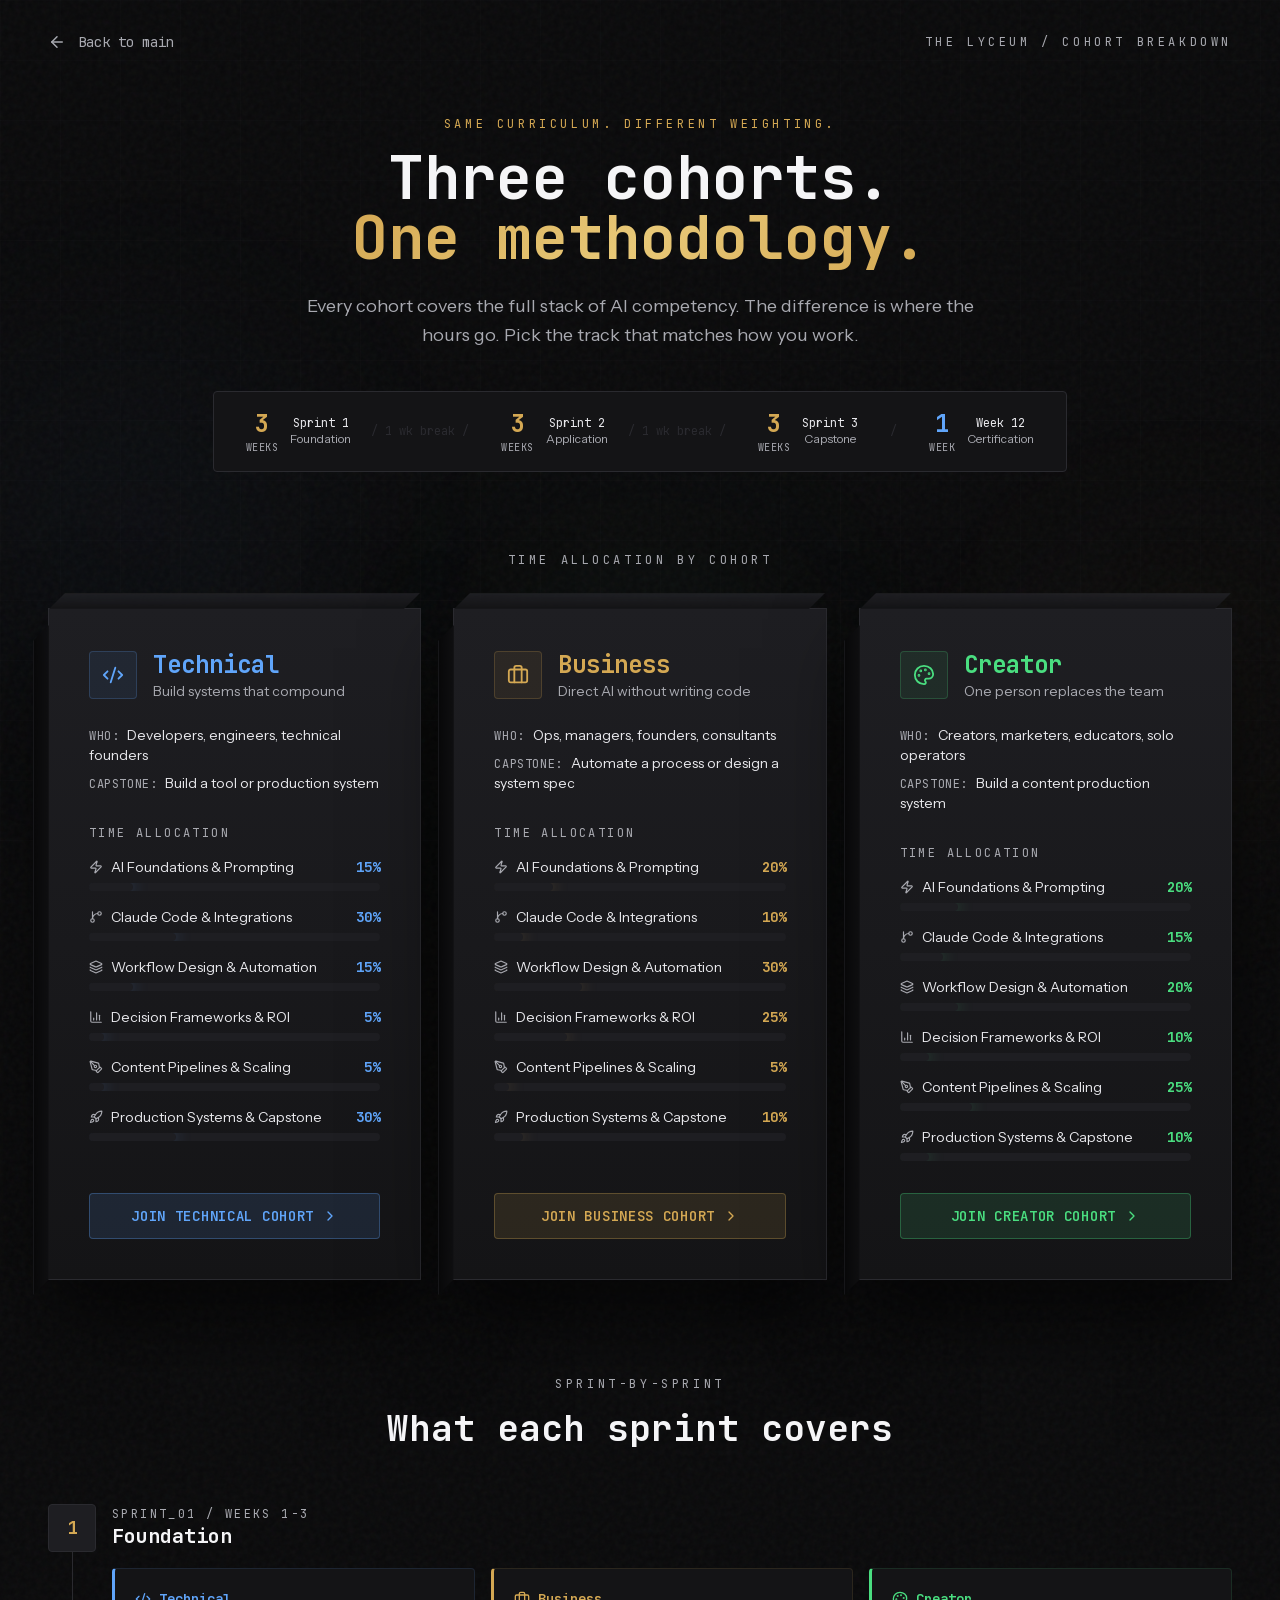
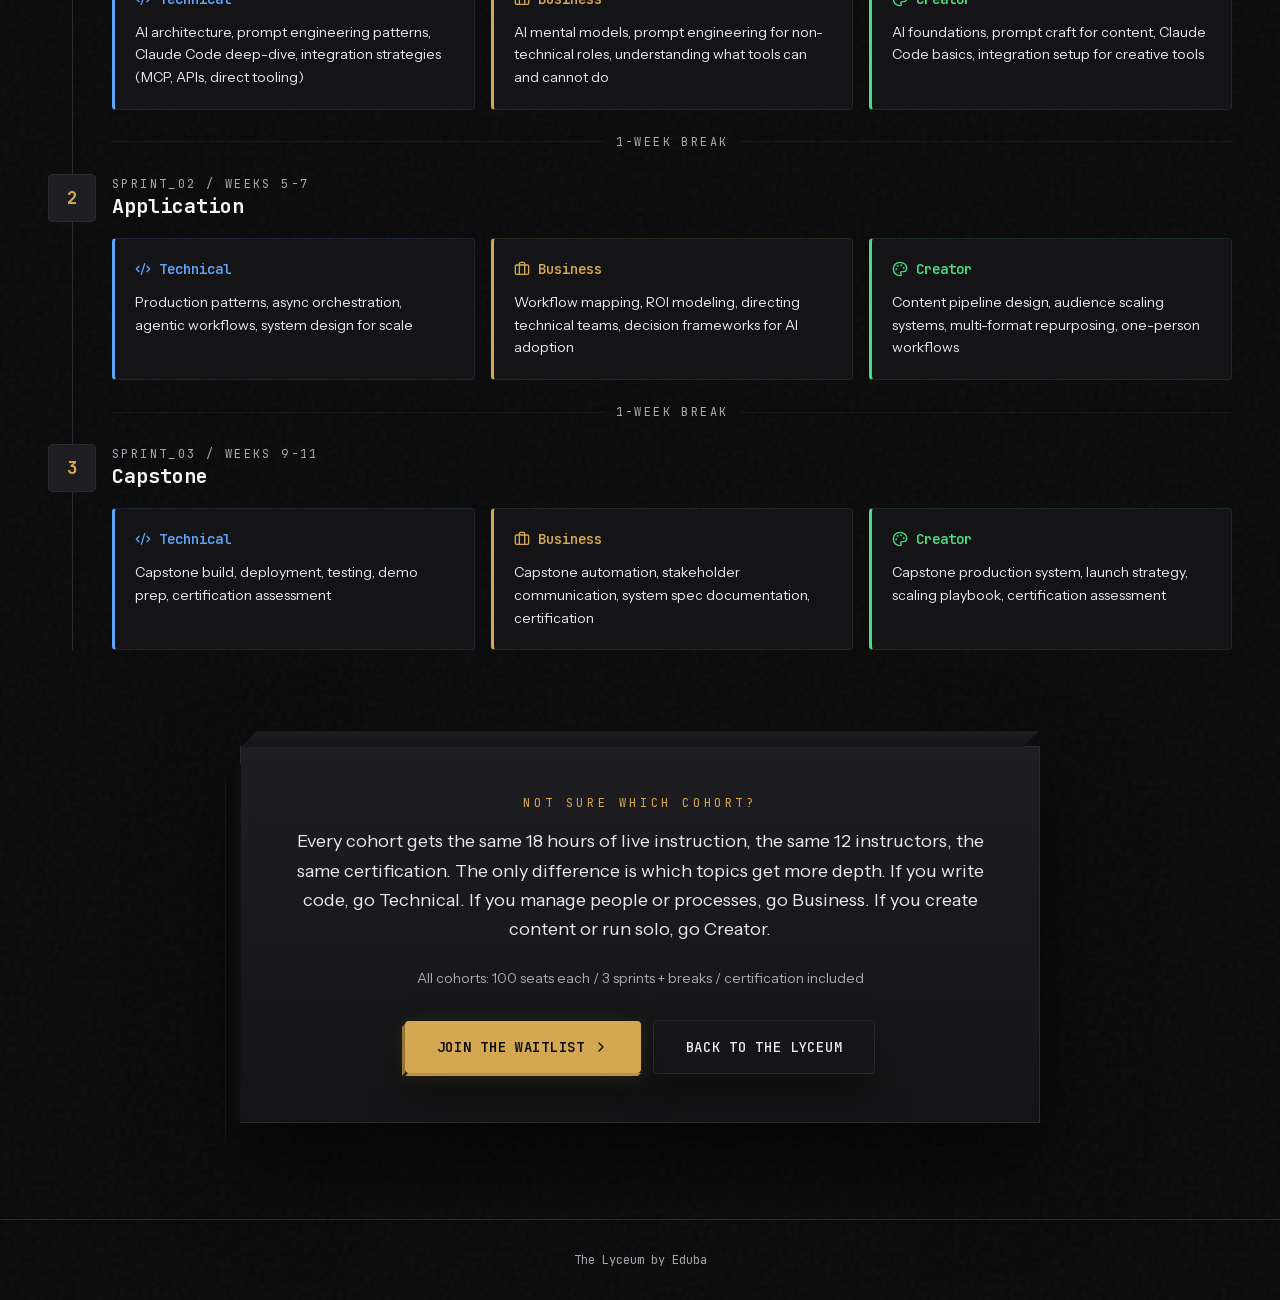
<file: cohorts/index.html>
<!DOCTYPE html><!--fJ_gajN_KoXoDbSpkD23X--><html lang="en" class="dark"><head><meta charSet="utf-8"/><meta name="viewport" content="width=device-width, initial-scale=1"/><link rel="preload" href="/_next/static/media/051742360c26797e-s.p.102b7f24.woff2" as="font" crossorigin="" type="font/woff2"/><link rel="preload" href="/_next/static/media/f06bf9da926bae75-s.p.c68a79fb.woff2" as="font" crossorigin="" type="font/woff2"/><link rel="stylesheet" href="/_next/static/chunks/b5e8070ac18a15f6.css" data-precedence="next"/><link rel="preload" as="script" fetchPriority="low" href="/_next/static/chunks/12aae8bd91c83eb6.js"/><script src="/_next/static/chunks/806bdb8e4a6a9b95.js" async=""></script><script src="/_next/static/chunks/aee6c7720838f8a2.js" async=""></script><script src="/_next/static/chunks/d1e380e53588e373.js" async=""></script><script src="/_next/static/chunks/turbopack-fdefb78ad8261d2e.js" async=""></script><script src="/_next/static/chunks/b2a10bf07d443453.js" async=""></script><script src="/_next/static/chunks/960e7d95127a749b.js" async=""></script><script src="/_next/static/chunks/ff1a16fafef87110.js" async=""></script><script src="/_next/static/chunks/d2be314c3ece3fbe.js" async=""></script><script src="/_next/static/chunks/f89671971e9f8490.js" async=""></script><meta name="next-size-adjust" content=""/><title>The Lyceum | Eduba ICM Certification</title><meta name="description" content="Folders Over Agents. ICM (Interpretable Context Methodology) is the layer underneath. The first AI certification from the team that trained Fortune 500 companies."/><meta property="og:title" content="The Lyceum | Eduba ICM Certification"/><meta property="og:description" content="Folders Over Agents. ICM is the methodology that outlasts every tool update. Three 3-week sprints. Three cohorts. Built for the team behind Pacific Life, KPMG UK, and IAG."/><meta property="og:type" content="website"/><meta name="twitter:card" content="summary"/><meta name="twitter:title" content="The Lyceum | Eduba ICM Certification"/><meta name="twitter:description" content="Folders Over Agents. ICM is the methodology that outlasts every tool update. Three 3-week sprints. Three cohorts. Built for the team behind Pacific Life, KPMG UK, and IAG."/><link rel="icon" href="/favicon.ico?favicon.0b3bf435.ico" sizes="256x256" type="image/x-icon"/><script type="application/ld+json">{"@context":"https://schema.org","@graph":[{"@type":"Organization","@id":"https://lyceum.eduba.io/#organization","name":"Eduba","legalName":"Van Clief Media","alternateName":"Van Clief Media d/b/a Eduba","url":"https://lyceum.eduba.io/","email":"lyceum@eduba.io","description":"Eduba operates The Lyceum, an AI certification program teaching ICM (Interpretable Context Methodology). Prior enterprise clients include Pacific Life, KPMG UK, IAG, Colgate-Palmolive, the University of Edinburgh, and the British Council.","founder":{"@type":"Person","name":"Jake Van Clief"},"sameAs":["https://www.youtube.com/@JEVanClief","https://www.skool.com/cliefnotes","https://www.instagram.com/lostandlucky/"]},{"@type":"WebSite","@id":"https://lyceum.eduba.io/#website","url":"https://lyceum.eduba.io/","name":"The Lyceum","description":"Waitlist landing page for The Lyceum AI certification program.","publisher":{"@id":"https://lyceum.eduba.io/#organization"},"inLanguage":"en-US"}]}</script><script src="/_next/static/chunks/a6dad97d9634a72d.js" noModule=""></script></head><body class="jetbrains_mono_ab5902a4-module__TIR3ba__variable instrument_sans_dedbd5f1-module__uNHJfW__variable antialiased"><div hidden=""><!--$--><!--/$--></div><main class="min-h-screen bg-[var(--obsidian)] text-[var(--chalk)] relative overflow-hidden"><div class="noise-overlay"></div><div class="fixed top-1/4 -left-40 w-[600px] h-[600px] rounded-full pointer-events-none" style="background:radial-gradient(circle, rgba(96,165,250,0.04) 0%, transparent 70%);filter:blur(80px)"></div><div class="fixed top-1/2 -right-40 w-[500px] h-[500px] rounded-full pointer-events-none" style="background:radial-gradient(circle, rgba(212,168,83,0.04) 0%, transparent 70%);filter:blur(80px)"></div><div class="fixed bottom-0 left-1/2 -translate-x-1/2 w-[700px] h-[400px] rounded-full pointer-events-none" style="background:radial-gradient(circle, rgba(74,222,128,0.03) 0%, transparent 70%);filter:blur(80px)"></div><div class="grid-wireframe fixed inset-0 pointer-events-none opacity-30"></div><header class="relative z-10 py-8 px-6 lg:px-12"><div class="max-w-[1400px] mx-auto flex items-center justify-between"><a class="flex items-center gap-3 text-[var(--stone)] hover:text-[var(--chalk)] transition-colors" href="/"><svg xmlns="http://www.w3.org/2000/svg" width="18" height="18" viewBox="0 0 24 24" fill="none" stroke="currentColor" stroke-width="2" stroke-linecap="round" stroke-linejoin="round" class="lucide lucide-arrow-left" aria-hidden="true"><path d="m12 19-7-7 7-7"></path><path d="M19 12H5"></path></svg><span class="font-[family-name:var(--font-jetbrains)] text-sm">Back to main</span></a><span class="font-[family-name:var(--font-jetbrains)] text-xs uppercase tracking-[0.3em] text-[var(--stone)]">The Lyceum / Cohort Breakdown</span></div></header><section class="relative z-10 pt-8 pb-20 px-6 lg:px-12"><div class="max-w-[1400px] mx-auto text-center"><p class="font-[family-name:var(--font-jetbrains)] text-xs uppercase tracking-[0.3em] text-[var(--ember)] mb-4" style="opacity:0">Same curriculum. Different weighting.</p><h1 class="font-[family-name:var(--font-jetbrains)] text-4xl lg:text-6xl font-bold text-[var(--white)] mb-6" style="opacity:0;transform:translateY(20px)">Three cohorts.<br/><span class="text-gradient-ember">One methodology.</span></h1><p class="text-lg text-[var(--stone)] max-w-2xl mx-auto leading-relaxed" style="opacity:0">Every cohort covers the full stack of AI competency. The difference is where the hours go. Pick the track that matches how you work.</p><div class="mt-10 inline-flex items-center gap-6 py-4 px-8 rounded-sm" style="background:var(--slate-dark);border:1px solid var(--slate-border);opacity:0;transform:translateY(12px)"><div class="flex items-center gap-3"><div class="flex flex-col items-center"><span class="font-[family-name:var(--font-jetbrains)] text-2xl font-bold text-[var(--ember)]">3</span><span class="font-[family-name:var(--font-jetbrains)] text-[10px] uppercase tracking-wider text-[var(--stone)]">weeks</span></div><div class="flex flex-col"><span class="font-[family-name:var(--font-jetbrains)] text-xs text-[var(--chalk)]">Sprint <!-- -->1</span><span class="text-xs text-[var(--stone)]">Foundation</span></div><span class="font-[family-name:var(--font-jetbrains)] text-xs text-[var(--slate-border)] mx-2">/ 1 wk break /</span></div><div class="flex items-center gap-3"><div class="flex flex-col items-center"><span class="font-[family-name:var(--font-jetbrains)] text-2xl font-bold text-[var(--ember)]">3</span><span class="font-[family-name:var(--font-jetbrains)] text-[10px] uppercase tracking-wider text-[var(--stone)]">weeks</span></div><div class="flex flex-col"><span class="font-[family-name:var(--font-jetbrains)] text-xs text-[var(--chalk)]">Sprint <!-- -->2</span><span class="text-xs text-[var(--stone)]">Application</span></div><span class="font-[family-name:var(--font-jetbrains)] text-xs text-[var(--slate-border)] mx-2">/ 1 wk break /</span></div><div class="flex items-center gap-3"><div class="flex flex-col items-center"><span class="font-[family-name:var(--font-jetbrains)] text-2xl font-bold text-[var(--ember)]">3</span><span class="font-[family-name:var(--font-jetbrains)] text-[10px] uppercase tracking-wider text-[var(--stone)]">weeks</span></div><div class="flex flex-col"><span class="font-[family-name:var(--font-jetbrains)] text-xs text-[var(--chalk)]">Sprint <!-- -->3</span><span class="text-xs text-[var(--stone)]">Capstone</span></div></div><span class="font-[family-name:var(--font-jetbrains)] text-xs text-[var(--slate-border)] mx-2">/</span><div class="flex items-center gap-3"><div class="flex flex-col items-center"><span class="font-[family-name:var(--font-jetbrains)] text-2xl font-bold text-[var(--arc)]">1</span><span class="font-[family-name:var(--font-jetbrains)] text-[10px] uppercase tracking-wider text-[var(--stone)]">week</span></div><div class="flex flex-col"><span class="font-[family-name:var(--font-jetbrains)] text-xs text-[var(--chalk)]">Week 12</span><span class="text-xs text-[var(--stone)]">Certification</span></div></div></div></div></section><section class="relative z-10 pb-24 px-6 lg:px-12"><div class="max-w-[1400px] mx-auto"><p class="font-[family-name:var(--font-jetbrains)] text-xs uppercase tracking-[0.3em] text-[var(--stone)] mb-10 text-center" style="opacity:0">Time Allocation by Cohort</p><div class="grid grid-cols-1 lg:grid-cols-3 gap-6 lg:gap-8"><div class="monolith relative p-8 lg:p-10 flex flex-col" style="--section-energy:var(--arc);background:var(--surface-stone);border:1px solid var(--slate-border);opacity:0;transform:translateY(24px)"><div class="flex items-center gap-4 mb-2"><div class="w-12 h-12 flex items-center justify-center rounded-sm" style="background:rgba(96, 165, 250, 0.08);border:1px solid rgba(96, 165, 250, 0.2)"><svg xmlns="http://www.w3.org/2000/svg" width="22" height="22" viewBox="0 0 24 24" fill="none" stroke="currentColor" stroke-width="2" stroke-linecap="round" stroke-linejoin="round" class="lucide lucide-code-xml" aria-hidden="true" style="color:var(--arc)"><path d="m18 16 4-4-4-4"></path><path d="m6 8-4 4 4 4"></path><path d="m14.5 4-5 16"></path></svg></div><div><h3 class="font-[family-name:var(--font-jetbrains)] text-2xl font-bold" style="color:var(--arc)">Technical</h3><p class="text-sm text-[var(--stone)]">Build systems that compound</p></div></div><div class="mt-4 mb-8 space-y-2"><p class="text-sm text-[var(--chalk)]"><span class="font-[family-name:var(--font-jetbrains)] text-xs uppercase tracking-wider text-[var(--stone)] mr-2">Who:</span>Developers, engineers, technical founders</p><p class="text-sm text-[var(--chalk)]"><span class="font-[family-name:var(--font-jetbrains)] text-xs uppercase tracking-wider text-[var(--stone)] mr-2">Capstone:</span>Build a tool or production system</p></div><div class="space-y-4 flex-1"><p class="font-[family-name:var(--font-jetbrains)] text-xs uppercase tracking-[0.2em] text-[var(--stone)]">Time Allocation</p><div class="space-y-1.5"><div class="flex items-center justify-between"><div class="flex items-center gap-2"><svg xmlns="http://www.w3.org/2000/svg" width="14" height="14" viewBox="0 0 24 24" fill="none" stroke="currentColor" stroke-width="2" stroke-linecap="round" stroke-linejoin="round" class="lucide lucide-zap text-[var(--stone)]" aria-hidden="true"><path d="M4 14a1 1 0 0 1-.78-1.63l9.9-10.2a.5.5 0 0 1 .86.46l-1.92 6.02A1 1 0 0 0 13 10h7a1 1 0 0 1 .78 1.63l-9.9 10.2a.5.5 0 0 1-.86-.46l1.92-6.02A1 1 0 0 0 11 14z"></path></svg><span class="text-sm text-[var(--chalk)]">AI Foundations &amp; Prompting</span></div><span class="font-[family-name:var(--font-jetbrains)] text-sm font-bold" style="color:var(--arc)">15<!-- -->%</span></div><div class="relative h-2 rounded-full overflow-hidden bg-[var(--slate-mid)]"><div class="absolute inset-y-0 left-0 rounded-full" style="background:linear-gradient(90deg, var(--arc), var(--arc)cc);box-shadow:0 0 16px rgba(96, 165, 250, 0.35);width:0px"></div></div></div><div class="space-y-1.5"><div class="flex items-center justify-between"><div class="flex items-center gap-2"><svg xmlns="http://www.w3.org/2000/svg" width="14" height="14" viewBox="0 0 24 24" fill="none" stroke="currentColor" stroke-width="2" stroke-linecap="round" stroke-linejoin="round" class="lucide lucide-git-branch text-[var(--stone)]" aria-hidden="true"><path d="M15 6a9 9 0 0 0-9 9V3"></path><circle cx="18" cy="6" r="3"></circle><circle cx="6" cy="18" r="3"></circle></svg><span class="text-sm text-[var(--chalk)]">Claude Code &amp; Integrations</span></div><span class="font-[family-name:var(--font-jetbrains)] text-sm font-bold" style="color:var(--arc)">30<!-- -->%</span></div><div class="relative h-2 rounded-full overflow-hidden bg-[var(--slate-mid)]"><div class="absolute inset-y-0 left-0 rounded-full" style="background:linear-gradient(90deg, var(--arc), var(--arc)cc);box-shadow:0 0 16px rgba(96, 165, 250, 0.35);width:0px"></div></div></div><div class="space-y-1.5"><div class="flex items-center justify-between"><div class="flex items-center gap-2"><svg xmlns="http://www.w3.org/2000/svg" width="14" height="14" viewBox="0 0 24 24" fill="none" stroke="currentColor" stroke-width="2" stroke-linecap="round" stroke-linejoin="round" class="lucide lucide-layers text-[var(--stone)]" aria-hidden="true"><path d="M12.83 2.18a2 2 0 0 0-1.66 0L2.6 6.08a1 1 0 0 0 0 1.83l8.58 3.91a2 2 0 0 0 1.66 0l8.58-3.9a1 1 0 0 0 0-1.83z"></path><path d="M2 12a1 1 0 0 0 .58.91l8.6 3.91a2 2 0 0 0 1.65 0l8.58-3.9A1 1 0 0 0 22 12"></path><path d="M2 17a1 1 0 0 0 .58.91l8.6 3.91a2 2 0 0 0 1.65 0l8.58-3.9A1 1 0 0 0 22 17"></path></svg><span class="text-sm text-[var(--chalk)]">Workflow Design &amp; Automation</span></div><span class="font-[family-name:var(--font-jetbrains)] text-sm font-bold" style="color:var(--arc)">15<!-- -->%</span></div><div class="relative h-2 rounded-full overflow-hidden bg-[var(--slate-mid)]"><div class="absolute inset-y-0 left-0 rounded-full" style="background:linear-gradient(90deg, var(--arc), var(--arc)cc);box-shadow:0 0 16px rgba(96, 165, 250, 0.35);width:0px"></div></div></div><div class="space-y-1.5"><div class="flex items-center justify-between"><div class="flex items-center gap-2"><svg xmlns="http://www.w3.org/2000/svg" width="14" height="14" viewBox="0 0 24 24" fill="none" stroke="currentColor" stroke-width="2" stroke-linecap="round" stroke-linejoin="round" class="lucide lucide-chart-column text-[var(--stone)]" aria-hidden="true"><path d="M3 3v16a2 2 0 0 0 2 2h16"></path><path d="M18 17V9"></path><path d="M13 17V5"></path><path d="M8 17v-3"></path></svg><span class="text-sm text-[var(--chalk)]">Decision Frameworks &amp; ROI</span></div><span class="font-[family-name:var(--font-jetbrains)] text-sm font-bold" style="color:var(--arc)">5<!-- -->%</span></div><div class="relative h-2 rounded-full overflow-hidden bg-[var(--slate-mid)]"><div class="absolute inset-y-0 left-0 rounded-full" style="background:linear-gradient(90deg, var(--arc), var(--arc)cc);box-shadow:0 0 16px rgba(96, 165, 250, 0.35);width:0px"></div></div></div><div class="space-y-1.5"><div class="flex items-center justify-between"><div class="flex items-center gap-2"><svg xmlns="http://www.w3.org/2000/svg" width="14" height="14" viewBox="0 0 24 24" fill="none" stroke="currentColor" stroke-width="2" stroke-linecap="round" stroke-linejoin="round" class="lucide lucide-pen-tool text-[var(--stone)]" aria-hidden="true"><path d="M15.707 21.293a1 1 0 0 1-1.414 0l-1.586-1.586a1 1 0 0 1 0-1.414l5.586-5.586a1 1 0 0 1 1.414 0l1.586 1.586a1 1 0 0 1 0 1.414z"></path><path d="m18 13-1.375-6.874a1 1 0 0 0-.746-.776L3.235 2.028a1 1 0 0 0-1.207 1.207L5.35 15.879a1 1 0 0 0 .776.746L13 18"></path><path d="m2.3 2.3 7.286 7.286"></path><circle cx="11" cy="11" r="2"></circle></svg><span class="text-sm text-[var(--chalk)]">Content Pipelines &amp; Scaling</span></div><span class="font-[family-name:var(--font-jetbrains)] text-sm font-bold" style="color:var(--arc)">5<!-- -->%</span></div><div class="relative h-2 rounded-full overflow-hidden bg-[var(--slate-mid)]"><div class="absolute inset-y-0 left-0 rounded-full" style="background:linear-gradient(90deg, var(--arc), var(--arc)cc);box-shadow:0 0 16px rgba(96, 165, 250, 0.35);width:0px"></div></div></div><div class="space-y-1.5"><div class="flex items-center justify-between"><div class="flex items-center gap-2"><svg xmlns="http://www.w3.org/2000/svg" width="14" height="14" viewBox="0 0 24 24" fill="none" stroke="currentColor" stroke-width="2" stroke-linecap="round" stroke-linejoin="round" class="lucide lucide-rocket text-[var(--stone)]" aria-hidden="true"><path d="M12 15v5s3.03-.55 4-2c1.08-1.62 0-5 0-5"></path><path d="M4.5 16.5c-1.5 1.26-2 5-2 5s3.74-.5 5-2c.71-.84.7-2.13-.09-2.91a2.18 2.18 0 0 0-2.91-.09"></path><path d="M9 12a22 22 0 0 1 2-3.95A12.88 12.88 0 0 1 22 2c0 2.72-.78 7.5-6 11a22.4 22.4 0 0 1-4 2z"></path><path d="M9 12H4s.55-3.03 2-4c1.62-1.08 5 .05 5 .05"></path></svg><span class="text-sm text-[var(--chalk)]">Production Systems &amp; Capstone</span></div><span class="font-[family-name:var(--font-jetbrains)] text-sm font-bold" style="color:var(--arc)">30<!-- -->%</span></div><div class="relative h-2 rounded-full overflow-hidden bg-[var(--slate-mid)]"><div class="absolute inset-y-0 left-0 rounded-full" style="background:linear-gradient(90deg, var(--arc), var(--arc)cc);box-shadow:0 0 16px rgba(96, 165, 250, 0.35);width:0px"></div></div></div></div><a href="/#checkout-technical" class="mt-8 flex items-center justify-center gap-2 py-3 px-6 rounded-sm font-[family-name:var(--font-jetbrains)] text-sm font-semibold uppercase tracking-wider transition-all duration-300 hover:brightness-110" style="background:rgba(96, 165, 250, 0.12);border:1px solid rgba(96, 165, 250, 0.3);color:var(--arc)">Join <!-- -->Technical<!-- --> Cohort<svg xmlns="http://www.w3.org/2000/svg" width="16" height="16" viewBox="0 0 24 24" fill="none" stroke="currentColor" stroke-width="2" stroke-linecap="round" stroke-linejoin="round" class="lucide lucide-chevron-right" aria-hidden="true"><path d="m9 18 6-6-6-6"></path></svg></a></div><div class="monolith relative p-8 lg:p-10 flex flex-col" style="--section-energy:var(--ember);background:var(--surface-stone);border:1px solid var(--slate-border);opacity:0;transform:translateY(24px)"><div class="flex items-center gap-4 mb-2"><div class="w-12 h-12 flex items-center justify-center rounded-sm" style="background:rgba(212, 168, 83, 0.08);border:1px solid rgba(212, 168, 83, 0.2)"><svg xmlns="http://www.w3.org/2000/svg" width="22" height="22" viewBox="0 0 24 24" fill="none" stroke="currentColor" stroke-width="2" stroke-linecap="round" stroke-linejoin="round" class="lucide lucide-briefcase" aria-hidden="true" style="color:var(--ember)"><path d="M16 20V4a2 2 0 0 0-2-2h-4a2 2 0 0 0-2 2v16"></path><rect width="20" height="14" x="2" y="6" rx="2"></rect></svg></div><div><h3 class="font-[family-name:var(--font-jetbrains)] text-2xl font-bold" style="color:var(--ember)">Business</h3><p class="text-sm text-[var(--stone)]">Direct AI without writing code</p></div></div><div class="mt-4 mb-8 space-y-2"><p class="text-sm text-[var(--chalk)]"><span class="font-[family-name:var(--font-jetbrains)] text-xs uppercase tracking-wider text-[var(--stone)] mr-2">Who:</span>Ops, managers, founders, consultants</p><p class="text-sm text-[var(--chalk)]"><span class="font-[family-name:var(--font-jetbrains)] text-xs uppercase tracking-wider text-[var(--stone)] mr-2">Capstone:</span>Automate a process or design a system spec</p></div><div class="space-y-4 flex-1"><p class="font-[family-name:var(--font-jetbrains)] text-xs uppercase tracking-[0.2em] text-[var(--stone)]">Time Allocation</p><div class="space-y-1.5"><div class="flex items-center justify-between"><div class="flex items-center gap-2"><svg xmlns="http://www.w3.org/2000/svg" width="14" height="14" viewBox="0 0 24 24" fill="none" stroke="currentColor" stroke-width="2" stroke-linecap="round" stroke-linejoin="round" class="lucide lucide-zap text-[var(--stone)]" aria-hidden="true"><path d="M4 14a1 1 0 0 1-.78-1.63l9.9-10.2a.5.5 0 0 1 .86.46l-1.92 6.02A1 1 0 0 0 13 10h7a1 1 0 0 1 .78 1.63l-9.9 10.2a.5.5 0 0 1-.86-.46l1.92-6.02A1 1 0 0 0 11 14z"></path></svg><span class="text-sm text-[var(--chalk)]">AI Foundations &amp; Prompting</span></div><span class="font-[family-name:var(--font-jetbrains)] text-sm font-bold" style="color:var(--ember)">20<!-- -->%</span></div><div class="relative h-2 rounded-full overflow-hidden bg-[var(--slate-mid)]"><div class="absolute inset-y-0 left-0 rounded-full" style="background:linear-gradient(90deg, var(--ember), var(--ember)cc);box-shadow:0 0 16px rgba(212, 168, 83, 0.35);width:0px"></div></div></div><div class="space-y-1.5"><div class="flex items-center justify-between"><div class="flex items-center gap-2"><svg xmlns="http://www.w3.org/2000/svg" width="14" height="14" viewBox="0 0 24 24" fill="none" stroke="currentColor" stroke-width="2" stroke-linecap="round" stroke-linejoin="round" class="lucide lucide-git-branch text-[var(--stone)]" aria-hidden="true"><path d="M15 6a9 9 0 0 0-9 9V3"></path><circle cx="18" cy="6" r="3"></circle><circle cx="6" cy="18" r="3"></circle></svg><span class="text-sm text-[var(--chalk)]">Claude Code &amp; Integrations</span></div><span class="font-[family-name:var(--font-jetbrains)] text-sm font-bold" style="color:var(--ember)">10<!-- -->%</span></div><div class="relative h-2 rounded-full overflow-hidden bg-[var(--slate-mid)]"><div class="absolute inset-y-0 left-0 rounded-full" style="background:linear-gradient(90deg, var(--ember), var(--ember)cc);box-shadow:0 0 16px rgba(212, 168, 83, 0.35);width:0px"></div></div></div><div class="space-y-1.5"><div class="flex items-center justify-between"><div class="flex items-center gap-2"><svg xmlns="http://www.w3.org/2000/svg" width="14" height="14" viewBox="0 0 24 24" fill="none" stroke="currentColor" stroke-width="2" stroke-linecap="round" stroke-linejoin="round" class="lucide lucide-layers text-[var(--stone)]" aria-hidden="true"><path d="M12.83 2.18a2 2 0 0 0-1.66 0L2.6 6.08a1 1 0 0 0 0 1.83l8.58 3.91a2 2 0 0 0 1.66 0l8.58-3.9a1 1 0 0 0 0-1.83z"></path><path d="M2 12a1 1 0 0 0 .58.91l8.6 3.91a2 2 0 0 0 1.65 0l8.58-3.9A1 1 0 0 0 22 12"></path><path d="M2 17a1 1 0 0 0 .58.91l8.6 3.91a2 2 0 0 0 1.65 0l8.58-3.9A1 1 0 0 0 22 17"></path></svg><span class="text-sm text-[var(--chalk)]">Workflow Design &amp; Automation</span></div><span class="font-[family-name:var(--font-jetbrains)] text-sm font-bold" style="color:var(--ember)">30<!-- -->%</span></div><div class="relative h-2 rounded-full overflow-hidden bg-[var(--slate-mid)]"><div class="absolute inset-y-0 left-0 rounded-full" style="background:linear-gradient(90deg, var(--ember), var(--ember)cc);box-shadow:0 0 16px rgba(212, 168, 83, 0.35);width:0px"></div></div></div><div class="space-y-1.5"><div class="flex items-center justify-between"><div class="flex items-center gap-2"><svg xmlns="http://www.w3.org/2000/svg" width="14" height="14" viewBox="0 0 24 24" fill="none" stroke="currentColor" stroke-width="2" stroke-linecap="round" stroke-linejoin="round" class="lucide lucide-chart-column text-[var(--stone)]" aria-hidden="true"><path d="M3 3v16a2 2 0 0 0 2 2h16"></path><path d="M18 17V9"></path><path d="M13 17V5"></path><path d="M8 17v-3"></path></svg><span class="text-sm text-[var(--chalk)]">Decision Frameworks &amp; ROI</span></div><span class="font-[family-name:var(--font-jetbrains)] text-sm font-bold" style="color:var(--ember)">25<!-- -->%</span></div><div class="relative h-2 rounded-full overflow-hidden bg-[var(--slate-mid)]"><div class="absolute inset-y-0 left-0 rounded-full" style="background:linear-gradient(90deg, var(--ember), var(--ember)cc);box-shadow:0 0 16px rgba(212, 168, 83, 0.35);width:0px"></div></div></div><div class="space-y-1.5"><div class="flex items-center justify-between"><div class="flex items-center gap-2"><svg xmlns="http://www.w3.org/2000/svg" width="14" height="14" viewBox="0 0 24 24" fill="none" stroke="currentColor" stroke-width="2" stroke-linecap="round" stroke-linejoin="round" class="lucide lucide-pen-tool text-[var(--stone)]" aria-hidden="true"><path d="M15.707 21.293a1 1 0 0 1-1.414 0l-1.586-1.586a1 1 0 0 1 0-1.414l5.586-5.586a1 1 0 0 1 1.414 0l1.586 1.586a1 1 0 0 1 0 1.414z"></path><path d="m18 13-1.375-6.874a1 1 0 0 0-.746-.776L3.235 2.028a1 1 0 0 0-1.207 1.207L5.35 15.879a1 1 0 0 0 .776.746L13 18"></path><path d="m2.3 2.3 7.286 7.286"></path><circle cx="11" cy="11" r="2"></circle></svg><span class="text-sm text-[var(--chalk)]">Content Pipelines &amp; Scaling</span></div><span class="font-[family-name:var(--font-jetbrains)] text-sm font-bold" style="color:var(--ember)">5<!-- -->%</span></div><div class="relative h-2 rounded-full overflow-hidden bg-[var(--slate-mid)]"><div class="absolute inset-y-0 left-0 rounded-full" style="background:linear-gradient(90deg, var(--ember), var(--ember)cc);box-shadow:0 0 16px rgba(212, 168, 83, 0.35);width:0px"></div></div></div><div class="space-y-1.5"><div class="flex items-center justify-between"><div class="flex items-center gap-2"><svg xmlns="http://www.w3.org/2000/svg" width="14" height="14" viewBox="0 0 24 24" fill="none" stroke="currentColor" stroke-width="2" stroke-linecap="round" stroke-linejoin="round" class="lucide lucide-rocket text-[var(--stone)]" aria-hidden="true"><path d="M12 15v5s3.03-.55 4-2c1.08-1.62 0-5 0-5"></path><path d="M4.5 16.5c-1.5 1.26-2 5-2 5s3.74-.5 5-2c.71-.84.7-2.13-.09-2.91a2.18 2.18 0 0 0-2.91-.09"></path><path d="M9 12a22 22 0 0 1 2-3.95A12.88 12.88 0 0 1 22 2c0 2.72-.78 7.5-6 11a22.4 22.4 0 0 1-4 2z"></path><path d="M9 12H4s.55-3.03 2-4c1.62-1.08 5 .05 5 .05"></path></svg><span class="text-sm text-[var(--chalk)]">Production Systems &amp; Capstone</span></div><span class="font-[family-name:var(--font-jetbrains)] text-sm font-bold" style="color:var(--ember)">10<!-- -->%</span></div><div class="relative h-2 rounded-full overflow-hidden bg-[var(--slate-mid)]"><div class="absolute inset-y-0 left-0 rounded-full" style="background:linear-gradient(90deg, var(--ember), var(--ember)cc);box-shadow:0 0 16px rgba(212, 168, 83, 0.35);width:0px"></div></div></div></div><a href="/#checkout-business" class="mt-8 flex items-center justify-center gap-2 py-3 px-6 rounded-sm font-[family-name:var(--font-jetbrains)] text-sm font-semibold uppercase tracking-wider transition-all duration-300 hover:brightness-110" style="background:rgba(212, 168, 83, 0.12);border:1px solid rgba(212, 168, 83, 0.3);color:var(--ember)">Join <!-- -->Business<!-- --> Cohort<svg xmlns="http://www.w3.org/2000/svg" width="16" height="16" viewBox="0 0 24 24" fill="none" stroke="currentColor" stroke-width="2" stroke-linecap="round" stroke-linejoin="round" class="lucide lucide-chevron-right" aria-hidden="true"><path d="m9 18 6-6-6-6"></path></svg></a></div><div class="monolith relative p-8 lg:p-10 flex flex-col" style="--section-energy:var(--signal);background:var(--surface-stone);border:1px solid var(--slate-border);opacity:0;transform:translateY(24px)"><div class="flex items-center gap-4 mb-2"><div class="w-12 h-12 flex items-center justify-center rounded-sm" style="background:rgba(74, 222, 128, 0.08);border:1px solid rgba(74, 222, 128, 0.2)"><svg xmlns="http://www.w3.org/2000/svg" width="22" height="22" viewBox="0 0 24 24" fill="none" stroke="currentColor" stroke-width="2" stroke-linecap="round" stroke-linejoin="round" class="lucide lucide-palette" aria-hidden="true" style="color:var(--signal)"><path d="M12 22a1 1 0 0 1 0-20 10 9 0 0 1 10 9 5 5 0 0 1-5 5h-2.25a1.75 1.75 0 0 0-1.4 2.8l.3.4a1.75 1.75 0 0 1-1.4 2.8z"></path><circle cx="13.5" cy="6.5" r=".5" fill="currentColor"></circle><circle cx="17.5" cy="10.5" r=".5" fill="currentColor"></circle><circle cx="6.5" cy="12.5" r=".5" fill="currentColor"></circle><circle cx="8.5" cy="7.5" r=".5" fill="currentColor"></circle></svg></div><div><h3 class="font-[family-name:var(--font-jetbrains)] text-2xl font-bold" style="color:var(--signal)">Creator</h3><p class="text-sm text-[var(--stone)]">One person replaces the team</p></div></div><div class="mt-4 mb-8 space-y-2"><p class="text-sm text-[var(--chalk)]"><span class="font-[family-name:var(--font-jetbrains)] text-xs uppercase tracking-wider text-[var(--stone)] mr-2">Who:</span>Creators, marketers, educators, solo operators</p><p class="text-sm text-[var(--chalk)]"><span class="font-[family-name:var(--font-jetbrains)] text-xs uppercase tracking-wider text-[var(--stone)] mr-2">Capstone:</span>Build a content production system</p></div><div class="space-y-4 flex-1"><p class="font-[family-name:var(--font-jetbrains)] text-xs uppercase tracking-[0.2em] text-[var(--stone)]">Time Allocation</p><div class="space-y-1.5"><div class="flex items-center justify-between"><div class="flex items-center gap-2"><svg xmlns="http://www.w3.org/2000/svg" width="14" height="14" viewBox="0 0 24 24" fill="none" stroke="currentColor" stroke-width="2" stroke-linecap="round" stroke-linejoin="round" class="lucide lucide-zap text-[var(--stone)]" aria-hidden="true"><path d="M4 14a1 1 0 0 1-.78-1.63l9.9-10.2a.5.5 0 0 1 .86.46l-1.92 6.02A1 1 0 0 0 13 10h7a1 1 0 0 1 .78 1.63l-9.9 10.2a.5.5 0 0 1-.86-.46l1.92-6.02A1 1 0 0 0 11 14z"></path></svg><span class="text-sm text-[var(--chalk)]">AI Foundations &amp; Prompting</span></div><span class="font-[family-name:var(--font-jetbrains)] text-sm font-bold" style="color:var(--signal)">20<!-- -->%</span></div><div class="relative h-2 rounded-full overflow-hidden bg-[var(--slate-mid)]"><div class="absolute inset-y-0 left-0 rounded-full" style="background:linear-gradient(90deg, var(--signal), var(--signal)cc);box-shadow:0 0 16px rgba(74, 222, 128, 0.35);width:0px"></div></div></div><div class="space-y-1.5"><div class="flex items-center justify-between"><div class="flex items-center gap-2"><svg xmlns="http://www.w3.org/2000/svg" width="14" height="14" viewBox="0 0 24 24" fill="none" stroke="currentColor" stroke-width="2" stroke-linecap="round" stroke-linejoin="round" class="lucide lucide-git-branch text-[var(--stone)]" aria-hidden="true"><path d="M15 6a9 9 0 0 0-9 9V3"></path><circle cx="18" cy="6" r="3"></circle><circle cx="6" cy="18" r="3"></circle></svg><span class="text-sm text-[var(--chalk)]">Claude Code &amp; Integrations</span></div><span class="font-[family-name:var(--font-jetbrains)] text-sm font-bold" style="color:var(--signal)">15<!-- -->%</span></div><div class="relative h-2 rounded-full overflow-hidden bg-[var(--slate-mid)]"><div class="absolute inset-y-0 left-0 rounded-full" style="background:linear-gradient(90deg, var(--signal), var(--signal)cc);box-shadow:0 0 16px rgba(74, 222, 128, 0.35);width:0px"></div></div></div><div class="space-y-1.5"><div class="flex items-center justify-between"><div class="flex items-center gap-2"><svg xmlns="http://www.w3.org/2000/svg" width="14" height="14" viewBox="0 0 24 24" fill="none" stroke="currentColor" stroke-width="2" stroke-linecap="round" stroke-linejoin="round" class="lucide lucide-layers text-[var(--stone)]" aria-hidden="true"><path d="M12.83 2.18a2 2 0 0 0-1.66 0L2.6 6.08a1 1 0 0 0 0 1.83l8.58 3.91a2 2 0 0 0 1.66 0l8.58-3.9a1 1 0 0 0 0-1.83z"></path><path d="M2 12a1 1 0 0 0 .58.91l8.6 3.91a2 2 0 0 0 1.65 0l8.58-3.9A1 1 0 0 0 22 12"></path><path d="M2 17a1 1 0 0 0 .58.91l8.6 3.91a2 2 0 0 0 1.65 0l8.58-3.9A1 1 0 0 0 22 17"></path></svg><span class="text-sm text-[var(--chalk)]">Workflow Design &amp; Automation</span></div><span class="font-[family-name:var(--font-jetbrains)] text-sm font-bold" style="color:var(--signal)">20<!-- -->%</span></div><div class="relative h-2 rounded-full overflow-hidden bg-[var(--slate-mid)]"><div class="absolute inset-y-0 left-0 rounded-full" style="background:linear-gradient(90deg, var(--signal), var(--signal)cc);box-shadow:0 0 16px rgba(74, 222, 128, 0.35);width:0px"></div></div></div><div class="space-y-1.5"><div class="flex items-center justify-between"><div class="flex items-center gap-2"><svg xmlns="http://www.w3.org/2000/svg" width="14" height="14" viewBox="0 0 24 24" fill="none" stroke="currentColor" stroke-width="2" stroke-linecap="round" stroke-linejoin="round" class="lucide lucide-chart-column text-[var(--stone)]" aria-hidden="true"><path d="M3 3v16a2 2 0 0 0 2 2h16"></path><path d="M18 17V9"></path><path d="M13 17V5"></path><path d="M8 17v-3"></path></svg><span class="text-sm text-[var(--chalk)]">Decision Frameworks &amp; ROI</span></div><span class="font-[family-name:var(--font-jetbrains)] text-sm font-bold" style="color:var(--signal)">10<!-- -->%</span></div><div class="relative h-2 rounded-full overflow-hidden bg-[var(--slate-mid)]"><div class="absolute inset-y-0 left-0 rounded-full" style="background:linear-gradient(90deg, var(--signal), var(--signal)cc);box-shadow:0 0 16px rgba(74, 222, 128, 0.35);width:0px"></div></div></div><div class="space-y-1.5"><div class="flex items-center justify-between"><div class="flex items-center gap-2"><svg xmlns="http://www.w3.org/2000/svg" width="14" height="14" viewBox="0 0 24 24" fill="none" stroke="currentColor" stroke-width="2" stroke-linecap="round" stroke-linejoin="round" class="lucide lucide-pen-tool text-[var(--stone)]" aria-hidden="true"><path d="M15.707 21.293a1 1 0 0 1-1.414 0l-1.586-1.586a1 1 0 0 1 0-1.414l5.586-5.586a1 1 0 0 1 1.414 0l1.586 1.586a1 1 0 0 1 0 1.414z"></path><path d="m18 13-1.375-6.874a1 1 0 0 0-.746-.776L3.235 2.028a1 1 0 0 0-1.207 1.207L5.35 15.879a1 1 0 0 0 .776.746L13 18"></path><path d="m2.3 2.3 7.286 7.286"></path><circle cx="11" cy="11" r="2"></circle></svg><span class="text-sm text-[var(--chalk)]">Content Pipelines &amp; Scaling</span></div><span class="font-[family-name:var(--font-jetbrains)] text-sm font-bold" style="color:var(--signal)">25<!-- -->%</span></div><div class="relative h-2 rounded-full overflow-hidden bg-[var(--slate-mid)]"><div class="absolute inset-y-0 left-0 rounded-full" style="background:linear-gradient(90deg, var(--signal), var(--signal)cc);box-shadow:0 0 16px rgba(74, 222, 128, 0.35);width:0px"></div></div></div><div class="space-y-1.5"><div class="flex items-center justify-between"><div class="flex items-center gap-2"><svg xmlns="http://www.w3.org/2000/svg" width="14" height="14" viewBox="0 0 24 24" fill="none" stroke="currentColor" stroke-width="2" stroke-linecap="round" stroke-linejoin="round" class="lucide lucide-rocket text-[var(--stone)]" aria-hidden="true"><path d="M12 15v5s3.03-.55 4-2c1.08-1.62 0-5 0-5"></path><path d="M4.5 16.5c-1.5 1.26-2 5-2 5s3.74-.5 5-2c.71-.84.7-2.13-.09-2.91a2.18 2.18 0 0 0-2.91-.09"></path><path d="M9 12a22 22 0 0 1 2-3.95A12.88 12.88 0 0 1 22 2c0 2.72-.78 7.5-6 11a22.4 22.4 0 0 1-4 2z"></path><path d="M9 12H4s.55-3.03 2-4c1.62-1.08 5 .05 5 .05"></path></svg><span class="text-sm text-[var(--chalk)]">Production Systems &amp; Capstone</span></div><span class="font-[family-name:var(--font-jetbrains)] text-sm font-bold" style="color:var(--signal)">10<!-- -->%</span></div><div class="relative h-2 rounded-full overflow-hidden bg-[var(--slate-mid)]"><div class="absolute inset-y-0 left-0 rounded-full" style="background:linear-gradient(90deg, var(--signal), var(--signal)cc);box-shadow:0 0 16px rgba(74, 222, 128, 0.35);width:0px"></div></div></div></div><a href="/#checkout-creator" class="mt-8 flex items-center justify-center gap-2 py-3 px-6 rounded-sm font-[family-name:var(--font-jetbrains)] text-sm font-semibold uppercase tracking-wider transition-all duration-300 hover:brightness-110" style="background:rgba(74, 222, 128, 0.12);border:1px solid rgba(74, 222, 128, 0.3);color:var(--signal)">Join <!-- -->Creator<!-- --> Cohort<svg xmlns="http://www.w3.org/2000/svg" width="16" height="16" viewBox="0 0 24 24" fill="none" stroke="currentColor" stroke-width="2" stroke-linecap="round" stroke-linejoin="round" class="lucide lucide-chevron-right" aria-hidden="true"><path d="m9 18 6-6-6-6"></path></svg></a></div></div></div></section><section class="relative z-10 pb-24 px-6 lg:px-12"><div class="max-w-[1400px] mx-auto"><div class="text-center mb-14" style="opacity:0;transform:translateY(16px)"><p class="font-[family-name:var(--font-jetbrains)] text-xs uppercase tracking-[0.3em] text-[var(--stone)] mb-4">Sprint-by-Sprint</p><h2 class="font-[family-name:var(--font-jetbrains)] text-3xl lg:text-4xl font-bold text-[var(--white)]">What each sprint covers</h2></div><div class="relative"><div class="absolute left-6 top-0 bottom-0 w-px bg-[var(--slate-border)] hidden lg:block"></div><div class="space-y-6"><div class="relative" style="opacity:0;transform:translateY(24px)"><div class="flex items-center gap-4 mb-4"><div class="relative z-10 w-12 h-12 flex items-center justify-center rounded-sm bg-[var(--slate-mid)] border border-[var(--slate-border)]"><span class="font-[family-name:var(--font-jetbrains)] text-lg font-bold text-[var(--ember)]">1</span></div><div><p class="font-[family-name:var(--font-jetbrains)] text-xs uppercase tracking-[0.2em] text-[var(--stone)]">SPRINT_01<!-- --> / <!-- -->Weeks 1-3</p><h4 class="font-[family-name:var(--font-jetbrains)] text-xl font-bold text-[var(--white)]">Foundation</h4></div></div><div class="grid grid-cols-1 lg:grid-cols-3 gap-4 lg:ml-16"><div class="p-5 rounded-sm" style="background:var(--slate-dark);border:1px solid rgba(96, 165, 250, 0.12);border-left:3px solid var(--arc)"><div class="flex items-center gap-2 mb-3"><svg xmlns="http://www.w3.org/2000/svg" width="16" height="16" viewBox="0 0 24 24" fill="none" stroke="currentColor" stroke-width="2" stroke-linecap="round" stroke-linejoin="round" class="lucide lucide-code-xml" aria-hidden="true" style="color:var(--arc)"><path d="m18 16 4-4-4-4"></path><path d="m6 8-4 4 4 4"></path><path d="m14.5 4-5 16"></path></svg><span class="font-[family-name:var(--font-jetbrains)] text-sm font-semibold" style="color:var(--arc)">Technical</span></div><p class="text-sm text-[var(--chalk)] leading-relaxed">AI architecture, prompt engineering patterns, Claude Code deep-dive, integration strategies (MCP, APIs, direct tooling)</p></div><div class="p-5 rounded-sm" style="background:var(--slate-dark);border:1px solid rgba(212, 168, 83, 0.12);border-left:3px solid var(--ember)"><div class="flex items-center gap-2 mb-3"><svg xmlns="http://www.w3.org/2000/svg" width="16" height="16" viewBox="0 0 24 24" fill="none" stroke="currentColor" stroke-width="2" stroke-linecap="round" stroke-linejoin="round" class="lucide lucide-briefcase" aria-hidden="true" style="color:var(--ember)"><path d="M16 20V4a2 2 0 0 0-2-2h-4a2 2 0 0 0-2 2v16"></path><rect width="20" height="14" x="2" y="6" rx="2"></rect></svg><span class="font-[family-name:var(--font-jetbrains)] text-sm font-semibold" style="color:var(--ember)">Business</span></div><p class="text-sm text-[var(--chalk)] leading-relaxed">AI mental models, prompt engineering for non-technical roles, understanding what tools can and cannot do</p></div><div class="p-5 rounded-sm" style="background:var(--slate-dark);border:1px solid rgba(74, 222, 128, 0.12);border-left:3px solid var(--signal)"><div class="flex items-center gap-2 mb-3"><svg xmlns="http://www.w3.org/2000/svg" width="16" height="16" viewBox="0 0 24 24" fill="none" stroke="currentColor" stroke-width="2" stroke-linecap="round" stroke-linejoin="round" class="lucide lucide-palette" aria-hidden="true" style="color:var(--signal)"><path d="M12 22a1 1 0 0 1 0-20 10 9 0 0 1 10 9 5 5 0 0 1-5 5h-2.25a1.75 1.75 0 0 0-1.4 2.8l.3.4a1.75 1.75 0 0 1-1.4 2.8z"></path><circle cx="13.5" cy="6.5" r=".5" fill="currentColor"></circle><circle cx="17.5" cy="10.5" r=".5" fill="currentColor"></circle><circle cx="6.5" cy="12.5" r=".5" fill="currentColor"></circle><circle cx="8.5" cy="7.5" r=".5" fill="currentColor"></circle></svg><span class="font-[family-name:var(--font-jetbrains)] text-sm font-semibold" style="color:var(--signal)">Creator</span></div><p class="text-sm text-[var(--chalk)] leading-relaxed">AI foundations, prompt craft for content, Claude Code basics, integration setup for creative tools</p></div></div><div class="flex items-center gap-3 mt-6 lg:ml-16"><div class="h-px flex-1 bg-[var(--slate-border)] opacity-50"></div><span class="font-[family-name:var(--font-jetbrains)] text-xs uppercase tracking-[0.2em] text-[var(--stone)]">1-week break</span><div class="h-px flex-1 bg-[var(--slate-border)] opacity-50"></div></div></div><div class="relative" style="opacity:0;transform:translateY(24px)"><div class="flex items-center gap-4 mb-4"><div class="relative z-10 w-12 h-12 flex items-center justify-center rounded-sm bg-[var(--slate-mid)] border border-[var(--slate-border)]"><span class="font-[family-name:var(--font-jetbrains)] text-lg font-bold text-[var(--ember)]">2</span></div><div><p class="font-[family-name:var(--font-jetbrains)] text-xs uppercase tracking-[0.2em] text-[var(--stone)]">SPRINT_02<!-- --> / <!-- -->Weeks 5-7</p><h4 class="font-[family-name:var(--font-jetbrains)] text-xl font-bold text-[var(--white)]">Application</h4></div></div><div class="grid grid-cols-1 lg:grid-cols-3 gap-4 lg:ml-16"><div class="p-5 rounded-sm" style="background:var(--slate-dark);border:1px solid rgba(96, 165, 250, 0.12);border-left:3px solid var(--arc)"><div class="flex items-center gap-2 mb-3"><svg xmlns="http://www.w3.org/2000/svg" width="16" height="16" viewBox="0 0 24 24" fill="none" stroke="currentColor" stroke-width="2" stroke-linecap="round" stroke-linejoin="round" class="lucide lucide-code-xml" aria-hidden="true" style="color:var(--arc)"><path d="m18 16 4-4-4-4"></path><path d="m6 8-4 4 4 4"></path><path d="m14.5 4-5 16"></path></svg><span class="font-[family-name:var(--font-jetbrains)] text-sm font-semibold" style="color:var(--arc)">Technical</span></div><p class="text-sm text-[var(--chalk)] leading-relaxed">Production patterns, async orchestration, agentic workflows, system design for scale</p></div><div class="p-5 rounded-sm" style="background:var(--slate-dark);border:1px solid rgba(212, 168, 83, 0.12);border-left:3px solid var(--ember)"><div class="flex items-center gap-2 mb-3"><svg xmlns="http://www.w3.org/2000/svg" width="16" height="16" viewBox="0 0 24 24" fill="none" stroke="currentColor" stroke-width="2" stroke-linecap="round" stroke-linejoin="round" class="lucide lucide-briefcase" aria-hidden="true" style="color:var(--ember)"><path d="M16 20V4a2 2 0 0 0-2-2h-4a2 2 0 0 0-2 2v16"></path><rect width="20" height="14" x="2" y="6" rx="2"></rect></svg><span class="font-[family-name:var(--font-jetbrains)] text-sm font-semibold" style="color:var(--ember)">Business</span></div><p class="text-sm text-[var(--chalk)] leading-relaxed">Workflow mapping, ROI modeling, directing technical teams, decision frameworks for AI adoption</p></div><div class="p-5 rounded-sm" style="background:var(--slate-dark);border:1px solid rgba(74, 222, 128, 0.12);border-left:3px solid var(--signal)"><div class="flex items-center gap-2 mb-3"><svg xmlns="http://www.w3.org/2000/svg" width="16" height="16" viewBox="0 0 24 24" fill="none" stroke="currentColor" stroke-width="2" stroke-linecap="round" stroke-linejoin="round" class="lucide lucide-palette" aria-hidden="true" style="color:var(--signal)"><path d="M12 22a1 1 0 0 1 0-20 10 9 0 0 1 10 9 5 5 0 0 1-5 5h-2.25a1.75 1.75 0 0 0-1.4 2.8l.3.4a1.75 1.75 0 0 1-1.4 2.8z"></path><circle cx="13.5" cy="6.5" r=".5" fill="currentColor"></circle><circle cx="17.5" cy="10.5" r=".5" fill="currentColor"></circle><circle cx="6.5" cy="12.5" r=".5" fill="currentColor"></circle><circle cx="8.5" cy="7.5" r=".5" fill="currentColor"></circle></svg><span class="font-[family-name:var(--font-jetbrains)] text-sm font-semibold" style="color:var(--signal)">Creator</span></div><p class="text-sm text-[var(--chalk)] leading-relaxed">Content pipeline design, audience scaling systems, multi-format repurposing, one-person workflows</p></div></div><div class="flex items-center gap-3 mt-6 lg:ml-16"><div class="h-px flex-1 bg-[var(--slate-border)] opacity-50"></div><span class="font-[family-name:var(--font-jetbrains)] text-xs uppercase tracking-[0.2em] text-[var(--stone)]">1-week break</span><div class="h-px flex-1 bg-[var(--slate-border)] opacity-50"></div></div></div><div class="relative" style="opacity:0;transform:translateY(24px)"><div class="flex items-center gap-4 mb-4"><div class="relative z-10 w-12 h-12 flex items-center justify-center rounded-sm bg-[var(--slate-mid)] border border-[var(--slate-border)]"><span class="font-[family-name:var(--font-jetbrains)] text-lg font-bold text-[var(--ember)]">3</span></div><div><p class="font-[family-name:var(--font-jetbrains)] text-xs uppercase tracking-[0.2em] text-[var(--stone)]">SPRINT_03<!-- --> / <!-- -->Weeks 9-11</p><h4 class="font-[family-name:var(--font-jetbrains)] text-xl font-bold text-[var(--white)]">Capstone</h4></div></div><div class="grid grid-cols-1 lg:grid-cols-3 gap-4 lg:ml-16"><div class="p-5 rounded-sm" style="background:var(--slate-dark);border:1px solid rgba(96, 165, 250, 0.12);border-left:3px solid var(--arc)"><div class="flex items-center gap-2 mb-3"><svg xmlns="http://www.w3.org/2000/svg" width="16" height="16" viewBox="0 0 24 24" fill="none" stroke="currentColor" stroke-width="2" stroke-linecap="round" stroke-linejoin="round" class="lucide lucide-code-xml" aria-hidden="true" style="color:var(--arc)"><path d="m18 16 4-4-4-4"></path><path d="m6 8-4 4 4 4"></path><path d="m14.5 4-5 16"></path></svg><span class="font-[family-name:var(--font-jetbrains)] text-sm font-semibold" style="color:var(--arc)">Technical</span></div><p class="text-sm text-[var(--chalk)] leading-relaxed">Capstone build, deployment, testing, demo prep, certification assessment</p></div><div class="p-5 rounded-sm" style="background:var(--slate-dark);border:1px solid rgba(212, 168, 83, 0.12);border-left:3px solid var(--ember)"><div class="flex items-center gap-2 mb-3"><svg xmlns="http://www.w3.org/2000/svg" width="16" height="16" viewBox="0 0 24 24" fill="none" stroke="currentColor" stroke-width="2" stroke-linecap="round" stroke-linejoin="round" class="lucide lucide-briefcase" aria-hidden="true" style="color:var(--ember)"><path d="M16 20V4a2 2 0 0 0-2-2h-4a2 2 0 0 0-2 2v16"></path><rect width="20" height="14" x="2" y="6" rx="2"></rect></svg><span class="font-[family-name:var(--font-jetbrains)] text-sm font-semibold" style="color:var(--ember)">Business</span></div><p class="text-sm text-[var(--chalk)] leading-relaxed">Capstone automation, stakeholder communication, system spec documentation, certification</p></div><div class="p-5 rounded-sm" style="background:var(--slate-dark);border:1px solid rgba(74, 222, 128, 0.12);border-left:3px solid var(--signal)"><div class="flex items-center gap-2 mb-3"><svg xmlns="http://www.w3.org/2000/svg" width="16" height="16" viewBox="0 0 24 24" fill="none" stroke="currentColor" stroke-width="2" stroke-linecap="round" stroke-linejoin="round" class="lucide lucide-palette" aria-hidden="true" style="color:var(--signal)"><path d="M12 22a1 1 0 0 1 0-20 10 9 0 0 1 10 9 5 5 0 0 1-5 5h-2.25a1.75 1.75 0 0 0-1.4 2.8l.3.4a1.75 1.75 0 0 1-1.4 2.8z"></path><circle cx="13.5" cy="6.5" r=".5" fill="currentColor"></circle><circle cx="17.5" cy="10.5" r=".5" fill="currentColor"></circle><circle cx="6.5" cy="12.5" r=".5" fill="currentColor"></circle><circle cx="8.5" cy="7.5" r=".5" fill="currentColor"></circle></svg><span class="font-[family-name:var(--font-jetbrains)] text-sm font-semibold" style="color:var(--signal)">Creator</span></div><p class="text-sm text-[var(--chalk)] leading-relaxed">Capstone production system, launch strategy, scaling playbook, certification assessment</p></div></div></div></div></div></div></section><section class="relative z-10 pb-24 px-6 lg:px-12"><div class="max-w-[800px] mx-auto"><div class="monolith p-8 lg:p-12 text-center" style="background:var(--surface-stone);border:1px solid var(--slate-border);opacity:0;transform:translateY(20px)"><p class="font-[family-name:var(--font-jetbrains)] text-xs uppercase tracking-[0.3em] text-[var(--ember)] mb-4">Not sure which cohort?</p><p class="text-lg text-[var(--chalk)] leading-relaxed mb-6">Every cohort gets the same 18 hours of live instruction, the same 12 instructors, the same certification. The only difference is which topics get more depth. If you write code, go Technical. If you manage people or processes, go Business. If you create content or run solo, go Creator.</p><p class="text-sm text-[var(--stone)]">All cohorts: 100 seats each / 3 sprints + breaks / certification included</p><div class="mt-8 flex flex-col sm:flex-row items-center justify-center gap-3"><button type="button" class="inline-flex items-center gap-2 py-3 px-8 rounded-sm font-[family-name:var(--font-jetbrains)] text-sm font-semibold uppercase tracking-wider btn-gold">Join the Waitlist<svg xmlns="http://www.w3.org/2000/svg" width="16" height="16" viewBox="0 0 24 24" fill="none" stroke="currentColor" stroke-width="2" stroke-linecap="round" stroke-linejoin="round" class="lucide lucide-chevron-right" aria-hidden="true"><path d="m9 18 6-6-6-6"></path></svg></button><a class="inline-flex items-center gap-2 py-3 px-8 rounded-sm font-[family-name:var(--font-jetbrains)] text-sm font-semibold uppercase tracking-wider btn-ghost" href="/">Back to The Lyceum</a></div></div></div></section><footer class="relative z-10 py-8 px-6 border-t border-[var(--slate-border)]"><div class="max-w-[1400px] mx-auto text-center"><p class="font-[family-name:var(--font-jetbrains)] text-xs text-[var(--stone)]">The Lyceum by Eduba</p></div></footer></main><!--$--><!--/$--><script src="/_next/static/chunks/12aae8bd91c83eb6.js" id="_R_" async=""></script><script>(self.__next_f=self.__next_f||[]).push([0])</script><script>self.__next_f.push([1,"1:\"$Sreact.fragment\"\n2:I[34947,[\"/_next/static/chunks/b2a10bf07d443453.js\",\"/_next/static/chunks/960e7d95127a749b.js\"],\"default\"]\n3:I[39756,[\"/_next/static/chunks/ff1a16fafef87110.js\",\"/_next/static/chunks/d2be314c3ece3fbe.js\"],\"default\"]\n4:I[37457,[\"/_next/static/chunks/ff1a16fafef87110.js\",\"/_next/static/chunks/d2be314c3ece3fbe.js\"],\"default\"]\n5:I[47257,[\"/_next/static/chunks/ff1a16fafef87110.js\",\"/_next/static/chunks/d2be314c3ece3fbe.js\"],\"ClientPageRoot\"]\n6:I[5592,[\"/_next/static/chunks/b2a10bf07d443453.js\",\"/_next/static/chunks/960e7d95127a749b.js\",\"/_next/static/chunks/f89671971e9f8490.js\"],\"default\"]\n9:I[97367,[\"/_next/static/chunks/ff1a16fafef87110.js\",\"/_next/static/chunks/d2be314c3ece3fbe.js\"],\"OutletBoundary\"]\na:\"$Sreact.suspense\"\nc:I[97367,[\"/_next/static/chunks/ff1a16fafef87110.js\",\"/_next/static/chunks/d2be314c3ece3fbe.js\"],\"ViewportBoundary\"]\ne:I[97367,[\"/_next/static/chunks/ff1a16fafef87110.js\",\"/_next/static/chunks/d2be314c3ece3fbe.js\"],\"MetadataBoundary\"]\n10:I[68027,[],\"default\"]\n:HL[\"/_next/static/chunks/b5e8070ac18a15f6.css\",\"style\"]\n:HL[\"/_next/static/media/051742360c26797e-s.p.102b7f24.woff2\",\"font\",{\"crossOrigin\":\"\",\"type\":\"font/woff2\"}]\n:HL[\"/_next/static/media/f06bf9da926bae75-s.p.c68a79fb.woff2\",\"font\",{\"crossOrigin\":\"\",\"type\":\"font/woff2\"}]\n"])</script><script>self.__next_f.push([1,"0:{\"P\":null,\"b\":\"fJ_gajN_KoXoDbSpkD23X\",\"c\":[\"\",\"cohorts\",\"\"],\"q\":\"\",\"i\":false,\"f\":[[[\"\",{\"children\":[\"cohorts\",{\"children\":[\"__PAGE__\",{}]}]},\"$undefined\",\"$undefined\",true],[[\"$\",\"$1\",\"c\",{\"children\":[[[\"$\",\"link\",\"0\",{\"rel\":\"stylesheet\",\"href\":\"/_next/static/chunks/b5e8070ac18a15f6.css\",\"precedence\":\"next\",\"crossOrigin\":\"$undefined\",\"nonce\":\"$undefined\"}],[\"$\",\"script\",\"script-0\",{\"src\":\"/_next/static/chunks/b2a10bf07d443453.js\",\"async\":true,\"nonce\":\"$undefined\"}],[\"$\",\"script\",\"script-1\",{\"src\":\"/_next/static/chunks/960e7d95127a749b.js\",\"async\":true,\"nonce\":\"$undefined\"}]],[\"$\",\"html\",null,{\"lang\":\"en\",\"className\":\"dark\",\"children\":[[\"$\",\"head\",null,{\"children\":[\"$\",\"script\",null,{\"type\":\"application/ld+json\",\"dangerouslySetInnerHTML\":{\"__html\":\"{\\\"@context\\\":\\\"https://schema.org\\\",\\\"@graph\\\":[{\\\"@type\\\":\\\"Organization\\\",\\\"@id\\\":\\\"https://lyceum.eduba.io/#organization\\\",\\\"name\\\":\\\"Eduba\\\",\\\"legalName\\\":\\\"Van Clief Media\\\",\\\"alternateName\\\":\\\"Van Clief Media d/b/a Eduba\\\",\\\"url\\\":\\\"https://lyceum.eduba.io/\\\",\\\"email\\\":\\\"lyceum@eduba.io\\\",\\\"description\\\":\\\"Eduba operates The Lyceum, an AI certification program teaching ICM (Interpretable Context Methodology). Prior enterprise clients include Pacific Life, KPMG UK, IAG, Colgate-Palmolive, the University of Edinburgh, and the British Council.\\\",\\\"founder\\\":{\\\"@type\\\":\\\"Person\\\",\\\"name\\\":\\\"Jake Van Clief\\\"},\\\"sameAs\\\":[\\\"https://www.youtube.com/@JEVanClief\\\",\\\"https://www.skool.com/cliefnotes\\\",\\\"https://www.instagram.com/lostandlucky/\\\"]},{\\\"@type\\\":\\\"WebSite\\\",\\\"@id\\\":\\\"https://lyceum.eduba.io/#website\\\",\\\"url\\\":\\\"https://lyceum.eduba.io/\\\",\\\"name\\\":\\\"The Lyceum\\\",\\\"description\\\":\\\"Waitlist landing page for The Lyceum AI certification program.\\\",\\\"publisher\\\":{\\\"@id\\\":\\\"https://lyceum.eduba.io/#organization\\\"},\\\"inLanguage\\\":\\\"en-US\\\"}]}\"}}]}],[\"$\",\"body\",null,{\"className\":\"jetbrains_mono_ab5902a4-module__TIR3ba__variable instrument_sans_dedbd5f1-module__uNHJfW__variable antialiased\",\"children\":[\"$\",\"$L2\",null,{\"children\":[\"$\",\"$L3\",null,{\"parallelRouterKey\":\"children\",\"error\":\"$undefined\",\"errorStyles\":\"$undefined\",\"errorScripts\":\"$undefined\",\"template\":[\"$\",\"$L4\",null,{}],\"templateStyles\":\"$undefined\",\"templateScripts\":\"$undefined\",\"notFound\":[[[\"$\",\"title\",null,{\"children\":\"404: This page could not be found.\"}],[\"$\",\"div\",null,{\"style\":{\"fontFamily\":\"system-ui,\\\"Segoe UI\\\",Roboto,Helvetica,Arial,sans-serif,\\\"Apple Color Emoji\\\",\\\"Segoe UI Emoji\\\"\",\"height\":\"100vh\",\"textAlign\":\"center\",\"display\":\"flex\",\"flexDirection\":\"column\",\"alignItems\":\"center\",\"justifyContent\":\"center\"},\"children\":[\"$\",\"div\",null,{\"children\":[[\"$\",\"style\",null,{\"dangerouslySetInnerHTML\":{\"__html\":\"body{color:#000;background:#fff;margin:0}.next-error-h1{border-right:1px solid rgba(0,0,0,.3)}@media (prefers-color-scheme:dark){body{color:#fff;background:#000}.next-error-h1{border-right:1px solid rgba(255,255,255,.3)}}\"}}],[\"$\",\"h1\",null,{\"className\":\"next-error-h1\",\"style\":{\"display\":\"inline-block\",\"margin\":\"0 20px 0 0\",\"padding\":\"0 23px 0 0\",\"fontSize\":24,\"fontWeight\":500,\"verticalAlign\":\"top\",\"lineHeight\":\"49px\"},\"children\":404}],[\"$\",\"div\",null,{\"style\":{\"display\":\"inline-block\"},\"children\":[\"$\",\"h2\",null,{\"style\":{\"fontSize\":14,\"fontWeight\":400,\"lineHeight\":\"49px\",\"margin\":0},\"children\":\"This page could not be found.\"}]}]]}]}]],[]],\"forbidden\":\"$undefined\",\"unauthorized\":\"$undefined\"}]}]}]]}]]}],{\"children\":[[\"$\",\"$1\",\"c\",{\"children\":[null,[\"$\",\"$L3\",null,{\"parallelRouterKey\":\"children\",\"error\":\"$undefined\",\"errorStyles\":\"$undefined\",\"errorScripts\":\"$undefined\",\"template\":[\"$\",\"$L4\",null,{}],\"templateStyles\":\"$undefined\",\"templateScripts\":\"$undefined\",\"notFound\":\"$undefined\",\"forbidden\":\"$undefined\",\"unauthorized\":\"$undefined\"}]]}],{\"children\":[[\"$\",\"$1\",\"c\",{\"children\":[[\"$\",\"$L5\",null,{\"Component\":\"$6\",\"serverProvidedParams\":{\"searchParams\":{},\"params\":{},\"promises\":[\"$@7\",\"$@8\"]}}],[[\"$\",\"script\",\"script-0\",{\"src\":\"/_next/static/chunks/f89671971e9f8490.js\",\"async\":true,\"nonce\":\"$undefined\"}]],[\"$\",\"$L9\",null,{\"children\":[\"$\",\"$a\",null,{\"name\":\"Next.MetadataOutlet\",\"children\":\"$@b\"}]}]]}],{},null,false,false]},null,false,false]},null,false,false],[\"$\",\"$1\",\"h\",{\"children\":[null,[\"$\",\"$Lc\",null,{\"children\":\"$Ld\"}],[\"$\",\"div\",null,{\"hidden\":true,\"children\":[\"$\",\"$Le\",null,{\"children\":[\"$\",\"$a\",null,{\"name\":\"Next.Metadata\",\"children\":\"$Lf\"}]}]}],[\"$\",\"meta\",null,{\"name\":\"next-size-adjust\",\"content\":\"\"}]]}],false]],\"m\":\"$undefined\",\"G\":[\"$10\",[]],\"S\":true}\n"])</script><script>self.__next_f.push([1,"7:{}\n8:\"$0:f:0:1:1:children:1:children:0:props:children:0:props:serverProvidedParams:params\"\n"])</script><script>self.__next_f.push([1,"d:[[\"$\",\"meta\",\"0\",{\"charSet\":\"utf-8\"}],[\"$\",\"meta\",\"1\",{\"name\":\"viewport\",\"content\":\"width=device-width, initial-scale=1\"}]]\n"])</script><script>self.__next_f.push([1,"11:I[27201,[\"/_next/static/chunks/ff1a16fafef87110.js\",\"/_next/static/chunks/d2be314c3ece3fbe.js\"],\"IconMark\"]\nb:null\nf:[[\"$\",\"title\",\"0\",{\"children\":\"The Lyceum | Eduba ICM Certification\"}],[\"$\",\"meta\",\"1\",{\"name\":\"description\",\"content\":\"Folders Over Agents. ICM (Interpretable Context Methodology) is the layer underneath. The first AI certification from the team that trained Fortune 500 companies.\"}],[\"$\",\"meta\",\"2\",{\"property\":\"og:title\",\"content\":\"The Lyceum | Eduba ICM Certification\"}],[\"$\",\"meta\",\"3\",{\"property\":\"og:description\",\"content\":\"Folders Over Agents. ICM is the methodology that outlasts every tool update. Three 3-week sprints. Three cohorts. Built for the team behind Pacific Life, KPMG UK, and IAG.\"}],[\"$\",\"meta\",\"4\",{\"property\":\"og:type\",\"content\":\"website\"}],[\"$\",\"meta\",\"5\",{\"name\":\"twitter:card\",\"content\":\"summary\"}],[\"$\",\"meta\",\"6\",{\"name\":\"twitter:title\",\"content\":\"The Lyceum | Eduba ICM Certification\"}],[\"$\",\"meta\",\"7\",{\"name\":\"twitter:description\",\"content\":\"Folders Over Agents. ICM is the methodology that outlasts every tool update. Three 3-week sprints. Three cohorts. Built for the team behind Pacific Life, KPMG UK, and IAG.\"}],[\"$\",\"link\",\"8\",{\"rel\":\"icon\",\"href\":\"/favicon.ico?favicon.0b3bf435.ico\",\"sizes\":\"256x256\",\"type\":\"image/x-icon\"}],[\"$\",\"$L11\",\"9\",{}]]\n"])</script></body></html>
</file>
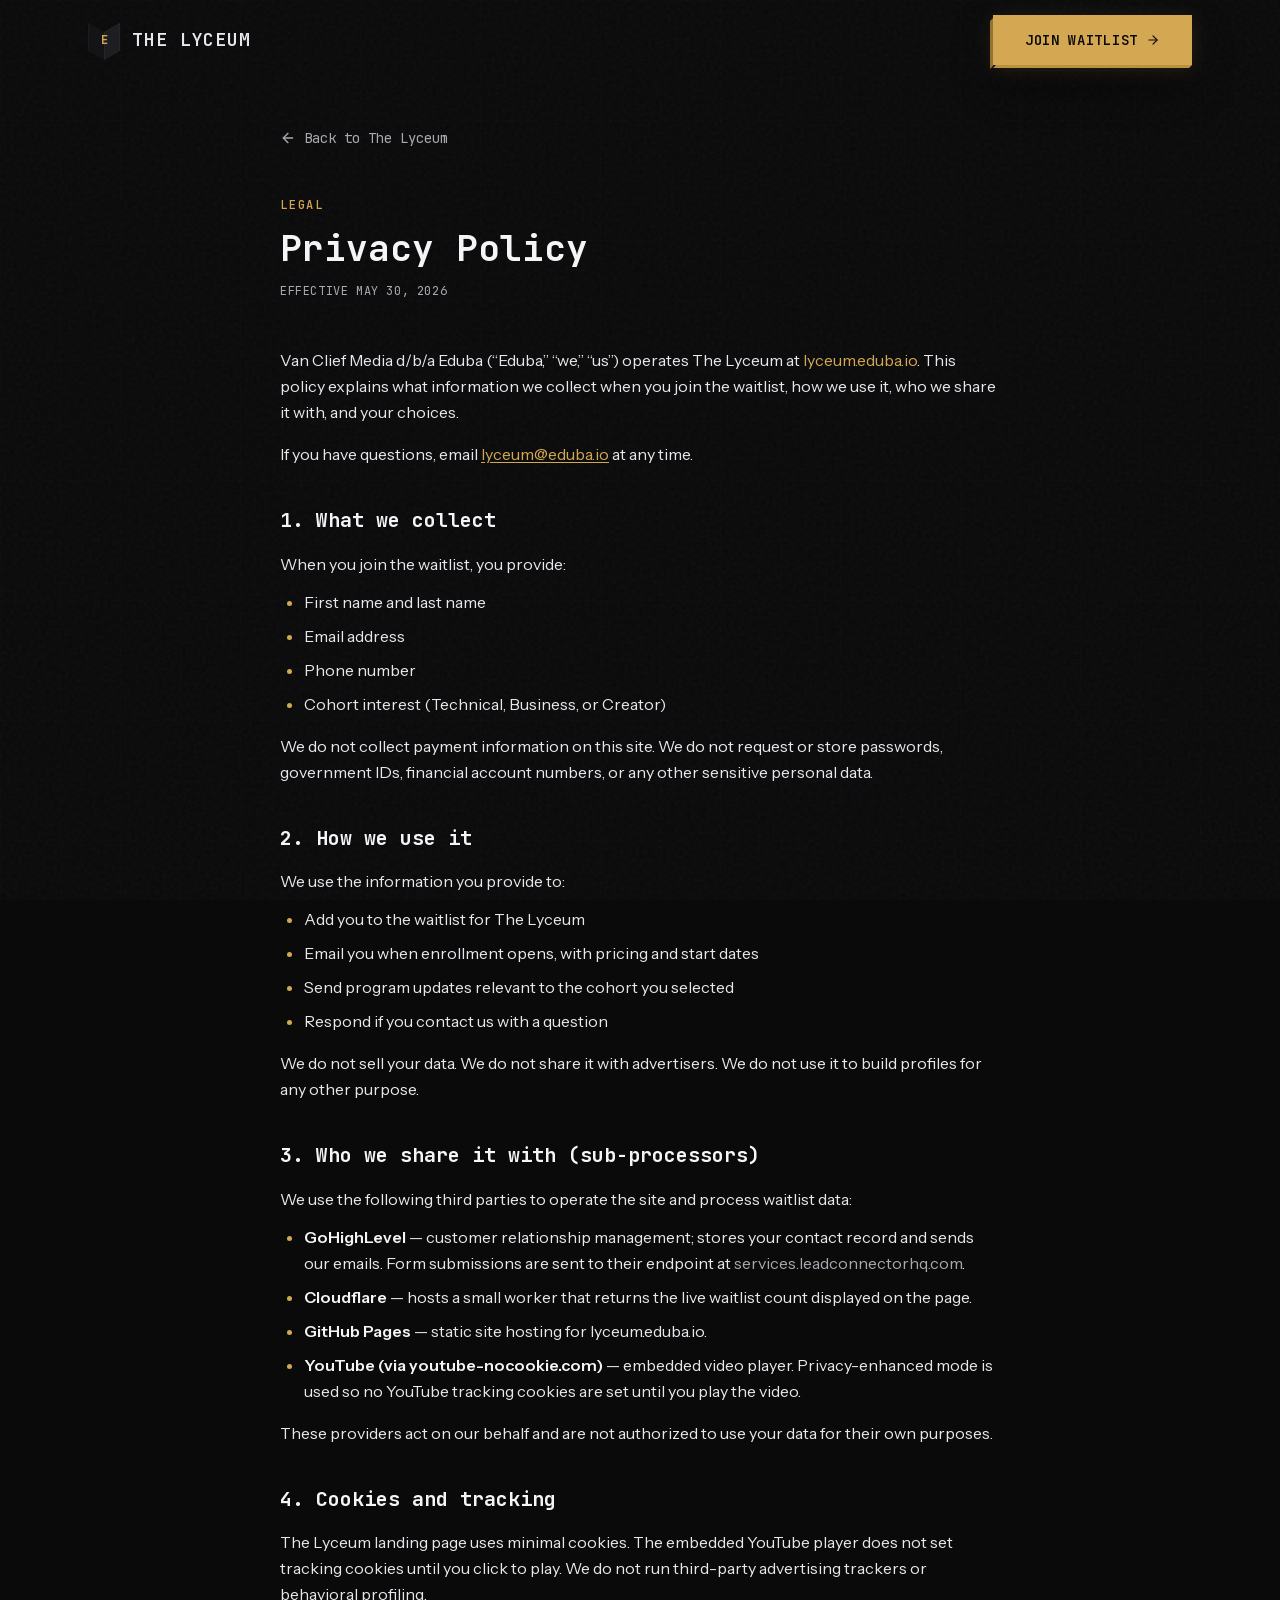
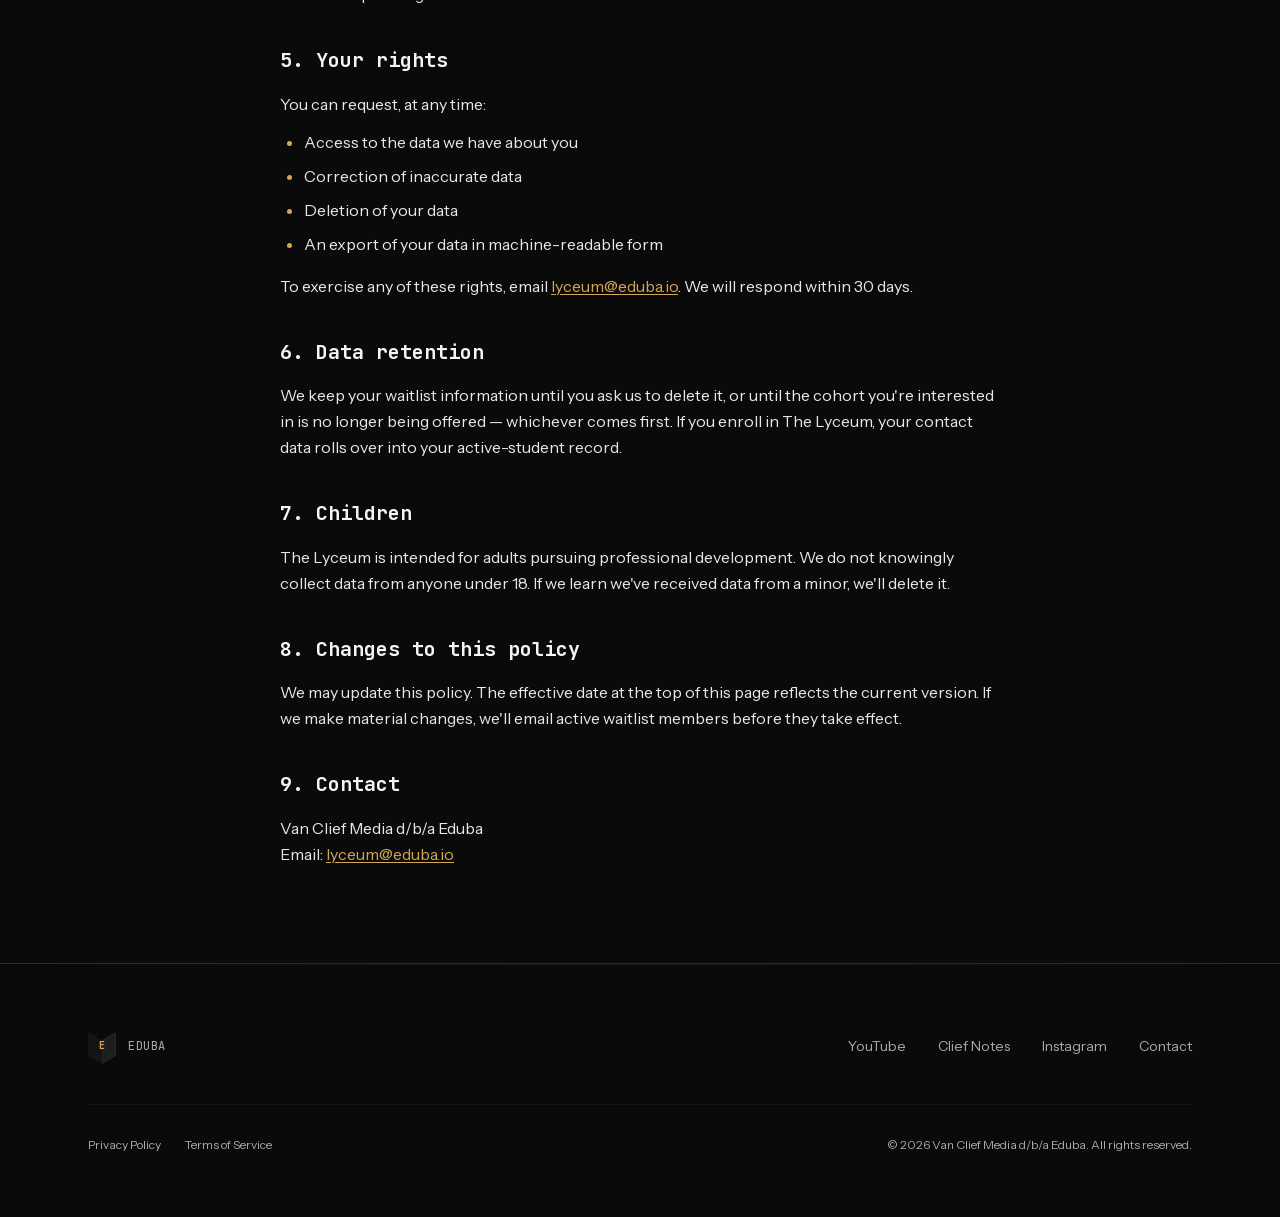
<file: privacy/index.html>
<!DOCTYPE html><!--fJ_gajN_KoXoDbSpkD23X--><html lang="en" class="dark"><head><meta charSet="utf-8"/><meta name="viewport" content="width=device-width, initial-scale=1"/><link rel="preload" href="/_next/static/media/051742360c26797e-s.p.102b7f24.woff2" as="font" crossorigin="" type="font/woff2"/><link rel="preload" href="/_next/static/media/f06bf9da926bae75-s.p.c68a79fb.woff2" as="font" crossorigin="" type="font/woff2"/><link rel="stylesheet" href="/_next/static/chunks/b5e8070ac18a15f6.css" data-precedence="next"/><link rel="preload" as="script" fetchPriority="low" href="/_next/static/chunks/12aae8bd91c83eb6.js"/><script src="/_next/static/chunks/806bdb8e4a6a9b95.js" async=""></script><script src="/_next/static/chunks/aee6c7720838f8a2.js" async=""></script><script src="/_next/static/chunks/d1e380e53588e373.js" async=""></script><script src="/_next/static/chunks/turbopack-fdefb78ad8261d2e.js" async=""></script><script src="/_next/static/chunks/b2a10bf07d443453.js" async=""></script><script src="/_next/static/chunks/960e7d95127a749b.js" async=""></script><script src="/_next/static/chunks/ff1a16fafef87110.js" async=""></script><script src="/_next/static/chunks/d2be314c3ece3fbe.js" async=""></script><script src="/_next/static/chunks/471b7effcb95e20e.js" async=""></script><meta name="next-size-adjust" content=""/><title>Privacy Policy | The Lyceum</title><meta name="description" content="How Van Clief Media d/b/a Eduba collects, uses, and protects the data you share when joining The Lyceum waitlist."/><meta property="og:title" content="The Lyceum | Eduba ICM Certification"/><meta property="og:description" content="Folders Over Agents. ICM is the methodology that outlasts every tool update. Three 3-week sprints. Three cohorts. Built for the team behind Pacific Life, KPMG UK, and IAG."/><meta property="og:type" content="website"/><meta name="twitter:card" content="summary"/><meta name="twitter:title" content="The Lyceum | Eduba ICM Certification"/><meta name="twitter:description" content="Folders Over Agents. ICM is the methodology that outlasts every tool update. Three 3-week sprints. Three cohorts. Built for the team behind Pacific Life, KPMG UK, and IAG."/><link rel="icon" href="/favicon.ico?favicon.0b3bf435.ico" sizes="256x256" type="image/x-icon"/><script type="application/ld+json">{"@context":"https://schema.org","@graph":[{"@type":"Organization","@id":"https://lyceum.eduba.io/#organization","name":"Eduba","legalName":"Van Clief Media","alternateName":"Van Clief Media d/b/a Eduba","url":"https://lyceum.eduba.io/","email":"lyceum@eduba.io","description":"Eduba operates The Lyceum, an AI certification program teaching ICM (Interpretable Context Methodology). Prior enterprise clients include Pacific Life, KPMG UK, IAG, Colgate-Palmolive, the University of Edinburgh, and the British Council.","founder":{"@type":"Person","name":"Jake Van Clief"},"sameAs":["https://www.youtube.com/@JEVanClief","https://www.skool.com/cliefnotes","https://www.instagram.com/lostandlucky/"]},{"@type":"WebSite","@id":"https://lyceum.eduba.io/#website","url":"https://lyceum.eduba.io/","name":"The Lyceum","description":"Waitlist landing page for The Lyceum AI certification program.","publisher":{"@id":"https://lyceum.eduba.io/#organization"},"inLanguage":"en-US"}]}</script><script src="/_next/static/chunks/a6dad97d9634a72d.js" noModule=""></script></head><body class="jetbrains_mono_ab5902a4-module__TIR3ba__variable instrument_sans_dedbd5f1-module__uNHJfW__variable antialiased"><div hidden=""><!--$--><!--/$--></div><nav class="fixed top-0 left-0 right-0 z-50" style="background-color:rgba(10, 10, 11, 0);backdrop-filter:blur(0px)"><div class="absolute bottom-0 left-0 right-0 h-px" style="background:linear-gradient(90deg, transparent, rgba(212,168,83,0.15), transparent);opacity:0"></div><div class="absolute bottom-0 left-0 right-0 h-px" style="background:linear-gradient(90deg, transparent 20%, var(--slate-border) 50%, transparent 80%);opacity:0"></div><div class="section-container flex items-center justify-between h-16 md:h-20"><a href="#" class="flex items-center gap-3 group"><div class="relative w-8 h-10"><div class="w-4 h-7 bg-slate-mid absolute bottom-0 left-4 group-hover:bg-ember/20 transition-colors duration-300" style="transform:skewY(-30deg);transform-origin:top left;border:1px solid rgba(255,255,255,0.04)"></div><div class="w-4 h-7 bg-slate-dark absolute bottom-0 left-0 group-hover:bg-ember/10 transition-colors duration-300" style="transform:skewY(30deg);transform-origin:top right;border-left:1px solid rgba(255,255,255,0.03)"></div><div class="absolute inset-0 flex items-center justify-center z-10"><span class="font-[family-name:var(--font-jetbrains)] text-xs font-bold text-ember">E</span></div></div><span class="font-[family-name:var(--font-jetbrains)] text-base md:text-lg font-semibold tracking-wider text-chalk hidden sm:block">THE LYCEUM</span></a><button type="button" class="btn-gold text-xs py-2.5 px-5 flex items-center gap-2">Join Waitlist<svg xmlns="http://www.w3.org/2000/svg" width="24" height="24" viewBox="0 0 24 24" fill="none" stroke="currentColor" stroke-width="2" stroke-linecap="round" stroke-linejoin="round" class="lucide lucide-arrow-right w-3.5 h-3.5" aria-hidden="true"><path d="M5 12h14"></path><path d="m12 5 7 7-7 7"></path></svg></button></div></nav><main class="min-h-screen bg-[var(--obsidian)] text-[var(--chalk)] noise-overlay"><div class="grid-wireframe fixed inset-0 pointer-events-none opacity-20"></div><article class="relative z-10 max-w-3xl mx-auto px-6 pt-32 pb-24"><a class="inline-flex items-center gap-2 text-[var(--stone)] hover:text-[var(--chalk)] transition-colors mb-12 group" href="/"><svg xmlns="http://www.w3.org/2000/svg" width="16" height="16" viewBox="0 0 24 24" fill="none" stroke="currentColor" stroke-width="2" stroke-linecap="round" stroke-linejoin="round" class="lucide lucide-arrow-left group-hover:-translate-x-0.5 transition-transform" aria-hidden="true"><path d="m12 19-7-7 7-7"></path><path d="M19 12H5"></path></svg><span class="font-[family-name:var(--font-jetbrains)] text-sm">Back to The Lyceum</span></a><span class="label-mono text-ember text-[10px] mb-3 block">Legal</span><h1 class="font-[family-name:var(--font-jetbrains)] text-3xl md:text-4xl font-bold text-white-soft mb-3 leading-tight">Privacy Policy</h1><p class="font-[family-name:var(--font-jetbrains)] text-xs uppercase tracking-wider text-stone mb-12">Effective <!-- -->May 30, 2026</p><div class="space-y-10 text-chalk text-base leading-relaxed"><section><p>Van Clief Media d/b/a Eduba (“Eduba,” “we,” “us”) operates The Lyceum at<!-- --> <span class="text-ember">lyceum.eduba.io</span>. This policy explains what information we collect when you join the waitlist, how we use it, who we share it with, and your choices.</p><p class="mt-4">If you have questions, email<!-- --> <a href="mailto:lyceum@eduba.io" class="text-ember hover:text-white-soft transition-colors underline underline-offset-2">lyceum@eduba.io</a> <!-- -->at any time.</p></section><section><h2 class="font-[family-name:var(--font-jetbrains)] text-lg md:text-xl font-bold text-white-soft mb-4 leading-snug">1. What we collect</h2><div class="text-chalk text-base leading-relaxed"><p>When you join the waitlist, you provide:</p><ul class="list-disc pl-6 mt-3 space-y-2 marker:text-ember"><li>First name and last name</li><li>Email address</li><li>Phone number</li><li>Cohort interest (Technical, Business, or Creator)</li></ul><p class="mt-4">We do not collect payment information on this site. We do not request or store passwords, government IDs, financial account numbers, or any other sensitive personal data.</p></div></section><section><h2 class="font-[family-name:var(--font-jetbrains)] text-lg md:text-xl font-bold text-white-soft mb-4 leading-snug">2. How we use it</h2><div class="text-chalk text-base leading-relaxed"><p>We use the information you provide to:</p><ul class="list-disc pl-6 mt-3 space-y-2 marker:text-ember"><li>Add you to the waitlist for The Lyceum</li><li>Email you when enrollment opens, with pricing and start dates</li><li>Send program updates relevant to the cohort you selected</li><li>Respond if you contact us with a question</li></ul><p class="mt-4">We do not sell your data. We do not share it with advertisers. We do not use it to build profiles for any other purpose.</p></div></section><section><h2 class="font-[family-name:var(--font-jetbrains)] text-lg md:text-xl font-bold text-white-soft mb-4 leading-snug">3. Who we share it with (sub-processors)</h2><div class="text-chalk text-base leading-relaxed"><p>We use the following third parties to operate the site and process waitlist data:</p><ul class="list-disc pl-6 mt-3 space-y-2 marker:text-ember"><li><span class="text-white-soft font-semibold">GoHighLevel</span> — customer relationship management; stores your contact record and sends our emails. Form submissions are sent to their endpoint at<!-- --> <span class="text-stone">services.leadconnectorhq.com</span>.</li><li><span class="text-white-soft font-semibold">Cloudflare</span> — hosts a small worker that returns the live waitlist count displayed on the page.</li><li><span class="text-white-soft font-semibold">GitHub Pages</span> — static site hosting for lyceum.eduba.io.</li><li><span class="text-white-soft font-semibold">YouTube (via youtube-nocookie.com)</span> <!-- -->— embedded video player. Privacy-enhanced mode is used so no YouTube tracking cookies are set until you play the video.</li></ul><p class="mt-4">These providers act on our behalf and are not authorized to use your data for their own purposes.</p></div></section><section><h2 class="font-[family-name:var(--font-jetbrains)] text-lg md:text-xl font-bold text-white-soft mb-4 leading-snug">4. Cookies and tracking</h2><div class="text-chalk text-base leading-relaxed"><p>The Lyceum landing page uses minimal cookies. The embedded YouTube player does not set tracking cookies until you click to play. We do not run third-party advertising trackers or behavioral profiling.</p></div></section><section><h2 class="font-[family-name:var(--font-jetbrains)] text-lg md:text-xl font-bold text-white-soft mb-4 leading-snug">5. Your rights</h2><div class="text-chalk text-base leading-relaxed"><p>You can request, at any time:</p><ul class="list-disc pl-6 mt-3 space-y-2 marker:text-ember"><li>Access to the data we have about you</li><li>Correction of inaccurate data</li><li>Deletion of your data</li><li>An export of your data in machine-readable form</li></ul><p class="mt-4">To exercise any of these rights, email<!-- --> <a href="mailto:lyceum@eduba.io" class="text-ember hover:text-white-soft transition-colors underline underline-offset-2">lyceum@eduba.io</a>. We will respond within 30 days.</p></div></section><section><h2 class="font-[family-name:var(--font-jetbrains)] text-lg md:text-xl font-bold text-white-soft mb-4 leading-snug">6. Data retention</h2><div class="text-chalk text-base leading-relaxed"><p>We keep your waitlist information until you ask us to delete it, or until the cohort you&#x27;re interested in is no longer being offered — whichever comes first. If you enroll in The Lyceum, your contact data rolls over into your active-student record.</p></div></section><section><h2 class="font-[family-name:var(--font-jetbrains)] text-lg md:text-xl font-bold text-white-soft mb-4 leading-snug">7. Children</h2><div class="text-chalk text-base leading-relaxed"><p>The Lyceum is intended for adults pursuing professional development. We do not knowingly collect data from anyone under 18. If we learn we&#x27;ve received data from a minor, we&#x27;ll delete it.</p></div></section><section><h2 class="font-[family-name:var(--font-jetbrains)] text-lg md:text-xl font-bold text-white-soft mb-4 leading-snug">8. Changes to this policy</h2><div class="text-chalk text-base leading-relaxed"><p>We may update this policy. The effective date at the top of this page reflects the current version. If we make material changes, we&#x27;ll email active waitlist members before they take effect.</p></div></section><section><h2 class="font-[family-name:var(--font-jetbrains)] text-lg md:text-xl font-bold text-white-soft mb-4 leading-snug">9. Contact</h2><div class="text-chalk text-base leading-relaxed"><p>Van Clief Media d/b/a Eduba<br/>Email:<!-- --> <a href="mailto:lyceum@eduba.io" class="text-ember hover:text-white-soft transition-colors underline underline-offset-2">lyceum@eduba.io</a></p></div></section></div></article></main><footer class="relative border-t border-slate-border bg-obsidian overflow-hidden"><div class="absolute inset-0 pointer-events-none " aria-hidden="true" style="opacity:0.06"><svg width="100%" height="100%" xmlns="http://www.w3.org/2000/svg" class="absolute inset-0" style="mask-image:radial-gradient(ellipse at center, rgba(0,0,0,0.4) 0%, rgba(0,0,0,0) 70%);-webkit-mask-image:radial-gradient(ellipse at center, rgba(0,0,0,0.4) 0%, rgba(0,0,0,0) 70%)"><defs><pattern id="grid-flat-60" width="60" height="60" patternUnits="userSpaceOnUse"><path d="M 60 0 L 0 0 0 60" fill="none" stroke="rgba(42, 42, 47, 0.2)" stroke-width="0.5" stroke-dasharray="4 4"></path></pattern></defs><rect width="100%" height="100%" fill="url(#grid-flat-60)"></rect></svg></div><div class="absolute top-0 left-0 right-0 h-px" style="background:linear-gradient(90deg, transparent, rgba(212,168,83,0.08), transparent)"></div><div class="section-container py-12 md:py-16 relative z-10"><div class="flex flex-col md:flex-row items-center justify-between gap-6"><div class="flex items-center gap-3"><div class="relative w-7 h-9"><div class="w-3.5 h-6 bg-slate-mid absolute bottom-0 left-3.5" style="transform:skewY(-30deg);transform-origin:top left;border:1px solid rgba(255,255,255,0.03)"></div><div class="w-3.5 h-6 bg-slate-dark absolute bottom-0 left-0" style="transform:skewY(30deg);transform-origin:top right"></div><div class="absolute inset-0 flex items-center justify-center z-10"><span class="font-[family-name:var(--font-jetbrains)] text-[10px] font-bold text-ember">E</span></div></div><span class="font-[family-name:var(--font-jetbrains)] text-xs tracking-wider text-stone">EDUBA</span></div><div class="flex items-center gap-6 md:gap-8 flex-wrap justify-center"><a href="https://www.youtube.com/@JEVanClief" target="_blank" rel="noopener noreferrer" class="text-stone text-sm hover:text-chalk transition-colors duration-200">YouTube</a><a href="https://www.skool.com/cliefnotes/about" target="_blank" rel="noopener noreferrer" class="text-stone text-sm hover:text-chalk transition-colors duration-200">Clief Notes</a><a href="https://www.instagram.com/lostandlucky/" target="_blank" rel="noopener noreferrer" class="text-stone text-sm hover:text-chalk transition-colors duration-200">Instagram</a><a href="mailto:lyceum@eduba.io" class="text-stone text-sm hover:text-chalk transition-colors duration-200">Contact</a></div></div><div class="mt-10 pt-8 border-t border-slate-border/40 flex flex-col md:flex-row items-center justify-between gap-4"><div class="flex items-center gap-6 text-xs"><a class="text-stone hover:text-chalk transition-colors duration-200" href="/privacy/">Privacy Policy</a><a class="text-stone hover:text-chalk transition-colors duration-200" href="/terms/">Terms of Service</a></div><p class="text-stone text-xs text-center md:text-right">© <!-- -->2026<!-- --> Van Clief Media d/b/a Eduba. All rights reserved.</p></div></div></footer><!--$--><!--/$--><script src="/_next/static/chunks/12aae8bd91c83eb6.js" id="_R_" async=""></script><script>(self.__next_f=self.__next_f||[]).push([0])</script><script>self.__next_f.push([1,"1:\"$Sreact.fragment\"\n2:I[34947,[\"/_next/static/chunks/b2a10bf07d443453.js\",\"/_next/static/chunks/960e7d95127a749b.js\"],\"default\"]\n3:I[39756,[\"/_next/static/chunks/ff1a16fafef87110.js\",\"/_next/static/chunks/d2be314c3ece3fbe.js\"],\"default\"]\n4:I[37457,[\"/_next/static/chunks/ff1a16fafef87110.js\",\"/_next/static/chunks/d2be314c3ece3fbe.js\"],\"default\"]\n5:I[3265,[\"/_next/static/chunks/b2a10bf07d443453.js\",\"/_next/static/chunks/960e7d95127a749b.js\",\"/_next/static/chunks/471b7effcb95e20e.js\"],\"default\"]\n6:I[22016,[\"/_next/static/chunks/b2a10bf07d443453.js\",\"/_next/static/chunks/960e7d95127a749b.js\",\"/_next/static/chunks/471b7effcb95e20e.js\"],\"\"]\n12:I[68027,[],\"default\"]\n:HL[\"/_next/static/chunks/b5e8070ac18a15f6.css\",\"style\"]\n:HL[\"/_next/static/media/051742360c26797e-s.p.102b7f24.woff2\",\"font\",{\"crossOrigin\":\"\",\"type\":\"font/woff2\"}]\n:HL[\"/_next/static/media/f06bf9da926bae75-s.p.c68a79fb.woff2\",\"font\",{\"crossOrigin\":\"\",\"type\":\"font/woff2\"}]\n"])</script><script>self.__next_f.push([1,"0:{\"P\":null,\"b\":\"fJ_gajN_KoXoDbSpkD23X\",\"c\":[\"\",\"privacy\",\"\"],\"q\":\"\",\"i\":false,\"f\":[[[\"\",{\"children\":[\"privacy\",{\"children\":[\"__PAGE__\",{}]}]},\"$undefined\",\"$undefined\",true],[[\"$\",\"$1\",\"c\",{\"children\":[[[\"$\",\"link\",\"0\",{\"rel\":\"stylesheet\",\"href\":\"/_next/static/chunks/b5e8070ac18a15f6.css\",\"precedence\":\"next\",\"crossOrigin\":\"$undefined\",\"nonce\":\"$undefined\"}],[\"$\",\"script\",\"script-0\",{\"src\":\"/_next/static/chunks/b2a10bf07d443453.js\",\"async\":true,\"nonce\":\"$undefined\"}],[\"$\",\"script\",\"script-1\",{\"src\":\"/_next/static/chunks/960e7d95127a749b.js\",\"async\":true,\"nonce\":\"$undefined\"}]],[\"$\",\"html\",null,{\"lang\":\"en\",\"className\":\"dark\",\"children\":[[\"$\",\"head\",null,{\"children\":[\"$\",\"script\",null,{\"type\":\"application/ld+json\",\"dangerouslySetInnerHTML\":{\"__html\":\"{\\\"@context\\\":\\\"https://schema.org\\\",\\\"@graph\\\":[{\\\"@type\\\":\\\"Organization\\\",\\\"@id\\\":\\\"https://lyceum.eduba.io/#organization\\\",\\\"name\\\":\\\"Eduba\\\",\\\"legalName\\\":\\\"Van Clief Media\\\",\\\"alternateName\\\":\\\"Van Clief Media d/b/a Eduba\\\",\\\"url\\\":\\\"https://lyceum.eduba.io/\\\",\\\"email\\\":\\\"lyceum@eduba.io\\\",\\\"description\\\":\\\"Eduba operates The Lyceum, an AI certification program teaching ICM (Interpretable Context Methodology). Prior enterprise clients include Pacific Life, KPMG UK, IAG, Colgate-Palmolive, the University of Edinburgh, and the British Council.\\\",\\\"founder\\\":{\\\"@type\\\":\\\"Person\\\",\\\"name\\\":\\\"Jake Van Clief\\\"},\\\"sameAs\\\":[\\\"https://www.youtube.com/@JEVanClief\\\",\\\"https://www.skool.com/cliefnotes\\\",\\\"https://www.instagram.com/lostandlucky/\\\"]},{\\\"@type\\\":\\\"WebSite\\\",\\\"@id\\\":\\\"https://lyceum.eduba.io/#website\\\",\\\"url\\\":\\\"https://lyceum.eduba.io/\\\",\\\"name\\\":\\\"The Lyceum\\\",\\\"description\\\":\\\"Waitlist landing page for The Lyceum AI certification program.\\\",\\\"publisher\\\":{\\\"@id\\\":\\\"https://lyceum.eduba.io/#organization\\\"},\\\"inLanguage\\\":\\\"en-US\\\"}]}\"}}]}],[\"$\",\"body\",null,{\"className\":\"jetbrains_mono_ab5902a4-module__TIR3ba__variable instrument_sans_dedbd5f1-module__uNHJfW__variable antialiased\",\"children\":[\"$\",\"$L2\",null,{\"children\":[\"$\",\"$L3\",null,{\"parallelRouterKey\":\"children\",\"error\":\"$undefined\",\"errorStyles\":\"$undefined\",\"errorScripts\":\"$undefined\",\"template\":[\"$\",\"$L4\",null,{}],\"templateStyles\":\"$undefined\",\"templateScripts\":\"$undefined\",\"notFound\":[[[\"$\",\"title\",null,{\"children\":\"404: This page could not be found.\"}],[\"$\",\"div\",null,{\"style\":{\"fontFamily\":\"system-ui,\\\"Segoe UI\\\",Roboto,Helvetica,Arial,sans-serif,\\\"Apple Color Emoji\\\",\\\"Segoe UI Emoji\\\"\",\"height\":\"100vh\",\"textAlign\":\"center\",\"display\":\"flex\",\"flexDirection\":\"column\",\"alignItems\":\"center\",\"justifyContent\":\"center\"},\"children\":[\"$\",\"div\",null,{\"children\":[[\"$\",\"style\",null,{\"dangerouslySetInnerHTML\":{\"__html\":\"body{color:#000;background:#fff;margin:0}.next-error-h1{border-right:1px solid rgba(0,0,0,.3)}@media (prefers-color-scheme:dark){body{color:#fff;background:#000}.next-error-h1{border-right:1px solid rgba(255,255,255,.3)}}\"}}],[\"$\",\"h1\",null,{\"className\":\"next-error-h1\",\"style\":{\"display\":\"inline-block\",\"margin\":\"0 20px 0 0\",\"padding\":\"0 23px 0 0\",\"fontSize\":24,\"fontWeight\":500,\"verticalAlign\":\"top\",\"lineHeight\":\"49px\"},\"children\":404}],[\"$\",\"div\",null,{\"style\":{\"display\":\"inline-block\"},\"children\":[\"$\",\"h2\",null,{\"style\":{\"fontSize\":14,\"fontWeight\":400,\"lineHeight\":\"49px\",\"margin\":0},\"children\":\"This page could not be found.\"}]}]]}]}]],[]],\"forbidden\":\"$undefined\",\"unauthorized\":\"$undefined\"}]}]}]]}]]}],{\"children\":[[\"$\",\"$1\",\"c\",{\"children\":[null,[\"$\",\"$L3\",null,{\"parallelRouterKey\":\"children\",\"error\":\"$undefined\",\"errorStyles\":\"$undefined\",\"errorScripts\":\"$undefined\",\"template\":[\"$\",\"$L4\",null,{}],\"templateStyles\":\"$undefined\",\"templateScripts\":\"$undefined\",\"notFound\":\"$undefined\",\"forbidden\":\"$undefined\",\"unauthorized\":\"$undefined\"}]]}],{\"children\":[[\"$\",\"$1\",\"c\",{\"children\":[[[\"$\",\"$L5\",null,{}],[\"$\",\"main\",null,{\"className\":\"min-h-screen bg-[var(--obsidian)] text-[var(--chalk)] noise-overlay\",\"children\":[[\"$\",\"div\",null,{\"className\":\"grid-wireframe fixed inset-0 pointer-events-none opacity-20\"}],[\"$\",\"article\",null,{\"className\":\"relative z-10 max-w-3xl mx-auto px-6 pt-32 pb-24\",\"children\":[[\"$\",\"$L6\",null,{\"href\":\"/\",\"className\":\"inline-flex items-center gap-2 text-[var(--stone)] hover:text-[var(--chalk)] transition-colors mb-12 group\",\"children\":[[\"$\",\"svg\",null,{\"ref\":\"$undefined\",\"xmlns\":\"http://www.w3.org/2000/svg\",\"width\":16,\"height\":16,\"viewBox\":\"0 0 24 24\",\"fill\":\"none\",\"stroke\":\"currentColor\",\"strokeWidth\":2,\"strokeLinecap\":\"round\",\"strokeLinejoin\":\"round\",\"className\":\"lucide lucide-arrow-left group-hover:-translate-x-0.5 transition-transform\",\"aria-hidden\":\"true\",\"children\":[\"$L7\",\"$L8\",\"$undefined\"]}],\"$L9\"]}],\"$La\",\"$Lb\",\"$Lc\",\"$Ld\"]}]]}],\"$Le\"],[\"$Lf\"],\"$L10\"]}],{},null,false,false]},null,false,false]},null,false,false],\"$L11\",false]],\"m\":\"$undefined\",\"G\":[\"$12\",[]],\"S\":true}\n"])</script><script>self.__next_f.push([1,"1a:I[52689,[\"/_next/static/chunks/b2a10bf07d443453.js\",\"/_next/static/chunks/960e7d95127a749b.js\",\"/_next/static/chunks/471b7effcb95e20e.js\"],\"default\"]\n1b:I[97367,[\"/_next/static/chunks/ff1a16fafef87110.js\",\"/_next/static/chunks/d2be314c3ece3fbe.js\"],\"OutletBoundary\"]\n1c:\"$Sreact.suspense\"\n1e:I[97367,[\"/_next/static/chunks/ff1a16fafef87110.js\",\"/_next/static/chunks/d2be314c3ece3fbe.js\"],\"ViewportBoundary\"]\n20:I[97367,[\"/_next/static/chunks/ff1a16fafef87110.js\",\"/_next/static/chunks/d2be314c3ece3fbe.js\"],\"MetadataBoundary\"]\n7:[\"$\",\"path\",\"1l729n\",{\"d\":\"m12 19-7-7 7-7\"}]\n8:[\"$\",\"path\",\"x3x0zl\",{\"d\":\"M19 12H5\"}]\n9:[\"$\",\"span\",null,{\"className\":\"font-[family-name:var(--font-jetbrains)] text-sm\",\"children\":\"Back to The Lyceum\"}]\na:[\"$\",\"span\",null,{\"className\":\"label-mono text-ember text-[10px] mb-3 block\",\"children\":\"Legal\"}]\nb:[\"$\",\"h1\",null,{\"className\":\"font-[family-name:var(--font-jetbrains)] text-3xl md:text-4xl font-bold text-white-soft mb-3 leading-tight\",\"children\":\"Privacy Policy\"}]\nc:[\"$\",\"p\",null,{\"className\":\"font-[family-name:var(--font-jetbrains)] text-xs uppercase tracking-wider text-stone mb-12\",\"children\":[\"Effective \",\"May 30, 2026\"]}]\n"])</script><script>self.__next_f.push([1,"d:[\"$\",\"div\",null,{\"className\":\"space-y-10 text-chalk text-base leading-relaxed\",\"children\":[[\"$\",\"section\",null,{\"children\":[[\"$\",\"p\",null,{\"children\":[\"Van Clief Media d/b/a Eduba (“Eduba,” “we,” “us”) operates The Lyceum at\",\" \",[\"$\",\"span\",null,{\"className\":\"text-ember\",\"children\":\"lyceum.eduba.io\"}],\". This policy explains what information we collect when you join the waitlist, how we use it, who we share it with, and your choices.\"]}],[\"$\",\"p\",null,{\"className\":\"mt-4\",\"children\":[\"If you have questions, email\",\" \",[\"$\",\"a\",null,{\"href\":\"mailto:lyceum@eduba.io\",\"className\":\"text-ember hover:text-white-soft transition-colors underline underline-offset-2\",\"children\":\"lyceum@eduba.io\"}],\" \",\"at any time.\"]}]]}],[\"$\",\"section\",null,{\"children\":[[\"$\",\"h2\",null,{\"className\":\"font-[family-name:var(--font-jetbrains)] text-lg md:text-xl font-bold text-white-soft mb-4 leading-snug\",\"children\":\"1. What we collect\"}],[\"$\",\"div\",null,{\"className\":\"text-chalk text-base leading-relaxed\",\"children\":[[\"$\",\"p\",null,{\"children\":\"When you join the waitlist, you provide:\"}],[\"$\",\"ul\",null,{\"className\":\"list-disc pl-6 mt-3 space-y-2 marker:text-ember\",\"children\":[[\"$\",\"li\",null,{\"children\":\"First name and last name\"}],[\"$\",\"li\",null,{\"children\":\"Email address\"}],[\"$\",\"li\",null,{\"children\":\"Phone number\"}],[\"$\",\"li\",null,{\"children\":\"Cohort interest (Technical, Business, or Creator)\"}]]}],[\"$\",\"p\",null,{\"className\":\"mt-4\",\"children\":\"We do not collect payment information on this site. We do not request or store passwords, government IDs, financial account numbers, or any other sensitive personal data.\"}]]}]]}],[\"$\",\"section\",null,{\"children\":[[\"$\",\"h2\",null,{\"className\":\"font-[family-name:var(--font-jetbrains)] text-lg md:text-xl font-bold text-white-soft mb-4 leading-snug\",\"children\":\"2. How we use it\"}],[\"$\",\"div\",null,{\"className\":\"text-chalk text-base leading-relaxed\",\"children\":[[\"$\",\"p\",null,{\"children\":\"We use the information you provide to:\"}],[\"$\",\"ul\",null,{\"className\":\"list-disc pl-6 mt-3 space-y-2 marker:text-ember\",\"children\":[[\"$\",\"li\",null,{\"children\":\"Add you to the waitlist for The Lyceum\"}],[\"$\",\"li\",null,{\"children\":\"Email you when enrollment opens, with pricing and start dates\"}],[\"$\",\"li\",null,{\"children\":\"Send program updates relevant to the cohort you selected\"}],[\"$\",\"li\",null,{\"children\":\"Respond if you contact us with a question\"}]]}],[\"$\",\"p\",null,{\"className\":\"mt-4\",\"children\":\"We do not sell your data. We do not share it with advertisers. We do not use it to build profiles for any other purpose.\"}]]}]]}],[\"$\",\"section\",null,{\"children\":[[\"$\",\"h2\",null,{\"className\":\"font-[family-name:var(--font-jetbrains)] text-lg md:text-xl font-bold text-white-soft mb-4 leading-snug\",\"children\":\"3. Who we share it with (sub-processors)\"}],[\"$\",\"div\",null,{\"className\":\"text-chalk text-base leading-relaxed\",\"children\":[[\"$\",\"p\",null,{\"children\":\"We use the following third parties to operate the site and process waitlist data:\"}],[\"$\",\"ul\",null,{\"className\":\"list-disc pl-6 mt-3 space-y-2 marker:text-ember\",\"children\":[[\"$\",\"li\",null,{\"children\":[[\"$\",\"span\",null,{\"className\":\"text-white-soft font-semibold\",\"children\":\"GoHighLevel\"}],\" — customer relationship management; stores your contact record and sends our emails. Form submissions are sent to their endpoint at\",\" \",[\"$\",\"span\",null,{\"className\":\"text-stone\",\"children\":\"services.leadconnectorhq.com\"}],\".\"]}],[\"$\",\"li\",null,{\"children\":[[\"$\",\"span\",null,{\"className\":\"text-white-soft font-semibold\",\"children\":\"Cloudflare\"}],\" — hosts a small worker that returns the live waitlist count displayed on the page.\"]}],[\"$\",\"li\",null,{\"children\":[[\"$\",\"span\",null,{\"className\":\"text-white-soft font-semibold\",\"children\":\"GitHub Pages\"}],\" — static site hosting for lyceum.eduba.io.\"]}],[\"$\",\"li\",null,{\"children\":[[\"$\",\"span\",null,{\"className\":\"text-white-soft font-semibold\",\"children\":\"YouTube (via youtube-nocookie.com)\"}],\" \",\"— embedded video player. Privacy-enhanced mode is used so no YouTube tracking cookies are set until you play the video.\"]}]]}],\"$L13\"]}]]}],\"$L14\",\"$L15\",\"$L16\",\"$L17\",\"$L18\",\"$L19\"]}]\n"])</script><script>self.__next_f.push([1,"e:[\"$\",\"footer\",null,{\"className\":\"relative border-t border-slate-border bg-obsidian overflow-hidden\",\"children\":[[\"$\",\"$L1a\",null,{\"color\":\"rgba(42, 42, 47, 0.2)\",\"opacity\":0.06,\"perspective\":false}],[\"$\",\"div\",null,{\"className\":\"absolute top-0 left-0 right-0 h-px\",\"style\":{\"background\":\"linear-gradient(90deg, transparent, rgba(212,168,83,0.08), transparent)\"}}],[\"$\",\"div\",null,{\"className\":\"section-container py-12 md:py-16 relative z-10\",\"children\":[[\"$\",\"div\",null,{\"className\":\"flex flex-col md:flex-row items-center justify-between gap-6\",\"children\":[[\"$\",\"div\",null,{\"className\":\"flex items-center gap-3\",\"children\":[[\"$\",\"div\",null,{\"className\":\"relative w-7 h-9\",\"children\":[[\"$\",\"div\",null,{\"className\":\"w-3.5 h-6 bg-slate-mid absolute bottom-0 left-3.5\",\"style\":{\"transform\":\"skewY(-30deg)\",\"transformOrigin\":\"top left\",\"border\":\"1px solid rgba(255,255,255,0.03)\"}}],[\"$\",\"div\",null,{\"className\":\"w-3.5 h-6 bg-slate-dark absolute bottom-0 left-0\",\"style\":{\"transform\":\"skewY(30deg)\",\"transformOrigin\":\"top right\"}}],[\"$\",\"div\",null,{\"className\":\"absolute inset-0 flex items-center justify-center z-10\",\"children\":[\"$\",\"span\",null,{\"className\":\"font-[family-name:var(--font-jetbrains)] text-[10px] font-bold text-ember\",\"children\":\"E\"}]}]]}],[\"$\",\"span\",null,{\"className\":\"font-[family-name:var(--font-jetbrains)] text-xs tracking-wider text-stone\",\"children\":\"EDUBA\"}]]}],[\"$\",\"div\",null,{\"className\":\"flex items-center gap-6 md:gap-8 flex-wrap justify-center\",\"children\":[[\"$\",\"a\",null,{\"href\":\"https://www.youtube.com/@JEVanClief\",\"target\":\"_blank\",\"rel\":\"noopener noreferrer\",\"className\":\"text-stone text-sm hover:text-chalk transition-colors duration-200\",\"children\":\"YouTube\"}],[\"$\",\"a\",null,{\"href\":\"https://www.skool.com/cliefnotes/about\",\"target\":\"_blank\",\"rel\":\"noopener noreferrer\",\"className\":\"text-stone text-sm hover:text-chalk transition-colors duration-200\",\"children\":\"Clief Notes\"}],[\"$\",\"a\",null,{\"href\":\"https://www.instagram.com/lostandlucky/\",\"target\":\"_blank\",\"rel\":\"noopener noreferrer\",\"className\":\"text-stone text-sm hover:text-chalk transition-colors duration-200\",\"children\":\"Instagram\"}],[\"$\",\"a\",null,{\"href\":\"mailto:lyceum@eduba.io\",\"className\":\"text-stone text-sm hover:text-chalk transition-colors duration-200\",\"children\":\"Contact\"}]]}]]}],[\"$\",\"div\",null,{\"className\":\"mt-10 pt-8 border-t border-slate-border/40 flex flex-col md:flex-row items-center justify-between gap-4\",\"children\":[[\"$\",\"div\",null,{\"className\":\"flex items-center gap-6 text-xs\",\"children\":[[\"$\",\"$L6\",null,{\"href\":\"/privacy\",\"className\":\"text-stone hover:text-chalk transition-colors duration-200\",\"children\":\"Privacy Policy\"}],[\"$\",\"$L6\",null,{\"href\":\"/terms\",\"className\":\"text-stone hover:text-chalk transition-colors duration-200\",\"children\":\"Terms of Service\"}]]}],[\"$\",\"p\",null,{\"className\":\"text-stone text-xs text-center md:text-right\",\"children\":[\"© \",2026,\" Van Clief Media d/b/a Eduba. All rights reserved.\"]}]]}]]}]]}]\n"])</script><script>self.__next_f.push([1,"f:[\"$\",\"script\",\"script-0\",{\"src\":\"/_next/static/chunks/471b7effcb95e20e.js\",\"async\":true,\"nonce\":\"$undefined\"}]\n10:[\"$\",\"$L1b\",null,{\"children\":[\"$\",\"$1c\",null,{\"name\":\"Next.MetadataOutlet\",\"children\":\"$@1d\"}]}]\n11:[\"$\",\"$1\",\"h\",{\"children\":[null,[\"$\",\"$L1e\",null,{\"children\":\"$L1f\"}],[\"$\",\"div\",null,{\"hidden\":true,\"children\":[\"$\",\"$L20\",null,{\"children\":[\"$\",\"$1c\",null,{\"name\":\"Next.Metadata\",\"children\":\"$L21\"}]}]}],[\"$\",\"meta\",null,{\"name\":\"next-size-adjust\",\"content\":\"\"}]]}]\n"])</script><script>self.__next_f.push([1,"13:[\"$\",\"p\",null,{\"className\":\"mt-4\",\"children\":\"These providers act on our behalf and are not authorized to use your data for their own purposes.\"}]\n14:[\"$\",\"section\",null,{\"children\":[[\"$\",\"h2\",null,{\"className\":\"font-[family-name:var(--font-jetbrains)] text-lg md:text-xl font-bold text-white-soft mb-4 leading-snug\",\"children\":\"4. Cookies and tracking\"}],[\"$\",\"div\",null,{\"className\":\"text-chalk text-base leading-relaxed\",\"children\":[\"$\",\"p\",null,{\"children\":\"The Lyceum landing page uses minimal cookies. The embedded YouTube player does not set tracking cookies until you click to play. We do not run third-party advertising trackers or behavioral profiling.\"}]}]]}]\n15:[\"$\",\"section\",null,{\"children\":[[\"$\",\"h2\",null,{\"className\":\"font-[family-name:var(--font-jetbrains)] text-lg md:text-xl font-bold text-white-soft mb-4 leading-snug\",\"children\":\"5. Your rights\"}],[\"$\",\"div\",null,{\"className\":\"text-chalk text-base leading-relaxed\",\"children\":[[\"$\",\"p\",null,{\"children\":\"You can request, at any time:\"}],[\"$\",\"ul\",null,{\"className\":\"list-disc pl-6 mt-3 space-y-2 marker:text-ember\",\"children\":[[\"$\",\"li\",null,{\"children\":\"Access to the data we have about you\"}],[\"$\",\"li\",null,{\"children\":\"Correction of inaccurate data\"}],[\"$\",\"li\",null,{\"children\":\"Deletion of your data\"}],[\"$\",\"li\",null,{\"children\":\"An export of your data in machine-readable form\"}]]}],[\"$\",\"p\",null,{\"className\":\"mt-4\",\"children\":[\"To exercise any of these rights, email\",\" \",[\"$\",\"a\",null,{\"href\":\"mailto:lyceum@eduba.io\",\"className\":\"text-ember hover:text-white-soft transition-colors underline underline-offset-2\",\"children\":\"lyceum@eduba.io\"}],\". We will respond within 30 days.\"]}]]}]]}]\n16:[\"$\",\"section\",null,{\"children\":[[\"$\",\"h2\",null,{\"className\":\"font-[family-name:var(--font-jetbrains)] text-lg md:text-xl font-bold text-white-soft mb-4 leading-snug\",\"children\":\"6. Data retention\"}],[\"$\",\"div\",null,{\"className\":\"text-chalk text-base leading-relaxed\",\"children\":[\"$\",\"p\",null,{\"children\":\"We keep your waitlist information until you ask us to delete it, or until the cohort you're interested in is no longer being offered — whichever comes first. If you enroll in The Lyceum, your contact data rolls over into your active-student record.\"}]}]]}]\n17:[\"$\",\"section\",null,{\"children\":[[\"$\",\"h2\",null,{\"className\":\"font-[family-name:var(--font-jetbrains)] text-lg md:text-xl font-bold text-white-soft mb-4 leading-snug\",\"children\":\"7. Children\"}],[\"$\",\"div\",null,{\"className\":\"text-chalk text-base leading-relaxed\",\"children\":[\"$\",\"p\",null,{\"children\":\"The Lyceum is intended for adults pursuing professional development. We do not knowingly collect data from anyone under 18. If we learn we've received data from a minor, we'll delete it.\"}]}]]}]\n18:[\"$\",\"section\",null,{\"children\":[[\"$\",\"h2\",null,{\"className\":\"font-[family-name:var(--font-jetbrains)] text-lg md:text-xl font-bold text-white-soft mb-4 leading-snug\",\"children\":\"8. Changes to this policy\"}],[\"$\",\"div\",null,{\"className\":\"text-chalk text-base leading-relaxed\",\"children\":[\"$\",\"p\",null,{\"children\":\"We may update this policy. The effective date at the top of this page reflects the current version. If we make material changes, we'll email active waitlist members before they take effect.\"}]}]]}]\n19:[\"$\",\"section\",null,{\"children\":[[\"$\",\"h2\",null,{\"className\":\"font-[family-name:var(--font-jetbrains)] text-lg md:text-xl font-bold text-white-soft mb-4 leading-snug\",\"children\":\"9. Contact\"}],[\"$\",\"div\",null,{\"className\":\"text-chalk text-base leading-relaxed\",\"children\":[\"$\",\"p\",null,{\"children\":[\"Van Clief Media d/b/a Eduba\",[\"$\",\"br\",null,{}],\"Email:\",\" \",[\"$\",\"a\",null,{\"href\":\"mailto:lyceum@eduba.io\",\"className\":\"text-ember hover:text-white-soft transition-colors underline underline-offset-2\",\"children\":\"lyceum@eduba.io\"}]]}]}]]}]\n"])</script><script>self.__next_f.push([1,"1f:[[\"$\",\"meta\",\"0\",{\"charSet\":\"utf-8\"}],[\"$\",\"meta\",\"1\",{\"name\":\"viewport\",\"content\":\"width=device-width, initial-scale=1\"}]]\n"])</script><script>self.__next_f.push([1,"22:I[27201,[\"/_next/static/chunks/ff1a16fafef87110.js\",\"/_next/static/chunks/d2be314c3ece3fbe.js\"],\"IconMark\"]\n1d:null\n21:[[\"$\",\"title\",\"0\",{\"children\":\"Privacy Policy | The Lyceum\"}],[\"$\",\"meta\",\"1\",{\"name\":\"description\",\"content\":\"How Van Clief Media d/b/a Eduba collects, uses, and protects the data you share when joining The Lyceum waitlist.\"}],[\"$\",\"meta\",\"2\",{\"property\":\"og:title\",\"content\":\"The Lyceum | Eduba ICM Certification\"}],[\"$\",\"meta\",\"3\",{\"property\":\"og:description\",\"content\":\"Folders Over Agents. ICM is the methodology that outlasts every tool update. Three 3-week sprints. Three cohorts. Built for the team behind Pacific Life, KPMG UK, and IAG.\"}],[\"$\",\"meta\",\"4\",{\"property\":\"og:type\",\"content\":\"website\"}],[\"$\",\"meta\",\"5\",{\"name\":\"twitter:card\",\"content\":\"summary\"}],[\"$\",\"meta\",\"6\",{\"name\":\"twitter:title\",\"content\":\"The Lyceum | Eduba ICM Certification\"}],[\"$\",\"meta\",\"7\",{\"name\":\"twitter:description\",\"content\":\"Folders Over Agents. ICM is the methodology that outlasts every tool update. Three 3-week sprints. Three cohorts. Built for the team behind Pacific Life, KPMG UK, and IAG.\"}],[\"$\",\"link\",\"8\",{\"rel\":\"icon\",\"href\":\"/favicon.ico?favicon.0b3bf435.ico\",\"sizes\":\"256x256\",\"type\":\"image/x-icon\"}],[\"$\",\"$L22\",\"9\",{}]]\n"])</script></body></html>
</file>
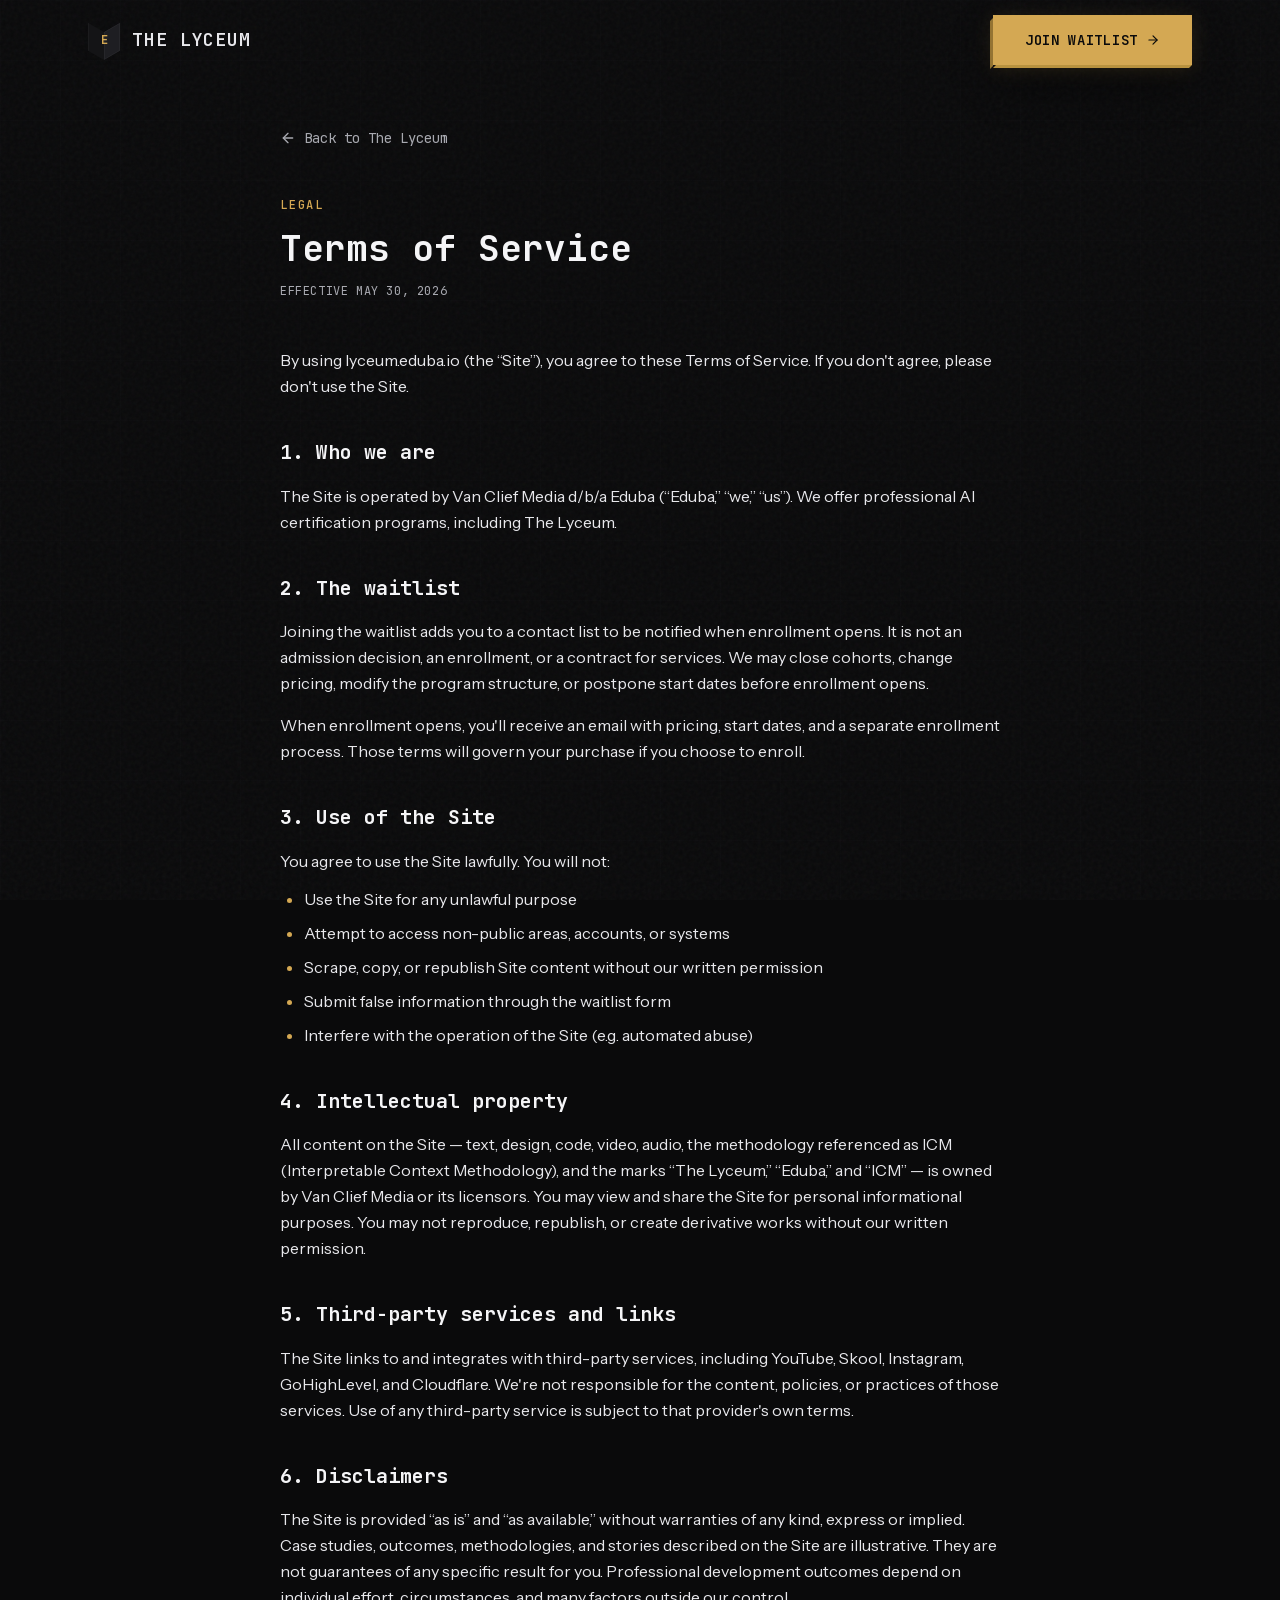
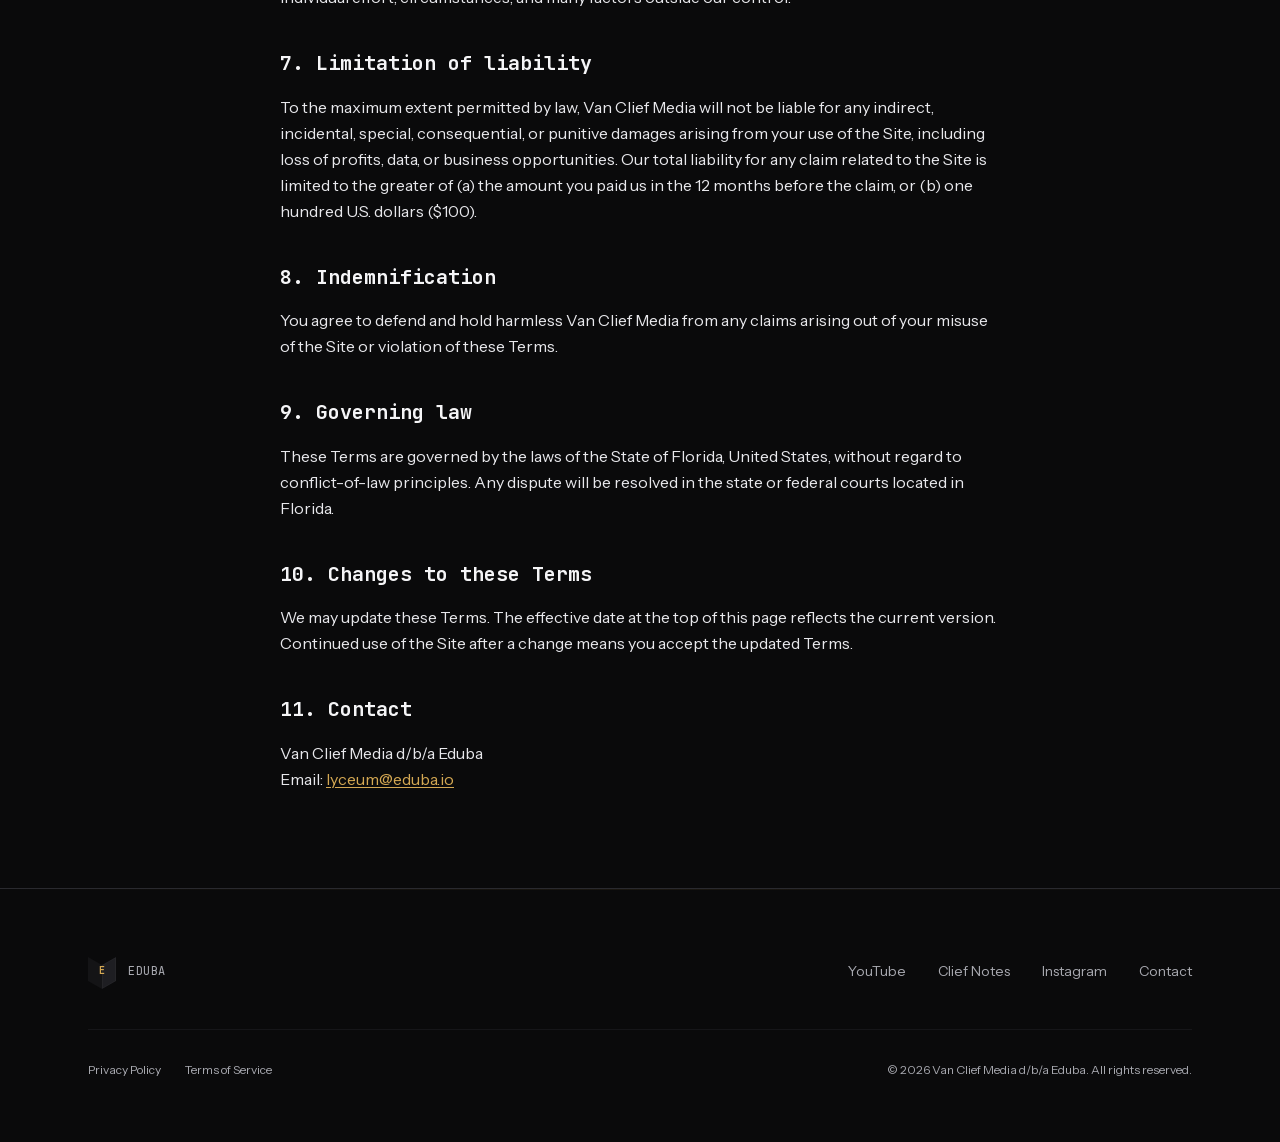
<file: terms/index.html>
<!DOCTYPE html><!--fJ_gajN_KoXoDbSpkD23X--><html lang="en" class="dark"><head><meta charSet="utf-8"/><meta name="viewport" content="width=device-width, initial-scale=1"/><link rel="preload" href="/_next/static/media/051742360c26797e-s.p.102b7f24.woff2" as="font" crossorigin="" type="font/woff2"/><link rel="preload" href="/_next/static/media/f06bf9da926bae75-s.p.c68a79fb.woff2" as="font" crossorigin="" type="font/woff2"/><link rel="stylesheet" href="/_next/static/chunks/b5e8070ac18a15f6.css" data-precedence="next"/><link rel="preload" as="script" fetchPriority="low" href="/_next/static/chunks/12aae8bd91c83eb6.js"/><script src="/_next/static/chunks/806bdb8e4a6a9b95.js" async=""></script><script src="/_next/static/chunks/aee6c7720838f8a2.js" async=""></script><script src="/_next/static/chunks/d1e380e53588e373.js" async=""></script><script src="/_next/static/chunks/turbopack-fdefb78ad8261d2e.js" async=""></script><script src="/_next/static/chunks/b2a10bf07d443453.js" async=""></script><script src="/_next/static/chunks/960e7d95127a749b.js" async=""></script><script src="/_next/static/chunks/ff1a16fafef87110.js" async=""></script><script src="/_next/static/chunks/d2be314c3ece3fbe.js" async=""></script><script src="/_next/static/chunks/471b7effcb95e20e.js" async=""></script><meta name="next-size-adjust" content=""/><title>Terms of Service | The Lyceum</title><meta name="description" content="Terms of use for The Lyceum at lyceum.eduba.io, operated by Van Clief Media d/b/a Eduba."/><meta property="og:title" content="The Lyceum | Eduba ICM Certification"/><meta property="og:description" content="Folders Over Agents. ICM is the methodology that outlasts every tool update. Three 3-week sprints. Three cohorts. Built for the team behind Pacific Life, KPMG UK, and IAG."/><meta property="og:type" content="website"/><meta name="twitter:card" content="summary"/><meta name="twitter:title" content="The Lyceum | Eduba ICM Certification"/><meta name="twitter:description" content="Folders Over Agents. ICM is the methodology that outlasts every tool update. Three 3-week sprints. Three cohorts. Built for the team behind Pacific Life, KPMG UK, and IAG."/><link rel="icon" href="/favicon.ico?favicon.0b3bf435.ico" sizes="256x256" type="image/x-icon"/><script type="application/ld+json">{"@context":"https://schema.org","@graph":[{"@type":"Organization","@id":"https://lyceum.eduba.io/#organization","name":"Eduba","legalName":"Van Clief Media","alternateName":"Van Clief Media d/b/a Eduba","url":"https://lyceum.eduba.io/","email":"lyceum@eduba.io","description":"Eduba operates The Lyceum, an AI certification program teaching ICM (Interpretable Context Methodology). Prior enterprise clients include Pacific Life, KPMG UK, IAG, Colgate-Palmolive, the University of Edinburgh, and the British Council.","founder":{"@type":"Person","name":"Jake Van Clief"},"sameAs":["https://www.youtube.com/@JEVanClief","https://www.skool.com/cliefnotes","https://www.instagram.com/lostandlucky/"]},{"@type":"WebSite","@id":"https://lyceum.eduba.io/#website","url":"https://lyceum.eduba.io/","name":"The Lyceum","description":"Waitlist landing page for The Lyceum AI certification program.","publisher":{"@id":"https://lyceum.eduba.io/#organization"},"inLanguage":"en-US"}]}</script><script src="/_next/static/chunks/a6dad97d9634a72d.js" noModule=""></script></head><body class="jetbrains_mono_ab5902a4-module__TIR3ba__variable instrument_sans_dedbd5f1-module__uNHJfW__variable antialiased"><div hidden=""><!--$--><!--/$--></div><nav class="fixed top-0 left-0 right-0 z-50" style="background-color:rgba(10, 10, 11, 0);backdrop-filter:blur(0px)"><div class="absolute bottom-0 left-0 right-0 h-px" style="background:linear-gradient(90deg, transparent, rgba(212,168,83,0.15), transparent);opacity:0"></div><div class="absolute bottom-0 left-0 right-0 h-px" style="background:linear-gradient(90deg, transparent 20%, var(--slate-border) 50%, transparent 80%);opacity:0"></div><div class="section-container flex items-center justify-between h-16 md:h-20"><a href="#" class="flex items-center gap-3 group"><div class="relative w-8 h-10"><div class="w-4 h-7 bg-slate-mid absolute bottom-0 left-4 group-hover:bg-ember/20 transition-colors duration-300" style="transform:skewY(-30deg);transform-origin:top left;border:1px solid rgba(255,255,255,0.04)"></div><div class="w-4 h-7 bg-slate-dark absolute bottom-0 left-0 group-hover:bg-ember/10 transition-colors duration-300" style="transform:skewY(30deg);transform-origin:top right;border-left:1px solid rgba(255,255,255,0.03)"></div><div class="absolute inset-0 flex items-center justify-center z-10"><span class="font-[family-name:var(--font-jetbrains)] text-xs font-bold text-ember">E</span></div></div><span class="font-[family-name:var(--font-jetbrains)] text-base md:text-lg font-semibold tracking-wider text-chalk hidden sm:block">THE LYCEUM</span></a><button type="button" class="btn-gold text-xs py-2.5 px-5 flex items-center gap-2">Join Waitlist<svg xmlns="http://www.w3.org/2000/svg" width="24" height="24" viewBox="0 0 24 24" fill="none" stroke="currentColor" stroke-width="2" stroke-linecap="round" stroke-linejoin="round" class="lucide lucide-arrow-right w-3.5 h-3.5" aria-hidden="true"><path d="M5 12h14"></path><path d="m12 5 7 7-7 7"></path></svg></button></div></nav><main class="min-h-screen bg-[var(--obsidian)] text-[var(--chalk)] noise-overlay"><div class="grid-wireframe fixed inset-0 pointer-events-none opacity-20"></div><article class="relative z-10 max-w-3xl mx-auto px-6 pt-32 pb-24"><a class="inline-flex items-center gap-2 text-[var(--stone)] hover:text-[var(--chalk)] transition-colors mb-12 group" href="/"><svg xmlns="http://www.w3.org/2000/svg" width="16" height="16" viewBox="0 0 24 24" fill="none" stroke="currentColor" stroke-width="2" stroke-linecap="round" stroke-linejoin="round" class="lucide lucide-arrow-left group-hover:-translate-x-0.5 transition-transform" aria-hidden="true"><path d="m12 19-7-7 7-7"></path><path d="M19 12H5"></path></svg><span class="font-[family-name:var(--font-jetbrains)] text-sm">Back to The Lyceum</span></a><span class="label-mono text-ember text-[10px] mb-3 block">Legal</span><h1 class="font-[family-name:var(--font-jetbrains)] text-3xl md:text-4xl font-bold text-white-soft mb-3 leading-tight">Terms of Service</h1><p class="font-[family-name:var(--font-jetbrains)] text-xs uppercase tracking-wider text-stone mb-12">Effective <!-- -->May 30, 2026</p><div class="space-y-10 text-chalk text-base leading-relaxed"><section><p>By using lyceum.eduba.io (the “Site”), you agree to these Terms of Service. If you don&#x27;t agree, please don&#x27;t use the Site.</p></section><section><h2 class="font-[family-name:var(--font-jetbrains)] text-lg md:text-xl font-bold text-white-soft mb-4 leading-snug">1. Who we are</h2><div class="text-chalk text-base leading-relaxed"><p>The Site is operated by Van Clief Media d/b/a Eduba (“Eduba,” “we,” “us”). We offer professional AI certification programs, including The Lyceum.</p></div></section><section><h2 class="font-[family-name:var(--font-jetbrains)] text-lg md:text-xl font-bold text-white-soft mb-4 leading-snug">2. The waitlist</h2><div class="text-chalk text-base leading-relaxed"><p>Joining the waitlist adds you to a contact list to be notified when enrollment opens. It is not an admission decision, an enrollment, or a contract for services. We may close cohorts, change pricing, modify the program structure, or postpone start dates before enrollment opens.</p><p class="mt-4">When enrollment opens, you&#x27;ll receive an email with pricing, start dates, and a separate enrollment process. Those terms will govern your purchase if you choose to enroll.</p></div></section><section><h2 class="font-[family-name:var(--font-jetbrains)] text-lg md:text-xl font-bold text-white-soft mb-4 leading-snug">3. Use of the Site</h2><div class="text-chalk text-base leading-relaxed"><p>You agree to use the Site lawfully. You will not:</p><ul class="list-disc pl-6 mt-3 space-y-2 marker:text-ember"><li>Use the Site for any unlawful purpose</li><li>Attempt to access non-public areas, accounts, or systems</li><li>Scrape, copy, or republish Site content without our written permission</li><li>Submit false information through the waitlist form</li><li>Interfere with the operation of the Site (e.g. automated abuse)</li></ul></div></section><section><h2 class="font-[family-name:var(--font-jetbrains)] text-lg md:text-xl font-bold text-white-soft mb-4 leading-snug">4. Intellectual property</h2><div class="text-chalk text-base leading-relaxed"><p>All content on the Site — text, design, code, video, audio, the methodology referenced as ICM (Interpretable Context Methodology), and the marks “The Lyceum,” “Eduba,” and “ICM” — is owned by Van Clief Media or its licensors. You may view and share the Site for personal informational purposes. You may not reproduce, republish, or create derivative works without our written permission.</p></div></section><section><h2 class="font-[family-name:var(--font-jetbrains)] text-lg md:text-xl font-bold text-white-soft mb-4 leading-snug">5. Third-party services and links</h2><div class="text-chalk text-base leading-relaxed"><p>The Site links to and integrates with third-party services, including YouTube, Skool, Instagram, GoHighLevel, and Cloudflare. We&#x27;re not responsible for the content, policies, or practices of those services. Use of any third-party service is subject to that provider&#x27;s own terms.</p></div></section><section><h2 class="font-[family-name:var(--font-jetbrains)] text-lg md:text-xl font-bold text-white-soft mb-4 leading-snug">6. Disclaimers</h2><div class="text-chalk text-base leading-relaxed"><p>The Site is provided “as is” and “as available,” without warranties of any kind, express or implied. Case studies, outcomes, methodologies, and stories described on the Site are illustrative. They are not guarantees of any specific result for you. Professional development outcomes depend on individual effort, circumstances, and many factors outside our control.</p></div></section><section><h2 class="font-[family-name:var(--font-jetbrains)] text-lg md:text-xl font-bold text-white-soft mb-4 leading-snug">7. Limitation of liability</h2><div class="text-chalk text-base leading-relaxed"><p>To the maximum extent permitted by law, Van Clief Media will not be liable for any indirect, incidental, special, consequential, or punitive damages arising from your use of the Site, including loss of profits, data, or business opportunities. Our total liability for any claim related to the Site is limited to the greater of (a) the amount you paid us in the 12 months before the claim, or (b) one hundred U.S. dollars ($100).</p></div></section><section><h2 class="font-[family-name:var(--font-jetbrains)] text-lg md:text-xl font-bold text-white-soft mb-4 leading-snug">8. Indemnification</h2><div class="text-chalk text-base leading-relaxed"><p>You agree to defend and hold harmless Van Clief Media from any claims arising out of your misuse of the Site or violation of these Terms.</p></div></section><section><h2 class="font-[family-name:var(--font-jetbrains)] text-lg md:text-xl font-bold text-white-soft mb-4 leading-snug">9. Governing law</h2><div class="text-chalk text-base leading-relaxed"><p>These Terms are governed by the laws of the State of Florida, United States, without regard to conflict-of-law principles. Any dispute will be resolved in the state or federal courts located in Florida.</p></div></section><section><h2 class="font-[family-name:var(--font-jetbrains)] text-lg md:text-xl font-bold text-white-soft mb-4 leading-snug">10. Changes to these Terms</h2><div class="text-chalk text-base leading-relaxed"><p>We may update these Terms. The effective date at the top of this page reflects the current version. Continued use of the Site after a change means you accept the updated Terms.</p></div></section><section><h2 class="font-[family-name:var(--font-jetbrains)] text-lg md:text-xl font-bold text-white-soft mb-4 leading-snug">11. Contact</h2><div class="text-chalk text-base leading-relaxed"><p>Van Clief Media d/b/a Eduba<br/>Email:<!-- --> <a href="mailto:lyceum@eduba.io" class="text-ember hover:text-white-soft transition-colors underline underline-offset-2">lyceum@eduba.io</a></p></div></section></div></article></main><footer class="relative border-t border-slate-border bg-obsidian overflow-hidden"><div class="absolute inset-0 pointer-events-none " aria-hidden="true" style="opacity:0.06"><svg width="100%" height="100%" xmlns="http://www.w3.org/2000/svg" class="absolute inset-0" style="mask-image:radial-gradient(ellipse at center, rgba(0,0,0,0.4) 0%, rgba(0,0,0,0) 70%);-webkit-mask-image:radial-gradient(ellipse at center, rgba(0,0,0,0.4) 0%, rgba(0,0,0,0) 70%)"><defs><pattern id="grid-flat-60" width="60" height="60" patternUnits="userSpaceOnUse"><path d="M 60 0 L 0 0 0 60" fill="none" stroke="rgba(42, 42, 47, 0.2)" stroke-width="0.5" stroke-dasharray="4 4"></path></pattern></defs><rect width="100%" height="100%" fill="url(#grid-flat-60)"></rect></svg></div><div class="absolute top-0 left-0 right-0 h-px" style="background:linear-gradient(90deg, transparent, rgba(212,168,83,0.08), transparent)"></div><div class="section-container py-12 md:py-16 relative z-10"><div class="flex flex-col md:flex-row items-center justify-between gap-6"><div class="flex items-center gap-3"><div class="relative w-7 h-9"><div class="w-3.5 h-6 bg-slate-mid absolute bottom-0 left-3.5" style="transform:skewY(-30deg);transform-origin:top left;border:1px solid rgba(255,255,255,0.03)"></div><div class="w-3.5 h-6 bg-slate-dark absolute bottom-0 left-0" style="transform:skewY(30deg);transform-origin:top right"></div><div class="absolute inset-0 flex items-center justify-center z-10"><span class="font-[family-name:var(--font-jetbrains)] text-[10px] font-bold text-ember">E</span></div></div><span class="font-[family-name:var(--font-jetbrains)] text-xs tracking-wider text-stone">EDUBA</span></div><div class="flex items-center gap-6 md:gap-8 flex-wrap justify-center"><a href="https://www.youtube.com/@JEVanClief" target="_blank" rel="noopener noreferrer" class="text-stone text-sm hover:text-chalk transition-colors duration-200">YouTube</a><a href="https://www.skool.com/cliefnotes/about" target="_blank" rel="noopener noreferrer" class="text-stone text-sm hover:text-chalk transition-colors duration-200">Clief Notes</a><a href="https://www.instagram.com/lostandlucky/" target="_blank" rel="noopener noreferrer" class="text-stone text-sm hover:text-chalk transition-colors duration-200">Instagram</a><a href="mailto:lyceum@eduba.io" class="text-stone text-sm hover:text-chalk transition-colors duration-200">Contact</a></div></div><div class="mt-10 pt-8 border-t border-slate-border/40 flex flex-col md:flex-row items-center justify-between gap-4"><div class="flex items-center gap-6 text-xs"><a class="text-stone hover:text-chalk transition-colors duration-200" href="/privacy/">Privacy Policy</a><a class="text-stone hover:text-chalk transition-colors duration-200" href="/terms/">Terms of Service</a></div><p class="text-stone text-xs text-center md:text-right">© <!-- -->2026<!-- --> Van Clief Media d/b/a Eduba. All rights reserved.</p></div></div></footer><!--$--><!--/$--><script src="/_next/static/chunks/12aae8bd91c83eb6.js" id="_R_" async=""></script><script>(self.__next_f=self.__next_f||[]).push([0])</script><script>self.__next_f.push([1,"1:\"$Sreact.fragment\"\n2:I[34947,[\"/_next/static/chunks/b2a10bf07d443453.js\",\"/_next/static/chunks/960e7d95127a749b.js\"],\"default\"]\n3:I[39756,[\"/_next/static/chunks/ff1a16fafef87110.js\",\"/_next/static/chunks/d2be314c3ece3fbe.js\"],\"default\"]\n4:I[37457,[\"/_next/static/chunks/ff1a16fafef87110.js\",\"/_next/static/chunks/d2be314c3ece3fbe.js\"],\"default\"]\n5:I[3265,[\"/_next/static/chunks/b2a10bf07d443453.js\",\"/_next/static/chunks/960e7d95127a749b.js\",\"/_next/static/chunks/471b7effcb95e20e.js\"],\"default\"]\n6:I[22016,[\"/_next/static/chunks/b2a10bf07d443453.js\",\"/_next/static/chunks/960e7d95127a749b.js\",\"/_next/static/chunks/471b7effcb95e20e.js\"],\"\"]\n12:I[68027,[],\"default\"]\n:HL[\"/_next/static/chunks/b5e8070ac18a15f6.css\",\"style\"]\n:HL[\"/_next/static/media/051742360c26797e-s.p.102b7f24.woff2\",\"font\",{\"crossOrigin\":\"\",\"type\":\"font/woff2\"}]\n:HL[\"/_next/static/media/f06bf9da926bae75-s.p.c68a79fb.woff2\",\"font\",{\"crossOrigin\":\"\",\"type\":\"font/woff2\"}]\n"])</script><script>self.__next_f.push([1,"0:{\"P\":null,\"b\":\"fJ_gajN_KoXoDbSpkD23X\",\"c\":[\"\",\"terms\",\"\"],\"q\":\"\",\"i\":false,\"f\":[[[\"\",{\"children\":[\"terms\",{\"children\":[\"__PAGE__\",{}]}]},\"$undefined\",\"$undefined\",true],[[\"$\",\"$1\",\"c\",{\"children\":[[[\"$\",\"link\",\"0\",{\"rel\":\"stylesheet\",\"href\":\"/_next/static/chunks/b5e8070ac18a15f6.css\",\"precedence\":\"next\",\"crossOrigin\":\"$undefined\",\"nonce\":\"$undefined\"}],[\"$\",\"script\",\"script-0\",{\"src\":\"/_next/static/chunks/b2a10bf07d443453.js\",\"async\":true,\"nonce\":\"$undefined\"}],[\"$\",\"script\",\"script-1\",{\"src\":\"/_next/static/chunks/960e7d95127a749b.js\",\"async\":true,\"nonce\":\"$undefined\"}]],[\"$\",\"html\",null,{\"lang\":\"en\",\"className\":\"dark\",\"children\":[[\"$\",\"head\",null,{\"children\":[\"$\",\"script\",null,{\"type\":\"application/ld+json\",\"dangerouslySetInnerHTML\":{\"__html\":\"{\\\"@context\\\":\\\"https://schema.org\\\",\\\"@graph\\\":[{\\\"@type\\\":\\\"Organization\\\",\\\"@id\\\":\\\"https://lyceum.eduba.io/#organization\\\",\\\"name\\\":\\\"Eduba\\\",\\\"legalName\\\":\\\"Van Clief Media\\\",\\\"alternateName\\\":\\\"Van Clief Media d/b/a Eduba\\\",\\\"url\\\":\\\"https://lyceum.eduba.io/\\\",\\\"email\\\":\\\"lyceum@eduba.io\\\",\\\"description\\\":\\\"Eduba operates The Lyceum, an AI certification program teaching ICM (Interpretable Context Methodology). Prior enterprise clients include Pacific Life, KPMG UK, IAG, Colgate-Palmolive, the University of Edinburgh, and the British Council.\\\",\\\"founder\\\":{\\\"@type\\\":\\\"Person\\\",\\\"name\\\":\\\"Jake Van Clief\\\"},\\\"sameAs\\\":[\\\"https://www.youtube.com/@JEVanClief\\\",\\\"https://www.skool.com/cliefnotes\\\",\\\"https://www.instagram.com/lostandlucky/\\\"]},{\\\"@type\\\":\\\"WebSite\\\",\\\"@id\\\":\\\"https://lyceum.eduba.io/#website\\\",\\\"url\\\":\\\"https://lyceum.eduba.io/\\\",\\\"name\\\":\\\"The Lyceum\\\",\\\"description\\\":\\\"Waitlist landing page for The Lyceum AI certification program.\\\",\\\"publisher\\\":{\\\"@id\\\":\\\"https://lyceum.eduba.io/#organization\\\"},\\\"inLanguage\\\":\\\"en-US\\\"}]}\"}}]}],[\"$\",\"body\",null,{\"className\":\"jetbrains_mono_ab5902a4-module__TIR3ba__variable instrument_sans_dedbd5f1-module__uNHJfW__variable antialiased\",\"children\":[\"$\",\"$L2\",null,{\"children\":[\"$\",\"$L3\",null,{\"parallelRouterKey\":\"children\",\"error\":\"$undefined\",\"errorStyles\":\"$undefined\",\"errorScripts\":\"$undefined\",\"template\":[\"$\",\"$L4\",null,{}],\"templateStyles\":\"$undefined\",\"templateScripts\":\"$undefined\",\"notFound\":[[[\"$\",\"title\",null,{\"children\":\"404: This page could not be found.\"}],[\"$\",\"div\",null,{\"style\":{\"fontFamily\":\"system-ui,\\\"Segoe UI\\\",Roboto,Helvetica,Arial,sans-serif,\\\"Apple Color Emoji\\\",\\\"Segoe UI Emoji\\\"\",\"height\":\"100vh\",\"textAlign\":\"center\",\"display\":\"flex\",\"flexDirection\":\"column\",\"alignItems\":\"center\",\"justifyContent\":\"center\"},\"children\":[\"$\",\"div\",null,{\"children\":[[\"$\",\"style\",null,{\"dangerouslySetInnerHTML\":{\"__html\":\"body{color:#000;background:#fff;margin:0}.next-error-h1{border-right:1px solid rgba(0,0,0,.3)}@media (prefers-color-scheme:dark){body{color:#fff;background:#000}.next-error-h1{border-right:1px solid rgba(255,255,255,.3)}}\"}}],[\"$\",\"h1\",null,{\"className\":\"next-error-h1\",\"style\":{\"display\":\"inline-block\",\"margin\":\"0 20px 0 0\",\"padding\":\"0 23px 0 0\",\"fontSize\":24,\"fontWeight\":500,\"verticalAlign\":\"top\",\"lineHeight\":\"49px\"},\"children\":404}],[\"$\",\"div\",null,{\"style\":{\"display\":\"inline-block\"},\"children\":[\"$\",\"h2\",null,{\"style\":{\"fontSize\":14,\"fontWeight\":400,\"lineHeight\":\"49px\",\"margin\":0},\"children\":\"This page could not be found.\"}]}]]}]}]],[]],\"forbidden\":\"$undefined\",\"unauthorized\":\"$undefined\"}]}]}]]}]]}],{\"children\":[[\"$\",\"$1\",\"c\",{\"children\":[null,[\"$\",\"$L3\",null,{\"parallelRouterKey\":\"children\",\"error\":\"$undefined\",\"errorStyles\":\"$undefined\",\"errorScripts\":\"$undefined\",\"template\":[\"$\",\"$L4\",null,{}],\"templateStyles\":\"$undefined\",\"templateScripts\":\"$undefined\",\"notFound\":\"$undefined\",\"forbidden\":\"$undefined\",\"unauthorized\":\"$undefined\"}]]}],{\"children\":[[\"$\",\"$1\",\"c\",{\"children\":[[[\"$\",\"$L5\",null,{}],[\"$\",\"main\",null,{\"className\":\"min-h-screen bg-[var(--obsidian)] text-[var(--chalk)] noise-overlay\",\"children\":[[\"$\",\"div\",null,{\"className\":\"grid-wireframe fixed inset-0 pointer-events-none opacity-20\"}],[\"$\",\"article\",null,{\"className\":\"relative z-10 max-w-3xl mx-auto px-6 pt-32 pb-24\",\"children\":[[\"$\",\"$L6\",null,{\"href\":\"/\",\"className\":\"inline-flex items-center gap-2 text-[var(--stone)] hover:text-[var(--chalk)] transition-colors mb-12 group\",\"children\":[[\"$\",\"svg\",null,{\"ref\":\"$undefined\",\"xmlns\":\"http://www.w3.org/2000/svg\",\"width\":16,\"height\":16,\"viewBox\":\"0 0 24 24\",\"fill\":\"none\",\"stroke\":\"currentColor\",\"strokeWidth\":2,\"strokeLinecap\":\"round\",\"strokeLinejoin\":\"round\",\"className\":\"lucide lucide-arrow-left group-hover:-translate-x-0.5 transition-transform\",\"aria-hidden\":\"true\",\"children\":[\"$L7\",\"$L8\",\"$undefined\"]}],\"$L9\"]}],\"$La\",\"$Lb\",\"$Lc\",\"$Ld\"]}]]}],\"$Le\"],[\"$Lf\"],\"$L10\"]}],{},null,false,false]},null,false,false]},null,false,false],\"$L11\",false]],\"m\":\"$undefined\",\"G\":[\"$12\",[]],\"S\":true}\n"])</script><script>self.__next_f.push([1,"1a:I[52689,[\"/_next/static/chunks/b2a10bf07d443453.js\",\"/_next/static/chunks/960e7d95127a749b.js\",\"/_next/static/chunks/471b7effcb95e20e.js\"],\"default\"]\n1b:I[97367,[\"/_next/static/chunks/ff1a16fafef87110.js\",\"/_next/static/chunks/d2be314c3ece3fbe.js\"],\"OutletBoundary\"]\n1c:\"$Sreact.suspense\"\n1e:I[97367,[\"/_next/static/chunks/ff1a16fafef87110.js\",\"/_next/static/chunks/d2be314c3ece3fbe.js\"],\"ViewportBoundary\"]\n20:I[97367,[\"/_next/static/chunks/ff1a16fafef87110.js\",\"/_next/static/chunks/d2be314c3ece3fbe.js\"],\"MetadataBoundary\"]\n7:[\"$\",\"path\",\"1l729n\",{\"d\":\"m12 19-7-7 7-7\"}]\n8:[\"$\",\"path\",\"x3x0zl\",{\"d\":\"M19 12H5\"}]\n9:[\"$\",\"span\",null,{\"className\":\"font-[family-name:var(--font-jetbrains)] text-sm\",\"children\":\"Back to The Lyceum\"}]\na:[\"$\",\"span\",null,{\"className\":\"label-mono text-ember text-[10px] mb-3 block\",\"children\":\"Legal\"}]\nb:[\"$\",\"h1\",null,{\"className\":\"font-[family-name:var(--font-jetbrains)] text-3xl md:text-4xl font-bold text-white-soft mb-3 leading-tight\",\"children\":\"Terms of Service\"}]\nc:[\"$\",\"p\",null,{\"className\":\"font-[family-name:var(--font-jetbrains)] text-xs uppercase tracking-wider text-stone mb-12\",\"children\":[\"Effective \",\"May 30, 2026\"]}]\n"])</script><script>self.__next_f.push([1,"d:[\"$\",\"div\",null,{\"className\":\"space-y-10 text-chalk text-base leading-relaxed\",\"children\":[[\"$\",\"section\",null,{\"children\":[\"$\",\"p\",null,{\"children\":\"By using lyceum.eduba.io (the “Site”), you agree to these Terms of Service. If you don't agree, please don't use the Site.\"}]}],[\"$\",\"section\",null,{\"children\":[[\"$\",\"h2\",null,{\"className\":\"font-[family-name:var(--font-jetbrains)] text-lg md:text-xl font-bold text-white-soft mb-4 leading-snug\",\"children\":\"1. Who we are\"}],[\"$\",\"div\",null,{\"className\":\"text-chalk text-base leading-relaxed\",\"children\":[\"$\",\"p\",null,{\"children\":\"The Site is operated by Van Clief Media d/b/a Eduba (“Eduba,” “we,” “us”). We offer professional AI certification programs, including The Lyceum.\"}]}]]}],[\"$\",\"section\",null,{\"children\":[[\"$\",\"h2\",null,{\"className\":\"font-[family-name:var(--font-jetbrains)] text-lg md:text-xl font-bold text-white-soft mb-4 leading-snug\",\"children\":\"2. The waitlist\"}],[\"$\",\"div\",null,{\"className\":\"text-chalk text-base leading-relaxed\",\"children\":[[\"$\",\"p\",null,{\"children\":\"Joining the waitlist adds you to a contact list to be notified when enrollment opens. It is not an admission decision, an enrollment, or a contract for services. We may close cohorts, change pricing, modify the program structure, or postpone start dates before enrollment opens.\"}],[\"$\",\"p\",null,{\"className\":\"mt-4\",\"children\":\"When enrollment opens, you'll receive an email with pricing, start dates, and a separate enrollment process. Those terms will govern your purchase if you choose to enroll.\"}]]}]]}],[\"$\",\"section\",null,{\"children\":[[\"$\",\"h2\",null,{\"className\":\"font-[family-name:var(--font-jetbrains)] text-lg md:text-xl font-bold text-white-soft mb-4 leading-snug\",\"children\":\"3. Use of the Site\"}],[\"$\",\"div\",null,{\"className\":\"text-chalk text-base leading-relaxed\",\"children\":[[\"$\",\"p\",null,{\"children\":\"You agree to use the Site lawfully. You will not:\"}],[\"$\",\"ul\",null,{\"className\":\"list-disc pl-6 mt-3 space-y-2 marker:text-ember\",\"children\":[[\"$\",\"li\",null,{\"children\":\"Use the Site for any unlawful purpose\"}],[\"$\",\"li\",null,{\"children\":\"Attempt to access non-public areas, accounts, or systems\"}],[\"$\",\"li\",null,{\"children\":\"Scrape, copy, or republish Site content without our written permission\"}],[\"$\",\"li\",null,{\"children\":\"Submit false information through the waitlist form\"}],[\"$\",\"li\",null,{\"children\":\"Interfere with the operation of the Site (e.g. automated abuse)\"}]]}]]}]]}],[\"$\",\"section\",null,{\"children\":[[\"$\",\"h2\",null,{\"className\":\"font-[family-name:var(--font-jetbrains)] text-lg md:text-xl font-bold text-white-soft mb-4 leading-snug\",\"children\":\"4. Intellectual property\"}],[\"$\",\"div\",null,{\"className\":\"text-chalk text-base leading-relaxed\",\"children\":[\"$\",\"p\",null,{\"children\":\"All content on the Site — text, design, code, video, audio, the methodology referenced as ICM (Interpretable Context Methodology), and the marks “The Lyceum,” “Eduba,” and “ICM” — is owned by Van Clief Media or its licensors. You may view and share the Site for personal informational purposes. You may not reproduce, republish, or create derivative works without our written permission.\"}]}]]}],[\"$\",\"section\",null,{\"children\":[[\"$\",\"h2\",null,{\"className\":\"font-[family-name:var(--font-jetbrains)] text-lg md:text-xl font-bold text-white-soft mb-4 leading-snug\",\"children\":\"5. Third-party services and links\"}],[\"$\",\"div\",null,{\"className\":\"text-chalk text-base leading-relaxed\",\"children\":[\"$\",\"p\",null,{\"children\":\"The Site links to and integrates with third-party services, including YouTube, Skool, Instagram, GoHighLevel, and Cloudflare. We're not responsible for the content, policies, or practices of those services. Use of any third-party service is subject to that provider's own terms.\"}]}]]}],[\"$\",\"section\",null,{\"children\":[\"$L13\",\"$L14\"]}],\"$L15\",\"$L16\",\"$L17\",\"$L18\",\"$L19\"]}]\n"])</script><script>self.__next_f.push([1,"e:[\"$\",\"footer\",null,{\"className\":\"relative border-t border-slate-border bg-obsidian overflow-hidden\",\"children\":[[\"$\",\"$L1a\",null,{\"color\":\"rgba(42, 42, 47, 0.2)\",\"opacity\":0.06,\"perspective\":false}],[\"$\",\"div\",null,{\"className\":\"absolute top-0 left-0 right-0 h-px\",\"style\":{\"background\":\"linear-gradient(90deg, transparent, rgba(212,168,83,0.08), transparent)\"}}],[\"$\",\"div\",null,{\"className\":\"section-container py-12 md:py-16 relative z-10\",\"children\":[[\"$\",\"div\",null,{\"className\":\"flex flex-col md:flex-row items-center justify-between gap-6\",\"children\":[[\"$\",\"div\",null,{\"className\":\"flex items-center gap-3\",\"children\":[[\"$\",\"div\",null,{\"className\":\"relative w-7 h-9\",\"children\":[[\"$\",\"div\",null,{\"className\":\"w-3.5 h-6 bg-slate-mid absolute bottom-0 left-3.5\",\"style\":{\"transform\":\"skewY(-30deg)\",\"transformOrigin\":\"top left\",\"border\":\"1px solid rgba(255,255,255,0.03)\"}}],[\"$\",\"div\",null,{\"className\":\"w-3.5 h-6 bg-slate-dark absolute bottom-0 left-0\",\"style\":{\"transform\":\"skewY(30deg)\",\"transformOrigin\":\"top right\"}}],[\"$\",\"div\",null,{\"className\":\"absolute inset-0 flex items-center justify-center z-10\",\"children\":[\"$\",\"span\",null,{\"className\":\"font-[family-name:var(--font-jetbrains)] text-[10px] font-bold text-ember\",\"children\":\"E\"}]}]]}],[\"$\",\"span\",null,{\"className\":\"font-[family-name:var(--font-jetbrains)] text-xs tracking-wider text-stone\",\"children\":\"EDUBA\"}]]}],[\"$\",\"div\",null,{\"className\":\"flex items-center gap-6 md:gap-8 flex-wrap justify-center\",\"children\":[[\"$\",\"a\",null,{\"href\":\"https://www.youtube.com/@JEVanClief\",\"target\":\"_blank\",\"rel\":\"noopener noreferrer\",\"className\":\"text-stone text-sm hover:text-chalk transition-colors duration-200\",\"children\":\"YouTube\"}],[\"$\",\"a\",null,{\"href\":\"https://www.skool.com/cliefnotes/about\",\"target\":\"_blank\",\"rel\":\"noopener noreferrer\",\"className\":\"text-stone text-sm hover:text-chalk transition-colors duration-200\",\"children\":\"Clief Notes\"}],[\"$\",\"a\",null,{\"href\":\"https://www.instagram.com/lostandlucky/\",\"target\":\"_blank\",\"rel\":\"noopener noreferrer\",\"className\":\"text-stone text-sm hover:text-chalk transition-colors duration-200\",\"children\":\"Instagram\"}],[\"$\",\"a\",null,{\"href\":\"mailto:lyceum@eduba.io\",\"className\":\"text-stone text-sm hover:text-chalk transition-colors duration-200\",\"children\":\"Contact\"}]]}]]}],[\"$\",\"div\",null,{\"className\":\"mt-10 pt-8 border-t border-slate-border/40 flex flex-col md:flex-row items-center justify-between gap-4\",\"children\":[[\"$\",\"div\",null,{\"className\":\"flex items-center gap-6 text-xs\",\"children\":[[\"$\",\"$L6\",null,{\"href\":\"/privacy\",\"className\":\"text-stone hover:text-chalk transition-colors duration-200\",\"children\":\"Privacy Policy\"}],[\"$\",\"$L6\",null,{\"href\":\"/terms\",\"className\":\"text-stone hover:text-chalk transition-colors duration-200\",\"children\":\"Terms of Service\"}]]}],[\"$\",\"p\",null,{\"className\":\"text-stone text-xs text-center md:text-right\",\"children\":[\"© \",2026,\" Van Clief Media d/b/a Eduba. All rights reserved.\"]}]]}]]}]]}]\n"])</script><script>self.__next_f.push([1,"f:[\"$\",\"script\",\"script-0\",{\"src\":\"/_next/static/chunks/471b7effcb95e20e.js\",\"async\":true,\"nonce\":\"$undefined\"}]\n10:[\"$\",\"$L1b\",null,{\"children\":[\"$\",\"$1c\",null,{\"name\":\"Next.MetadataOutlet\",\"children\":\"$@1d\"}]}]\n11:[\"$\",\"$1\",\"h\",{\"children\":[null,[\"$\",\"$L1e\",null,{\"children\":\"$L1f\"}],[\"$\",\"div\",null,{\"hidden\":true,\"children\":[\"$\",\"$L20\",null,{\"children\":[\"$\",\"$1c\",null,{\"name\":\"Next.Metadata\",\"children\":\"$L21\"}]}]}],[\"$\",\"meta\",null,{\"name\":\"next-size-adjust\",\"content\":\"\"}]]}]\n"])</script><script>self.__next_f.push([1,"13:[\"$\",\"h2\",null,{\"className\":\"font-[family-name:var(--font-jetbrains)] text-lg md:text-xl font-bold text-white-soft mb-4 leading-snug\",\"children\":\"6. Disclaimers\"}]\n14:[\"$\",\"div\",null,{\"className\":\"text-chalk text-base leading-relaxed\",\"children\":[\"$\",\"p\",null,{\"children\":\"The Site is provided “as is” and “as available,” without warranties of any kind, express or implied. Case studies, outcomes, methodologies, and stories described on the Site are illustrative. They are not guarantees of any specific result for you. Professional development outcomes depend on individual effort, circumstances, and many factors outside our control.\"}]}]\n15:[\"$\",\"section\",null,{\"children\":[[\"$\",\"h2\",null,{\"className\":\"font-[family-name:var(--font-jetbrains)] text-lg md:text-xl font-bold text-white-soft mb-4 leading-snug\",\"children\":\"7. Limitation of liability\"}],[\"$\",\"div\",null,{\"className\":\"text-chalk text-base leading-relaxed\",\"children\":[\"$\",\"p\",null,{\"children\":\"To the maximum extent permitted by law, Van Clief Media will not be liable for any indirect, incidental, special, consequential, or punitive damages arising from your use of the Site, including loss of profits, data, or business opportunities. Our total liability for any claim related to the Site is limited to the greater of (a) the amount you paid us in the 12 months before the claim, or (b) one hundred U.S. dollars ($100).\"}]}]]}]\n16:[\"$\",\"section\",null,{\"children\":[[\"$\",\"h2\",null,{\"className\":\"font-[family-name:var(--font-jetbrains)] text-lg md:text-xl font-bold text-white-soft mb-4 leading-snug\",\"children\":\"8. Indemnification\"}],[\"$\",\"div\",null,{\"className\":\"text-chalk text-base leading-relaxed\",\"children\":[\"$\",\"p\",null,{\"children\":\"You agree to defend and hold harmless Van Clief Media from any claims arising out of your misuse of the Site or violation of these Terms.\"}]}]]}]\n17:[\"$\",\"section\",null,{\"children\":[[\"$\",\"h2\",null,{\"className\":\"font-[family-name:var(--font-jetbrains)] text-lg md:text-xl font-bold text-white-soft mb-4 leading-snug\",\"children\":\"9. Governing law\"}],[\"$\",\"div\",null,{\"className\":\"text-chalk text-base leading-relaxed\",\"children\":[\"$\",\"p\",null,{\"children\":\"These Terms are governed by the laws of the State of Florida, United States, without regard to conflict-of-law principles. Any dispute will be resolved in the state or federal courts located in Florida.\"}]}]]}]\n18:[\"$\",\"section\",null,{\"children\":[[\"$\",\"h2\",null,{\"className\":\"font-[family-name:var(--font-jetbrains)] text-lg md:text-xl font-bold text-white-soft mb-4 leading-snug\",\"children\":\"10. Changes to these Terms\"}],[\"$\",\"div\",null,{\"className\":\"text-chalk text-base leading-relaxed\",\"children\":[\"$\",\"p\",null,{\"children\":\"We may update these Terms. The effective date at the top of this page reflects the current version. Continued use of the Site after a change means you accept the updated Terms.\"}]}]]}]\n19:[\"$\",\"section\",null,{\"children\":[[\"$\",\"h2\",null,{\"className\":\"font-[family-name:var(--font-jetbrains)] text-lg md:text-xl font-bold text-white-soft mb-4 leading-snug\",\"children\":\"11. Contact\"}],[\"$\",\"div\",null,{\"className\":\"text-chalk text-base leading-relaxed\",\"children\":[\"$\",\"p\",null,{\"children\":[\"Van Clief Media d/b/a Eduba\",[\"$\",\"br\",null,{}],\"Email:\",\" \",[\"$\",\"a\",null,{\"href\":\"mailto:lyceum@eduba.io\",\"className\":\"text-ember hover:text-white-soft transition-colors underline underline-offset-2\",\"children\":\"lyceum@eduba.io\"}]]}]}]]}]\n"])</script><script>self.__next_f.push([1,"1f:[[\"$\",\"meta\",\"0\",{\"charSet\":\"utf-8\"}],[\"$\",\"meta\",\"1\",{\"name\":\"viewport\",\"content\":\"width=device-width, initial-scale=1\"}]]\n"])</script><script>self.__next_f.push([1,"22:I[27201,[\"/_next/static/chunks/ff1a16fafef87110.js\",\"/_next/static/chunks/d2be314c3ece3fbe.js\"],\"IconMark\"]\n1d:null\n21:[[\"$\",\"title\",\"0\",{\"children\":\"Terms of Service | The Lyceum\"}],[\"$\",\"meta\",\"1\",{\"name\":\"description\",\"content\":\"Terms of use for The Lyceum at lyceum.eduba.io, operated by Van Clief Media d/b/a Eduba.\"}],[\"$\",\"meta\",\"2\",{\"property\":\"og:title\",\"content\":\"The Lyceum | Eduba ICM Certification\"}],[\"$\",\"meta\",\"3\",{\"property\":\"og:description\",\"content\":\"Folders Over Agents. ICM is the methodology that outlasts every tool update. Three 3-week sprints. Three cohorts. Built for the team behind Pacific Life, KPMG UK, and IAG.\"}],[\"$\",\"meta\",\"4\",{\"property\":\"og:type\",\"content\":\"website\"}],[\"$\",\"meta\",\"5\",{\"name\":\"twitter:card\",\"content\":\"summary\"}],[\"$\",\"meta\",\"6\",{\"name\":\"twitter:title\",\"content\":\"The Lyceum | Eduba ICM Certification\"}],[\"$\",\"meta\",\"7\",{\"name\":\"twitter:description\",\"content\":\"Folders Over Agents. ICM is the methodology that outlasts every tool update. Three 3-week sprints. Three cohorts. Built for the team behind Pacific Life, KPMG UK, and IAG.\"}],[\"$\",\"link\",\"8\",{\"rel\":\"icon\",\"href\":\"/favicon.ico?favicon.0b3bf435.ico\",\"sizes\":\"256x256\",\"type\":\"image/x-icon\"}],[\"$\",\"$L22\",\"9\",{}]]\n"])</script></body></html>
</file>
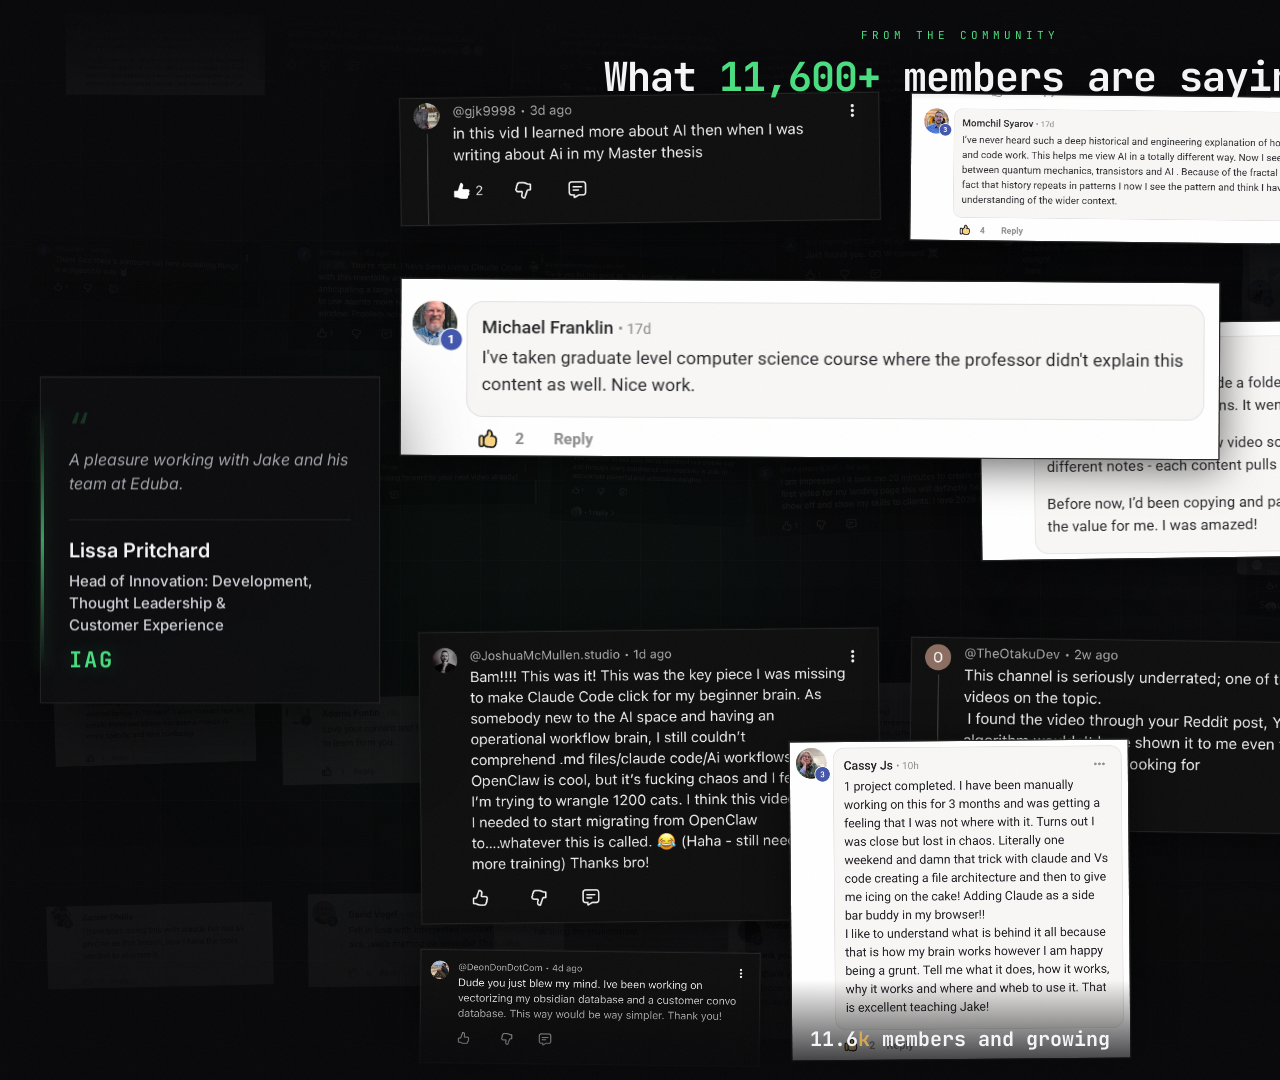
<file: testimonial-showcase.html>
<!DOCTYPE html>
<html lang="en">
<head>
<meta charset="UTF-8">
<meta name="viewport" content="width=device-width, initial-scale=1.0">
<title>Clief Notes - Community Testimonials</title>
<style>
  @import url('https://fonts.googleapis.com/css2?family=JetBrains+Mono:wght@400;700&family=Inter:wght@300;400;500;600&display=swap');

  * { margin: 0; padding: 0; box-sizing: border-box; }

  body {
    background: #08080A;
    color: #E8E8EC;
    font-family: 'Inter', sans-serif;
    overflow: hidden;
  }

  .frame {
    width: 1920px;
    height: 1080px;
    position: relative;
    overflow: hidden;
    background: #08080A;
  }

  /* Subtle grid */
  .frame::before {
    content: '';
    position: absolute;
    inset: 0;
    background-image:
      linear-gradient(rgba(255,255,255,0.012) 1px, transparent 1px),
      linear-gradient(90deg, rgba(255,255,255,0.012) 1px, transparent 1px);
    background-size: 80px 80px;
    z-index: 0;
  }

  /* ═══ BACKGROUND SCREENSHOTS (dim, behind everything) ═══ */
  .bg-screenshots {
    position: absolute;
    inset: 0;
    z-index: 1;
  }

  .bg-shot {
    position: absolute;
    border: 1px solid rgba(255,255,255,0.03);
    overflow: hidden;
  }

  .bg-shot img {
    width: 100%;
    height: 100%;
    object-fit: cover;
    display: block;
    filter: brightness(0.3) saturate(0.5);
  }

  /* ═══ HERO SCREENSHOTS (large, readable, front and center) ═══ */
  .hero-screenshots {
    position: absolute;
    inset: 0;
    z-index: 5;
  }

  .hero-shot {
    position: absolute;
    border: 1px solid rgba(255,255,255,0.08);
    overflow: hidden;
    box-shadow: 0 8px 40px rgba(0,0,0,0.6), 0 0 0 1px rgba(255,255,255,0.03);
    background: #111;
  }

  .hero-shot img {
    width: 100%;
    height: auto;
    display: block;
  }

  /* ═══ VIGNETTE + FADES ═══ */
  .vignette {
    position: absolute;
    inset: 0;
    background: radial-gradient(ellipse at 30% 50%, transparent 15%, rgba(8,8,10,0.4) 50%, rgba(8,8,10,0.85) 100%);
    z-index: 2;
    pointer-events: none;
  }

  .top-fade {
    position: absolute;
    top: 0; left: 0; right: 0;
    height: 100px;
    background: linear-gradient(to bottom, rgba(8,8,10,0.95) 0%, transparent 100%);
    z-index: 6;
    pointer-events: none;
  }

  .bottom-fade {
    position: absolute;
    bottom: 0; left: 0; right: 0;
    height: 100px;
    background: linear-gradient(to top, rgba(8,8,10,0.95) 0%, transparent 100%);
    z-index: 6;
    pointer-events: none;
  }

  /* ═══ CONTENT LAYER (title, quote card, bottom bar) ═══ */
  .content-layer {
    position: absolute;
    inset: 0;
    z-index: 10;
    pointer-events: none;
  }

  .title-area {
    position: absolute;
    top: 28px;
    left: 0;
    right: 0;
    text-align: center;
  }

  .title-area .label {
    font-family: 'JetBrains Mono', monospace;
    font-size: 11px;
    letter-spacing: 4px;
    text-transform: uppercase;
    color: #4ADE80;
    margin-bottom: 8px;
  }

  .title-area h1 {
    font-family: 'JetBrains Mono', monospace;
    font-size: 40px;
    font-weight: 700;
    color: #F5F5F7;
    letter-spacing: -1px;
  }

  .title-area h1 .accent { color: #4ADE80; }

  /* ═══ LISSA QUOTE CARD (left side, compact) ═══ */
  .quote-card {
    position: absolute;
    left: 40px;
    top: 50%;
    transform: translateY(-50%);
    width: 340px;
    background: rgba(14, 14, 16, 0.92);
    backdrop-filter: blur(24px);
    border: 1px solid rgba(255,255,255,0.08);
    padding: 32px 28px 28px;
    box-shadow:
      0 24px 80px rgba(0,0,0,0.7),
      0 0 0 1px rgba(255,255,255,0.02),
      inset 0 1px 0 rgba(255,255,255,0.05);
    pointer-events: auto;
    z-index: 12;
  }

  .quote-card::before {
    content: '';
    position: absolute;
    top: 10%;
    left: 0;
    width: 3px;
    height: 80%;
    background: linear-gradient(to bottom, transparent, #4ADE80, transparent);
    opacity: 0.7;
    box-shadow: 0 0 16px rgba(74,222,128,0.4), 0 0 40px rgba(74,222,128,0.15);
  }

  .quote-card .quote-mark {
    font-family: 'JetBrains Mono', monospace;
    font-size: 36px;
    line-height: 1;
    color: rgba(74,222,128,0.18);
    margin-bottom: 2px;
  }

  .quote-card .quote-text {
    font-family: 'Inter', sans-serif;
    font-size: 16px;
    font-weight: 400;
    line-height: 1.5;
    color: #A0A0A8;
    margin-bottom: 24px;
    font-style: italic;
  }

  .quote-card .quote-author {
    border-top: 1px solid rgba(255,255,255,0.08);
    padding-top: 18px;
  }

  .quote-card .author-name {
    font-family: 'Inter', sans-serif;
    font-size: 20px;
    font-weight: 600;
    color: #F5F5F7;
    margin-bottom: 8px;
  }

  .quote-card .author-role {
    font-family: 'Inter', sans-serif;
    font-size: 15px;
    color: #D0D0D8;
    line-height: 1.45;
    font-weight: 500;
  }

  .quote-card .author-company {
    font-family: 'JetBrains Mono', monospace;
    font-size: 22px;
    font-weight: 700;
    color: #4ADE80;
    letter-spacing: 2px;
    text-transform: uppercase;
    margin-top: 10px;
    text-shadow: 0 0 20px rgba(74,222,128,0.3);
  }

  /* Bottom */
  .bottom-bar {
    position: absolute;
    bottom: 28px;
    left: 0;
    right: 0;
    text-align: center;
  }

  .bottom-bar .number {
    font-family: 'JetBrains Mono', monospace;
    font-size: 20px;
    font-weight: 700;
    color: #F5F5F7;
  }

  .bottom-bar .number .gold { color: #D4A853; }

  /* Noise */
  .noise {
    position: absolute;
    inset: 0;
    z-index: 20;
    pointer-events: none;
    opacity: 0.03;
    background-image: url("data:image/svg+xml,%3Csvg viewBox='0 0 256 256' xmlns='http://www.w3.org/2000/svg'%3E%3Cfilter id='noise'%3E%3CfeTurbulence type='fractalNoise' baseFrequency='0.9' numOctaves='4' stitchTiles='stitch'/%3E%3C/filter%3E%3Crect width='100%25' height='100%25' filter='url(%23noise)'/%3E%3C/svg%3E");
    background-size: 128px 128px;
  }

  .glow-orb {
    position: absolute;
    border-radius: 50%;
    filter: blur(80px);
    z-index: 1;
    pointer-events: none;
  }
</style>
</head>
<body>
<div class="frame" id="frame">

  <!-- Ambient glows -->
  <div class="glow-orb" style="width:600px;height:600px;top:25%;left:10%;background:rgba(74,222,128,0.03);"></div>
  <div class="glow-orb" style="width:500px;height:500px;top:20%;right:20%;background:rgba(96,165,250,0.02);"></div>
  <div class="glow-orb" style="width:400px;height:400px;bottom:15%;left:55%;background:rgba(212,168,83,0.02);"></div>

  <!-- ═══ BACKGROUND SCREENSHOTS (dim fill) ═══ -->
  <div class="bg-screenshots" id="bgLayer"></div>

  <!-- Depth effects -->
  <div class="vignette"></div>
  <div class="top-fade"></div>
  <div class="bottom-fade"></div>

  <!-- ═══ HERO SCREENSHOTS (large, readable, filling center + right) ═══ -->
  <div class="hero-screenshots">

    <!-- ROW 1 - Top area, right of title -->
    <div class="hero-shot" style="left:400px;top:95px;transform:rotate(-0.8deg);width:480px;">
      <img src="screenshots/IMG_9199.PNG" alt="Learned more than Master thesis">
    </div>
    <div class="hero-shot" style="left:910px;top:95px;transform:rotate(0.6deg);width:460px;">
      <img src="screenshots/momchil_deep.png" alt="Momchil - quantum mechanics to AI">
    </div>
    <div class="hero-shot" style="right:30px;top:95px;transform:rotate(-0.5deg);width:470px;">
      <img src="screenshots/IMG_9186.PNG" alt="GreyBeardedBloke - best explainer">
    </div>

    <!-- ROW 2 - Middle band (FEATURED) -->
    <div class="hero-shot" style="left:400px;top:280px;transform:rotate(0.3deg);width:820px;z-index:7;">
      <img src="screenshots/michael_franklin.png" alt="Michael Franklin - graduate CS course">
    </div>
    <div class="hero-shot" style="left:980px;top:320px;transform:rotate(-0.7deg);width:680px;z-index:6;">
      <img src="screenshots/dayo_samuel.png" alt="Dayo Samuel - 58 files, 9 video scripts">
    </div>
    <div class="hero-shot" style="right:30px;top:380px;transform:rotate(0.4deg);width:440px;">
      <img src="screenshots/IMG_9190.PNG" alt="AntkytheraAI - elegance and simplicity">
    </div>

    <!-- ROW 3 - Lower band -->
    <div class="hero-shot" style="left:420px;top:630px;transform:rotate(-0.6deg);width:460px;">
      <img src="screenshots/IMG_9202.PNG" alt="Joshua McMullen - key piece for Claude Code">
    </div>
    <div class="hero-shot" style="left:910px;top:640px;transform:rotate(0.8deg);width:480px;">
      <img src="screenshots/IMG_9217.PNG" alt="TheOtakuDev - seriously underrated">
    </div>
    <div class="hero-shot" style="right:30px;top:650px;transform:rotate(-0.4deg);width:450px;">
      <img src="screenshots/IMG_9192.PNG" alt="ThyTruong - brilliant breakdown">
    </div>

    <!-- ROW 4 - Bottom (smaller to give room to center) -->
    <div class="hero-shot" style="left:420px;bottom:15px;transform:rotate(0.7deg);width:340px;">
      <img src="screenshots/IMG_9193.PNG" alt="DeonDonDotCom - blew my mind">
    </div>
    <div class="hero-shot" style="left:790px;bottom:20px;transform:rotate(-0.5deg);width:340px;">
      <img src="screenshots/IMG_9226.PNG" alt="Cassy Js - project completed">
    </div>
    <div class="hero-shot" style="right:30px;bottom:10px;transform:rotate(0.6deg);width:340px;">
      <img src="screenshots/IMG_9185.PNG" alt="GB007 - inspired, research paper">
    </div>

  </div>

  <div class="noise"></div>

  <!-- ═══ CONTENT LAYER ═══ -->
  <div class="content-layer">

    <div class="title-area">
      <div class="label">From the community</div>
      <h1>What <span class="accent">11,600+</span> members are saying</h1>
    </div>

    <!-- Lissa quote card - LEFT SIDE, compact -->
    <div class="quote-card">
      <div class="quote-mark">&ldquo;</div>
      <p class="quote-text">A pleasure working with Jake and his team at Eduba.</p>
      <div class="quote-author">
        <p class="author-name">Lissa Pritchard</p>
        <p class="author-role">Head of Innovation: Development,<br>Thought Leadership &<br>Customer Experience</p>
        <p class="author-company">IAG</p>
      </div>
    </div>

    <div class="bottom-bar">
      <div class="number">11.6<span class="gold">k</span> members and growing</div>
    </div>

  </div>

</div>

<script>
// Background fills (dimmed, behind everything)
const bgFiles = [
  "74dd57ab-e3bd-416e-9eee-449d3f18b94c.jpg",
  "IMG_9187.PNG", "IMG_9188.PNG", "IMG_9191.PNG",
  "IMG_9194.PNG", "IMG_9195.PNG", "IMG_9196.PNG", "IMG_9197.PNG",
  "IMG_9200.PNG", "IMG_9201.PNG", "IMG_9204.PNG", "IMG_9205.PNG",
  "IMG_9206.PNG", "IMG_9207.PNG", "IMG_9208.PNG", "IMG_9209.PNG",
  "IMG_9210.PNG", "IMG_9211.PNG", "IMG_9213.PNG", "IMG_9214.PNG",
  "IMG_9215.PNG", "IMG_9216.PNG", "IMG_9218.PNG", "IMG_9219.PNG",
  "IMG_9220.PNG", "IMG_9222.PNG", "IMG_9223.PNG", "IMG_9224.PNG",
  "IMG_9225.PNG", "IMG_9227.PNG", "IMG_9228.PNG", "IMG_9229.PNG",
  "IMG_9230.PNG", "IMG_9231.PNG", "IMG_9232.PNG", "IMG_9233.PNG",
];

function seeded(i, seed) {
  const x = Math.sin(i * 9301 + seed * 49297) * 49297;
  return x - Math.floor(x);
}

const bgLayer = document.getElementById('bgLayer');
const cols = 8;
const rows = 5;
const cellW = 1920 / cols;
const cellH = 1080 / rows;

bgFiles.forEach((file, i) => {
  const col = i % cols;
  const row = Math.floor(i / cols) % rows;
  const baseX = col * cellW + seeded(i, 1) * (cellW * 0.3);
  const baseY = row * cellH + seeded(i, 2) * (cellH * 0.25);
  const w = 180 + seeded(i, 3) * 100;
  const rot = (seeded(i, 4) - 0.5) * 5;

  const div = document.createElement('div');
  div.className = 'bg-shot';
  div.style.cssText = `
    left: ${baseX}px;
    top: ${baseY}px;
    width: ${w}px;
    transform: rotate(${rot}deg);
    opacity: 0.25;
  `;
  div.innerHTML = `<img src="screenshots/${file}" alt="" loading="lazy">`;
  bgLayer.appendChild(div);
});
</script>
</body>
</html>
</file>
<file: _next/static/chunks/b5e8070ac18a15f6.css>
@font-face{font-family:JetBrains Mono;font-style:normal;font-weight:400;font-display:swap;src:url(../media/04c5164763c40239-s.690580e8.woff2)format("woff2");unicode-range:U+460-52F,U+1C80-1C8A,U+20B4,U+2DE0-2DFF,U+A640-A69F,U+FE2E-FE2F}@font-face{font-family:JetBrains Mono;font-style:normal;font-weight:400;font-display:swap;src:url(../media/26f284dcc38c84c0-s.303a03d6.woff2)format("woff2");unicode-range:U+301,U+400-45F,U+490-491,U+4B0-4B1,U+2116}@font-face{font-family:JetBrains Mono;font-style:normal;font-weight:400;font-display:swap;src:url(../media/7e7f32a39836f228-s.0b4edfe7.woff2)format("woff2");unicode-range:U+370-377,U+37A-37F,U+384-38A,U+38C,U+38E-3A1,U+3A3-3FF}@font-face{font-family:JetBrains Mono;font-style:normal;font-weight:400;font-display:swap;src:url(../media/fa39153a3fc630ba-s.bff0868b.woff2)format("woff2");unicode-range:U+102-103,U+110-111,U+128-129,U+168-169,U+1A0-1A1,U+1AF-1B0,U+300-301,U+303-304,U+308-309,U+323,U+329,U+1EA0-1EF9,U+20AB}@font-face{font-family:JetBrains Mono;font-style:normal;font-weight:400;font-display:swap;src:url(../media/6a5386fd6038edbe-s.719084df.woff2)format("woff2");unicode-range:U+100-2BA,U+2BD-2C5,U+2C7-2CC,U+2CE-2D7,U+2DD-2FF,U+304,U+308,U+329,U+1D00-1DBF,U+1E00-1E9F,U+1EF2-1EFF,U+2020,U+20A0-20AB,U+20AD-20C0,U+2113,U+2C60-2C7F,U+A720-A7FF}@font-face{font-family:JetBrains Mono;font-style:normal;font-weight:400;font-display:swap;src:url(../media/051742360c26797e-s.p.102b7f24.woff2)format("woff2");unicode-range:U+??,U+131,U+152-153,U+2BB-2BC,U+2C6,U+2DA,U+2DC,U+304,U+308,U+329,U+2000-206F,U+20AC,U+2122,U+2191,U+2193,U+2212,U+2215,U+FEFF,U+FFFD}@font-face{font-family:JetBrains Mono;font-style:normal;font-weight:500;font-display:swap;src:url(../media/04c5164763c40239-s.690580e8.woff2)format("woff2");unicode-range:U+460-52F,U+1C80-1C8A,U+20B4,U+2DE0-2DFF,U+A640-A69F,U+FE2E-FE2F}@font-face{font-family:JetBrains Mono;font-style:normal;font-weight:500;font-display:swap;src:url(../media/26f284dcc38c84c0-s.303a03d6.woff2)format("woff2");unicode-range:U+301,U+400-45F,U+490-491,U+4B0-4B1,U+2116}@font-face{font-family:JetBrains Mono;font-style:normal;font-weight:500;font-display:swap;src:url(../media/7e7f32a39836f228-s.0b4edfe7.woff2)format("woff2");unicode-range:U+370-377,U+37A-37F,U+384-38A,U+38C,U+38E-3A1,U+3A3-3FF}@font-face{font-family:JetBrains Mono;font-style:normal;font-weight:500;font-display:swap;src:url(../media/fa39153a3fc630ba-s.bff0868b.woff2)format("woff2");unicode-range:U+102-103,U+110-111,U+128-129,U+168-169,U+1A0-1A1,U+1AF-1B0,U+300-301,U+303-304,U+308-309,U+323,U+329,U+1EA0-1EF9,U+20AB}@font-face{font-family:JetBrains Mono;font-style:normal;font-weight:500;font-display:swap;src:url(../media/6a5386fd6038edbe-s.719084df.woff2)format("woff2");unicode-range:U+100-2BA,U+2BD-2C5,U+2C7-2CC,U+2CE-2D7,U+2DD-2FF,U+304,U+308,U+329,U+1D00-1DBF,U+1E00-1E9F,U+1EF2-1EFF,U+2020,U+20A0-20AB,U+20AD-20C0,U+2113,U+2C60-2C7F,U+A720-A7FF}@font-face{font-family:JetBrains Mono;font-style:normal;font-weight:500;font-display:swap;src:url(../media/051742360c26797e-s.p.102b7f24.woff2)format("woff2");unicode-range:U+??,U+131,U+152-153,U+2BB-2BC,U+2C6,U+2DA,U+2DC,U+304,U+308,U+329,U+2000-206F,U+20AC,U+2122,U+2191,U+2193,U+2212,U+2215,U+FEFF,U+FFFD}@font-face{font-family:JetBrains Mono;font-style:normal;font-weight:600;font-display:swap;src:url(../media/04c5164763c40239-s.690580e8.woff2)format("woff2");unicode-range:U+460-52F,U+1C80-1C8A,U+20B4,U+2DE0-2DFF,U+A640-A69F,U+FE2E-FE2F}@font-face{font-family:JetBrains Mono;font-style:normal;font-weight:600;font-display:swap;src:url(../media/26f284dcc38c84c0-s.303a03d6.woff2)format("woff2");unicode-range:U+301,U+400-45F,U+490-491,U+4B0-4B1,U+2116}@font-face{font-family:JetBrains Mono;font-style:normal;font-weight:600;font-display:swap;src:url(../media/7e7f32a39836f228-s.0b4edfe7.woff2)format("woff2");unicode-range:U+370-377,U+37A-37F,U+384-38A,U+38C,U+38E-3A1,U+3A3-3FF}@font-face{font-family:JetBrains Mono;font-style:normal;font-weight:600;font-display:swap;src:url(../media/fa39153a3fc630ba-s.bff0868b.woff2)format("woff2");unicode-range:U+102-103,U+110-111,U+128-129,U+168-169,U+1A0-1A1,U+1AF-1B0,U+300-301,U+303-304,U+308-309,U+323,U+329,U+1EA0-1EF9,U+20AB}@font-face{font-family:JetBrains Mono;font-style:normal;font-weight:600;font-display:swap;src:url(../media/6a5386fd6038edbe-s.719084df.woff2)format("woff2");unicode-range:U+100-2BA,U+2BD-2C5,U+2C7-2CC,U+2CE-2D7,U+2DD-2FF,U+304,U+308,U+329,U+1D00-1DBF,U+1E00-1E9F,U+1EF2-1EFF,U+2020,U+20A0-20AB,U+20AD-20C0,U+2113,U+2C60-2C7F,U+A720-A7FF}@font-face{font-family:JetBrains Mono;font-style:normal;font-weight:600;font-display:swap;src:url(../media/051742360c26797e-s.p.102b7f24.woff2)format("woff2");unicode-range:U+??,U+131,U+152-153,U+2BB-2BC,U+2C6,U+2DA,U+2DC,U+304,U+308,U+329,U+2000-206F,U+20AC,U+2122,U+2191,U+2193,U+2212,U+2215,U+FEFF,U+FFFD}@font-face{font-family:JetBrains Mono;font-style:normal;font-weight:700;font-display:swap;src:url(../media/04c5164763c40239-s.690580e8.woff2)format("woff2");unicode-range:U+460-52F,U+1C80-1C8A,U+20B4,U+2DE0-2DFF,U+A640-A69F,U+FE2E-FE2F}@font-face{font-family:JetBrains Mono;font-style:normal;font-weight:700;font-display:swap;src:url(../media/26f284dcc38c84c0-s.303a03d6.woff2)format("woff2");unicode-range:U+301,U+400-45F,U+490-491,U+4B0-4B1,U+2116}@font-face{font-family:JetBrains Mono;font-style:normal;font-weight:700;font-display:swap;src:url(../media/7e7f32a39836f228-s.0b4edfe7.woff2)format("woff2");unicode-range:U+370-377,U+37A-37F,U+384-38A,U+38C,U+38E-3A1,U+3A3-3FF}@font-face{font-family:JetBrains Mono;font-style:normal;font-weight:700;font-display:swap;src:url(../media/fa39153a3fc630ba-s.bff0868b.woff2)format("woff2");unicode-range:U+102-103,U+110-111,U+128-129,U+168-169,U+1A0-1A1,U+1AF-1B0,U+300-301,U+303-304,U+308-309,U+323,U+329,U+1EA0-1EF9,U+20AB}@font-face{font-family:JetBrains Mono;font-style:normal;font-weight:700;font-display:swap;src:url(../media/6a5386fd6038edbe-s.719084df.woff2)format("woff2");unicode-range:U+100-2BA,U+2BD-2C5,U+2C7-2CC,U+2CE-2D7,U+2DD-2FF,U+304,U+308,U+329,U+1D00-1DBF,U+1E00-1E9F,U+1EF2-1EFF,U+2020,U+20A0-20AB,U+20AD-20C0,U+2113,U+2C60-2C7F,U+A720-A7FF}@font-face{font-family:JetBrains Mono;font-style:normal;font-weight:700;font-display:swap;src:url(../media/051742360c26797e-s.p.102b7f24.woff2)format("woff2");unicode-range:U+??,U+131,U+152-153,U+2BB-2BC,U+2C6,U+2DA,U+2DC,U+304,U+308,U+329,U+2000-206F,U+20AC,U+2122,U+2191,U+2193,U+2212,U+2215,U+FEFF,U+FFFD}@font-face{font-family:JetBrains Mono Fallback;src:local(Arial);ascent-override:75.79%;descent-override:22.29%;line-gap-override:0.0%;size-adjust:134.59%}.jetbrains_mono_ab5902a4-module__TIR3ba__className{font-family:JetBrains Mono,JetBrains Mono Fallback;font-style:normal}.jetbrains_mono_ab5902a4-module__TIR3ba__variable{--font-jetbrains:"JetBrains Mono","JetBrains Mono Fallback"}
@font-face{font-family:Instrument Sans;font-style:normal;font-weight:400;font-stretch:100%;font-display:swap;src:url(../media/c7f47671e39f7787-s.088ba3ed.woff2)format("woff2");unicode-range:U+100-2BA,U+2BD-2C5,U+2C7-2CC,U+2CE-2D7,U+2DD-2FF,U+304,U+308,U+329,U+1D00-1DBF,U+1E00-1E9F,U+1EF2-1EFF,U+2020,U+20A0-20AB,U+20AD-20C0,U+2113,U+2C60-2C7F,U+A720-A7FF}@font-face{font-family:Instrument Sans;font-style:normal;font-weight:400;font-stretch:100%;font-display:swap;src:url(../media/f06bf9da926bae75-s.p.c68a79fb.woff2)format("woff2");unicode-range:U+??,U+131,U+152-153,U+2BB-2BC,U+2C6,U+2DA,U+2DC,U+304,U+308,U+329,U+2000-206F,U+20AC,U+2122,U+2191,U+2193,U+2212,U+2215,U+FEFF,U+FFFD}@font-face{font-family:Instrument Sans;font-style:normal;font-weight:500;font-stretch:100%;font-display:swap;src:url(../media/c7f47671e39f7787-s.088ba3ed.woff2)format("woff2");unicode-range:U+100-2BA,U+2BD-2C5,U+2C7-2CC,U+2CE-2D7,U+2DD-2FF,U+304,U+308,U+329,U+1D00-1DBF,U+1E00-1E9F,U+1EF2-1EFF,U+2020,U+20A0-20AB,U+20AD-20C0,U+2113,U+2C60-2C7F,U+A720-A7FF}@font-face{font-family:Instrument Sans;font-style:normal;font-weight:500;font-stretch:100%;font-display:swap;src:url(../media/f06bf9da926bae75-s.p.c68a79fb.woff2)format("woff2");unicode-range:U+??,U+131,U+152-153,U+2BB-2BC,U+2C6,U+2DA,U+2DC,U+304,U+308,U+329,U+2000-206F,U+20AC,U+2122,U+2191,U+2193,U+2212,U+2215,U+FEFF,U+FFFD}@font-face{font-family:Instrument Sans;font-style:normal;font-weight:600;font-stretch:100%;font-display:swap;src:url(../media/c7f47671e39f7787-s.088ba3ed.woff2)format("woff2");unicode-range:U+100-2BA,U+2BD-2C5,U+2C7-2CC,U+2CE-2D7,U+2DD-2FF,U+304,U+308,U+329,U+1D00-1DBF,U+1E00-1E9F,U+1EF2-1EFF,U+2020,U+20A0-20AB,U+20AD-20C0,U+2113,U+2C60-2C7F,U+A720-A7FF}@font-face{font-family:Instrument Sans;font-style:normal;font-weight:600;font-stretch:100%;font-display:swap;src:url(../media/f06bf9da926bae75-s.p.c68a79fb.woff2)format("woff2");unicode-range:U+??,U+131,U+152-153,U+2BB-2BC,U+2C6,U+2DA,U+2DC,U+304,U+308,U+329,U+2000-206F,U+20AC,U+2122,U+2191,U+2193,U+2212,U+2215,U+FEFF,U+FFFD}@font-face{font-family:Instrument Sans;font-style:normal;font-weight:700;font-stretch:100%;font-display:swap;src:url(../media/c7f47671e39f7787-s.088ba3ed.woff2)format("woff2");unicode-range:U+100-2BA,U+2BD-2C5,U+2C7-2CC,U+2CE-2D7,U+2DD-2FF,U+304,U+308,U+329,U+1D00-1DBF,U+1E00-1E9F,U+1EF2-1EFF,U+2020,U+20A0-20AB,U+20AD-20C0,U+2113,U+2C60-2C7F,U+A720-A7FF}@font-face{font-family:Instrument Sans;font-style:normal;font-weight:700;font-stretch:100%;font-display:swap;src:url(../media/f06bf9da926bae75-s.p.c68a79fb.woff2)format("woff2");unicode-range:U+??,U+131,U+152-153,U+2BB-2BC,U+2C6,U+2DA,U+2DC,U+304,U+308,U+329,U+2000-206F,U+20AC,U+2122,U+2191,U+2193,U+2212,U+2215,U+FEFF,U+FFFD}@font-face{font-family:Instrument Sans Fallback;src:local(Arial);ascent-override:94.42%;descent-override:24.33%;line-gap-override:0.0%;size-adjust:102.74%}.instrument_sans_dedbd5f1-module__uNHJfW__className{font-family:Instrument Sans,Instrument Sans Fallback;font-style:normal}.instrument_sans_dedbd5f1-module__uNHJfW__variable{--font-instrument:"Instrument Sans","Instrument Sans Fallback"}
@layer properties{@supports (((-webkit-hyphens:none)) and (not (margin-trim:inline))) or ((-moz-orient:inline) and (not (color:rgb(from red r g b)))){*,:before,:after,::backdrop{--tw-translate-x:0;--tw-translate-y:0;--tw-translate-z:0;--tw-rotate-x:initial;--tw-rotate-y:initial;--tw-rotate-z:initial;--tw-skew-x:initial;--tw-skew-y:initial;--tw-space-y-reverse:0;--tw-border-style:solid;--tw-gradient-position:initial;--tw-gradient-from:#0000;--tw-gradient-via:#0000;--tw-gradient-to:#0000;--tw-gradient-stops:initial;--tw-gradient-via-stops:initial;--tw-gradient-from-position:0%;--tw-gradient-via-position:50%;--tw-gradient-to-position:100%;--tw-leading:initial;--tw-font-weight:initial;--tw-tracking:initial;--tw-ordinal:initial;--tw-slashed-zero:initial;--tw-numeric-figure:initial;--tw-numeric-spacing:initial;--tw-numeric-fraction:initial;--tw-shadow:0 0 #0000;--tw-shadow-color:initial;--tw-shadow-alpha:100%;--tw-inset-shadow:0 0 #0000;--tw-inset-shadow-color:initial;--tw-inset-shadow-alpha:100%;--tw-ring-color:initial;--tw-ring-shadow:0 0 #0000;--tw-inset-ring-color:initial;--tw-inset-ring-shadow:0 0 #0000;--tw-ring-inset:initial;--tw-ring-offset-width:0px;--tw-ring-offset-color:#fff;--tw-ring-offset-shadow:0 0 #0000;--tw-blur:initial;--tw-brightness:initial;--tw-contrast:initial;--tw-grayscale:initial;--tw-hue-rotate:initial;--tw-invert:initial;--tw-opacity:initial;--tw-saturate:initial;--tw-sepia:initial;--tw-drop-shadow:initial;--tw-drop-shadow-color:initial;--tw-drop-shadow-alpha:100%;--tw-drop-shadow-size:initial;--tw-backdrop-blur:initial;--tw-backdrop-brightness:initial;--tw-backdrop-contrast:initial;--tw-backdrop-grayscale:initial;--tw-backdrop-hue-rotate:initial;--tw-backdrop-invert:initial;--tw-backdrop-opacity:initial;--tw-backdrop-saturate:initial;--tw-backdrop-sepia:initial;--tw-duration:initial;--tw-ease:initial}}}@layer theme{:root,:host{--font-sans:ui-sans-serif,system-ui,sans-serif,"Apple Color Emoji","Segoe UI Emoji","Segoe UI Symbol","Noto Color Emoji";--font-mono:ui-monospace,SFMono-Regular,Menlo,Monaco,Consolas,"Liberation Mono","Courier New",monospace;--color-red-400:#ff6568;--color-white:#fff;--spacing:.25rem;--container-sm:24rem;--container-md:28rem;--container-lg:32rem;--container-xl:36rem;--container-2xl:42rem;--container-3xl:48rem;--container-4xl:56rem;--container-6xl:72rem;--text-xs:.75rem;--text-xs--line-height:calc(1/.75);--text-sm:.875rem;--text-sm--line-height:calc(1.25/.875);--text-base:1rem;--text-base--line-height:calc(1.5/1);--text-lg:1.125rem;--text-lg--line-height:calc(1.75/1.125);--text-xl:1.25rem;--text-xl--line-height:calc(1.75/1.25);--text-2xl:1.5rem;--text-2xl--line-height:calc(2/1.5);--text-3xl:1.875rem;--text-3xl--line-height:calc(2.25/1.875);--text-4xl:2.25rem;--text-4xl--line-height:calc(2.5/2.25);--text-5xl:3rem;--text-5xl--line-height:1;--text-6xl:3.75rem;--text-6xl--line-height:1;--text-7xl:4.5rem;--text-7xl--line-height:1;--font-weight-medium:500;--font-weight-semibold:600;--font-weight-bold:700;--tracking-tight:-.025em;--tracking-wide:.025em;--tracking-wider:.05em;--tracking-widest:.1em;--leading-tight:1.25;--leading-snug:1.375;--leading-relaxed:1.625;--radius-sm:.25rem;--ease-in-out:cubic-bezier(.4,0,.2,1);--animate-spin:spin 1s linear infinite;--animate-pulse:pulse 2s cubic-bezier(.4,0,.6,1)infinite;--blur-sm:8px;--blur-md:12px;--aspect-video:16/9;--default-transition-duration:.15s;--default-transition-timing-function:cubic-bezier(.4,0,.2,1);--default-font-family:var(--font-sans);--default-mono-font-family:var(--font-mono)}@supports (color:lab(0% 0 0)){:root,:host{--color-red-400:lab(63.7053% 60.745 31.3109)}}}@layer base{*,:after,:before,::backdrop{box-sizing:border-box;border:0 solid;margin:0;padding:0}::file-selector-button{box-sizing:border-box;border:0 solid;margin:0;padding:0}html,:host{-webkit-text-size-adjust:100%;tab-size:4;line-height:1.5;font-family:var(--default-font-family,ui-sans-serif,system-ui,sans-serif,"Apple Color Emoji","Segoe UI Emoji","Segoe UI Symbol","Noto Color Emoji");font-feature-settings:var(--default-font-feature-settings,normal);font-variation-settings:var(--default-font-variation-settings,normal);-webkit-tap-highlight-color:transparent}hr{height:0;color:inherit;border-top-width:1px}abbr:where([title]){-webkit-text-decoration:underline dotted;text-decoration:underline dotted}h1,h2,h3,h4,h5,h6{font-size:inherit;font-weight:inherit}a{color:inherit;-webkit-text-decoration:inherit;-webkit-text-decoration:inherit;-webkit-text-decoration:inherit;-webkit-text-decoration:inherit;text-decoration:inherit}b,strong{font-weight:bolder}code,kbd,samp,pre{font-family:var(--default-mono-font-family,ui-monospace,SFMono-Regular,Menlo,Monaco,Consolas,"Liberation Mono","Courier New",monospace);font-feature-settings:var(--default-mono-font-feature-settings,normal);font-variation-settings:var(--default-mono-font-variation-settings,normal);font-size:1em}small{font-size:80%}sub,sup{vertical-align:baseline;font-size:75%;line-height:0;position:relative}sub{bottom:-.25em}sup{top:-.5em}table{text-indent:0;border-color:inherit;border-collapse:collapse}:-moz-focusring{outline:auto}progress{vertical-align:baseline}summary{display:list-item}ol,ul,menu{list-style:none}img,svg,video,canvas,audio,iframe,embed,object{vertical-align:middle;display:block}img,video{max-width:100%;height:auto}button,input,select,optgroup,textarea{font:inherit;font-feature-settings:inherit;font-variation-settings:inherit;letter-spacing:inherit;color:inherit;opacity:1;background-color:#0000;border-radius:0}::file-selector-button{font:inherit;font-feature-settings:inherit;font-variation-settings:inherit;letter-spacing:inherit;color:inherit;opacity:1;background-color:#0000;border-radius:0}:where(select:is([multiple],[size])) optgroup{font-weight:bolder}:where(select:is([multiple],[size])) optgroup option{padding-inline-start:20px}::file-selector-button{margin-inline-end:4px}::placeholder{opacity:1}@supports (not ((-webkit-appearance:-apple-pay-button))) or (contain-intrinsic-size:1px){::placeholder{color:currentColor}@supports (color:color-mix(in lab, red, red)){::placeholder{color:color-mix(in oklab,currentcolor 50%,transparent)}}}textarea{resize:vertical}::-webkit-search-decoration{-webkit-appearance:none}::-webkit-date-and-time-value{min-height:1lh;text-align:inherit}::-webkit-datetime-edit{display:inline-flex}::-webkit-datetime-edit-fields-wrapper{padding:0}::-webkit-datetime-edit{padding-block:0}::-webkit-datetime-edit-year-field{padding-block:0}::-webkit-datetime-edit-month-field{padding-block:0}::-webkit-datetime-edit-day-field{padding-block:0}::-webkit-datetime-edit-hour-field{padding-block:0}::-webkit-datetime-edit-minute-field{padding-block:0}::-webkit-datetime-edit-second-field{padding-block:0}::-webkit-datetime-edit-millisecond-field{padding-block:0}::-webkit-datetime-edit-meridiem-field{padding-block:0}::-webkit-calendar-picker-indicator{line-height:1}:-moz-ui-invalid{box-shadow:none}button,input:where([type=button],[type=reset],[type=submit]){appearance:button}::file-selector-button{appearance:button}::-webkit-inner-spin-button{height:auto}::-webkit-outer-spin-button{height:auto}[hidden]:where(:not([hidden=until-found])){display:none!important}}@layer components;@layer utilities{.pointer-events-auto{pointer-events:auto}.pointer-events-none{pointer-events:none}.visible{visibility:visible}.absolute{position:absolute}.fixed{position:fixed}.relative{position:relative}.static{position:static}.sticky{position:sticky}.-inset-4{inset:calc(var(--spacing)*-4)}.-inset-6{inset:calc(var(--spacing)*-6)}.-inset-8{inset:calc(var(--spacing)*-8)}.inset-0{inset:calc(var(--spacing)*0)}.inset-4{inset:calc(var(--spacing)*4)}.inset-6{inset:calc(var(--spacing)*6)}.inset-\[-6px\]{inset:-6px}.inset-x-0{inset-inline:calc(var(--spacing)*0)}.inset-y-0{inset-block:calc(var(--spacing)*0)}.start{inset-inline-start:var(--spacing)}.end{inset-inline-end:var(--spacing)}.top-0{top:calc(var(--spacing)*0)}.top-1\/2{top:50%}.top-1\/4{top:25%}.top-4{top:calc(var(--spacing)*4)}.top-\[5\%\]{top:5%}.top-\[6px\]{top:6px}.top-\[10\%\]{top:10%}.top-\[15\%\]{top:15%}.-right-40{right:calc(var(--spacing)*-40)}.right-0{right:calc(var(--spacing)*0)}.right-3{right:calc(var(--spacing)*3)}.right-4{right:calc(var(--spacing)*4)}.right-\[-60px\]{right:-60px}.right-\[5\%\]{right:5%}.right-\[20\%\]{right:20%}.bottom-0{bottom:calc(var(--spacing)*0)}.bottom-\[-5px\]{bottom:-5px}.bottom-\[10\%\]{bottom:10%}.bottom-\[15\%\]{bottom:15%}.-left-40{left:calc(var(--spacing)*-40)}.left-0{left:calc(var(--spacing)*0)}.left-1\.5{left:calc(var(--spacing)*1.5)}.left-1\/2{left:50%}.left-3{left:calc(var(--spacing)*3)}.left-3\.5{left:calc(var(--spacing)*3.5)}.left-4{left:calc(var(--spacing)*4)}.left-5{left:calc(var(--spacing)*5)}.left-6{left:calc(var(--spacing)*6)}.left-8{left:calc(var(--spacing)*8)}.left-\[3\%\]{left:3%}.left-\[3px\]{left:3px}.left-\[20\%\]{left:20%}.-z-10{z-index:calc(10*-1)}.z-0{z-index:0}.z-10{z-index:10}.z-20{z-index:20}.z-50{z-index:50}.z-\[1\]{z-index:1}.z-\[2\]{z-index:2}.z-\[4\]{z-index:4}.z-\[5\]{z-index:5}.z-\[90\]{z-index:90}.z-\[100\]{z-index:100}.container{width:100%}@media (min-width:40rem){.container{max-width:40rem}}@media (min-width:48rem){.container{max-width:48rem}}@media (min-width:64rem){.container{max-width:64rem}}@media (min-width:80rem){.container{max-width:80rem}}@media (min-width:96rem){.container{max-width:96rem}}.mx-2{margin-inline:calc(var(--spacing)*2)}.mx-4{margin-inline:calc(var(--spacing)*4)}.mx-auto{margin-inline:auto}.my-2{margin-block:calc(var(--spacing)*2)}.my-10{margin-block:calc(var(--spacing)*10)}.mt-0\.5{margin-top:calc(var(--spacing)*.5)}.mt-1{margin-top:calc(var(--spacing)*1)}.mt-1\.5{margin-top:calc(var(--spacing)*1.5)}.mt-2{margin-top:calc(var(--spacing)*2)}.mt-3{margin-top:calc(var(--spacing)*3)}.mt-4{margin-top:calc(var(--spacing)*4)}.mt-5{margin-top:calc(var(--spacing)*5)}.mt-6{margin-top:calc(var(--spacing)*6)}.mt-8{margin-top:calc(var(--spacing)*8)}.mt-10{margin-top:calc(var(--spacing)*10)}.mt-12{margin-top:calc(var(--spacing)*12)}.mt-14{margin-top:calc(var(--spacing)*14)}.mt-16{margin-top:calc(var(--spacing)*16)}.mt-auto{margin-top:auto}.mr-1{margin-right:calc(var(--spacing)*1)}.mr-2{margin-right:calc(var(--spacing)*2)}.mb-0\.5{margin-bottom:calc(var(--spacing)*.5)}.mb-1{margin-bottom:calc(var(--spacing)*1)}.mb-1\.5{margin-bottom:calc(var(--spacing)*1.5)}.mb-2{margin-bottom:calc(var(--spacing)*2)}.mb-3{margin-bottom:calc(var(--spacing)*3)}.mb-4{margin-bottom:calc(var(--spacing)*4)}.mb-5{margin-bottom:calc(var(--spacing)*5)}.mb-6{margin-bottom:calc(var(--spacing)*6)}.mb-8{margin-bottom:calc(var(--spacing)*8)}.mb-10{margin-bottom:calc(var(--spacing)*10)}.mb-12{margin-bottom:calc(var(--spacing)*12)}.mb-14{margin-bottom:calc(var(--spacing)*14)}.mb-16{margin-bottom:calc(var(--spacing)*16)}.mb-20{margin-bottom:calc(var(--spacing)*20)}.ml-1{margin-left:calc(var(--spacing)*1)}.ml-3{margin-left:calc(var(--spacing)*3)}.block{display:block}.contents{display:contents}.flex{display:flex}.grid{display:grid}.hidden{display:none}.inline{display:inline}.inline-block{display:inline-block}.inline-flex{display:inline-flex}.aspect-\[3\/4\]{aspect-ratio:3/4}.aspect-\[4\/3\]{aspect-ratio:4/3}.aspect-video{aspect-ratio:var(--aspect-video)}.h-2{height:calc(var(--spacing)*2)}.h-2\.5{height:calc(var(--spacing)*2.5)}.h-3{height:calc(var(--spacing)*3)}.h-3\.5{height:calc(var(--spacing)*3.5)}.h-4{height:calc(var(--spacing)*4)}.h-5{height:calc(var(--spacing)*5)}.h-6{height:calc(var(--spacing)*6)}.h-7{height:calc(var(--spacing)*7)}.h-8{height:calc(var(--spacing)*8)}.h-9{height:calc(var(--spacing)*9)}.h-10{height:calc(var(--spacing)*10)}.h-12{height:calc(var(--spacing)*12)}.h-14{height:calc(var(--spacing)*14)}.h-16{height:calc(var(--spacing)*16)}.h-20{height:calc(var(--spacing)*20)}.h-\[1\.5px\]{height:1.5px}.h-\[1px\]{height:1px}.h-\[2px\]{height:2px}.h-\[3px\]{height:3px}.h-\[80\%\]{height:80%}.h-\[90\%\]{height:90%}.h-\[400px\]{height:400px}.h-\[500px\]{height:500px}.h-\[600px\]{height:600px}.h-auto{height:auto}.h-full{height:100%}.h-px{height:1px}.min-h-screen{min-height:100vh}.w-1{width:calc(var(--spacing)*1)}.w-1\.5{width:calc(var(--spacing)*1.5)}.w-2{width:calc(var(--spacing)*2)}.w-2\.5{width:calc(var(--spacing)*2.5)}.w-3{width:calc(var(--spacing)*3)}.w-3\.5{width:calc(var(--spacing)*3.5)}.w-4{width:calc(var(--spacing)*4)}.w-5{width:calc(var(--spacing)*5)}.w-6{width:calc(var(--spacing)*6)}.w-7{width:calc(var(--spacing)*7)}.w-8{width:calc(var(--spacing)*8)}.w-10{width:calc(var(--spacing)*10)}.w-12{width:calc(var(--spacing)*12)}.w-16{width:calc(var(--spacing)*16)}.w-24{width:calc(var(--spacing)*24)}.w-\[2px\]{width:2px}.w-\[3px\]{width:3px}.w-\[6px\]{width:6px}.w-\[40px\]{width:40px}.w-\[500px\]{width:500px}.w-\[600px\]{width:600px}.w-\[700px\]{width:700px}.w-full{width:100%}.w-px{width:1px}.max-w-2xl{max-width:var(--container-2xl)}.max-w-3xl{max-width:var(--container-3xl)}.max-w-4xl{max-width:var(--container-4xl)}.max-w-6xl{max-width:var(--container-6xl)}.max-w-\[640px\]{max-width:640px}.max-w-\[800px\]{max-width:800px}.max-w-\[1400px\]{max-width:1400px}.max-w-lg{max-width:var(--container-lg)}.max-w-md{max-width:var(--container-md)}.max-w-sm{max-width:var(--container-sm)}.max-w-xl{max-width:var(--container-xl)}.min-w-0{min-width:calc(var(--spacing)*0)}.flex-1{flex:1}.flex-shrink-0,.shrink-0{flex-shrink:0}.origin-left{transform-origin:0}.origin-right{transform-origin:100%}.origin-top{transform-origin:top}.-translate-x-1\/2{--tw-translate-x:calc(calc(1/2*100%)*-1);translate:var(--tw-translate-x)var(--tw-translate-y)}.-translate-y-1\/2{--tw-translate-y:calc(calc(1/2*100%)*-1);translate:var(--tw-translate-x)var(--tw-translate-y)}.rotate-45{rotate:45deg}.transform{transform:var(--tw-rotate-x,)var(--tw-rotate-y,)var(--tw-rotate-z,)var(--tw-skew-x,)var(--tw-skew-y,)}.animate-pulse{animation:var(--animate-pulse)}.animate-spin{animation:var(--animate-spin)}.cursor-default{cursor:default}.cursor-pointer{cursor:pointer}.list-disc{list-style-type:disc}.appearance-none{appearance:none}.grid-cols-1{grid-template-columns:repeat(1,minmax(0,1fr))}.grid-cols-2{grid-template-columns:repeat(2,minmax(0,1fr))}.grid-cols-3{grid-template-columns:repeat(3,minmax(0,1fr))}.grid-cols-4{grid-template-columns:repeat(4,minmax(0,1fr))}.flex-col{flex-direction:column}.flex-wrap{flex-wrap:wrap}.items-baseline{align-items:baseline}.items-center{align-items:center}.items-end{align-items:flex-end}.items-start{align-items:flex-start}.items-stretch{align-items:stretch}.justify-between{justify-content:space-between}.justify-center{justify-content:center}.gap-0{gap:calc(var(--spacing)*0)}.gap-1\.5{gap:calc(var(--spacing)*1.5)}.gap-2{gap:calc(var(--spacing)*2)}.gap-3{gap:calc(var(--spacing)*3)}.gap-4{gap:calc(var(--spacing)*4)}.gap-6{gap:calc(var(--spacing)*6)}.gap-12{gap:calc(var(--spacing)*12)}:where(.space-y-0>:not(:last-child)){--tw-space-y-reverse:0;margin-block-start:calc(calc(var(--spacing)*0)*var(--tw-space-y-reverse));margin-block-end:calc(calc(var(--spacing)*0)*calc(1 - var(--tw-space-y-reverse)))}:where(.space-y-1\.5>:not(:last-child)){--tw-space-y-reverse:0;margin-block-start:calc(calc(var(--spacing)*1.5)*var(--tw-space-y-reverse));margin-block-end:calc(calc(var(--spacing)*1.5)*calc(1 - var(--tw-space-y-reverse)))}:where(.space-y-2>:not(:last-child)){--tw-space-y-reverse:0;margin-block-start:calc(calc(var(--spacing)*2)*var(--tw-space-y-reverse));margin-block-end:calc(calc(var(--spacing)*2)*calc(1 - var(--tw-space-y-reverse)))}:where(.space-y-3>:not(:last-child)){--tw-space-y-reverse:0;margin-block-start:calc(calc(var(--spacing)*3)*var(--tw-space-y-reverse));margin-block-end:calc(calc(var(--spacing)*3)*calc(1 - var(--tw-space-y-reverse)))}:where(.space-y-4>:not(:last-child)){--tw-space-y-reverse:0;margin-block-start:calc(calc(var(--spacing)*4)*var(--tw-space-y-reverse));margin-block-end:calc(calc(var(--spacing)*4)*calc(1 - var(--tw-space-y-reverse)))}:where(.space-y-5>:not(:last-child)){--tw-space-y-reverse:0;margin-block-start:calc(calc(var(--spacing)*5)*var(--tw-space-y-reverse));margin-block-end:calc(calc(var(--spacing)*5)*calc(1 - var(--tw-space-y-reverse)))}:where(.space-y-6>:not(:last-child)){--tw-space-y-reverse:0;margin-block-start:calc(calc(var(--spacing)*6)*var(--tw-space-y-reverse));margin-block-end:calc(calc(var(--spacing)*6)*calc(1 - var(--tw-space-y-reverse)))}:where(.space-y-8>:not(:last-child)){--tw-space-y-reverse:0;margin-block-start:calc(calc(var(--spacing)*8)*var(--tw-space-y-reverse));margin-block-end:calc(calc(var(--spacing)*8)*calc(1 - var(--tw-space-y-reverse)))}:where(.space-y-10>:not(:last-child)){--tw-space-y-reverse:0;margin-block-start:calc(calc(var(--spacing)*10)*var(--tw-space-y-reverse));margin-block-end:calc(calc(var(--spacing)*10)*calc(1 - var(--tw-space-y-reverse)))}.gap-x-2{column-gap:calc(var(--spacing)*2)}.gap-x-10{column-gap:calc(var(--spacing)*10)}.gap-y-3{row-gap:calc(var(--spacing)*3)}.gap-y-5{row-gap:calc(var(--spacing)*5)}.overflow-hidden{overflow:hidden}.overflow-visible{overflow:visible}.overflow-x-auto{overflow-x:auto}.rounded-full{border-radius:3.40282e38px}.rounded-sm{border-radius:var(--radius-sm)}.border{border-style:var(--tw-border-style);border-width:1px}.border-2{border-style:var(--tw-border-style);border-width:2px}.border-t{border-top-style:var(--tw-border-style);border-top-width:1px}.border-b{border-bottom-style:var(--tw-border-style);border-bottom-width:1px}.border-l-2{border-left-style:var(--tw-border-style);border-left-width:2px}.border-\[var\(--slate-border\)\]{border-color:var(--slate-border)}.border-arc\/10{border-color:var(--arc)}@supports (color:color-mix(in lab, red, red)){.border-arc\/10{border-color:color-mix(in oklab,var(--arc)10%,transparent)}}.border-ember,.border-ember\/30{border-color:var(--ember)}@supports (color:color-mix(in lab, red, red)){.border-ember\/30{border-color:color-mix(in oklab,var(--ember)30%,transparent)}}.border-ember\/40{border-color:var(--ember)}@supports (color:color-mix(in lab, red, red)){.border-ember\/40{border-color:color-mix(in oklab,var(--ember)40%,transparent)}}.border-ember\/50{border-color:var(--ember)}@supports (color:color-mix(in lab, red, red)){.border-ember\/50{border-color:color-mix(in oklab,var(--ember)50%,transparent)}}.border-signal\/40{border-color:var(--signal)}@supports (color:color-mix(in lab, red, red)){.border-signal\/40{border-color:color-mix(in oklab,var(--signal)40%,transparent)}}.border-signal\/50{border-color:var(--signal)}@supports (color:color-mix(in lab, red, red)){.border-signal\/50{border-color:color-mix(in oklab,var(--signal)50%,transparent)}}.border-slate-border,.border-slate-border\/30{border-color:var(--slate-border)}@supports (color:color-mix(in lab, red, red)){.border-slate-border\/30{border-color:color-mix(in oklab,var(--slate-border)30%,transparent)}}.border-slate-border\/40{border-color:var(--slate-border)}@supports (color:color-mix(in lab, red, red)){.border-slate-border\/40{border-color:color-mix(in oklab,var(--slate-border)40%,transparent)}}.border-slate-border\/50{border-color:var(--slate-border)}@supports (color:color-mix(in lab, red, red)){.border-slate-border\/50{border-color:color-mix(in oklab,var(--slate-border)50%,transparent)}}.border-slate-border\/60{border-color:var(--slate-border)}@supports (color:color-mix(in lab, red, red)){.border-slate-border\/60{border-color:color-mix(in oklab,var(--slate-border)60%,transparent)}}.bg-\[var\(--obsidian\)\]{background-color:var(--obsidian)}.bg-\[var\(--slate-border\)\]{background-color:var(--slate-border)}.bg-\[var\(--slate-mid\)\]{background-color:var(--slate-mid)}.bg-arc\/30{background-color:var(--arc)}@supports (color:color-mix(in lab, red, red)){.bg-arc\/30{background-color:color-mix(in oklab,var(--arc)30%,transparent)}}.bg-arc\/60{background-color:var(--arc)}@supports (color:color-mix(in lab, red, red)){.bg-arc\/60{background-color:color-mix(in oklab,var(--arc)60%,transparent)}}.bg-arc\/80{background-color:var(--arc)}@supports (color:color-mix(in lab, red, red)){.bg-arc\/80{background-color:color-mix(in oklab,var(--arc)80%,transparent)}}.bg-ember,.bg-ember\/8{background-color:var(--ember)}@supports (color:color-mix(in lab, red, red)){.bg-ember\/8{background-color:color-mix(in oklab,var(--ember)8%,transparent)}}.bg-ember\/10{background-color:var(--ember)}@supports (color:color-mix(in lab, red, red)){.bg-ember\/10{background-color:color-mix(in oklab,var(--ember)10%,transparent)}}.bg-ember\/15{background-color:var(--ember)}@supports (color:color-mix(in lab, red, red)){.bg-ember\/15{background-color:color-mix(in oklab,var(--ember)15%,transparent)}}.bg-ember\/20{background-color:var(--ember)}@supports (color:color-mix(in lab, red, red)){.bg-ember\/20{background-color:color-mix(in oklab,var(--ember)20%,transparent)}}.bg-ember\/30{background-color:var(--ember)}@supports (color:color-mix(in lab, red, red)){.bg-ember\/30{background-color:color-mix(in oklab,var(--ember)30%,transparent)}}.bg-ember\/60{background-color:var(--ember)}@supports (color:color-mix(in lab, red, red)){.bg-ember\/60{background-color:color-mix(in oklab,var(--ember)60%,transparent)}}.bg-obsidian,.bg-obsidian\/80{background-color:var(--obsidian)}@supports (color:color-mix(in lab, red, red)){.bg-obsidian\/80{background-color:color-mix(in oklab,var(--obsidian)80%,transparent)}}.bg-obsidian\/85{background-color:var(--obsidian)}@supports (color:color-mix(in lab, red, red)){.bg-obsidian\/85{background-color:color-mix(in oklab,var(--obsidian)85%,transparent)}}.bg-signal\/15{background-color:var(--signal)}@supports (color:color-mix(in lab, red, red)){.bg-signal\/15{background-color:color-mix(in oklab,var(--signal)15%,transparent)}}.bg-slate-dark,.bg-slate-dark\/40{background-color:var(--slate-dark)}@supports (color:color-mix(in lab, red, red)){.bg-slate-dark\/40{background-color:color-mix(in oklab,var(--slate-dark)40%,transparent)}}.bg-slate-dark\/50{background-color:var(--slate-dark)}@supports (color:color-mix(in lab, red, red)){.bg-slate-dark\/50{background-color:color-mix(in oklab,var(--slate-dark)50%,transparent)}}.bg-slate-dark\/95{background-color:var(--slate-dark)}@supports (color:color-mix(in lab, red, red)){.bg-slate-dark\/95{background-color:color-mix(in oklab,var(--slate-dark)95%,transparent)}}.bg-slate-mid,.bg-slate-mid\/50{background-color:var(--slate-mid)}@supports (color:color-mix(in lab, red, red)){.bg-slate-mid\/50{background-color:color-mix(in oklab,var(--slate-mid)50%,transparent)}}.bg-stone\/30{background-color:var(--stone)}@supports (color:color-mix(in lab, red, red)){.bg-stone\/30{background-color:color-mix(in oklab,var(--stone)30%,transparent)}}.bg-gradient-to-b{--tw-gradient-position:to bottom in oklab;background-image:linear-gradient(var(--tw-gradient-stops))}.bg-gradient-to-r{--tw-gradient-position:to right in oklab;background-image:linear-gradient(var(--tw-gradient-stops))}.bg-gradient-to-t{--tw-gradient-position:to top in oklab;background-image:linear-gradient(var(--tw-gradient-stops))}.bg-\[radial-gradient\(ellipse\,_rgba\(96\,165\,250\,0\.04\)_0\%\,_transparent_70\%\)\]{background-image:radial-gradient(#60a5fa0a 0%,#0000 70%)}.bg-\[radial-gradient\(ellipse\,_rgba\(96\,165\,250\,0\.08\)_0\%\,_transparent_70\%\)\]{background-image:radial-gradient(#60a5fa14 0%,#0000 70%)}.bg-\[radial-gradient\(ellipse_at_center\,_rgba\(10\,10\,11\,0\.4\)_0\%\,_rgba\(10\,10\,11\,0\.9\)_60\%\)\]{background-image:radial-gradient(#0a0a0b66 0%,#0a0a0be6 60%)}.bg-\[radial-gradient\(ellipse_at_center\,_rgba\(212\,168\,83\,0\.04\)_0\%\,_transparent_70\%\)\]{background-image:radial-gradient(#d4a8530a 0%,#0000 70%)}.from-obsidian\/70{--tw-gradient-from:var(--obsidian)}@supports (color:color-mix(in lab, red, red)){.from-obsidian\/70{--tw-gradient-from:color-mix(in oklab,var(--obsidian)70%,transparent)}}.from-obsidian\/70{--tw-gradient-stops:var(--tw-gradient-via-stops,var(--tw-gradient-position),var(--tw-gradient-from)var(--tw-gradient-from-position),var(--tw-gradient-to)var(--tw-gradient-to-position))}.from-obsidian\/95{--tw-gradient-from:var(--obsidian)}@supports (color:color-mix(in lab, red, red)){.from-obsidian\/95{--tw-gradient-from:color-mix(in oklab,var(--obsidian)95%,transparent)}}.from-obsidian\/95{--tw-gradient-stops:var(--tw-gradient-via-stops,var(--tw-gradient-position),var(--tw-gradient-from)var(--tw-gradient-from-position),var(--tw-gradient-to)var(--tw-gradient-to-position))}.from-transparent{--tw-gradient-from:transparent;--tw-gradient-stops:var(--tw-gradient-via-stops,var(--tw-gradient-position),var(--tw-gradient-from)var(--tw-gradient-from-position),var(--tw-gradient-to)var(--tw-gradient-to-position))}.from-white\/\[0\.02\]{--tw-gradient-from:#ffffff05}@supports (color:color-mix(in lab, red, red)){.from-white\/\[0\.02\]{--tw-gradient-from:color-mix(in oklab,var(--color-white)2%,transparent)}}.from-white\/\[0\.02\]{--tw-gradient-stops:var(--tw-gradient-via-stops,var(--tw-gradient-position),var(--tw-gradient-from)var(--tw-gradient-from-position),var(--tw-gradient-to)var(--tw-gradient-to-position))}.from-white\/\[0\.03\]{--tw-gradient-from:#ffffff08}@supports (color:color-mix(in lab, red, red)){.from-white\/\[0\.03\]{--tw-gradient-from:color-mix(in oklab,var(--color-white)3%,transparent)}}.from-white\/\[0\.03\]{--tw-gradient-stops:var(--tw-gradient-via-stops,var(--tw-gradient-position),var(--tw-gradient-from)var(--tw-gradient-from-position),var(--tw-gradient-to)var(--tw-gradient-to-position))}.from-white\/\[0\.015\]{--tw-gradient-from:#ffffff04}@supports (color:color-mix(in lab, red, red)){.from-white\/\[0\.015\]{--tw-gradient-from:color-mix(in oklab,var(--color-white)1.5%,transparent)}}.from-white\/\[0\.015\]{--tw-gradient-stops:var(--tw-gradient-via-stops,var(--tw-gradient-position),var(--tw-gradient-from)var(--tw-gradient-from-position),var(--tw-gradient-to)var(--tw-gradient-to-position))}.from-white\/\[0\.025\]{--tw-gradient-from:#ffffff06}@supports (color:color-mix(in lab, red, red)){.from-white\/\[0\.025\]{--tw-gradient-from:color-mix(in oklab,var(--color-white)2.5%,transparent)}}.from-white\/\[0\.025\]{--tw-gradient-stops:var(--tw-gradient-via-stops,var(--tw-gradient-position),var(--tw-gradient-from)var(--tw-gradient-from-position),var(--tw-gradient-to)var(--tw-gradient-to-position))}.via-ember\/0{--tw-gradient-via:var(--ember)}@supports (color:color-mix(in lab, red, red)){.via-ember\/0{--tw-gradient-via:color-mix(in oklab,var(--ember)0%,transparent)}}.via-ember\/0{--tw-gradient-via-stops:var(--tw-gradient-position),var(--tw-gradient-from)var(--tw-gradient-from-position),var(--tw-gradient-via)var(--tw-gradient-via-position),var(--tw-gradient-to)var(--tw-gradient-to-position);--tw-gradient-stops:var(--tw-gradient-via-stops)}.via-slate-border{--tw-gradient-via:var(--slate-border);--tw-gradient-via-stops:var(--tw-gradient-position),var(--tw-gradient-from)var(--tw-gradient-from-position),var(--tw-gradient-via)var(--tw-gradient-via-position),var(--tw-gradient-to)var(--tw-gradient-to-position);--tw-gradient-stops:var(--tw-gradient-via-stops)}.via-transparent{--tw-gradient-via:transparent;--tw-gradient-via-stops:var(--tw-gradient-position),var(--tw-gradient-from)var(--tw-gradient-from-position),var(--tw-gradient-via)var(--tw-gradient-via-position),var(--tw-gradient-to)var(--tw-gradient-to-position);--tw-gradient-stops:var(--tw-gradient-via-stops)}.to-obsidian\/20{--tw-gradient-to:var(--obsidian)}@supports (color:color-mix(in lab, red, red)){.to-obsidian\/20{--tw-gradient-to:color-mix(in oklab,var(--obsidian)20%,transparent)}}.to-obsidian\/20{--tw-gradient-stops:var(--tw-gradient-via-stops,var(--tw-gradient-position),var(--tw-gradient-from)var(--tw-gradient-from-position),var(--tw-gradient-to)var(--tw-gradient-to-position))}.to-transparent{--tw-gradient-to:transparent;--tw-gradient-stops:var(--tw-gradient-via-stops,var(--tw-gradient-position),var(--tw-gradient-from)var(--tw-gradient-from-position),var(--tw-gradient-to)var(--tw-gradient-to-position))}.object-cover{object-fit:cover}.p-0{padding:calc(var(--spacing)*0)}.p-0\.5{padding:calc(var(--spacing)*.5)}.p-1{padding:calc(var(--spacing)*1)}.p-5{padding:calc(var(--spacing)*5)}.p-6{padding:calc(var(--spacing)*6)}.p-7{padding:calc(var(--spacing)*7)}.p-8{padding:calc(var(--spacing)*8)}.p-10{padding:calc(var(--spacing)*10)}.px-3{padding-inline:calc(var(--spacing)*3)}.px-4{padding-inline:calc(var(--spacing)*4)}.px-5{padding-inline:calc(var(--spacing)*5)}.px-6{padding-inline:calc(var(--spacing)*6)}.px-7{padding-inline:calc(var(--spacing)*7)}.px-8{padding-inline:calc(var(--spacing)*8)}.py-2{padding-block:calc(var(--spacing)*2)}.py-2\.5{padding-block:calc(var(--spacing)*2.5)}.py-3{padding-block:calc(var(--spacing)*3)}.py-4{padding-block:calc(var(--spacing)*4)}.py-5{padding-block:calc(var(--spacing)*5)}.py-6{padding-block:calc(var(--spacing)*6)}.py-8{padding-block:calc(var(--spacing)*8)}.py-12{padding-block:calc(var(--spacing)*12)}.py-20{padding-block:calc(var(--spacing)*20)}.py-\[var\(--section-padding\)\]{padding-block:var(--section-padding)}.pt-1{padding-top:calc(var(--spacing)*1)}.pt-2{padding-top:calc(var(--spacing)*2)}.pt-6{padding-top:calc(var(--spacing)*6)}.pt-8{padding-top:calc(var(--spacing)*8)}.pt-28{padding-top:calc(var(--spacing)*28)}.pt-32{padding-top:calc(var(--spacing)*32)}.pr-4{padding-right:calc(var(--spacing)*4)}.pr-6{padding-right:calc(var(--spacing)*6)}.pr-8{padding-right:calc(var(--spacing)*8)}.pr-10{padding-right:calc(var(--spacing)*10)}.pb-5{padding-bottom:calc(var(--spacing)*5)}.pb-6{padding-bottom:calc(var(--spacing)*6)}.pb-16{padding-bottom:calc(var(--spacing)*16)}.pb-20{padding-bottom:calc(var(--spacing)*20)}.pb-24{padding-bottom:calc(var(--spacing)*24)}.pl-5{padding-left:calc(var(--spacing)*5)}.pl-6{padding-left:calc(var(--spacing)*6)}.text-center{text-align:center}.text-left{text-align:left}.text-right{text-align:right}.font-\[family-name\:var\(--font-jetbrains\)\]{font-family:var(--font-jetbrains)}.text-2xl{font-size:var(--text-2xl);line-height:var(--tw-leading,var(--text-2xl--line-height))}.text-3xl{font-size:var(--text-3xl);line-height:var(--tw-leading,var(--text-3xl--line-height))}.text-4xl{font-size:var(--text-4xl);line-height:var(--tw-leading,var(--text-4xl--line-height))}.text-5xl{font-size:var(--text-5xl);line-height:var(--tw-leading,var(--text-5xl--line-height))}.text-base{font-size:var(--text-base);line-height:var(--tw-leading,var(--text-base--line-height))}.text-lg{font-size:var(--text-lg);line-height:var(--tw-leading,var(--text-lg--line-height))}.text-sm{font-size:var(--text-sm);line-height:var(--tw-leading,var(--text-sm--line-height))}.text-xl{font-size:var(--text-xl);line-height:var(--tw-leading,var(--text-xl--line-height))}.text-xs{font-size:var(--text-xs);line-height:var(--tw-leading,var(--text-xs--line-height))}.text-\[9px\]{font-size:9px}.text-\[10px\]{font-size:10px}.text-\[11px\]{font-size:11px}.text-\[120px\]{font-size:120px}.leading-\[1\.1\]{--tw-leading:1.1;line-height:1.1}.leading-\[1\.05\]{--tw-leading:1.05;line-height:1.05}.leading-none{--tw-leading:1;line-height:1}.leading-relaxed{--tw-leading:var(--leading-relaxed);line-height:var(--leading-relaxed)}.leading-snug{--tw-leading:var(--leading-snug);line-height:var(--leading-snug)}.leading-tight{--tw-leading:var(--leading-tight);line-height:var(--leading-tight)}.font-bold{--tw-font-weight:var(--font-weight-bold);font-weight:var(--font-weight-bold)}.font-medium{--tw-font-weight:var(--font-weight-medium);font-weight:var(--font-weight-medium)}.font-semibold{--tw-font-weight:var(--font-weight-semibold);font-weight:var(--font-weight-semibold)}.tracking-\[0\.2em\]{--tw-tracking:.2em;letter-spacing:.2em}.tracking-\[0\.3em\]{--tw-tracking:.3em;letter-spacing:.3em}.tracking-tight{--tw-tracking:var(--tracking-tight);letter-spacing:var(--tracking-tight)}.tracking-wide{--tw-tracking:var(--tracking-wide);letter-spacing:var(--tracking-wide)}.tracking-wider{--tw-tracking:var(--tracking-wider);letter-spacing:var(--tracking-wider)}.tracking-widest{--tw-tracking:var(--tracking-widest);letter-spacing:var(--tracking-widest)}.whitespace-nowrap{white-space:nowrap}.text-\[var\(--arc\)\]{color:var(--arc)}.text-\[var\(--chalk\)\]{color:var(--chalk)}.text-\[var\(--ember\)\]{color:var(--ember)}.text-\[var\(--slate-border\)\]{color:var(--slate-border)}.text-\[var\(--stone\)\]{color:var(--stone)}.text-\[var\(--white\)\]{color:var(--white)}.text-arc,.text-arc\/70{color:var(--arc)}@supports (color:color-mix(in lab, red, red)){.text-arc\/70{color:color-mix(in oklab,var(--arc)70%,transparent)}}.text-chalk{color:var(--chalk)}.text-ember{color:var(--ember)}.text-red-400{color:var(--color-red-400)}.text-signal{color:var(--signal)}.text-stone,.text-stone\/70{color:var(--stone)}@supports (color:color-mix(in lab, red, red)){.text-stone\/70{color:color-mix(in oklab,var(--stone)70%,transparent)}}.text-stone\/80{color:var(--stone)}@supports (color:color-mix(in lab, red, red)){.text-stone\/80{color:color-mix(in oklab,var(--stone)80%,transparent)}}.text-stone\/85{color:var(--stone)}@supports (color:color-mix(in lab, red, red)){.text-stone\/85{color:color-mix(in oklab,var(--stone)85%,transparent)}}.text-white-soft{color:var(--white)}.uppercase{text-transform:uppercase}.italic{font-style:italic}.tabular-nums{--tw-numeric-spacing:tabular-nums;font-variant-numeric:var(--tw-ordinal,)var(--tw-slashed-zero,)var(--tw-numeric-figure,)var(--tw-numeric-spacing,)var(--tw-numeric-fraction,)}.underline{text-decoration-line:underline}.underline-offset-2{text-underline-offset:2px}.antialiased{-webkit-font-smoothing:antialiased;-moz-osx-font-smoothing:grayscale}.opacity-0{opacity:0}.opacity-20{opacity:.2}.opacity-30{opacity:.3}.opacity-40{opacity:.4}.opacity-50{opacity:.5}.opacity-100{opacity:1}.opacity-\[0\.03\]{opacity:.03}.opacity-\[0\.04\]{opacity:.04}.mix-blend-overlay{mix-blend-mode:overlay}.shadow{--tw-shadow:0 1px 3px 0 var(--tw-shadow-color,#0000001a),0 1px 2px -1px var(--tw-shadow-color,#0000001a);box-shadow:var(--tw-inset-shadow),var(--tw-inset-ring-shadow),var(--tw-ring-offset-shadow),var(--tw-ring-shadow),var(--tw-shadow)}.shadow-\[0_40px_80px_rgba\(0\,0\,0\,0\.6\)\]{--tw-shadow:0 40px 80px var(--tw-shadow-color,#0009);box-shadow:var(--tw-inset-shadow),var(--tw-inset-ring-shadow),var(--tw-ring-offset-shadow),var(--tw-ring-shadow),var(--tw-shadow)}.ring{--tw-ring-shadow:var(--tw-ring-inset,)0 0 0 calc(1px + var(--tw-ring-offset-width))var(--tw-ring-color,currentcolor);box-shadow:var(--tw-inset-shadow),var(--tw-inset-ring-shadow),var(--tw-ring-offset-shadow),var(--tw-ring-shadow),var(--tw-shadow)}.blur{--tw-blur:blur(8px);filter:var(--tw-blur,)var(--tw-brightness,)var(--tw-contrast,)var(--tw-grayscale,)var(--tw-hue-rotate,)var(--tw-invert,)var(--tw-saturate,)var(--tw-sepia,)var(--tw-drop-shadow,)}.filter{filter:var(--tw-blur,)var(--tw-brightness,)var(--tw-contrast,)var(--tw-grayscale,)var(--tw-hue-rotate,)var(--tw-invert,)var(--tw-saturate,)var(--tw-sepia,)var(--tw-drop-shadow,)}.backdrop-blur-md{--tw-backdrop-blur:blur(var(--blur-md));-webkit-backdrop-filter:var(--tw-backdrop-blur,)var(--tw-backdrop-brightness,)var(--tw-backdrop-contrast,)var(--tw-backdrop-grayscale,)var(--tw-backdrop-hue-rotate,)var(--tw-backdrop-invert,)var(--tw-backdrop-opacity,)var(--tw-backdrop-saturate,)var(--tw-backdrop-sepia,);backdrop-filter:var(--tw-backdrop-blur,)var(--tw-backdrop-brightness,)var(--tw-backdrop-contrast,)var(--tw-backdrop-grayscale,)var(--tw-backdrop-hue-rotate,)var(--tw-backdrop-invert,)var(--tw-backdrop-opacity,)var(--tw-backdrop-saturate,)var(--tw-backdrop-sepia,)}.backdrop-blur-sm{--tw-backdrop-blur:blur(var(--blur-sm));-webkit-backdrop-filter:var(--tw-backdrop-blur,)var(--tw-backdrop-brightness,)var(--tw-backdrop-contrast,)var(--tw-backdrop-grayscale,)var(--tw-backdrop-hue-rotate,)var(--tw-backdrop-invert,)var(--tw-backdrop-opacity,)var(--tw-backdrop-saturate,)var(--tw-backdrop-sepia,);backdrop-filter:var(--tw-backdrop-blur,)var(--tw-backdrop-brightness,)var(--tw-backdrop-contrast,)var(--tw-backdrop-grayscale,)var(--tw-backdrop-hue-rotate,)var(--tw-backdrop-invert,)var(--tw-backdrop-opacity,)var(--tw-backdrop-saturate,)var(--tw-backdrop-sepia,)}.backdrop-filter{-webkit-backdrop-filter:var(--tw-backdrop-blur,)var(--tw-backdrop-brightness,)var(--tw-backdrop-contrast,)var(--tw-backdrop-grayscale,)var(--tw-backdrop-hue-rotate,)var(--tw-backdrop-invert,)var(--tw-backdrop-opacity,)var(--tw-backdrop-saturate,)var(--tw-backdrop-sepia,);backdrop-filter:var(--tw-backdrop-blur,)var(--tw-backdrop-brightness,)var(--tw-backdrop-contrast,)var(--tw-backdrop-grayscale,)var(--tw-backdrop-hue-rotate,)var(--tw-backdrop-invert,)var(--tw-backdrop-opacity,)var(--tw-backdrop-saturate,)var(--tw-backdrop-sepia,)}.transition{transition-property:color,background-color,border-color,outline-color,text-decoration-color,fill,stroke,--tw-gradient-from,--tw-gradient-via,--tw-gradient-to,opacity,box-shadow,transform,translate,scale,rotate,filter,-webkit-backdrop-filter,backdrop-filter,display,content-visibility,overlay,pointer-events;transition-timing-function:var(--tw-ease,var(--default-transition-timing-function));transition-duration:var(--tw-duration,var(--default-transition-duration))}.transition-all{transition-property:all;transition-timing-function:var(--tw-ease,var(--default-transition-timing-function));transition-duration:var(--tw-duration,var(--default-transition-duration))}.transition-colors{transition-property:color,background-color,border-color,outline-color,text-decoration-color,fill,stroke,--tw-gradient-from,--tw-gradient-via,--tw-gradient-to;transition-timing-function:var(--tw-ease,var(--default-transition-timing-function));transition-duration:var(--tw-duration,var(--default-transition-duration))}.transition-opacity{transition-property:opacity;transition-timing-function:var(--tw-ease,var(--default-transition-timing-function));transition-duration:var(--tw-duration,var(--default-transition-duration))}.transition-transform{transition-property:transform,translate,scale,rotate;transition-timing-function:var(--tw-ease,var(--default-transition-timing-function));transition-duration:var(--tw-duration,var(--default-transition-duration))}.duration-200{--tw-duration:.2s;transition-duration:.2s}.duration-300{--tw-duration:.3s;transition-duration:.3s}.duration-500{--tw-duration:.5s;transition-duration:.5s}.ease-in-out{--tw-ease:var(--ease-in-out);transition-timing-function:var(--ease-in-out)}.select-none{-webkit-user-select:none;user-select:none}@media (hover:hover){.group-hover\:h-\[3px\]:is(:where(.group):hover *){height:3px}.group-hover\:-translate-x-0\.5:is(:where(.group):hover *){--tw-translate-x:calc(var(--spacing)*-.5);translate:var(--tw-translate-x)var(--tw-translate-y)}.group-hover\:border-signal\/40:is(:where(.group):hover *){border-color:var(--signal)}@supports (color:color-mix(in lab, red, red)){.group-hover\:border-signal\/40:is(:where(.group):hover *){border-color:color-mix(in oklab,var(--signal)40%,transparent)}}.group-hover\:bg-ember\/10:is(:where(.group):hover *){background-color:var(--ember)}@supports (color:color-mix(in lab, red, red)){.group-hover\:bg-ember\/10:is(:where(.group):hover *){background-color:color-mix(in oklab,var(--ember)10%,transparent)}}.group-hover\:bg-ember\/20:is(:where(.group):hover *){background-color:var(--ember)}@supports (color:color-mix(in lab, red, red)){.group-hover\:bg-ember\/20:is(:where(.group):hover *){background-color:color-mix(in oklab,var(--ember)20%,transparent)}}.group-hover\:from-white\/\[0\.04\]:is(:where(.group):hover *){--tw-gradient-from:#ffffff0a}@supports (color:color-mix(in lab, red, red)){.group-hover\:from-white\/\[0\.04\]:is(:where(.group):hover *){--tw-gradient-from:color-mix(in oklab,var(--color-white)4%,transparent)}}.group-hover\:from-white\/\[0\.04\]:is(:where(.group):hover *){--tw-gradient-stops:var(--tw-gradient-via-stops,var(--tw-gradient-position),var(--tw-gradient-from)var(--tw-gradient-from-position),var(--tw-gradient-to)var(--tw-gradient-to-position))}.group-hover\:via-ember\/40:is(:where(.group):hover *){--tw-gradient-via:var(--ember)}@supports (color:color-mix(in lab, red, red)){.group-hover\:via-ember\/40:is(:where(.group):hover *){--tw-gradient-via:color-mix(in oklab,var(--ember)40%,transparent)}}.group-hover\:via-ember\/40:is(:where(.group):hover *){--tw-gradient-via-stops:var(--tw-gradient-position),var(--tw-gradient-from)var(--tw-gradient-from-position),var(--tw-gradient-via)var(--tw-gradient-via-position),var(--tw-gradient-to)var(--tw-gradient-to-position);--tw-gradient-stops:var(--tw-gradient-via-stops)}.group-hover\:text-ember:is(:where(.group):hover *){color:var(--ember)}.group-hover\:text-white-soft:is(:where(.group):hover *){color:var(--white)}.group-hover\:opacity-100:is(:where(.group):hover *){opacity:1}}.marker\:text-ember ::marker{color:var(--ember)}.marker\:text-ember::marker{color:var(--ember)}.marker\:text-ember ::-webkit-details-marker{color:var(--ember)}.marker\:text-ember::-webkit-details-marker{color:var(--ember)}@media (hover:hover){.hover\:border-ember\/40:hover{border-color:var(--ember)}@supports (color:color-mix(in lab, red, red)){.hover\:border-ember\/40:hover{border-color:color-mix(in oklab,var(--ember)40%,transparent)}}.hover\:border-ember\/50:hover{border-color:var(--ember)}@supports (color:color-mix(in lab, red, red)){.hover\:border-ember\/50:hover{border-color:color-mix(in oklab,var(--ember)50%,transparent)}}.hover\:bg-slate-dark\/50:hover{background-color:var(--slate-dark)}@supports (color:color-mix(in lab, red, red)){.hover\:bg-slate-dark\/50:hover{background-color:color-mix(in oklab,var(--slate-dark)50%,transparent)}}.hover\:text-\[var\(--chalk\)\]:hover,.hover\:text-chalk:hover{color:var(--chalk)}.hover\:text-white-soft:hover{color:var(--white)}.hover\:brightness-110:hover{--tw-brightness:brightness(110%);filter:var(--tw-blur,)var(--tw-brightness,)var(--tw-contrast,)var(--tw-grayscale,)var(--tw-hue-rotate,)var(--tw-invert,)var(--tw-saturate,)var(--tw-sepia,)var(--tw-drop-shadow,)}}.disabled\:cursor-not-allowed:disabled{cursor:not-allowed}.disabled\:opacity-50:disabled{opacity:.5}@media (min-width:40rem){.sm\:block{display:block}.sm\:hidden{display:none}.sm\:inline{display:inline}.sm\:grid-cols-2{grid-template-columns:repeat(2,minmax(0,1fr))}.sm\:grid-cols-3{grid-template-columns:repeat(3,minmax(0,1fr))}.sm\:flex-row{flex-direction:row}.sm\:items-center{align-items:center}.sm\:text-2xl{font-size:var(--text-2xl);line-height:var(--tw-leading,var(--text-2xl--line-height))}.sm\:text-4xl{font-size:var(--text-4xl);line-height:var(--tw-leading,var(--text-4xl--line-height))}}@media (min-width:48rem){.md\:block{display:block}.md\:grid{display:grid}.md\:hidden{display:none}.md\:inline{display:inline}.md\:h-6{height:calc(var(--spacing)*6)}.md\:h-8{height:calc(var(--spacing)*8)}.md\:h-20{height:calc(var(--spacing)*20)}.md\:w-6{width:calc(var(--spacing)*6)}.md\:w-8{width:calc(var(--spacing)*8)}.md\:grid-cols-2{grid-template-columns:repeat(2,minmax(0,1fr))}.md\:grid-cols-3{grid-template-columns:repeat(3,minmax(0,1fr))}.md\:flex-row{flex-direction:row}.md\:items-center{align-items:center}.md\:gap-2{gap:calc(var(--spacing)*2)}.md\:gap-4{gap:calc(var(--spacing)*4)}.md\:gap-6{gap:calc(var(--spacing)*6)}.md\:gap-8{gap:calc(var(--spacing)*8)}.md\:p-6{padding:calc(var(--spacing)*6)}.md\:p-7{padding:calc(var(--spacing)*7)}.md\:p-8{padding:calc(var(--spacing)*8)}.md\:p-9{padding:calc(var(--spacing)*9)}.md\:p-10{padding:calc(var(--spacing)*10)}.md\:p-12{padding:calc(var(--spacing)*12)}.md\:p-14{padding:calc(var(--spacing)*14)}.md\:px-6{padding-inline:calc(var(--spacing)*6)}.md\:px-8{padding-inline:calc(var(--spacing)*8)}.md\:py-4{padding-block:calc(var(--spacing)*4)}.md\:py-5{padding-block:calc(var(--spacing)*5)}.md\:py-16{padding-block:calc(var(--spacing)*16)}.md\:py-28{padding-block:calc(var(--spacing)*28)}.md\:pt-32{padding-top:calc(var(--spacing)*32)}.md\:text-right{text-align:right}.md\:text-2xl{font-size:var(--text-2xl);line-height:var(--tw-leading,var(--text-2xl--line-height))}.md\:text-3xl{font-size:var(--text-3xl);line-height:var(--tw-leading,var(--text-3xl--line-height))}.md\:text-4xl{font-size:var(--text-4xl);line-height:var(--tw-leading,var(--text-4xl--line-height))}.md\:text-5xl{font-size:var(--text-5xl);line-height:var(--tw-leading,var(--text-5xl--line-height))}.md\:text-6xl{font-size:var(--text-6xl);line-height:var(--tw-leading,var(--text-6xl--line-height))}.md\:text-base{font-size:var(--text-base);line-height:var(--tw-leading,var(--text-base--line-height))}.md\:text-lg{font-size:var(--text-lg);line-height:var(--tw-leading,var(--text-lg--line-height))}.md\:text-sm{font-size:var(--text-sm);line-height:var(--tw-leading,var(--text-sm--line-height))}.md\:text-xl{font-size:var(--text-xl);line-height:var(--tw-leading,var(--text-xl--line-height))}.md\:text-xs{font-size:var(--text-xs);line-height:var(--tw-leading,var(--text-xs--line-height))}.md\:text-\[11px\]{font-size:11px}.md\:text-\[15px\]{font-size:15px}.md\:text-\[160px\]{font-size:160px}}@media (min-width:64rem){.lg\:col-span-4{grid-column:span 4/span 4}.lg\:col-span-5{grid-column:span 5/span 5}.lg\:col-span-7{grid-column:span 7/span 7}.lg\:col-span-8{grid-column:span 8/span 8}.lg\:ml-16{margin-left:calc(var(--spacing)*16)}.lg\:block{display:block}.lg\:grid{display:grid}.lg\:hidden{display:none}.lg\:grid-cols-2{grid-template-columns:repeat(2,minmax(0,1fr))}.lg\:grid-cols-3{grid-template-columns:repeat(3,minmax(0,1fr))}.lg\:grid-cols-4{grid-template-columns:repeat(4,minmax(0,1fr))}.lg\:grid-cols-5{grid-template-columns:repeat(5,minmax(0,1fr))}.lg\:grid-cols-12{grid-template-columns:repeat(12,minmax(0,1fr))}.lg\:gap-8{gap:calc(var(--spacing)*8)}.lg\:gap-10{gap:calc(var(--spacing)*10)}.lg\:gap-16{gap:calc(var(--spacing)*16)}.lg\:p-10{padding:calc(var(--spacing)*10)}.lg\:p-12{padding:calc(var(--spacing)*12)}.lg\:p-16{padding:calc(var(--spacing)*16)}.lg\:px-12{padding-inline:calc(var(--spacing)*12)}.lg\:text-2xl{font-size:var(--text-2xl);line-height:var(--tw-leading,var(--text-2xl--line-height))}.lg\:text-4xl{font-size:var(--text-4xl);line-height:var(--tw-leading,var(--text-4xl--line-height))}.lg\:text-5xl{font-size:var(--text-5xl);line-height:var(--tw-leading,var(--text-5xl--line-height))}.lg\:text-6xl{font-size:var(--text-6xl);line-height:var(--tw-leading,var(--text-6xl--line-height))}.lg\:text-7xl{font-size:var(--text-7xl);line-height:var(--tw-leading,var(--text-7xl--line-height))}.lg\:text-xl{font-size:var(--text-xl);line-height:var(--tw-leading,var(--text-xl--line-height))}}}:root{--obsidian:#0a0a0b;--slate-dark:#141416;--slate-mid:#1e1e22;--slate-border:#2a2a2f;--stone:#a8a9b0;--stone-deep:#7e7f86;--chalk:#e8e8ec;--white:#f5f5f7;--ember:#d4a853;--ember-dim:#b8923f;--signal:#4ade80;--signal-dim:#22c55e;--arc:#60a5fa;--arc-dim:#3b82f6;--glow-ember:0 0 60px #d4a8531f;--glow-signal:0 0 60px #4ade801a;--glow-arc:0 0 60px #60a5fa1a;--glow-ember-strong:0 0 80px #d4a85340;--shadow-monolith:0 40px 80px #0009,0 0 1px #ffffff08;--shadow-slab:20px 30px 60px #00000080;--shadow-inset-deep:inset 0 2px 0 #ffffff05,inset 0 -20px 40px #0000004d;--shadow-lift:0 20px 40px #0006,0 0 1px #ffffff0a;--surface-brushed:linear-gradient(135deg,#ffffff04 0%,transparent 50%,#ffffff02 100%);--surface-stone:linear-gradient(180deg,#1e1e22 0%,#141416 100%);--depth:16px;--depth-sm:8px;--depth-lg:24px;--grid-cell:60px;--grid-color:#2a2a2f59;--section-energy:var(--ember);--section-glow:var(--glow-ember);--text-xs:.75rem;--text-sm:.875rem;--text-base:1rem;--text-lg:1.125rem;--text-xl:1.25rem;--text-2xl:1.5rem;--text-3xl:1.875rem;--text-4xl:2.25rem;--text-5xl:3rem;--text-6xl:3.75rem;--text-7xl:4.5rem;--text-8xl:6rem;--section-padding:clamp(4rem,8vw,8rem);--container-max:1200px;--container-narrow:800px}html{scroll-behavior:smooth}body{background:var(--obsidian);color:var(--chalk);font-family:var(--font-instrument),system-ui,sans-serif;-webkit-font-smoothing:antialiased;-moz-osx-font-smoothing:grayscale;overflow-x:hidden}::selection{color:var(--white);background:#d4a8534d}::-webkit-scrollbar{width:6px}::-webkit-scrollbar-track{background:var(--obsidian)}::-webkit-scrollbar-thumb{background:var(--slate-mid);border-radius:3px}::-webkit-scrollbar-thumb:hover{background:var(--stone)}@media (prefers-reduced-motion:reduce){html{scroll-behavior:auto}*,:before,:after{scroll-behavior:auto!important;transition-duration:.01ms!important;animation-duration:.01ms!important;animation-iteration-count:1!important}}.section-container{max-width:var(--container-max);margin:0 auto;padding-left:clamp(1.5rem,4vw,3rem);padding-right:clamp(1.5rem,4vw,3rem)}.section-narrow{max-width:var(--container-narrow);margin:0 auto;padding-left:clamp(1.5rem,4vw,3rem);padding-right:clamp(1.5rem,4vw,3rem)}.energy-ember{--section-energy:var(--ember);--section-glow:var(--glow-ember)}.energy-signal{--section-energy:var(--signal);--section-glow:var(--glow-signal)}.energy-arc{--section-energy:var(--arc);--section-glow:var(--glow-arc)}.energy-none{--section-energy:var(--stone);--section-glow:none}.label-mono{font-family:var(--font-jetbrains),monospace;font-size:var(--text-xs);letter-spacing:.15em;text-transform:uppercase;font-weight:500}.text-gradient-ember{background:linear-gradient(135deg,var(--ember)0%,#e8c877 50%,var(--ember)100%);-webkit-text-fill-color:transparent;-webkit-background-clip:text;background-clip:text}.noise-overlay:before{content:"";opacity:.04;pointer-events:none;z-index:1;background-image:url("data:image/svg+xml,%3Csvg viewBox='0 0 256 256' xmlns='http://www.w3.org/2000/svg'%3E%3Cfilter id='noise'%3E%3CfeTurbulence type='fractalNoise' baseFrequency='0.9' numOctaves='4' stitchTiles='stitch'/%3E%3C/filter%3E%3Crect width='100%25' height='100%25' filter='url(%23noise)'/%3E%3C/svg%3E");position:absolute;inset:0}.monolith{background:var(--surface-stone);border:1px solid var(--slate-border);box-shadow:var(--shadow-monolith);background-image:var(--surface-brushed);position:relative}.monolith:before{content:"";top:var(--depth);left:calc(-1*var(--depth));width:var(--depth);height:calc(100% - var(--depth));transform-origin:100% 0;pointer-events:none;background:linear-gradient(90deg,#080809f2 0%,#101012e6 100%);border-left:1px solid #2a2a2f4d;position:absolute;transform:skewY(-45deg)}.monolith:after{content:"";top:calc(-1*var(--depth));width:calc(100% - var(--depth));height:var(--depth);transform-origin:0 100%;pointer-events:none;background:linear-gradient(#232328cc 0%,#141416e6 100%);border-top:1px solid #ffffff0a;position:absolute;left:0;transform:skew(-45deg)}.monolith-edge{border-top:1px solid #ffffff0f}.monolith-sm{--depth:var(--depth-sm)}.monolith-lg{--depth:var(--depth-lg)}.grid-wireframe{background-image:linear-gradient(var(--grid-color)1px,transparent 1px),linear-gradient(90deg,var(--grid-color)1px,transparent 1px);background-size:var(--grid-cell)var(--grid-cell)}.spotlight{position:relative}.spotlight:after{content:"";pointer-events:none;z-index:0;background:radial-gradient(#d4a85314 0%,#0000 70%);width:70%;height:50%;position:absolute;top:-10%;left:50%;transform:translate(-50%)}.spotlight-signal:after{background:radial-gradient(#4ade8012 0%,#0000 70%)}.spotlight-arc:after{background:radial-gradient(#60a5fa12 0%,#0000 70%)}.door-slit{position:relative;overflow:hidden}.door-slit:before{content:"";background:linear-gradient(to bottom,transparent,var(--section-energy),transparent);opacity:.5;filter:blur(1px);width:2px;height:80%;box-shadow:0 0 30px var(--section-energy),0 0 60px var(--section-energy);pointer-events:none;z-index:2;position:absolute;top:10%;left:50%}.scanlines:after{content:"";pointer-events:none;z-index:3;background:repeating-linear-gradient(0deg,#0000,#0000 2px,#00000014 2px 4px);position:absolute;inset:0}.text-glow-ember{text-shadow:0 0 30px #d4a85333,0 0 60px #d4a8531a}.text-glow-signal{text-shadow:0 0 30px #4ade8033,0 0 60px #4ade8014}.text-glow-arc{text-shadow:0 0 30px #60a5fa33,0 0 60px #60a5fa14}.glow-bar-left{border-left:2px solid var(--section-energy);box-shadow:inset 3px 0 12px -4px var(--section-energy)}@keyframes strikethrough{0%{width:0}to{width:100%}}.animate-strike{display:inline-block;position:relative}.animate-strike:after{content:"";background:var(--arc);height:2px;box-shadow:0 0 8px var(--arc);width:0;position:absolute;top:50%;left:0}.animate-strike.struck:after{animation:.5s ease-out forwards strikethrough}@keyframes orbPulse{0%,to{opacity:var(--orb-opacity,.08);transform:translate(-50%,-50%)scale(1)}50%{opacity:calc(var(--orb-opacity,.08)*1.4);transform:translate(-50%,-50%)scale(1.05)}}.btn-gold{background:var(--ember);color:var(--obsidian);font-family:var(--font-jetbrains),monospace;font-size:var(--text-sm);letter-spacing:.05em;text-transform:uppercase;cursor:pointer;box-shadow:0 4px 20px #d4a85326,var(--shadow-lift);border:none;align-items:center;gap:.5rem;padding:1rem 2rem;font-weight:600;transition:all .2s;display:inline-flex;position:relative}.btn-gold:before{content:"";background:var(--ember-dim);transform-origin:0 0;height:3px;transition:all .2s;position:absolute;bottom:-3px;left:3px;right:0;transform:skew(-45deg)}.btn-gold:after{content:"";transform-origin:100% 0;background:#b48c3ccc;width:3px;transition:all .2s;position:absolute;top:3px;bottom:0;left:-3px;transform:skewY(-45deg)}.btn-gold:hover{box-shadow:var(--glow-ember-strong),0 8px 30px #d4a85333;background:#e8c877;transform:translateY(-2px)}.btn-gold:active{transform:translateY(0)}.btn-ghost{color:var(--chalk);font-family:var(--font-jetbrains),monospace;font-size:var(--text-sm);letter-spacing:.05em;text-transform:uppercase;border:1px solid var(--slate-border);cursor:pointer;box-shadow:var(--shadow-lift);background:0 0;align-items:center;gap:.5rem;padding:1rem 2rem;font-weight:500;transition:all .2s;display:inline-flex}.btn-ghost:hover{border-color:var(--ember);color:var(--ember);box-shadow:var(--glow-ember),var(--shadow-lift)}.iso-cube{width:var(--cube-size,40px);height:var(--cube-size,40px);position:relative}.iso-cube-top,.iso-cube-left,.iso-cube-right{width:var(--cube-size,40px);height:var(--cube-size,40px);position:absolute}.iso-cube-right{background:var(--cube-color,var(--slate-dark));transform-origin:0 100%;border:1px solid #ffffff08;bottom:0;left:0;transform:skewY(-30deg)}.iso-cube-left{background:var(--cube-color,var(--slate-dark))}@supports (color:color-mix(in lab, red, red)){.iso-cube-left{background:color-mix(in srgb,var(--cube-color,var(--slate-dark))60%,black)}}.iso-cube-left{transform-origin:100% 100%;border-left:1px solid #ffffff05;bottom:0;right:0;transform:skewY(30deg)}.iso-cube-top{background:var(--cube-color,var(--slate-dark))}@supports (color:color-mix(in lab, red, red)){.iso-cube-top{background:color-mix(in srgb,var(--cube-color,var(--slate-dark))100%,white 15%)}}.iso-cube-top{top:calc(-.5*var(--cube-size,40px));border-top:1px solid #ffffff0f;left:0;transform:rotate(-45deg)skew(15deg,15deg)}@media (max-width:768px){:root{--depth:10px;--depth-sm:5px;--depth-lg:14px;--grid-cell:40px}}.waitlist-input{background:var(--obsidian);width:100%;color:var(--chalk);border:1px solid var(--slate-border);font-family:var(--font-instrument),sans-serif;outline:none;padding:.75rem 1rem;font-size:.95rem;line-height:1.4;transition:border-color .2s,box-shadow .2s,background-color .2s}.waitlist-input:focus{border-color:var(--ember);box-shadow:0 0 0 1px var(--ember),0 0 20px #d4a85326;background:#141416d9}.waitlist-input::placeholder{color:var(--stone);opacity:.6}.waitlist-input:invalid:not(:placeholder-shown){border-color:#f8717180}select.waitlist-input{cursor:pointer;background-image:none}select.waitlist-input option{background:var(--slate-dark);color:var(--chalk)}.text-readable{text-shadow:0 0 14px #e8e8ec1f}.text-stone-lift{color:var(--stone);text-shadow:0 1px #0006,0 0 16px #e8e8ec14}.label-mono-readable{font-family:var(--font-jetbrains),monospace;text-transform:uppercase;letter-spacing:.18em;color:var(--stone);font-size:.6875rem;font-weight:500}.seat-bar{background:var(--slate-border);height:4px;position:relative;overflow:hidden}.seat-bar-fill{background:linear-gradient(90deg,var(--ember-dim),var(--ember));transition:width .6s cubic-bezier(.22,1,.36,1);position:absolute;inset:0 auto 0 0;box-shadow:0 0 8px #d4a85366}@property --tw-translate-x{syntax:"*";inherits:false;initial-value:0}@property --tw-translate-y{syntax:"*";inherits:false;initial-value:0}@property --tw-translate-z{syntax:"*";inherits:false;initial-value:0}@property --tw-rotate-x{syntax:"*";inherits:false}@property --tw-rotate-y{syntax:"*";inherits:false}@property --tw-rotate-z{syntax:"*";inherits:false}@property --tw-skew-x{syntax:"*";inherits:false}@property --tw-skew-y{syntax:"*";inherits:false}@property --tw-space-y-reverse{syntax:"*";inherits:false;initial-value:0}@property --tw-border-style{syntax:"*";inherits:false;initial-value:solid}@property --tw-gradient-position{syntax:"*";inherits:false}@property --tw-gradient-from{syntax:"<color>";inherits:false;initial-value:#0000}@property --tw-gradient-via{syntax:"<color>";inherits:false;initial-value:#0000}@property --tw-gradient-to{syntax:"<color>";inherits:false;initial-value:#0000}@property --tw-gradient-stops{syntax:"*";inherits:false}@property --tw-gradient-via-stops{syntax:"*";inherits:false}@property --tw-gradient-from-position{syntax:"<length-percentage>";inherits:false;initial-value:0%}@property --tw-gradient-via-position{syntax:"<length-percentage>";inherits:false;initial-value:50%}@property --tw-gradient-to-position{syntax:"<length-percentage>";inherits:false;initial-value:100%}@property --tw-leading{syntax:"*";inherits:false}@property --tw-font-weight{syntax:"*";inherits:false}@property --tw-tracking{syntax:"*";inherits:false}@property --tw-ordinal{syntax:"*";inherits:false}@property --tw-slashed-zero{syntax:"*";inherits:false}@property --tw-numeric-figure{syntax:"*";inherits:false}@property --tw-numeric-spacing{syntax:"*";inherits:false}@property --tw-numeric-fraction{syntax:"*";inherits:false}@property --tw-shadow{syntax:"*";inherits:false;initial-value:0 0 #0000}@property --tw-shadow-color{syntax:"*";inherits:false}@property --tw-shadow-alpha{syntax:"<percentage>";inherits:false;initial-value:100%}@property --tw-inset-shadow{syntax:"*";inherits:false;initial-value:0 0 #0000}@property --tw-inset-shadow-color{syntax:"*";inherits:false}@property --tw-inset-shadow-alpha{syntax:"<percentage>";inherits:false;initial-value:100%}@property --tw-ring-color{syntax:"*";inherits:false}@property --tw-ring-shadow{syntax:"*";inherits:false;initial-value:0 0 #0000}@property --tw-inset-ring-color{syntax:"*";inherits:false}@property --tw-inset-ring-shadow{syntax:"*";inherits:false;initial-value:0 0 #0000}@property --tw-ring-inset{syntax:"*";inherits:false}@property --tw-ring-offset-width{syntax:"<length>";inherits:false;initial-value:0}@property --tw-ring-offset-color{syntax:"*";inherits:false;initial-value:#fff}@property --tw-ring-offset-shadow{syntax:"*";inherits:false;initial-value:0 0 #0000}@property --tw-blur{syntax:"*";inherits:false}@property --tw-brightness{syntax:"*";inherits:false}@property --tw-contrast{syntax:"*";inherits:false}@property --tw-grayscale{syntax:"*";inherits:false}@property --tw-hue-rotate{syntax:"*";inherits:false}@property --tw-invert{syntax:"*";inherits:false}@property --tw-opacity{syntax:"*";inherits:false}@property --tw-saturate{syntax:"*";inherits:false}@property --tw-sepia{syntax:"*";inherits:false}@property --tw-drop-shadow{syntax:"*";inherits:false}@property --tw-drop-shadow-color{syntax:"*";inherits:false}@property --tw-drop-shadow-alpha{syntax:"<percentage>";inherits:false;initial-value:100%}@property --tw-drop-shadow-size{syntax:"*";inherits:false}@property --tw-backdrop-blur{syntax:"*";inherits:false}@property --tw-backdrop-brightness{syntax:"*";inherits:false}@property --tw-backdrop-contrast{syntax:"*";inherits:false}@property --tw-backdrop-grayscale{syntax:"*";inherits:false}@property --tw-backdrop-hue-rotate{syntax:"*";inherits:false}@property --tw-backdrop-invert{syntax:"*";inherits:false}@property --tw-backdrop-opacity{syntax:"*";inherits:false}@property --tw-backdrop-saturate{syntax:"*";inherits:false}@property --tw-backdrop-sepia{syntax:"*";inherits:false}@property --tw-duration{syntax:"*";inherits:false}@property --tw-ease{syntax:"*";inherits:false}@keyframes spin{to{transform:rotate(360deg)}}@keyframes pulse{50%{opacity:.5}}
</file>
